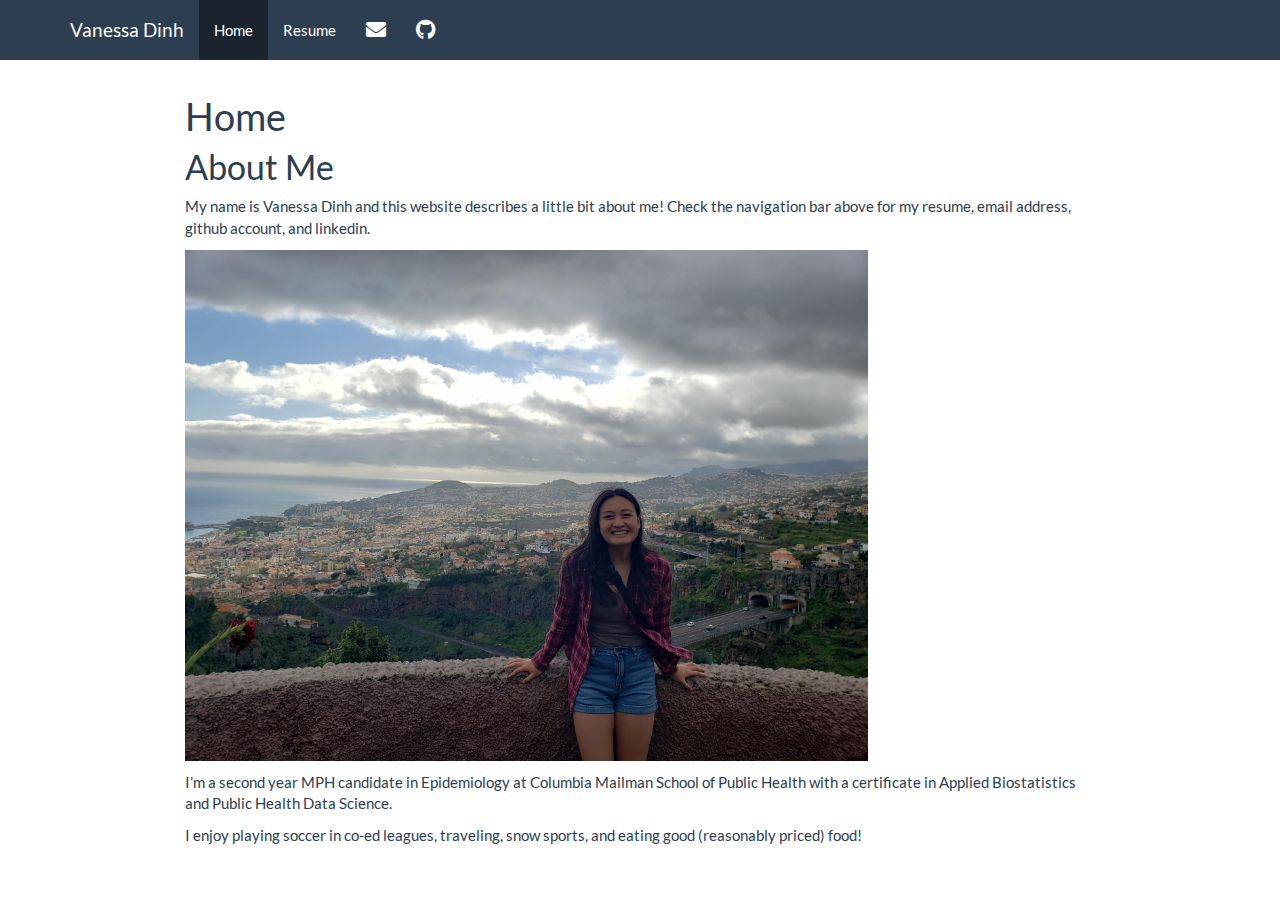
<file: index.html>
<!DOCTYPE html>

<html>

<head>

<meta charset="utf-8" />
<meta name="generator" content="pandoc" />
<meta http-equiv="X-UA-Compatible" content="IE=EDGE" />




<title>Home</title>

<script src="site_libs/header-attrs-2.16/header-attrs.js"></script>
<script src="site_libs/jquery-3.6.0/jquery-3.6.0.min.js"></script>
<meta name="viewport" content="width=device-width, initial-scale=1" />
<link href="site_libs/bootstrap-3.3.5/css/flatly.min.css" rel="stylesheet" />
<script src="site_libs/bootstrap-3.3.5/js/bootstrap.min.js"></script>
<script src="site_libs/bootstrap-3.3.5/shim/html5shiv.min.js"></script>
<script src="site_libs/bootstrap-3.3.5/shim/respond.min.js"></script>
<style>h1 {font-size: 34px;}
       h1.title {font-size: 38px;}
       h2 {font-size: 30px;}
       h3 {font-size: 24px;}
       h4 {font-size: 18px;}
       h5 {font-size: 16px;}
       h6 {font-size: 12px;}
       code {color: inherit; background-color: rgba(0, 0, 0, 0.04);}
       pre:not([class]) { background-color: white }</style>
<script src="site_libs/navigation-1.1/tabsets.js"></script>
<link href="site_libs/highlightjs-9.12.0/default.css" rel="stylesheet" />
<script src="site_libs/highlightjs-9.12.0/highlight.js"></script>
<link href="site_libs/font-awesome-5.1.0/css/all.css" rel="stylesheet" />
<link href="site_libs/font-awesome-5.1.0/css/v4-shims.css" rel="stylesheet" />

<style type="text/css">
  code{white-space: pre-wrap;}
  span.smallcaps{font-variant: small-caps;}
  span.underline{text-decoration: underline;}
  div.column{display: inline-block; vertical-align: top; width: 50%;}
  div.hanging-indent{margin-left: 1.5em; text-indent: -1.5em;}
  ul.task-list{list-style: none;}
    </style>

<style type="text/css">code{white-space: pre;}</style>
<script type="text/javascript">
if (window.hljs) {
  hljs.configure({languages: []});
  hljs.initHighlightingOnLoad();
  if (document.readyState && document.readyState === "complete") {
    window.setTimeout(function() { hljs.initHighlighting(); }, 0);
  }
}
</script>









<style type = "text/css">
.main-container {
  max-width: 940px;
  margin-left: auto;
  margin-right: auto;
}
img {
  max-width:100%;
}
.tabbed-pane {
  padding-top: 12px;
}
.html-widget {
  margin-bottom: 20px;
}
button.code-folding-btn:focus {
  outline: none;
}
summary {
  display: list-item;
}
details > summary > p:only-child {
  display: inline;
}
pre code {
  padding: 0;
}
</style>


<style type="text/css">
.dropdown-submenu {
  position: relative;
}
.dropdown-submenu>.dropdown-menu {
  top: 0;
  left: 100%;
  margin-top: -6px;
  margin-left: -1px;
  border-radius: 0 6px 6px 6px;
}
.dropdown-submenu:hover>.dropdown-menu {
  display: block;
}
.dropdown-submenu>a:after {
  display: block;
  content: " ";
  float: right;
  width: 0;
  height: 0;
  border-color: transparent;
  border-style: solid;
  border-width: 5px 0 5px 5px;
  border-left-color: #cccccc;
  margin-top: 5px;
  margin-right: -10px;
}
.dropdown-submenu:hover>a:after {
  border-left-color: #adb5bd;
}
.dropdown-submenu.pull-left {
  float: none;
}
.dropdown-submenu.pull-left>.dropdown-menu {
  left: -100%;
  margin-left: 10px;
  border-radius: 6px 0 6px 6px;
}
</style>

<script type="text/javascript">
// manage active state of menu based on current page
$(document).ready(function () {
  // active menu anchor
  href = window.location.pathname
  href = href.substr(href.lastIndexOf('/') + 1)
  if (href === "")
    href = "index.html";
  var menuAnchor = $('a[href="' + href + '"]');

  // mark the anchor link active (and if it's in a dropdown, also mark that active)
  var dropdown = menuAnchor.closest('li.dropdown');
  if (window.bootstrap) { // Bootstrap 4+
    menuAnchor.addClass('active');
    dropdown.find('> .dropdown-toggle').addClass('active');
  } else { // Bootstrap 3
    menuAnchor.parent().addClass('active');
    dropdown.addClass('active');
  }

  // Navbar adjustments
  var navHeight = $(".navbar").first().height() + 15;
  var style = document.createElement('style');
  var pt = "padding-top: " + navHeight + "px; ";
  var mt = "margin-top: -" + navHeight + "px; ";
  var css = "";
  // offset scroll position for anchor links (for fixed navbar)
  for (var i = 1; i <= 6; i++) {
    css += ".section h" + i + "{ " + pt + mt + "}\n";
  }
  style.innerHTML = "body {" + pt + "padding-bottom: 40px; }\n" + css;
  document.head.appendChild(style);
});
</script>

<!-- tabsets -->

<style type="text/css">
.tabset-dropdown > .nav-tabs {
  display: inline-table;
  max-height: 500px;
  min-height: 44px;
  overflow-y: auto;
  border: 1px solid #ddd;
  border-radius: 4px;
}

.tabset-dropdown > .nav-tabs > li.active:before {
  content: "";
  font-family: 'Glyphicons Halflings';
  display: inline-block;
  padding: 10px;
  border-right: 1px solid #ddd;
}

.tabset-dropdown > .nav-tabs.nav-tabs-open > li.active:before {
  content: "&#xe258;";
  border: none;
}

.tabset-dropdown > .nav-tabs.nav-tabs-open:before {
  content: "";
  font-family: 'Glyphicons Halflings';
  display: inline-block;
  padding: 10px;
  border-right: 1px solid #ddd;
}

.tabset-dropdown > .nav-tabs > li.active {
  display: block;
}

.tabset-dropdown > .nav-tabs > li > a,
.tabset-dropdown > .nav-tabs > li > a:focus,
.tabset-dropdown > .nav-tabs > li > a:hover {
  border: none;
  display: inline-block;
  border-radius: 4px;
  background-color: transparent;
}

.tabset-dropdown > .nav-tabs.nav-tabs-open > li {
  display: block;
  float: none;
}

.tabset-dropdown > .nav-tabs > li {
  display: none;
}
</style>

<!-- code folding -->




</head>

<body>


<div class="container-fluid main-container">




<div class="navbar navbar-default  navbar-fixed-top" role="navigation">
  <div class="container">
    <div class="navbar-header">
      <button type="button" class="navbar-toggle collapsed" data-toggle="collapse" data-bs-toggle="collapse" data-target="#navbar" data-bs-target="#navbar">
        <span class="icon-bar"></span>
        <span class="icon-bar"></span>
        <span class="icon-bar"></span>
      </button>
      <a class="navbar-brand" href="index.html">Vanessa Dinh</a>
    </div>
    <div id="navbar" class="navbar-collapse collapse">
      <ul class="nav navbar-nav">
        <li>
  <a href="index.html">Home</a>
</li>
<li>
  <a href="resume.html">Resume</a>
</li>
<li>
  <a href="mailto:vd2407@cumc.columbia.edu">
    <span class="fa fa-envelope fa-lg"></span>
     
  </a>
</li>
<li>
  <a href="http://github.com/vd24071/">
    <span class="fa fa-github fa-lg"></span>
     
  </a>
</li>
      </ul>
      <ul class="nav navbar-nav navbar-right">
        
      </ul>
    </div><!--/.nav-collapse -->
  </div><!--/.container -->
</div><!--/.navbar -->

<div id="header">



<h1 class="title toc-ignore">Home</h1>

</div>


<div id="about-me" class="section level1">
<h1>About Me</h1>
<p>My name is Vanessa Dinh and this website describes a little bit about
me! Check the navigation bar above for my resume, email address, github
account, and linkedin.</p>
<p><img src="/pictures/20220310_165014.jpg" style="width:75%"></p>
<p>I’m a second year MPH candidate in Epidemiology at Columbia Mailman
School of Public Health with a certificate in Applied Biostatistics and
Public Health Data Science.</p>
<p>I enjoy playing soccer in co-ed leagues, traveling, snow sports, and
eating good (reasonably priced) food!</p>
</div>




</div>

<script>

// add bootstrap table styles to pandoc tables
function bootstrapStylePandocTables() {
  $('tr.odd').parent('tbody').parent('table').addClass('table table-condensed');
}
$(document).ready(function () {
  bootstrapStylePandocTables();
});


</script>

<!-- tabsets -->

<script>
$(document).ready(function () {
  window.buildTabsets("TOC");
});

$(document).ready(function () {
  $('.tabset-dropdown > .nav-tabs > li').click(function () {
    $(this).parent().toggleClass('nav-tabs-open');
  });
});
</script>

<!-- code folding -->


<!-- dynamically load mathjax for compatibility with self-contained -->
<script>
  (function () {
    var script = document.createElement("script");
    script.type = "text/javascript";
    script.src  = "https://mathjax.rstudio.com/latest/MathJax.js?config=TeX-AMS-MML_HTMLorMML";
    document.getElementsByTagName("head")[0].appendChild(script);
  })();
</script>

</body>
</html>
</file>
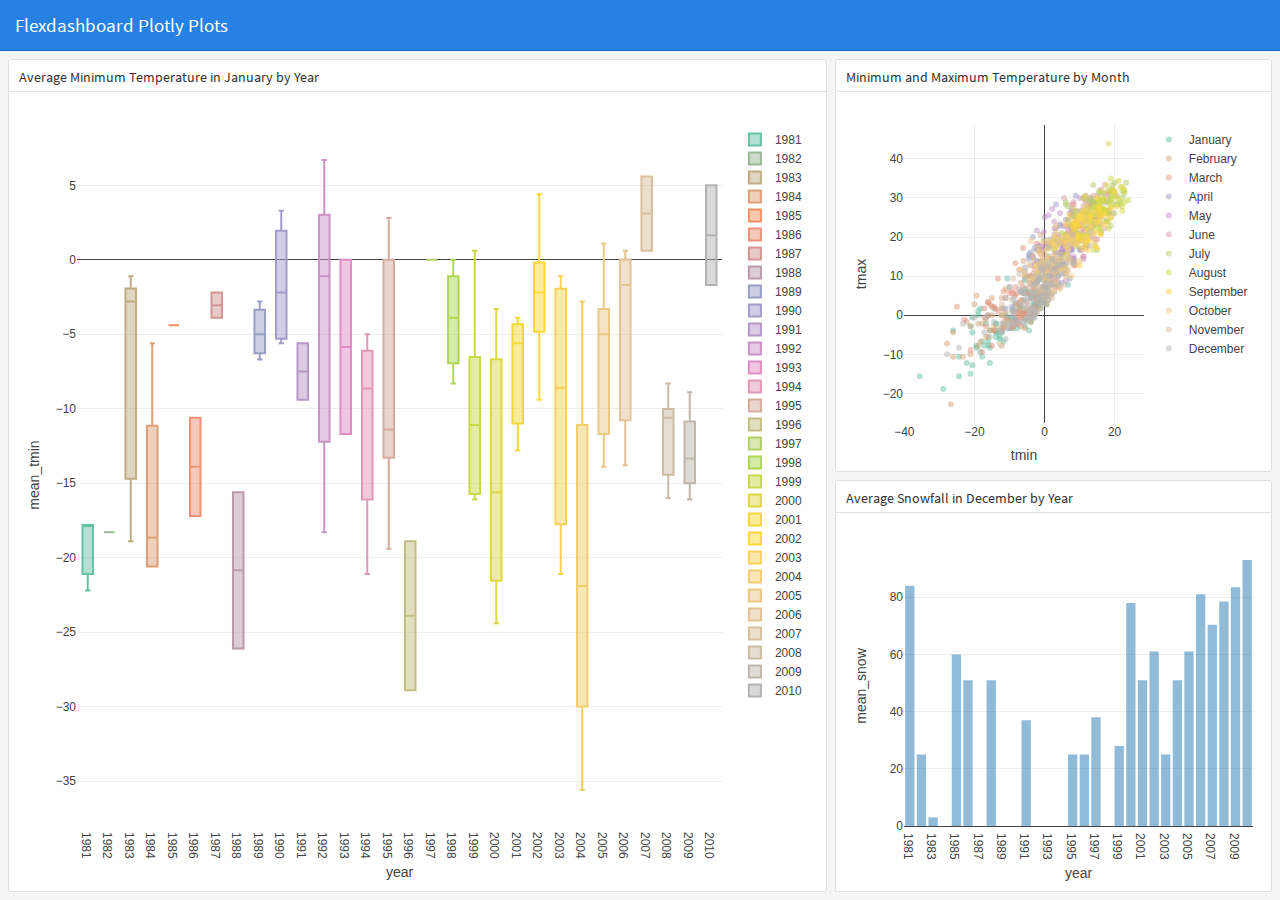
<file: flexdashboard.html>
<!DOCTYPE html>
<html xmlns="http://www.w3.org/1999/xhtml">
<head>

<meta charset="utf-8">
<meta http-equiv="Content-Type" content="text/html; charset=utf-8" />
<meta name="generator" content="pandoc" />



<title>Flexdashboard Plotly Plots</title>

<meta property="og:title" content="Flexdashboard Plotly Plots" />

<meta name='viewport' content='width=device-width, initial-scale=1.0, maximum-scale=1.0, user-scalable=no' />

<link rel="icon" href="data:image/x-icon;" type="image/x-icon">


<script type="text/javascript">
window.FlexDashboardComponents = [];
</script>

<script src="site_libs/header-attrs-2.16/header-attrs.js"></script>
<script src="site_libs/jquery-3.6.0/jquery-3.6.0.min.js"></script>
<meta name="viewport" content="width=device-width, initial-scale=1" />
<link href="site_libs/bootstrap-3.3.5/css/cosmo.min.css" rel="stylesheet" />
<script src="site_libs/bootstrap-3.3.5/js/bootstrap.min.js"></script>
<script src="site_libs/bootstrap-3.3.5/shim/html5shiv.min.js"></script>
<script src="site_libs/bootstrap-3.3.5/shim/respond.min.js"></script>
<style>h1 {font-size: 34px;}
       h1.title {font-size: 38px;}
       h2 {font-size: 30px;}
       h3 {font-size: 24px;}
       h4 {font-size: 18px;}
       h5 {font-size: 16px;}
       h6 {font-size: 12px;}
       code {color: inherit; background-color: rgba(0, 0, 0, 0.04);}
       pre:not([class]) { background-color: white }</style>
<script src="site_libs/stickytableheaders-0.1.19/jquery.stickytableheaders.min.js"></script>
<link href="site_libs/value-box-accent-static-0.6.0/theme-cosmo-value-box.css" rel="stylesheet" />
<link href="site_libs/flexdashboard-css-0.6.0/flexdashboard.min.css" rel="stylesheet" />
<link href="site_libs/flexdashboard-css-0.6.0/theme-cosmo.css" rel="stylesheet" />
<script src="site_libs/htmlwidgets-1.5.4/htmlwidgets.js"></script>
<script src="site_libs/plotly-binding-4.10.0/plotly.js"></script>
<script src="site_libs/typedarray-0.1/typedarray.min.js"></script>
<link href="site_libs/crosstalk-1.2.0/css/crosstalk.min.css" rel="stylesheet" />
<script src="site_libs/crosstalk-1.2.0/js/crosstalk.min.js"></script>
<link href="site_libs/plotly-htmlwidgets-css-2.5.1/plotly-htmlwidgets.css" rel="stylesheet" />
<script src="site_libs/plotly-main-2.5.1/plotly-latest.min.js"></script>
<style type="text/css">
/*
  CSS for flexdashboard.js' use of Sly(). The sizing/position of this CSS needs to be
  applied _before_ flexdashboard.js initializes, which is why this CSS has been pulled
  out from flexdashboard.scss and inlined in the document's head.
*/

.storyboard-nav button {
  background: transparent;
  border: 0;
  opacity: .3;
  outline: none;
  padding: 0;
}

.storyboard-nav button:hover,
.storyboard-nav button:hover {
  opacity: .5;
}

.storyboard-nav button:disabled,
.storyboard-nav button:disabled {
  opacity: .1;
}

.storyboard-nav .sbnext,
.storyboard-nav .sbprev {
  float: left;
  width: 2%;
  height: 120px;
}

.storyboard-nav .sbprev {
  text-align: left;
  width: 2%;
}

.storyboard-nav .sbnext {
  float: right;
  text-align: right;
  margin-right: 8px;
}

.storyboard-nav .sbframelist {
  margin: 0 auto;
  width: 94%;
  height: 120px;
  overflow: hidden;
  text-shadow: none;
  margin-bottom: 8px;
}

.storyboard-nav .sbframelist ul {
  list-style: none;
  margin: 0;
  padding: 0;
  height: 100%;
}

.storyboard-nav .sbframelist ul li {
  float: left;
  width: 270px;
  height: 100%;
  padding: 10px 10px 10px 10px;
  margin-right: 8px;
  text-align: left;
  cursor: pointer;
}

.storyboard-nav .sbframelist ul li:last-child {
  margin-right: 0px;
}

.sbframe-commentary {
  width: 300px;
}

.sbframe-commentary ul {
  padding-left: 22px;
}

.sbframe.active {
  display: flex;
}

.sbframe:not(.active) {
  display: none;
}
@media only screen and (min-width: 768px) {
html, body {
  height: 100%;
}

#dashboard-container {
  height: 100%;
}
}
</style>



</head>

<body>

<div class="navbar navbar-inverse navbar-fixed-top" role="navigation">
<div class="container-fluid">
<div class="navbar-header">

<span class="navbar-logo">
  
</span>
<span class="navbar-brand">
  Flexdashboard Plotly Plots
  <span class="navbar-author">
        </span>
</span>

<button id="navbar-button" type="button" class="navbar-toggle collapsed pull-right" data-toggle="collapse" data-bs-toggle="collapse" data-target="#navbar" data-bs-target="#navbar">
<span class="icon-bar"></span>
<span class="icon-bar"></span>
<span class="icon-bar"></span>
</button>

</div>
<div id="navbar" class="navbar-collapse collapse">
<ul class="nav navbar-nav navbar-left">
</ul>
<ul class="nav navbar-nav navbar-right">
</ul>
</div><!--/.nav-collapse-->
</div><!--/.container-->
</div><!--/.navbar-->

<script type="text/javascript">


var FlexDashboard = (function () {

  // initialize options
  var _options = {};

  var FlexDashboard = function() {

    // default options
    _options = $.extend(_options, {
      theme: "cosmo",
      fillPage: false,
      orientation: 'columns',
      storyboard: false,
      defaultFigWidth: 576,
      defaultFigHeight: 461,
      defaultFigWidthMobile: 360,
      defaultFigHeightMobile: 461,
      isMobile: false,
      isPortrait: false,
      resize_reload: true
    });
  };

  function init(options) {

    // extend default options
    $.extend(true, _options, options);

    // add ids to sections that don't have them (pandoc won't assign ids
    // to e.g. sections with titles consisting of only chinese characters)
    var nextId = 1;
    $('.level1:not([id]),.level2:not([id]),.level3:not([id])').each(function() {
      $(this).attr('id', 'dashboard-' + nextId++);
    });

    // find navbar items
    var navbarItems = $('#flexdashboard-navbar');
    if (navbarItems.length)
      navbarItems = JSON.parse(navbarItems.html());
    addNavbarItems(navbarItems);

    // find the main dashboard container
    var dashboardContainer = $('#dashboard-container');

    // resolve mobile classes
    resolveMobileClasses(dashboardContainer);

    // one time global initialization for components
    componentsInit(dashboardContainer);

    // look for a global sidebar
    var globalSidebar = dashboardContainer.find(".section.level1.sidebar");
    if (globalSidebar.length > 0) {

      // global layout for fullscreen displays
      if (!isMobilePhone()) {

         // hoist it up to the top level
         globalSidebar.insertBefore(dashboardContainer);

         // lay it out (set width/positions)
         layoutSidebar(globalSidebar, dashboardContainer);

      // tuck sidebar into first page for mobile phones
      } else {

        // convert it into a level3 section
        globalSidebar.removeClass('sidebar');
        globalSidebar.removeClass('level1');
        globalSidebar.addClass('level3');
        var h1 = globalSidebar.children('h1');
        var h3 = $('<h3></h3>');
        h3.append(h1.contents());
        h3.insertBefore(h1);
        h1.detach();

        // move it into the first page
        var page = dashboardContainer.find('.section.level1').first();
        if (page.length > 0)
          page.prepend(globalSidebar);
      }
    }

    // look for pages to layout
    var pages = $('div.section.level1');
    if (pages.length > 0) {

        // find the navbar and collapse on clicked
        var navbar = $('#navbar');
        navbar.on("click", "a[data-toggle!=dropdown]", null, function () {
           navbar.collapse('hide');
        });

        // envelop the dashboard container in a tab content div
        dashboardContainer.wrapInner('<div class="tab-content"></div>');

        pages.each(function(index) {

          // lay it out
          layoutDashboardPage($(this));

          // add it to the navbar
          addToNavbar($(this), index === 0);

        });

    } else {

      // remove the navbar and navbar button if we don't
      // have any navbuttons
      if (navbarItems.length === 0) {
        $('#navbar').remove();
        $('#navbar-button').remove();
      }

      // add the storyboard class if requested
      if (_options.storyboard)
        dashboardContainer.addClass('storyboard');

      // layout the entire page
      layoutDashboardPage(dashboardContainer);
    }

    // if we are in shiny we need to trigger a window resize event to
    // force correct layout of shiny-bound-output elements
    if (isShinyDoc())
      $(window).trigger('resize');

    // make main components visible
    $('.section.sidebar').css('visibility', 'visible');
    dashboardContainer.css('visibility', 'visible');

    // handle location hash
    handleLocationHash();

    // intialize prism highlighting
    initPrismHighlighting();

    // record mobile and orientation state then register a handler
    // to refresh if resize_reload is set to true and it changes
    _options.isMobile = isMobilePhone();
    _options.isPortrait = isPortrait();
    if (_options.resize_reload) {
      $(window).on('resize', function() {
        if (_options.isMobile !== isMobilePhone() ||
            _options.isPortrait !== isPortrait()) {
          window.location.reload();
        }
      });
    } else {
      // if in desktop mode and resizing to mobile, make sure the heights are 100%
      // This enforces what `fillpage.css` does for "wider" pages.
      // Since we are not reloading once the page becomes small, we need to force the height to 100%
      // This is a new situation introduced when `_options.resize_reload` is `false`
      if (! _options.isMobile) {
        // only add if `fillpage.css` was added in the first place
        if (_options.fillPage) {
          // fillpage.css
          $("html,body,#dashboard").css("height", "100%");
        }
      }
    }
    // trigger layoutcomplete event
    dashboardContainer.trigger('flexdashboard:layoutcomplete');
  }

  function resolveMobileClasses(dashboardContainer) {
     // add top level layout class
    dashboardContainer.addClass(isMobilePhone() ? 'mobile-layout' :
                                                  'desktop-layout');

    // look for .mobile sections and add .no-mobile to their peers
    var mobileSections = $('.section.mobile');
    mobileSections.each(function() {
       var id = $(this).attr('id');
       var nomobileId = id.replace(/-\d+$/, '');
       $('#' + nomobileId).addClass('no-mobile');
    });
  }

  function addNavbarItems(navbarItems) {

    var navbarLeft = $('ul.navbar-left');
    var navbarRight = $('ul.navbar-right');

    for (var i = 0; i<navbarItems.length; i++) {

      // get the item
      var item = navbarItems[i];

      // determine the container
      var container = null;
      if (item.align === "left")
        container = navbarLeft;
      else
        container = navbarRight;

      // navbar menu if we have multiple items
      if (item.items) {
        var menu = navbarMenu(null, item.icon, item.title, container);
        for (var j = 0; j<item.items.length; j++) {
          var subItem = item.items[j];
          var li = $('<li></li>');
          var a = navbarLink(subItem.icon, subItem.title, subItem.href, subItem.target);
          a.removeClass("nav-link").addClass("dropdown-item");
          li.append(a);
          menu.append(li);
        }
      } else {
        var li = $('<li class="nav-item"></li>');
        li.append(navbarLink(item.icon, item.title, item.href, item.target));
        container.append(li);
      }
    }
  }

  // create or get a reference to an existing dropdown menu
  function navbarMenu(id, icon, title, container) {
    var existingMenu = [];
    if (id)
      existingMenu = container.children('#' + id);
    if (existingMenu.length > 0) {
      return existingMenu.children('ul');
    } else {
      var li = $('<li class="nav-item"></li>');
      if (id)
        li.attr('id', id);
      li.addClass('dropdown');
      // auto add "Share" title on mobile if necessary
      if (!title && icon && (icon === "fa-share-alt") && isMobilePhone())
        title = "Share";
      if (title) {
        title = title + ' <span class="caret"></span>';
      }
      var a = navbarLink(icon, title, "#");
      a.addClass('dropdown-toggle');
      a.attr('data-toggle', 'dropdown');
      a.attr('data-bs-toggle', 'dropdown');
      a.attr('role', 'button');
      a.attr('aria-expanded', 'false');
      li.append(a);
      var ul = $('<ul class="dropdown-menu"></ul>');
      ul.attr('role', 'menu');
      li.append(ul);
      container.append(li);
      return ul;
    }
  }

  function addToNavbar(page, active) {

    // capture the id and data-icon attribute (if any)
    var id = page.attr('id');
    var icon = page.attr('data-icon');
    var navmenu = page.attr('data-navmenu');

    // get hidden state (transfer this to navbar)
    var hidden = page.hasClass('hidden');
    page.removeClass('hidden');

    // sanitize the id for use with bootstrap tabs
    id = id.replace(/[.\/?&!#<>]/g, '').replace(/\s/g, '_');
    page.attr('id', id);

    // get the wrapper
    var wrapper = page.closest('.dashboard-page-wrapper');

    // move the id to the wrapper
    page.removeAttr('id');
    wrapper.attr('id', id);

    // add the tab-pane class to the wrapper
    wrapper.addClass('tab-pane');
    if (active)
      wrapper.addClass('active');

    // get a reference to the h1, discover its inner contens, then detach it
    var h1 = wrapper.find('h1').first();
    var title = h1.contents();
    h1.detach();

    // create a navbar item
    var li = $('<li></li>');
    var a = navbarLink(icon, title, '#' + id);
    a.attr('data-toggle', 'tab');
    li.append(a);

    // add it to the navbar (or navbar menu if specified)
    var container = $('ul.navbar-left');
    if (navmenu) {
      var menuId = navmenu.replace(/\s+/g, '');
      var menu = navbarMenu(menuId, null, navmenu, container);
      li.find("> a").removeClass("nav-link").addClass("dropdown-item");
      menu.append(li);
    } else {
      li.addClass("nav-item")
      container.append(li);
    }

    // hide it if requested
    if (hidden)
      li.addClass('hidden');
  }

  function navbarLink(icon, title, href, target) {

    var a = $('<a class="nav-link"></a>');
    if (icon) {

      // get the name of the icon set and icon
      var dashPos = icon.indexOf("-");
      var iconSet = null;
      var iconSplit = icon.split(" ");
      if (iconSplit.length > 1) {
        iconSet = iconSplit[0];
        icon = iconSplit.slice(1).join(" ");
      } else {
        iconSet = icon.substring(0, dashPos);
      }
      var iconName = icon.substring(dashPos + 1);

      // create the icon
      var iconElement = $('<span class="' + iconSet + ' ' + icon + '"></span>');
      if (title)
        iconElement.css('margin-right', '7px');
      a.append(iconElement);
      // if href is null see if we can auto-generate based on icon (e.g. social)
      if (!href)
        maybeGenerateLinkFromIcon(iconName, a);
    }
    if (title)
      a.append(title);

    // add the href.
    if (href) {
      if (href === "source_embed") {
        a.attr('href', '#');
        a.attr('data-featherlight', "#flexdashboard-source-code");
        a.featherlight({
            beforeOpen: function(event){
              $('body').addClass('unselectable');
            },
            afterClose: function(event){
              $('body').removeClass('unselectable');
            }
        });
      } else {
        a.attr('href', href);
      }
    }

    // add the arget
    if (target)
      a.attr('target', target);

    return a;
  }

  // auto generate a link from an icon name (e.g. twitter) when possible
  function maybeGenerateLinkFromIcon(iconName, a) {

     var serviceLinks = {
      "twitter": "https://twitter.com/share?text=" + encodeURIComponent(document.title) + "&url="+encodeURIComponent(location.href),
      "facebook": "https://www.facebook.com/sharer/sharer.php?s=100&p[url]="+encodeURIComponent(location.href),
      "linkedin": "https://www.linkedin.com/shareArticle?mini=true&url="+encodeURIComponent(location.href) + "&title=" + encodeURIComponent(document.title),
      "pinterest": "https://pinterest.com/pin/create/link/?url="+encodeURIComponent(location.href) + "&description=" + encodeURIComponent(document.title)
    };

    var makeSocialLink = function(a, href) {
      a.attr('href', '#');
      a.on('click', function(e) {
        e.preventDefault();
        window.open(href);
      });
    };

    $.each(serviceLinks, function(key, value) {
      if (iconName.indexOf(key) !== -1)
        makeSocialLink(a, value);
    });
  }

  // layout a dashboard page
  function layoutDashboardPage(page) {

    // use a page wrapper so that free form content above the
    // dashboard appears at the top rather than the side (as it
    // would without the wrapper in a column orientation)
    var wrapper = $('<div class="dashboard-page-wrapper"></div>');
    page.wrap(wrapper);

    // if there are no level2 or level3 headers synthesize a level3
    // header to contain the (e.g. frame it, scroll container, etc.)
    var headers = page.find('h2,h3');
    if (headers.length === 0)
      page.wrapInner('<div class="section level3"></div>');

    // hoist up any content before level 2 or level 3 headers
    var children = page.children();
    children.each(function(index) {
      if ($(this).hasClass('level2') || $(this).hasClass('level3'))
        return false;
      $(this).insertBefore(page);
    });

    // determine orientation and fillPage behavior for distinct media
    var orientation, fillPage, storyboard;

    // media: mobile phone
    if (isMobilePhone()) {

      // if there is a sidebar we need to ensure it's content
      // is properly framed as an h3
      var sidebar = page.find('.section.sidebar');
      sidebar.removeClass('sidebar');
      sidebar.wrapInner('<div class="section level3"></div>');
      var h2 = sidebar.find('h2');
      var h3 = $('<h3></h3>');
      h3.append(h2.contents());
      h3.insertBefore(h2);
      h2.detach();

      // wipeout h2 elements then enclose them in a single h2
      var level2 = page.find('div.section.level2');
      level2.each(function() {
        level2.children('h2').remove();
        level2.children().unwrap();
      });
      page.wrapInner('<div class="section level2"></div>');

      // substitute mobile images
      if (isPortrait()) {
        var mobileFigures = $('img.mobile-figure');
        mobileFigures.each(function() {
          // get the src (might be base64 encoded)
          var src = $(this).attr('src');

          // find it's peer
          var id = $(this).attr('data-mobile-figure-id');
          var img = $('img[data-figure-id=' + id + "]");
          img.attr('src', src)
             .attr('width', _options.defaultFigWidthMobile)
             .attr('height', _options.defaultFigHeightMobile);
        });
      }

      // hoist storyboard commentary into it's own section
      if (page.hasClass('storyboard')) {
        var commentaryHR = page.find('div.section.level3 hr');
        commentaryHR.each(function() {
          var commentary = $(this).nextAll().detach();
          var commentarySection = $('<div class="section level3"></div>');
          commentarySection.append(commentary);
          commentarySection.insertAfter($(this).closest('div.section.level3'));
          $(this).remove();
        });
      }

      // force a non full screen layout by columns
      orientation = _options.orientation = 'columns';
      fillPage = _options.fillPage = false;
      storyboard = _options.storyboard = false;

    // media: desktop
    } else {

      // determine orientation
      orientation = page.attr('data-orientation');
      if (orientation !== 'rows' && orientation != 'columns')
        orientation = _options.orientation;

      // determine storyboard mode
      storyboard = page.hasClass('storyboard');

      // fillPage based on options (force for storyboard)
      fillPage = _options.fillPage || storyboard;

      // handle sidebar
      var sidebar = page.find('.section.level2.sidebar');
      if (sidebar.length > 0)
        layoutSidebar(sidebar, page);
    }

    // give it and it's parent divs height: 100% if we are in fillPage mode
    if (fillPage) {
      page.addClass('vertical-layout-fill');
      page.css('height', '100%');
      page.parents('div').css('height', '100%');
    } else {
      page.addClass('vertical-layout-scroll');
    }

    // perform the layout
    if (storyboard)
      layoutPageAsStoryboard(page);
    else if (orientation === 'rows')
      layoutPageByRows(page, fillPage);
    else if (orientation === 'columns')
      layoutPageByColumns(page, fillPage);
  }

  function layoutSidebar(sidebar, content) {

    // get it out of the header hierarchy
    sidebar = sidebar.first();
    if (sidebar.hasClass('level1')) {
      sidebar.removeClass('level1');
      sidebar.children('h1').remove();
    } else if (sidebar.hasClass('level2')) {
      sidebar.removeClass('level2');
      sidebar.children('h2').remove();
    }

    // determine width
    var sidebarWidth = isTablet() ? 220 : 250;
    var dataWidth = parseInt(sidebar.attr('data-width'));
    if (dataWidth)
      sidebarWidth = dataWidth;

    // set the width and shift the page right to accomodate the sidebar
    sidebar.css('width', sidebarWidth + 'px');
    content.css('padding-left', sidebarWidth + 'px');

    // wrap it's contents in a form
    sidebar.wrapInner($('<form></form>'));
  }

  function layoutPageAsStoryboard(page) {

    // create storyboard navigation
    var nav = $('<div class="storyboard-nav"></div>');

    // add navigation buttons
    var prev = $('<button class="sbprev"><i class="fa fa-angle-left"></i></button>');
    nav.append(prev);
    var next= $('<button class="sbnext"><i class="fa fa-angle-right"></i></button>');
    nav.append(next);

    // add navigation frame
    var frameList = $('<div class="sbframelist"></div>');
    nav.append(frameList);
    var ul = $('<ul></ul>');
    frameList.append(ul);

     // find all the level3 sections (those are the storyboard frames)
    var frames = page.find('div.section.level3');
    frames.each(function() {

      // mark it
      $(this).addClass('sbframe');

      // divide it into chart content and (optional) commentary
      $(this).addClass('dashboard-column-orientation');

      // stuff the chart into it's own div w/ flex
      $(this).wrapInner('<div class="sbframe-component"></div>');
      setFlex($(this), 1);
      var frame = $(this).children('.sbframe-component');

      // extract the title from the h3
      var li = $('<li></li>');
      var h3 = frame.children('h3');
      li.append(h3.contents());
      h3.detach();
      ul.append(li);

      // extract commentary
      var hr = frame.children('hr');
      if (hr.length) {
        var commentary = hr.nextAll().detach();
        hr.remove();
        var commentaryFrame = $('<div class="sbframe-commentary"></div>');
        commentaryFrame.addClass('flowing-content-shim');
        commentaryFrame.addClass('flowing-content-container');
        commentaryFrame.append(commentary);
        $(this).append(commentaryFrame);

        // look for a data-commentary-width attribute
        var commentaryWidth = $(this).attr('data-commentary-width');
        if (commentaryWidth)
          commentaryFrame.css('width', commentaryWidth + 'px');
      }

      // layout the chart (force flex)
      var result = layoutChart(frame, true);

      // ice the notes if there are none
      if (!result.notes)
        frame.find('.chart-notes').remove();

      // set flex on chart
      setFlex(frame, 1);
    });

    // create a div to hold all the frames
    var frameContent = $('<div class="sbframe-content"></div>');
    frameContent.addClass('dashboard-row-orientation');
    frameContent.append(frames.detach());

    // row orientation to stack nav and frame content
    page.addClass('dashboard-row-orientation');
    page.append(nav);
    page.append(frameContent);
    setFlex(frameContent, 1);

    // initialize sly
    var sly = new Sly(frameList, {
    		horizontal: true,
    		itemNav: 'basic',
    		smart: true,
    		activateOn: 'click',
    		startAt: 0,
    		scrollBy: 1,
    		activatePageOn: 'click',
    		speed: 200,
    		moveBy: 600,
    		dragHandle: true,
    		dynamicHandle: true,
    		clickBar: true,
    		keyboardNavBy: 'items',
    		next: next,
    		prev: prev
    	}).init();

    // make first frame active
    frames.removeClass('active');
    frames.first().addClass('active');

    // subscribe to frame changed events
    sly.on('active', function (eventName, itemIndex) {
      frames.removeClass('active');
      frames.eq(itemIndex).addClass('active')
                          .trigger('shown');
    });
  }

  function layoutPageByRows(page, fillPage) {

    // row orientation
    page.addClass('dashboard-row-orientation');

    // find all the level2 sections (those are the rows)
    var rows = page.find('div.section.level2');

    // if there are no level2 sections then treat the
    // entire page as if it's a level 2 section
    if (rows.length === 0) {
      page.wrapInner('<div class="section level2"></div>');
      rows = page.find('div.section.level2');
    }

    rows.each(function () {

      // flags
      var haveNotes = false;
      var haveFlexHeight = true;

      // remove the h2
      $(this).children('h2').remove();

      // check for a tabset
      var isTabset = $(this).hasClass('tabset');
      if (isTabset)
        layoutTabset($(this));

      // give it row layout semantics if it's not a tabset
      if (!isTabset)
        $(this).addClass('dashboard-row');

      // find all of the level 3 subheads
      var columns = $(this).find('div.section.level3');

      // determine figureSizes sizes
      var figureSizes = chartFigureSizes(columns);

      // fixup the columns
      columns.each(function(index) {

        // layout the chart (force flex if we are in a tabset)
        var result = layoutChart($(this), isTabset);

        // update flexHeight state
        if (!result.flex)
          haveFlexHeight = false;

        // update state
        if (result.notes)
          haveNotes = true;

        // set the column flex based on the figure width
        // (value boxes will just get the default figure width)
        var chartWidth = figureSizes[index].width;
        setFlex($(this), chartWidth + ' ' + chartWidth + ' 0px');

      });

      // remove empty chart note divs
      if (isTabset)
        $(this).find('.chart-notes').filter(function() {
            return $(this).html() === "&nbsp;";
        }).remove();
      if (!haveNotes)
        $(this).find('.chart-notes').remove();

       // make it a flexbox row
      if (haveFlexHeight)
        $(this).addClass('dashboard-row-flex');

      // now we can set the height on all the wrappers (based on maximum
      // figure height + room for title and notes, or data-height on the
      // container if specified). However, don't do this if there is
      // no flex on any of the constituent columns
      var flexHeight = null;
      var dataHeight = parseInt($(this).attr('data-height'));
      if (dataHeight)
        flexHeight = adjustedHeight(dataHeight, columns.first());
      else if (haveFlexHeight)
        flexHeight = maxChartHeight(figureSizes, columns);
      if (flexHeight) {
        if (fillPage)
          setFlex($(this), flexHeight + ' ' + flexHeight + ' 0px');
        else {
          $(this).css('height', flexHeight + 'px');
          setFlex($(this), '0 0 ' + flexHeight + 'px');
        }
      }

    });
  }

  function layoutPageByColumns(page, fillPage) {

    // column orientation
    page.addClass('dashboard-column-orientation');

    // find all the level2 sections (those are the columns)
    var columns = page.find('div.section.level2');

    // if there are no level2 sections then treat the
    // entire page as if it's a level 2 section
    if (columns.length === 0) {
      page.wrapInner('<div class="section level2"></div>');
      columns = page.find('div.section.level2');
    }

    // layout each column
    columns.each(function (index) {

      // remove the h2
      $(this).children('h2').remove();

      // make it a flexbox column
      $(this).addClass('dashboard-column');

      // check for a tabset
      var isTabset = $(this).hasClass('tabset');
      if (isTabset)
        layoutTabset($(this));

      // find all the h3 elements
      var rows = $(this).find('div.section.level3');

      // get the figure sizes for the rows
      var figureSizes = chartFigureSizes(rows);

      // column flex is the max row width (or data-width if specified)
      var flexWidth;
      var dataWidth = parseInt($(this).attr('data-width'));
      if (dataWidth)
        flexWidth = dataWidth;
      else
        flexWidth = maxChartWidth(figureSizes);
      setFlex($(this), flexWidth + ' ' + flexWidth + ' 0px');

      // layout each chart
      rows.each(function(index) {

        // perform the layout
        var result = layoutChart($(this), false);

        // ice the notes if there are none
        if (!result.notes)
          $(this).find('.chart-notes').remove();

        // set flex height based on figHeight, then adjust
        if (result.flex) {
          var chartHeight = figureSizes[index].height;
          chartHeight = adjustedHeight(chartHeight, $(this));
          if (fillPage)
            setFlex($(this), chartHeight + ' ' + chartHeight + ' 0px');
          else {
            $(this).css('height', chartHeight + 'px');
            setFlex($(this), chartHeight + ' ' + chartHeight + ' ' + chartHeight + 'px');
          }
        }
      });
    });
  }

  function chartFigureSizes(charts) {

    // sizes
    var figureSizes = new Array(charts.length);

    // check each chart
    charts.each(function(index) {

      // start with default
      figureSizes[index] = {
        width: _options.defaultFigWidth,
        height: _options.defaultFigHeight
      };

      // look for data-height or data-width then knit options
      var dataWidth = parseInt($(this).attr('data-width'));
      var dataHeight = parseInt($(this).attr('data-height'));
      var knitrOptions = $(this).find('.knitr-options:first');
      var knitrWidth, knitrHeight;
      if (knitrOptions) {
        knitrWidth = parseInt(knitrOptions.attr('data-fig-width'));
        knitrHeight =  parseInt(knitrOptions.attr('data-fig-height'));
      }

      // width
      if (dataWidth)
        figureSizes[index].width = dataWidth;
      else if (knitrWidth)
        figureSizes[index].width = knitrWidth;

      // height
      if (dataHeight)
        figureSizes[index].height = dataHeight;
      else if (knitrHeight)
        figureSizes[index].height = knitrHeight;
    });

    // return sizes
    return figureSizes;
  }

  function maxChartHeight(figureSizes, charts) {

    // first compute the maximum height
    var maxHeight = _options.defaultFigHeight;
    for (var i = 0; i<figureSizes.length; i++)
      if (figureSizes[i].height > maxHeight)
        maxHeight = figureSizes[i].height;

    // now add offests for chart title and chart notes
    if (charts.length)
      maxHeight = adjustedHeight(maxHeight, charts.first());

    return maxHeight;
  }

  function adjustedHeight(height, chart) {
    if (chart.length > 0) {
      var chartTitle = chart.find('.chart-title');
      if (chartTitle.length)
        height += chartTitle.first().outerHeight();
      var chartNotes = chart.find('.chart-notes');
      if (chartNotes.length)
        height += chartNotes.first().outerHeight();
    }
    return height;
  }

  function maxChartWidth(figureSizes) {
    var maxWidth = _options.defaultFigWidth;
    for (var i = 0; i<figureSizes.length; i++)
      if (figureSizes[i].width > maxWidth)
        maxWidth = figureSizes[i].width;
    return maxWidth;
  }

  // layout a chart
  function layoutChart(chart, forceFlex) {

    // state to return
    var result = {
      notes: false,
      flex: false
    };

    // extract the title
    var title = extractTitle(chart);

    // find components that apply to this container
    var components = componentsFind(chart);

    // if it's a custom component then call it and return
    var customComponents = componentsCustom(components);
    if (customComponents.length) {
      componentsLayout(customComponents, title, chart);
      result.notes = false;
      result.flex = forceFlex || componentsFlex(customComponents);
      return result;
    }

    // put all the content in a chart wrapper div
    chart.addClass('chart-wrapper');
    chart.wrapInner('<div class="chart-stage"></div>');
    var chartContent = chart.children('.chart-stage');

    // flex the content if appropriate
    result.flex = forceFlex || componentsFlex(components);
    if (result.flex) {
      // add flex classes
      chart.addClass('chart-wrapper-flex');
      chartContent.addClass('chart-stage-flex');

      // additional shim to break out of flexbox sizing
      chartContent.wrapInner('<div class="chart-shim"></div>');
      chartContent = chartContent.children('.chart-shim');
    }

    // set custom data-padding attribute
    var pad = chart.attr('data-padding');
    if (pad) {
      if (pad === "0")
        chart.addClass('no-padding');
      else {
        pad = pad + 'px';
        chartContent.css('left', pad)
                    .css('top', pad)
                    .css('right', pad)
                    .css('bottom', pad)
      }
    }

    // call compoents
    componentsLayout(components, title, chartContent);

    // also activate components on shiny output
    findShinyOutput(chartContent).on('shiny:value',
      function(event) {
        var element = $(event.target);
        setTimeout(function() {

          // see if we opted out of flex based on our output (for shiny
          // we can't tell what type of output we have until after the
          // value is bound)
          var components = componentsFind(element);
          var flex = forceFlex || componentsFlex(components);
          if (!flex) {
            chart.css('height', "");
            setFlex(chart, "");
            chart.removeClass('chart-wrapper-flex');
            chartContent.removeClass('chart-stage-flex');
            chartContent.children().unwrap();
          }

          // perform layout
          componentsLayout(components, title, element.parent());
        }, 10);
      });

    // add the title
    var chartTitle = $('<div class="chart-title"></div>');
    chartTitle.append(title);
    chart.prepend(chartTitle);

    // add the notes section
    var chartNotes = $('<div class="chart-notes"></div>');
    chartNotes.html('&nbsp;');
    chart.append(chartNotes);

    // attempt to extract notes if we have a component
    if (components.length)
      result.notes = extractChartNotes(chartContent, chartNotes);

    // return result
    return result;
  }

  // build a tabset from a section div with the .tabset class
  function layoutTabset(tabset) {

    // check for fade option
    var fade = tabset.hasClass("tabset-fade");
    var pills = tabset.hasClass("tabset-pills");
    var navClass = pills ? "nav-pills" : "nav-tabs";

    // determine the heading level of the tabset and tabs
    var match = tabset.attr('class').match(/level(\d) /);
    if (match === null)
      return;
    var tabsetLevel = Number(match[1]);
    var tabLevel = tabsetLevel + 1;

    // find all subheadings immediately below
    var tabs = tabset.find("div.section.level" + tabLevel);
    if (!tabs.length)
      return;

    // create tablist and tab-content elements
    var tabList = $('<ul class="nav ' + navClass + '" role="tablist"></ul>');
    $(tabs[0]).before(tabList);
    var tabContent = $('<div class="tab-content"></div>');
    $(tabs[0]).before(tabContent);

    // build the tabset
    var activeTab = 0;
    tabs.each(function(i) {

      // get the tab div
      var tab = $(tabs[i]);

      // get the id then sanitize it for use with bootstrap tabs
      var id = tab.attr('id');

      // see if this is marked as the active tab
      if (tab.hasClass('active'))
        activeTab = i;

      // sanitize the id for use with bootstrap tabs
      id = id.replace(/[.\/?&!#<>]/g, '').replace(/\s/g, '_');
      tab.attr('id', id);

      // get the heading element within it and grab it's text
      var heading = tab.find('h' + tabLevel + ':first');
      var headingDom = heading.contents();

      // build and append the tab list item
      var a = $('<a role="tab" data-toggle="tab" class="nav-link"></a>');
      a.append(headingDom);
      a.attr('href', '#' + id);
      a.attr('aria-controls', id);
      var li = $('<li role="presentation" class="nav-item"></li>');
      li.append(a);
      tabList.append(li);

      // set it's attributes
      tab.attr('role', 'tabpanel');
      tab.addClass('tab-pane');
      tab.addClass('tabbed-pane');
      tab.addClass('no-title');
      if (fade)
        tab.addClass('fade');

      // move it into the tab content div
      tab.detach().appendTo(tabContent);
    });

    // set active tab
    $(tabList.children()[activeTab]).tab("show");
    var active = $(tabContent.children('div.section')[activeTab]);
    active.addClass('active');
    if (fade)
      active.addClass('in');

    // add nav-tabs-custom
    tabset.addClass('nav-tabs-custom');

    // internal layout is dashboard-column with tab-content flexing
    tabset.addClass('dashboard-column');
    setFlex(tabContent, 1);
  }

  // one time global initialization for components
  function componentsInit(dashboardContainer) {
    for (var i=0; i<window.FlexDashboardComponents.length; i++) {
      var component = window.FlexDashboardComponents[i];
      if (component.init)
        component.init(dashboardContainer);
    }
  }

  // find components that apply within a container
  function componentsFind(container) {

    // look for components
    var components = [];
    for (var i=0; i<window.FlexDashboardComponents.length; i++) {
      var component = window.FlexDashboardComponents[i];
      if (component.find(container).length)
        components.push(component);
    }

    // if there were none then use a special flowing content component
    // that just adds a scrollbar in fillPage mode
    if (components.length == 0) {
      components.push({
        find: function(container) {
          return container;
        },

        flex: function(fillPage) {
          return fillPage;
        },

        layout: function(title, container, element, fillPage) {
          if (fillPage) {
            container.addClass('flowing-content-shim');
            container.addClass('flowing-content-container');
          }
        }
      });
    }

    return components;
  }

  // if there is a custom component then pick it out
  function componentsCustom(components) {
    var customComponent = [];
    for (var i=0; i<components.length; i++)
      if (components[i].type === "custom") {
        customComponent.push(components[i]);
        break;
      }
    return customComponent;
  }

  // query all components for flex
  function componentsFlex(components) {

    // no components at all means no flex
    if (components.length === 0)
      return false;

    // otherwise query components (assume true unless we see false)
    var isMobile = isMobilePhone();
    for (var i=0; i<components.length; i++)
      if (components[i].flex && !components[i].flex(_options.fillPage))
        return false;
    return true;
  }

  // layout all components
  function componentsLayout(components, title, container) {
    var isMobile = isMobilePhone();
    for (var i=0; i<components.length; i++) {
      var element = components[i].find(container);
      if (components[i].layout) {
        // call layout (don't call other components if it returns false)
        var result = components[i].layout(title, container, element, _options.fillPage);
        if (result === false)
          return;
      }
    }
  }

  // get a reference to the h3, discover it's inner html, and remove it
  function extractTitle(container) {
    var h3 = container.children('h3').first();
    var title = '';
    if (!container.hasClass('no-title'))
      title = h3.contents();
    h3.detach();
    return title;
  }

  // extract chart notes
  function extractChartNotes(chartContent, chartNotes) {
    // look for a terminating blockquote or image caption
    var blockquote = chartContent.children('blockquote:last-child');
    var caption = chartContent.children('div.image-container')
                              .children('p.caption');
    if (blockquote.length) {
      chartNotes.empty().append(blockquote.children('p:first-child').contents());
      blockquote.remove();
      return true;
    } else if (caption.length) {
      chartNotes.empty().append(caption.contents());
      caption.remove();
      return true;
    } else {
      return false;
    }
  }

  function findShinyOutput(chartContent) {
    return chartContent.find('.shiny-text-output, .shiny-html-output');
  }

  // safely detect rendering on a mobile phone
  function isMobilePhone() {
    try
    {
      return ! window.matchMedia("only screen and (min-width: 768px)").matches;
    }
    catch(e) {
      return false;
    }
  }

  function isFillPage() {
    return _options.fillPage;
  }

  // detect portrait mode
  function isPortrait() {
    return ($(window).width() < $(window).height());
  }

  // safely detect rendering on a tablet
  function isTablet() {
    try
    {
      return window.matchMedia("only screen and (min-width: 769px) and (max-width: 992px)").matches;
    }
    catch(e) {
      return false;
    }
  }

  // test whether this is a shiny doc
  function isShinyDoc() {
    return (typeof(window.Shiny) !== "undefined" && !!window.Shiny.outputBindings);
  }

  // set flex using vendor specific prefixes
  function setFlex(el, flex) {
    el.css('-webkit-box-flex', flex)
      .css('-webkit-flex', flex)
      .css('-ms-flex', flex)
      .css('flex', flex);
  }

  // support bookmarking of pages
  function handleLocationHash() {

    // restore tab/page from bookmark
    var hash = window.decodeURIComponent(window.location.hash);
    if (hash.length > 0)
      $('ul.nav a[href="' + hash + '"]').tab('show');
    FlexDashboardUtils.manageActiveNavbarMenu();

    // navigate to a tab when the history changes
    window.addEventListener("popstate", function(e) {
      var hash = window.decodeURIComponent(window.location.hash);
      var activeTab = $('ul.nav a[href="' + hash + '"]');
      if (activeTab.length) {
        activeTab.tab('show');
      } else {
        $('ul.nav a:first').tab('show');
      }
      FlexDashboardUtils.manageActiveNavbarMenu();
    });

    // add a hash to the URL when the user clicks on a tab/page
    $('.navbar-nav a[data-toggle="tab"]').on('click', function(e) {
      var baseUrl = FlexDashboardUtils.urlWithoutHash(window.location.href);
      var hash = FlexDashboardUtils.urlHash($(this).attr('href'));
      var href = baseUrl + hash;
      FlexDashboardUtils.setLocation(href);
    });

    // handle clicks of other links that should activate pages
    var navPages = $('ul.navbar-nav li a[data-toggle=tab]');
    navPages.each(function() {
      var href =  $(this).attr('href');
      var links = $('a[href="' + href + '"][data-toggle!=tab]');
      links.each(function() {
        $(this).on('click', function(e) {
          window.FlexDashboardUtils.showPage(href);
        });
      });
    });
  }

  // tweak Prism highlighting
  function initPrismHighlighting() {

    if (window.Prism) {
      Prism.languages.insertBefore('r', 'comment', {
        'heading': [
          {
            // title 1
        	  // =======

        	  // title 2
        	  // -------
        	  pattern: /\w+.*(?:\r?\n|\r)(?:====+|----+)/,
            alias: 'operator'
          },
          {
            // ### title 3
            pattern: /(^\s*)###[^#].+/m,
            lookbehind: true,
            alias: 'operator'
          }
        ]
      });

      // prism highlight
      Prism.highlightAll();
    }
  }

  FlexDashboard.prototype = {
    constructor: FlexDashboard,
    init: init,
    isMobilePhone: isMobilePhone,
    isFillPage: isFillPage
  };

  return FlexDashboard;

})();

// utils
window.FlexDashboardUtils = {
  resizableImage: function(img) {
    var src = img.attr('src');
    var url = 'url("' + src + '")';
    img.parent().css('background', url)
                .css('background-size', 'contain')
                .css('background-repeat', 'no-repeat')
                .css('background-position', 'center')
                .addClass('image-container');
  },
  setLocation: function(href) {
    if (history && history.pushState) {
      history.pushState(null, null, href);
    } else {
      window.location.replace(href);
    }
    setTimeout(function() {
        window.scrollTo(0, 0);
    }, 10);
    this.manageActiveNavbarMenu();
  },
  showPage: function(href) {
    $('ul.navbar-nav li a[href="' + href + '"]').tab('show');
    var baseUrl = this.urlWithoutHash(window.location.href);
    var loc = baseUrl + href;
    this.setLocation(loc);
  },
  showLinkedValue: function(href) {
    // check for a page link
    if ($('ul.navbar-nav li a[data-toggle=tab][href="' + href + '"]').length > 0)
      this.showPage(href);
    else
      window.open(href);
  },
  urlWithoutHash: function(url) {
    var hashLoc = url.indexOf('#');
    if (hashLoc != -1)
      return url.substring(0, hashLoc);
    else
      return url;
  },
  urlHash: function(url) {
    var hashLoc = url.indexOf('#');
    if (hashLoc != -1)
      return url.substring(hashLoc);
    else
      return "";
  },
  manageActiveNavbarMenu: function () {
    // remove active from currently active tabs
    $('.navbar ul.nav .active').removeClass('active');
    // find the active tab
    var activeTab = $('.dashboard-page-wrapper.tab-pane.active');
    if (activeTab.length > 0) {
      var tabId = activeTab.attr('id');
      if (tabId)
        $(".navbar ul.nav a[href='#" + tabId + "']").tab("show");
    }
  }
};

window.FlexDashboard = new FlexDashboard();

// empty content
window.FlexDashboardComponents.push({
  find: function(container) {
    if (container.find('p').length == 0)
      return container;
    else
      return $();
  }
})

// plot image
window.FlexDashboardComponents.push({

  find: function(container) {
    return container.children('p')
                    .children('img:only-child');
  },

  layout: function(title, container, element, fillPage) {
    FlexDashboardUtils.resizableImage(element);
  }
});

// plot image (figure style)
window.FlexDashboardComponents.push({

  find: function(container) {
    return container.children('div.figure').children('img');
  },

  layout: function(title, container, element, fillPage) {
    FlexDashboardUtils.resizableImage(element);
  }
});

// htmlwidget
window.FlexDashboardComponents.push({

  init: function(dashboardContainer) {
    // trigger "shown" after initial layout to force static htmlwidgets
    // in runtime: shiny to be resized after the dom has been transformed
    dashboardContainer.on('flexdashboard:layoutcomplete', function(event) {
      setTimeout(function() {
        dashboardContainer.trigger('shown');
      }, 200);
    });
  },

  find: function(container) {
    return container.children('div[id^="htmlwidget-"],div.html-widget');
  }
});

// gauge
window.FlexDashboardComponents.push({

  find: function(container) {
    return container.children('div.html-widget.gauge');
  },

  flex: function(fillPage) {
    return false;
  },

  layout: function(title, container, element, fillPage) {


  }

});

// shiny output
window.FlexDashboardComponents.push({
  find: function(container) {
    return container.children('div[class^="shiny-"]');
  }
});

// bootstrap table
window.FlexDashboardComponents.push({

  find: function(container) {
    var bsTable = container.find('table.table');
    if (bsTable.length !== 0)
      return bsTable;
    else
      return container.find('tr.header').parent('thead').parent('table');
  },

  flex: function(fillPage) {
    return fillPage;
  },

  layout: function(title, container, element, fillPage) {

    // alias variables
    var bsTable = element;

    // fixup xtable generated tables with a proper thead
    var headerRow = bsTable.find('tbody > tr:first-child > th').parent();
    if (headerRow.length > 0) {
      var thead = $('<thead></thead>');
      bsTable.prepend(thead);
      headerRow.detach().appendTo(thead);
    }

    // improve appearance
    container.addClass('bootstrap-table');

    // for fill page provide scrolling w/ sticky headers
    if (fillPage) {
      // force scrollbar on overflow
      container.addClass('flowing-content-shim');

      // stable table headers when scrolling
      bsTable.stickyTableHeaders({
        scrollableArea: container
      });
    }
  }
});

// embedded shiny app
window.FlexDashboardComponents.push({

  find: function(container) {
    return container.find('iframe.shiny-frame');
  },

  flex: function(fillPage) {
    return fillPage;
  },

  layout: function(title, container, element, fillPage) {
    if (fillPage) {
      element.attr('height', '100%');
    } else {
      // provide default height if necessary
      var height = element.get(0).style.height;
      if (!height)
        height = element.attr('height');
      if (!height)
        element.attr('height', 500);
    }
  }
});

// shiny fillRow or fillCol
window.FlexDashboardComponents.push({

  find: function(container) {
    return container.find('.flexfill-container');
  },

  flex: function(fillPage) {
    return fillPage;
  },

  layout: function(title, container, element, fillPage) {
    if (fillPage)
      element.css('height', '100%');
    else {
      // provide default height if necessary
      var height = element.get(0).style.height;
      if (height === "100%" || height === "auto" || height === "initial" ||
          height === "inherit" || !height) {
        element.css('height', 500);
      }
    }
  }
});

// valueBox
window.FlexDashboardComponents.push({

  type: "custom",

  find: function(container) {
    if (container.find('span.value-output, .shiny-valuebox-output').length)
      return container;
    else
      return $();
  },

  flex: function(fillPage) {
    return false;
  },

  layout: function(title, container, element, fillPage) {

    // alias variables
    var chartTitle = title;
    var valueBox = element;

    // add value-box class to container
    container.addClass('value-box');

    // value paragraph
    var value = $('<p class="value"></p>');

    // if we have shiny-text-output then just move it in
    var valueOutputSpan = [];
    var shinyOutput = valueBox.find('.shiny-valuebox-output').detach();
    if (shinyOutput.length) {
      valueBox.children().remove();
      shinyOutput.html("&mdash;");
      value.append(shinyOutput);
    } else {
      // extract the value (remove leading vector index)
      var chartValue = valueBox.text().trim();
      chartValue = chartValue.replace("[1] ", "");
      valueOutputSpan = valueBox.find('span.value-output').detach();
      valueBox.children().remove();
      value.text(chartValue);
    }

    // caption
    var caption = $('<p class="caption"></p>');
    caption.append(chartTitle);

    // build inner div for value box and add it
    var inner = $('<div class="inner"></div>');
    inner.append(value);
    inner.append(caption);
    valueBox.append(inner);

    // add icon if specified
    var icon = $('<div class="icon"><i></i></div>');
    valueBox.append(icon);
    function setIcon(chartIcon) {
      var iconLib = "";
      var iconSplit = chartIcon.split(" ");
      if (iconSplit.length > 1) {
        iconLib = iconSplit[0];
        chartIcon = iconSplit.slice(1).join(" ");
      } else {
        var components = chartIcon.split("-");
        if (components.length > 1)
          iconLib = components[0];
      }
      icon.children('i').attr('class', iconLib + ' ' + chartIcon);
    }
    var chartIcon = valueBox.attr('data-icon');
    if (chartIcon)
      setIcon(chartIcon);

    // handle data attributes in valueOutputSpan
    function handleValueOutput(valueOutput) {

      // caption
      var dataCaption = valueOutput.attr('data-caption');
      if (dataCaption)
        caption.html(dataCaption);

      // icon
      var dataIcon = valueOutput.attr('data-icon');
      if (dataIcon)
        setIcon(dataIcon);

      // If valueBox(color=) was an accent color, this attr should
      // be populated with the accent color and the relevant CSS comes
      // in through HTML dependencies
      var dataColorAccent = valueOutput.attr('data-color-accent');
      var valueBoxClasses = "value-box-" + (["primary", "info", "danger", "warning", "success"].join(" value-box-"));
      if (dataColorAccent) {
        valueBox.removeClass(valueBoxClasses);
        valueBox.addClass('value-box-' + dataColorAccent);
      }

      // If valueBox(color=) was a CSS color, these other data-color-*
      // attrs will be populated
      var dataColor = valueOutput.attr('data-color');
      if (dataColor) {
        valueBox.removeClass(valueBoxClasses);
        valueBox.css('background-color', dataColor);
      }
      var dataColorText = valueOutput.attr('data-color-text');
      if (dataColorText) {
        valueBox.find(".inner").css('color', dataColorText);
      }
      var dataColorIcon = valueOutput.attr('data-color-icon');
      if (dataColorIcon) {
        valueBox.find(".icon").css('color', dataColorIcon);
      }

      // url
      var dataHref = valueOutput.attr('data-href');
      if (dataHref) {
        valueBox.addClass('linked-value');
        valueBox.off('click.value-box');
        valueBox.on('click.value-box', function(e) {
          window.FlexDashboardUtils.showLinkedValue(dataHref);
        });
      }
    }

    // check for a valueOutputSpan
    if (valueOutputSpan.length > 0) {
      handleValueOutput(valueOutputSpan);
    }

    // if we have a shinyOutput then bind a listener to handle
    // new valueOutputSpan values
    shinyOutput.on('shiny:value',
      function(event) {
        var element = $(event.target);
        setTimeout(function() {
          var valueOutputSpan = element.find('span.value-output');
          if (valueOutputSpan.length > 0)
            handleValueOutput(valueOutputSpan);
        }, 10);
      }
    );
  }
});
</script>

<div id="dashboard-container">

<div id="column" class="section level2" data-width="650">
<h2>Column</h2>
<div id="average-minimum-temperature-in-january-by-year"
class="section level3">
<h3>Average Minimum Temperature in January by Year</h3>
<div class="knitr-options" data-fig-width="576" data-fig-height="460">

</div>
<div id="htmlwidget-979d21b299d177819b04" style="width:576px;height:460.8px;" class="plotly html-widget"></div>
<script type="application/json" data-for="htmlwidget-979d21b299d177819b04">{"x":{"visdat":{"4eb4432a33d3":["function () ","plotlyVisDat"]},"cur_data":"4eb4432a33d3","attrs":{"4eb4432a33d3":{"x":{},"y":{},"color":{},"alpha":0.5,"alpha_stroke":1,"sizes":[10,100],"spans":[1,20],"type":"box"}},"layout":{"margin":{"b":40,"l":60,"t":25,"r":10},"xaxis":{"domain":[0,1],"automargin":true,"title":"year","type":"category","categoryorder":"array","categoryarray":["1981","1982","1983","1984","1985","1986","1987","1988","1989","1990","1991","1992","1993","1994","1995","1996","1997","1998","1999","2000","2001","2002","2003","2004","2005","2006","2007","2008","2009","2010"]},"yaxis":{"domain":[0,1],"automargin":true,"title":"mean_tmin"},"hovermode":"closest","showlegend":true},"source":"A","config":{"modeBarButtonsToAdd":["hoverclosest","hovercompare"],"showSendToCloud":false},"data":[{"fillcolor":"rgba(102,194,165,0.5)","x":["1981","1981","1981"],"y":[-22.2,-17.8,-17.8],"type":"box","name":"1981","marker":{"color":"rgba(102,194,165,0.5)","line":{"color":"rgba(102,194,165,1)"}},"line":{"color":"rgba(102,194,165,1)"},"xaxis":"x","yaxis":"y","frame":null},{"fillcolor":"rgba(154,184,149,0.5)","x":["1982"],"y":[-18.3],"type":"box","name":"1982","marker":{"color":"rgba(154,184,149,0.5)","line":{"color":"rgba(154,184,149,1)"}},"line":{"color":"rgba(154,184,149,1)"},"xaxis":"x","yaxis":"y","frame":null},{"fillcolor":"rgba(191,172,132,0.5)","x":["1983","1983","1983","1983","1983"],"y":[-2.2,-1.1,-18.9,-13.3,-2.8],"type":"box","name":"1983","marker":{"color":"rgba(191,172,132,0.5)","line":{"color":"rgba(191,172,132,1)"}},"line":{"color":"rgba(191,172,132,1)"},"xaxis":"x","yaxis":"y","frame":null},{"fillcolor":"rgba(222,159,116,0.5)","x":["1984","1984","1984","1984"],"y":[-16.7,-20.6,-5.6,-20.6],"type":"box","name":"1984","marker":{"color":"rgba(222,159,116,0.5)","line":{"color":"rgba(222,159,116,1)"}},"line":{"color":"rgba(222,159,116,1)"},"xaxis":"x","yaxis":"y","frame":null},{"fillcolor":"rgba(248,143,100,0.5)","x":["1985"],"y":[-4.4],"type":"box","name":"1985","marker":{"color":"rgba(248,143,100,0.5)","line":{"color":"rgba(248,143,100,1)"}},"line":{"color":"rgba(248,143,100,1)"},"xaxis":"x","yaxis":"y","frame":null},{"fillcolor":"rgba(235,146,120,0.5)","x":["1986","1986"],"y":[-10.6,-17.2],"type":"box","name":"1986","marker":{"color":"rgba(235,146,120,0.5)","line":{"color":"rgba(235,146,120,1)"}},"line":{"color":"rgba(235,146,120,1)"},"xaxis":"x","yaxis":"y","frame":null},{"fillcolor":"rgba(212,150,146,0.5)","x":["1987","1987"],"y":[-3.9,-2.2],"type":"box","name":"1987","marker":{"color":"rgba(212,150,146,0.5)","line":{"color":"rgba(212,150,146,1)"}},"line":{"color":"rgba(212,150,146,1)"},"xaxis":"x","yaxis":"y","frame":null},{"fillcolor":"rgba(186,155,171,0.5)","x":["1988","1988"],"y":[-26.1,-15.6],"type":"box","name":"1988","marker":{"color":"rgba(186,155,171,0.5)","line":{"color":"rgba(186,155,171,1)"}},"line":{"color":"rgba(186,155,171,1)"},"xaxis":"x","yaxis":"y","frame":null},{"fillcolor":"rgba(153,159,196,0.5)","x":["1989","1989","1989"],"y":[-5,-6.7,-2.8],"type":"box","name":"1989","marker":{"color":"rgba(153,159,196,0.5)","line":{"color":"rgba(153,159,196,1)"}},"line":{"color":"rgba(153,159,196,1)"},"xaxis":"x","yaxis":"y","frame":null},{"fillcolor":"rgba(159,157,202,0.5)","x":["1990","1990","1990","1990"],"y":[3.3,-5,-5.6,0.6],"type":"box","name":"1990","marker":{"color":"rgba(159,157,202,0.5)","line":{"color":"rgba(159,157,202,1)"}},"line":{"color":"rgba(159,157,202,1)"},"xaxis":"x","yaxis":"y","frame":null},{"fillcolor":"rgba(182,152,200,0.5)","x":["1991","1991"],"y":[-5.6,-9.4],"type":"box","name":"1991","marker":{"color":"rgba(182,152,200,0.5)","line":{"color":"rgba(182,152,200,1)"}},"line":{"color":"rgba(182,152,200,1)"},"xaxis":"x","yaxis":"y","frame":null},{"fillcolor":"rgba(203,147,198,0.5)","x":["1992","1992","1992","1992","1992","1992","1992"],"y":[-13.9,6.7,-18.3,2.2,-7.2,3.3,-1.1],"type":"box","name":"1992","marker":{"color":"rgba(203,147,198,0.5)","line":{"color":"rgba(203,147,198,1)"}},"line":{"color":"rgba(203,147,198,1)"},"xaxis":"x","yaxis":"y","frame":null},{"fillcolor":"rgba(223,141,196,0.5)","x":["1993","1993"],"y":[0,-11.7],"type":"box","name":"1993","marker":{"color":"rgba(223,141,196,0.5)","line":{"color":"rgba(223,141,196,1)"}},"line":{"color":"rgba(223,141,196,1)"},"xaxis":"x","yaxis":"y","frame":null},{"fillcolor":"rgba(225,151,181,0.5)","x":["1994","1994","1994","1994","1994","1994"],"y":[-10.6,-6.1,-16.1,-6.7,-5,-21.1],"type":"box","name":"1994","marker":{"color":"rgba(225,151,181,0.5)","line":{"color":"rgba(225,151,181,1)"}},"line":{"color":"rgba(225,151,181,1)"},"xaxis":"x","yaxis":"y","frame":null},{"fillcolor":"rgba(212,171,157,0.5)","x":["1995","1995","1995","1995","1995","1995"],"y":[-19.4,2.8,0,-13.3,-12.2,-10.6],"type":"box","name":"1995","marker":{"color":"rgba(212,171,157,0.5)","line":{"color":"rgba(212,171,157,1)"}},"line":{"color":"rgba(212,171,157,1)"},"xaxis":"x","yaxis":"y","frame":null},{"fillcolor":"rgba(197,190,131,0.5)","x":["1996","1996"],"y":[-18.9,-28.9],"type":"box","name":"1996","marker":{"color":"rgba(197,190,131,0.5)","line":{"color":"rgba(197,190,131,1)"}},"line":{"color":"rgba(197,190,131,1)"},"xaxis":"x","yaxis":"y","frame":null},{"fillcolor":"rgba(179,207,103,0.5)","x":["1997"],"y":[0],"type":"box","name":"1997","marker":{"color":"rgba(179,207,103,0.5)","line":{"color":"rgba(179,207,103,1)"}},"line":{"color":"rgba(179,207,103,1)"},"xaxis":"x","yaxis":"y","frame":null},{"fillcolor":"rgba(176,216,81,0.5)","x":["1998","1998","1998","1998"],"y":[-2.2,-8.3,-5.6,0],"type":"box","name":"1998","marker":{"color":"rgba(176,216,81,0.5)","line":{"color":"rgba(176,216,81,1)"}},"line":{"color":"rgba(176,216,81,1)"},"xaxis":"x","yaxis":"y","frame":null},{"fillcolor":"rgba(199,217,73,0.5)","x":["1999","1999","1999","1999","1999"],"y":[0.6,-15.6,-16.1,-8.9,-11.1],"type":"box","name":"1999","marker":{"color":"rgba(199,217,73,0.5)","line":{"color":"rgba(199,217,73,1)"}},"line":{"color":"rgba(199,217,73,1)"},"xaxis":"x","yaxis":"y","frame":null},{"fillcolor":"rgba(220,217,65,0.5)","x":["2000","2000","2000","2000","2000"],"y":[-24.4,-7.8,-20.6,-15.6,-3.3],"type":"box","name":"2000","marker":{"color":"rgba(220,217,65,0.5)","line":{"color":"rgba(220,217,65,1)"}},"line":{"color":"rgba(220,217,65,1)"},"xaxis":"x","yaxis":"y","frame":null},{"fillcolor":"rgba(241,217,55,0.5)","x":["2001","2001","2001"],"y":[-3.9,-12.8,-5.6],"type":"box","name":"2001","marker":{"color":"rgba(241,217,55,0.5)","line":{"color":"rgba(241,217,55,1)"}},"line":{"color":"rgba(241,217,55,1)"},"xaxis":"x","yaxis":"y","frame":null},{"fillcolor":"rgba(254,216,58,0.5)","x":["2002","2002","2002","2002","2002"],"y":[-9.4,4.4,-3.3,-1.7,-2.2],"type":"box","name":"2002","marker":{"color":"rgba(254,216,58,0.5)","line":{"color":"rgba(254,216,58,1)"}},"line":{"color":"rgba(254,216,58,1)"},"xaxis":"x","yaxis":"y","frame":null},{"fillcolor":"rgba(248,210,87,0.5)","x":["2003","2003","2003","2003"],"y":[-14.4,-1.1,-2.8,-21.1],"type":"box","name":"2003","marker":{"color":"rgba(248,210,87,0.5)","line":{"color":"rgba(248,210,87,1)"}},"line":{"color":"rgba(248,210,87,1)"},"xaxis":"x","yaxis":"y","frame":null},{"fillcolor":"rgba(242,205,110,0.5)","x":["2004","2004","2004","2004"],"y":[-2.8,-24.4,-35.6,-19.4],"type":"box","name":"2004","marker":{"color":"rgba(242,205,110,0.5)","line":{"color":"rgba(242,205,110,1)"}},"line":{"color":"rgba(242,205,110,1)"},"xaxis":"x","yaxis":"y","frame":null},{"fillcolor":"rgba(235,200,131,0.5)","x":["2005","2005","2005","2005","2005","2005"],"y":[-6.1,-11.7,-3.9,1.1,-13.9,-3.3],"type":"box","name":"2005","marker":{"color":"rgba(235,200,131,0.5)","line":{"color":"rgba(235,200,131,1)"}},"line":{"color":"rgba(235,200,131,1)"},"xaxis":"x","yaxis":"y","frame":null},{"fillcolor":"rgba(227,195,149,0.5)","x":["2006","2006","2006"],"y":[-1.7,0.6,-13.8],"type":"box","name":"2006","marker":{"color":"rgba(227,195,149,0.5)","line":{"color":"rgba(227,195,149,1)"}},"line":{"color":"rgba(227,195,149,1)"},"xaxis":"x","yaxis":"y","frame":null},{"fillcolor":"rgba(216,191,157,0.5)","x":["2007","2007"],"y":[5.6,0.6],"type":"box","name":"2007","marker":{"color":"rgba(216,191,157,0.5)","line":{"color":"rgba(216,191,157,1)"}},"line":{"color":"rgba(216,191,157,1)"},"xaxis":"x","yaxis":"y","frame":null},{"fillcolor":"rgba(204,187,164,0.5)","x":["2008","2008","2008","2008","2008"],"y":[-10.6,-8.3,-10.6,-13.9,-16],"type":"box","name":"2008","marker":{"color":"rgba(204,187,164,0.5)","line":{"color":"rgba(204,187,164,1)"}},"line":{"color":"rgba(204,187,164,1)"},"xaxis":"x","yaxis":"y","frame":null},{"fillcolor":"rgba(192,183,172,0.5)","x":["2009","2009","2009","2009"],"y":[-8.9,-12.8,-16.1,-13.9],"type":"box","name":"2009","marker":{"color":"rgba(192,183,172,0.5)","line":{"color":"rgba(192,183,172,1)"}},"line":{"color":"rgba(192,183,172,1)"},"xaxis":"x","yaxis":"y","frame":null},{"fillcolor":"rgba(179,179,179,0.5)","x":["2010","2010"],"y":[-1.7,5],"type":"box","name":"2010","marker":{"color":"rgba(179,179,179,0.5)","line":{"color":"rgba(179,179,179,1)"}},"line":{"color":"rgba(179,179,179,1)"},"xaxis":"x","yaxis":"y","frame":null}],"highlight":{"on":"plotly_click","persistent":false,"dynamic":false,"selectize":false,"opacityDim":0.2,"selected":{"opacity":1},"debounce":0},"shinyEvents":["plotly_hover","plotly_click","plotly_selected","plotly_relayout","plotly_brushed","plotly_brushing","plotly_clickannotation","plotly_doubleclick","plotly_deselect","plotly_afterplot","plotly_sunburstclick"],"base_url":"https://plot.ly"},"evals":[],"jsHooks":[]}</script>
</div>
</div>
<div id="column-1" class="section level2" data-width="350">
<h2>Column</h2>
<div id="minimum-and-maximum-temperature-by-month"
class="section level3">
<h3>Minimum and Maximum Temperature by Month</h3>
<div class="knitr-options" data-fig-width="576" data-fig-height="460">

</div>
<div id="htmlwidget-85b74d3396090bbdfb81" style="width:576px;height:460.8px;" class="plotly html-widget"></div>
<script type="application/json" data-for="htmlwidget-85b74d3396090bbdfb81">{"x":{"visdat":{"4eb47c26290c":["function () ","plotlyVisDat"]},"cur_data":"4eb47c26290c","attrs":{"4eb47c26290c":{"x":{},"y":{},"mode":"markers","color":{},"alpha":0.5,"alpha_stroke":1,"sizes":[10,100],"spans":[1,20],"type":"scatter"}},"layout":{"margin":{"b":40,"l":60,"t":25,"r":10},"xaxis":{"domain":[0,1],"automargin":true,"title":"tmin"},"yaxis":{"domain":[0,1],"automargin":true,"title":"tmax"},"hovermode":"closest","showlegend":true},"source":"A","config":{"modeBarButtonsToAdd":["hoverclosest","hovercompare"],"showSendToCloud":false},"data":[{"x":[2.8,-7.8,-11.7,-8.3,-35.6,-17.2,-10.6,-2.2,-12.8,-9.4,-16.1,-3.3,-20.6,-13.9,-13.9,-12.8,6.7,-11.1,-13.9,-13.3,-17.8,-5,-1.7,0.6,-5,-24.4,-3.9,-2.8,-10.6,0,-8.9,0.6,-18.9,-18.9,-16,-18.3,-2.2,-12.2,-2.2,-2.8,-15.6,-4.4,0.6,-19.4,-1.1,-2.2,-20.6,-3.9,-5.6,-6.7,-7.2,-22.2,-15.6,-10.6,-24.4,-17.8,-13.8,-3.3,-19.4,2.2,3.3,4.4,-1.1,-5,-5.6,-14.4,-9.4,-16.7,-21.1,-20.6,5,-2.8,-21.1,-5.6,-1.7,-18.3,-5.6,0.6,0,-6.7,-3.9,-6.1,-10.6,-6.1,0,-13.3,-13.9,-26.1,-10.6,-8.3,-2.8,-28.9,-5.6,-1.7,-1.1,-15.6,-16.1,-3.3,5.6,-8.9,3.3,-11.7,1.1,0],"y":[16.7,-3.3,-6.7,2.8,-15.6,-7.8,9.4,2.8,-5.6,-1.1,0,-0.6,-12.8,-4.4,-3.9,-6.1,7.8,0,-2.2,-3.9,-6.7,-1.1,8.9,6.7,10,-10.6,5.6,2.2,-2.2,3.3,-3.3,2.8,1.1,0,-7.7,1.7,5.6,-4.4,5,2.2,-3.9,-3.9,6.7,-8.3,5,4.4,-4.4,5,-2.8,2.2,1.7,-12.2,-12.2,-3.3,-15.6,-10.6,-2.1,1.1,-7.8,8.3,12.8,18.9,1.7,6.1,5.6,1.7,-0.6,-2.2,-2.8,-0.6,15.6,8.3,-15,-1.1,2.8,-9.4,6.7,12.2,3.9,0,-1.7,0.6,-1.1,3.9,7.2,-4.4,-5.6,-3.9,-0.6,-1.1,2.8,-18.9,8.9,2.2,9.4,-8.3,-6.7,2.8,12.8,1.1,11.7,-2.2,15,4.4],"mode":"markers","type":"scatter","name":"January","marker":{"color":"rgba(102,194,165,0.5)","line":{"color":"rgba(102,194,165,1)"}},"textfont":{"color":"rgba(102,194,165,0.5)"},"error_y":{"color":"rgba(102,194,165,0.5)"},"error_x":{"color":"rgba(102,194,165,0.5)"},"line":{"color":"rgba(102,194,165,0.5)"},"xaxis":"x","yaxis":"y","frame":null},{"x":[-7.1,0,0,-1.7,-7.8,-26.7,-2.8,-16.1,-11.6,-21.1,-26.1,0,-12.2,-15.6,-15.6,-12.2,-17.8,-26.1,-15,-5.6,-8.9,-14.4,-16.7,-8.9,-1.1,-0.6,-15,-19.4,-7.8,-3.3,-6.1,-5.6,-1.1,-20,-22.2,2.8,-3.3,-8.9,-11.1,-3.9,1.7,2.2,-12.2,-27.8,-5.6,-8.3,-18.3,-7.2,-3.9,-6.7,-16.7,-6,-5,-2.2,-0.6,1.1,-6.7,-2.3,-12.2,-21.1,-14.4,-4.4,-7.2,-3.9,-1.7,0.6,-5.6,-18.9,-7.2,-2.8,-12.2,-12.2,-11.1,-3.3,0.6,-18.9,-1.1,2.8,-5.6,-23.3,-9.4,-2.8,3.3,-7.8],"y":[1.7,4.4,15.6,1.7,-0.6,-22.8,1.7,-5.6,-2.7,-2.8,-4.4,6.7,-3.9,2.8,-3.9,-3.3,-2.2,-10.6,0,10,-2.8,-2.8,-1.1,-1.7,3.3,11.7,4.4,5,2.8,10.6,0.6,0.6,20.6,2.8,-1.7,10,0,1.1,6.7,0,8.9,8.9,0,-7.2,1.1,5,-6.7,0.6,-1.1,8.3,-5.6,13.9,5.6,8.3,5.6,7.2,3.3,3.6,0,-10,-3.9,7.2,1.1,-1.7,5.6,3.9,-0.6,-2.2,-2.2,13.9,4.4,-7.8,0.6,6.1,2.8,-7.8,5,7.2,-3.3,-10.6,-3.3,0.6,10,2.8],"mode":"markers","type":"scatter","name":"February","marker":{"color":"rgba(211,164,122,0.5)","line":{"color":"rgba(211,164,122,1)"}},"textfont":{"color":"rgba(211,164,122,0.5)"},"error_y":{"color":"rgba(211,164,122,0.5)"},"error_x":{"color":"rgba(211,164,122,0.5)"},"line":{"color":"rgba(211,164,122,0.5)"},"xaxis":"x","yaxis":"y","frame":null},{"x":[-7.2,-2.8,-2.2,3.9,-2.2,-8.3,-12.2,-16.7,1.1,-2.8,-17.8,3.3,-3.3,2.8,-2.8,-8.3,5,-16.1,5,-16.1,-14.4,-1.1,-11.1,-3.3,-3.9,-9.4,-1.7,7.2,-1.7,-5.6,-11.7,-5,-16.1,-11.7,-3.3,-1.7,-5,-6.1,0,-3.9,-2.8,-0.6,-3.9,0,-5.6,-8.3,10.6,-7.8,-3.9,-1.1,-11.1,5.6,7.8,-15,-13.3,-0.6,-9.4,2.8,-5,-2.8,-6.7,0,-6.7,-13.3,-13.9,-3.3,-2.8,-14.4,-7.2,-7.2,1.7,-7.2,-0.6,-17.2,-8.3,-8.9,-25,-1.1,-15,8.9,-22.8,-7.8,-6.7,-10,0,8.3,0,1.7,-3.9,-21.1,-8.9,-17.2,-4.4,-10.6,3.3,-6.1,1.7,-2.2,-7.2,-7.8,1.1],"y":[0.6,9.4,3.9,7.2,4.4,-2.2,1.7,-2.8,7.8,6.7,-9.4,8.3,0.6,10,2.2,13.3,16.1,3.3,19.4,3.3,2.2,13.9,4.4,8.9,8.3,-1.7,6.1,22.8,3.9,0,6.1,5.6,0,-3.3,4.4,5,3.3,7.2,6.1,1.1,6.7,7.2,10,5,0.6,7.2,16.7,-2.2,1.7,15.6,-1.1,11.7,14.4,2.2,9.4,6.7,6.1,15.6,1.1,12.8,-0.6,7.8,-2.8,1.1,1.7,15,7.8,-3.9,-0.6,11.7,5,3.3,16.7,1.7,0.6,-2.8,2.2,3.9,-7.8,12.8,-1.1,-1.7,3.9,5.6,18.3,12.8,5,12.2,5,-8.9,5.6,-0.6,10,-1.1,12.2,17.2,11.7,18.3,2.8,5.6,10],"mode":"markers","type":"scatter","name":"March","marker":{"color":"rgba(229,147,127,0.5)","line":{"color":"rgba(229,147,127,1)"}},"textfont":{"color":"rgba(229,147,127,0.5)"},"error_y":{"color":"rgba(229,147,127,0.5)"},"error_x":{"color":"rgba(229,147,127,0.5)"},"line":{"color":"rgba(229,147,127,0.5)"},"xaxis":"x","yaxis":"y","frame":null},{"x":[13.3,-1.7,3.9,1.1,-8.9,7.8,9.4,-3.3,5,4.4,-5.6,-0.6,10,3.9,-4.4,10,5.6,-1.1,-3.9,-10,13.3,3.9,2.8,-2.8,-11.1,-1.7,-4.4,7.8,4.4,9.4,6.7,4.4,1.7,2.2,-3.9,7.8,8.9,8.3,6.1,7.8,1.7,7.8,6.1,3.9,-6.7,6.1,8.3,0,3.9,4.4,-8.3,-3.3,5,5.6,2.2,9.4,5.6,3.3,1.1,9.4,-5.6,-9.4,-4.4,-3.3,6.1,-2.2,-1.7,-2.2,0.6,5.6,0,7.2,5,1.7,5,2.2,4.4,-2.2,3.3,0.6,0,3.3,3.3,-0.6,7.8,2.2,-3.3,4.4,1.1,-0.6],"y":[21.7,10.6,8.3,12.2,1.7,27.2,23.3,9.4,16.1,18.3,11.1,3.9,16.7,13.9,15,17.2,12.2,12.2,12.8,-3.3,29.4,15,10.6,17.2,1.7,13.3,15.6,21.1,13.3,21.1,18.9,22.8,17.8,5.6,16.1,21.7,30.6,20,16.7,16.7,11.1,16.7,10.6,10,6.1,13.3,22.2,19.4,11.7,10.6,-1.1,15,8.3,10.6,11.7,22.8,12.8,28.3,18.3,23.9,12.2,2.2,14.4,20,24.4,16.7,17.8,10,5.6,16.1,8.9,9.4,15,19.4,16.7,12.2,23.3,13.9,7.8,7.2,10,16.1,10.6,5,25.6,7.8,7.8,12.2,11.1,13.9],"mode":"markers","type":"scatter","name":"April","marker":{"color":"rgba(156,159,194,0.5)","line":{"color":"rgba(156,159,194,1)"}},"textfont":{"color":"rgba(156,159,194,0.5)"},"error_y":{"color":"rgba(156,159,194,0.5)"},"error_x":{"color":"rgba(156,159,194,0.5)"},"line":{"color":"rgba(156,159,194,0.5)"},"xaxis":"x","yaxis":"y","frame":null},{"x":[0,8.3,12.2,7.8,10,8.9,6.1,7.8,6.1,3.3,7.8,2.2,-0.6,15.6,3.3,5.6,5.6,8.3,1.1,6.1,10,-0.2,5,-1.7,0,1.7,13.3,8.3,13.3,0.6,3.9,15,5,8.3,12.2,11.1,5,2.2,4.4,12.2,2.8,-0.6,11.1,-1.1,8.3,2.2,5.6,8.3,2.8,8.3,13.9,7.2,5.6,6.1,4.4,8.3,14.4,1.1,11.1,6.1,2.8,0,2.2,3.3,-2.2,-0.6,17.2,8.9,2.8,0,8.3,10,5,2.2,15.6,3.3,13.9,8.3,6.7,3.9,2.8,7.8,6.7,11.1,11.1,6.7,7.8],"y":[25,15,27.2,25.6,30,23.3,20.6,19.4,22.8,9.4,22.8,9.4,16.7,25.6,17.8,22.8,18.9,21.7,25.6,19.4,18.9,21.3,17.2,16.7,12.2,14.4,28.3,23.3,20,11.7,18.9,25.6,18.3,19.4,17.8,30,13.3,27.2,16.1,27.8,18.9,17.2,15,17.8,21.1,10.6,17.8,14.4,22.2,28.3,24.4,26.1,17.2,19.4,26.1,13.9,24.4,17.8,21.7,8.9,8.9,14.4,10,22.2,21.7,5.6,26.7,20.6,20.6,13.3,20,22.8,18.3,14.4,23.3,11.7,24.4,14.4,18.9,20,23.9,17.8,20,18.9,14.4,15.6,17.2],"mode":"markers","type":"scatter","name":"May","marker":{"color":"rgba(194,150,199,0.5)","line":{"color":"rgba(194,150,199,1)"}},"textfont":{"color":"rgba(194,150,199,0.5)"},"error_y":{"color":"rgba(194,150,199,0.5)"},"error_x":{"color":"rgba(194,150,199,0.5)"},"line":{"color":"rgba(194,150,199,0.5)"},"xaxis":"x","yaxis":"y","frame":null},{"x":[5.6,16.1,7.8,7.8,18.3,8.9,13.3,16.1,3.9,7.8,11.1,6.7,12.8,9.4,10.6,9.4,15,8.3,6.7,15,15,8.3,13.9,13.9,10.6,8.3,11.7,13.9,11.7,15.6,10.6,20.6,16.1,14.4,17.2,9.4,6.7,18.3,8.9,10.6,17.2,13.3,12.2,12.8,11.7,7.8,11.1,17.8,18.3,7.8,17.8,15,14.4,13.3,8.9,16.1,6.7,11.1,16.1,11.1,16.1,15,11.1,15.6,13.9,12.8,17.2,9.4,12.8,17.8,11.7,11.7,11.1,6.1,7.8,11.1,-2.8,10,18.3,15,17.2,14.4,10.6,8.3,11.7,19.4,13.9,11.7,1.7,16.1,11.7,12.8],"y":[30,32.2,22.2,28.3,31.7,18.9,22.2,25,20.6,22.2,23.9,21.1,23.9,26.7,26.7,20.6,26.7,28.9,21.7,19.4,27.8,25.6,27.8,28.3,21.1,21.1,28.9,24.4,26.1,25.6,19.4,30.6,27.2,19.4,22.2,18.9,24.4,31.1,24.4,24.4,33.3,27.8,22.2,30,17.8,26.7,25.6,30,26.7,23.3,23.9,27.8,28.9,26.1,25,21.1,20,26.1,23.3,20,26.1,30.6,27.8,25,30.6,25,28.9,20,26.1,26.7,17.2,24.4,22.2,17.8,18.9,15,11.7,22.8,26.1,28.9,31.1,24.4,22.8,18.3,25.6,26.1,22.8,29.4,17.8,27.2,30.6,28.3],"mode":"markers","type":"scatter","name":"June","marker":{"color":"rgba(223,155,177,0.5)","line":{"color":"rgba(223,155,177,1)"}},"textfont":{"color":"rgba(223,155,177,0.5)"},"error_y":{"color":"rgba(223,155,177,0.5)"},"error_x":{"color":"rgba(223,155,177,0.5)"},"line":{"color":"rgba(223,155,177,0.5)"},"xaxis":"x","yaxis":"y","frame":null},{"x":[20,8.3,12.8,13.9,13.9,15.6,15,23.3,15,17.2,17.8,8.3,15.6,6.7,19.4,22.2,12.2,15,15,20,22.2,12.2,13.3,18.9,22.8,14.4,16.7,18.9,16.1,13.3,12.2,7.2,13.9,6.1,10.6,13.9,18.9,21.7,13.3,11.7,17.2,14.4,18.3,10,15.6,18.9,18.3,20,11.7,13.9,16.7,13.9,6.7,20.6,18.3,8.9,6.1,15,21.7,5,13.9,20,8.3,16.1,14.4,18.9,19.4,12.2,15,11.7,18.9,17.8],"y":[28.3,25,26.1,29.4,28.9,31.1,27.2,33.9,27.2,26.1,28.9,23.3,31.7,24.4,31.7,31.7,29.4,27.2,16.7,26.1,30,25,23.3,25,31.1,17.8,31.1,29.4,26.7,28.9,22.2,22.8,25.6,28.9,26.7,23.9,22.8,28.3,30,25,23.9,28.9,26.7,20,28.9,30.6,26.1,31.7,24.4,33.3,29.4,22.8,27.8,28.3,28.9,26.7,28.3,23.3,28.9,21.1,27.2,33.9,26.7,28.3,25.6,27.8,33.3,20.6,24.4,22.8,32.2,24.4],"mode":"markers","type":"scatter","name":"July","marker":{"color":"rgba(182,204,108,0.5)","line":{"color":"rgba(182,204,108,1)"}},"textfont":{"color":"rgba(182,204,108,0.5)"},"error_y":{"color":"rgba(182,204,108,0.5)"},"error_x":{"color":"rgba(182,204,108,0.5)"},"line":{"color":"rgba(182,204,108,0.5)"},"xaxis":"x","yaxis":"y","frame":null},{"x":[15.6,22.2,16.7,8.9,15.6,12.8,16.7,19.4,14.4,11.1,14.4,21.1,2.8,17.8,8.9,13.3,18.3,8.9,6.1,15,7.8,15.6,17.2,21.7,18.3,16.7,3.9,15,12.2,13.9,17.8,15.6,16.7,13.3,16.7,16.1,19.4,18.9,21.1,12.2,18.3,20,15.6,9.4,11.1,13.3,17.2,22.8,21.1,15.6,22.8,5.6,12.2,22.2,11.7,18.9,13.9,15,11.7,12.2,14.4,18.9,16.1,15.6,18.9,22.8,10,12.2,11.7,12.2,17.2,15.6,13.9,20,16.1,16.1,10.6,12.2,13.9,16.1,12.8,8.9,9.4,23.9,13.9,14.4,7.2,10,17.8,11.1,13.3,8.9,17.2,11.7,22.2],"y":[22.2,32.8,27.2,21.7,29.4,23.9,29.4,32.2,21.7,25,23.9,34.4,17.2,31.7,25.6,22.8,23.9,18.9,20.6,27.8,21.1,22.8,26.7,32.8,43.9,27.2,18.3,23.9,27.8,16.7,33.3,26.7,26.7,25.6,30,31.7,30,28.9,29.4,20.6,22.2,31.1,27.8,22.8,20,23.9,29.4,32.2,30,29.4,31.7,20.6,26.7,27.8,25.6,30,27.8,27.2,17.8,27.2,27.8,35,21.1,28.3,31.7,28.9,25.6,25.6,23.9,20.6,27.2,29.4,22.8,30.6,26.7,21.7,20.6,25,23.9,25.6,24.4,21.7,20.6,29.4,27.2,25.6,19.4,20.6,26.1,30,22.2,17.8,26.7,30.6,26.7],"mode":"markers","type":"scatter","name":"August","marker":{"color":"rgba(209,217,69,0.5)","line":{"color":"rgba(209,217,69,1)"}},"textfont":{"color":"rgba(209,217,69,0.5)"},"error_y":{"color":"rgba(209,217,69,0.5)"},"error_x":{"color":"rgba(209,217,69,0.5)"},"line":{"color":"rgba(209,217,69,0.5)"},"xaxis":"x","yaxis":"y","frame":null},{"x":[7.8,3.9,10,12.8,7.2,8.3,18.9,18.9,12.2,-2.2,8.9,9.4,16.1,10.6,15,20,6.1,15,1.1,10.6,12.8,9.4,8.3,15.6,9.4,10,11.7,16.7,10.6,14.4,11.7,2.8,2.8,8.3,11.7,11.1,20.6,2.8,6.1,9.4,9.4,9.4,7.2,6.1,10,7.2,17.2,3.3,15.6,18.9,11.1,9.4,13.3,17.2,10.6,12.8,12.2,12.8,-0.6,9.4,5.6,7.8,8.3,11.1,12.2,12.2,12.2,2.8,4.4,15,0,15.6,6.1,11.1,3.3,8.9,16.1,13.3,6.1,1.1,4.4,15,15,1.7,15.6,10],"y":[23.3,13.9,12.8,23.3,18.9,22.8,27.2,25,19.4,12.8,23.9,22.8,20.6,17.2,30,31.7,23.3,23.9,17.2,25.6,25,23.3,22.2,27.2,24.4,25.6,18.9,26.1,19.4,17.8,18.3,18.9,20,18.9,23.9,24.4,27.8,19.4,20,20.6,20,18.3,19.4,18.9,24.4,25.6,23.3,17.2,27.8,27.8,20,20,26.1,25.6,22.8,25,20,18.9,13.3,23.3,18.9,19.4,23.9,25,18.9,16.7,21.7,18.3,11.7,26.7,9.4,23.9,15.6,26.7,19.4,19.4,25,25,17.8,18.9,19.4,21.1,17.2,18.3,25.6,18.9],"mode":"markers","type":"scatter","name":"September","marker":{"color":"rgba(253,215,61,0.5)","line":{"color":"rgba(253,215,61,1)"}},"textfont":{"color":"rgba(253,215,61,0.5)"},"error_y":{"color":"rgba(253,215,61,0.5)"},"error_x":{"color":"rgba(253,215,61,0.5)"},"line":{"color":"rgba(253,215,61,0.5)"},"xaxis":"x","yaxis":"y","frame":null},{"x":[5.6,3.3,2.8,3.3,-3.9,-0.6,4.4,0.6,2.2,8.3,6.7,14.4,2.8,3.3,6.7,-1.7,6.1,-1.7,1.7,11.7,6.1,-6.7,1.1,1.1,13.3,7.8,-5.6,14.4,0,7.8,-2.8,4.4,5,12.2,-1.7,7.8,6.1,0,13.9,4.4,13.9,-3.3,6.1,1.1,-1.7,6.1,4.4,0.6,-4.4,13.3,4.4,6.7,11.7,0.6,0,3.3,-4.4,-2.2,-0.6,11.7,1.7,10,2.8,8.3,3.3,1.7,0.6,8.9,13.3,7.2,-1.1,8.3,6.7,6.1,0.6,-3.3,7.8,3.3,6.1,8.9,6.7,3.9,8.9,3.9,2.8,1.1,0,4.4,-2.2,1.1,6.7,-5.6,5.6,10,2.2,2.8,0.6,-1.7,1.1,6.7],"y":[14.4,21.1,6.1,9.4,18.9,18.9,14.4,5,12.8,27.8,16.7,23.9,11.1,22.8,17.8,11.1,18.9,12.8,17.8,19.4,17.8,11.7,12.2,14.4,21.1,18.3,10,18.9,10.6,10,12.2,6.7,12.2,23.9,16.1,13.9,10,9.4,20.6,14.4,20.6,9.4,20,7.2,11.1,11.1,18.3,6.1,12.8,22.8,18.9,14.4,27.8,11.1,4.4,8.3,8.9,10.6,14.4,25,6.1,21.7,15,19.4,13.3,12.8,11.1,13.3,22.8,18.9,16.1,19.4,17.2,12.2,13.9,9.4,19.4,10.6,20,18.3,20,19.4,18.3,18.3,11.1,15,12.8,13.9,6.1,9.4,11.1,11.1,12.2,13.9,14.4,16.7,16.7,17.2,14.4,14.4],"mode":"markers","type":"scatter","name":"October","marker":{"color":"rgba(237,202,125,0.5)","line":{"color":"rgba(237,202,125,1)"}},"textfont":{"color":"rgba(237,202,125,0.5)"},"error_y":{"color":"rgba(237,202,125,0.5)"},"error_x":{"color":"rgba(237,202,125,0.5)"},"line":{"color":"rgba(237,202,125,0.5)"},"xaxis":"x","yaxis":"y","frame":null},{"x":[-3.9,-6,0.6,-3.3,-12.2,2.8,3.9,-12.2,-12.2,-1.7,8.3,2.2,2.2,-5,-5,0.6,-0.6,1.7,12.8,6.7,-13.3,0.6,1.7,3.9,0,2.2,5.6,8.3,-3.3,1.7,-2.1,-5.6,6.7,-1.7,-3.3,-8.3,7.2,-10.6,1.1,3.3,-0.6,-8.9,-7.2,2.8,2.8,12.8,-12.8,6.7,0,-1.1,-3.9,0,-0.6,-1.1,-6.7,1.1,3.3,0.6,-2.2,-0.6,1.1,3.9,3.9,3.3,-1.7,-10.6,-6.1,-0.6,1.1,6.7,-0.6,1.1,2.8,-8.9,3.3,2.2,0,-0.6,-2.2,-2.8,4.4,2.8,2.2,-11.7,-9.4,-4.4,4.4,1.1],"y":[8.3,5.6,8.3,1.7,0,6.1,10.6,1.7,2.8,13.3,20.6,13.9,11.1,1.7,-0.6,7.2,6.7,12.2,21.1,17.8,-3.3,6.1,7.8,18.9,5.6,8.9,7.8,13.3,10,5.6,7.8,1.7,11.7,6.1,15,2.8,15,-2.8,18.3,10,12.2,-2.2,10.6,9.4,13.9,17.8,-7.2,14.4,7.2,11.7,-1.1,12.8,4.4,1.7,3.3,3.9,12.8,7.8,6.7,6.7,9.4,11.7,13.9,13.3,10,-1.7,5.6,4.4,7.2,13.3,9.4,13.9,19.4,9.4,7.8,4.4,13.3,5.6,0.6,7.2,7.2,13.9,11.1,-1.7,3.9,8.3,15.6,8.3],"mode":"markers","type":"scatter","name":"November","marker":{"color":"rgba(212,190,160,0.5)","line":{"color":"rgba(212,190,160,1)"}},"textfont":{"color":"rgba(212,190,160,0.5)"},"error_y":{"color":"rgba(212,190,160,0.5)"},"error_x":{"color":"rgba(212,190,160,0.5)"},"line":{"color":"rgba(212,190,160,0.5)"},"xaxis":"x","yaxis":"y","frame":null},{"x":[0.6,2.8,-24.4,-8.9,-9.4,-8.9,0.6,0.6,2.2,-6.1,-6.7,-1.1,-1.7,-2.2,-5,-20,-8.3,-5.6,-3.3,-16.7,-8.9,1.1,-5.6,-3.9,-3.3,0.6,-3.9,3.9,-4.9,1.7,-3.9,-7.2,8.3,-10,-1.7,-1.1,-2.8,-2.8,-3.9,1.1,5,-8.9,-17.2,-1.7,-11.1,-27.8,-6.1,-12.2,-3.9,-15.6,1.1,-0.6,5,-3.9,-3.9,-11.1,-14.4,-5.6,-2.2,-3.9,1.1,-7.8,1.1,-5,-1.7,-6.7,-2.8,-5.6,-2.8,-0.6,-12.2,-0.6,-2.8,-1.7,-10,-4.4,0.6,-5,-7.2,8.3,-2.2,-8.3,-5.6,-0.6,-2.2,-12.2,3.9,-8.9,-2.2,-11.7,-0.6,-0.6,-23.3,-10,0.6,1.1,-0.6,-1.1],"y":[7.2,11.7,-8.3,4.4,1.1,1.1,6.7,5,14.4,-1.7,6.1,2.8,4.4,0.6,-1.1,-0.6,1.1,-1.7,2.2,-0.6,-0.6,17.2,5.6,1.7,3.9,8.3,4.4,12.8,4.4,7.8,-1.1,6.7,13.3,7.2,9.4,9.4,1.1,0,1.1,3.9,13.9,-2.2,-4.4,4.4,-6.1,-10,5.6,-2.2,6.1,-5.6,10,11.7,12.8,0,4.4,4.4,-1.7,3.9,3.3,4.4,12.8,-2.2,10,-0.6,3.9,2.8,5.6,9.4,1.1,7.2,-4.4,2.8,-0.6,4.4,7.2,0.6,7.2,2.8,-1.7,13.9,8.3,3.3,1.7,3.9,8.3,-3.9,10,0,6.1,1.7,10.6,5,-2.2,-2.2,5,6.1,3.3,12.2],"mode":"markers","type":"scatter","name":"December","marker":{"color":"rgba(179,179,179,0.5)","line":{"color":"rgba(179,179,179,1)"}},"textfont":{"color":"rgba(179,179,179,0.5)"},"error_y":{"color":"rgba(179,179,179,0.5)"},"error_x":{"color":"rgba(179,179,179,0.5)"},"line":{"color":"rgba(179,179,179,0.5)"},"xaxis":"x","yaxis":"y","frame":null}],"highlight":{"on":"plotly_click","persistent":false,"dynamic":false,"selectize":false,"opacityDim":0.2,"selected":{"opacity":1},"debounce":0},"shinyEvents":["plotly_hover","plotly_click","plotly_selected","plotly_relayout","plotly_brushed","plotly_brushing","plotly_clickannotation","plotly_doubleclick","plotly_deselect","plotly_afterplot","plotly_sunburstclick"],"base_url":"https://plot.ly"},"evals":[],"jsHooks":[]}</script>
</div>
<div id="average-snowfall-in-december-by-year" class="section level3">
<h3>Average Snowfall in December by Year</h3>
<div class="knitr-options" data-fig-width="576" data-fig-height="460">

</div>
<div id="htmlwidget-7d9d0adfe0518e5b331d" style="width:576px;height:460.8px;" class="plotly html-widget"></div>
<script type="application/json" data-for="htmlwidget-7d9d0adfe0518e5b331d">{"x":{"visdat":{"4eb45cd055d":["function () ","plotlyVisDat"]},"cur_data":"4eb45cd055d","attrs":{"4eb45cd055d":{"x":{},"y":{},"alpha":0.5,"alpha_stroke":1,"sizes":[10,100],"spans":[1,20],"type":"bar"}},"layout":{"margin":{"b":40,"l":60,"t":25,"r":10},"xaxis":{"domain":[0,1],"automargin":true,"title":"year","type":"category","categoryorder":"array","categoryarray":["1981","1982","1983","1984","1985","1986","1987","1988","1989","1990","1991","1992","1993","1994","1995","1996","1997","1998","1999","2000","2001","2002","2003","2004","2005","2006","2007","2008","2009","2010"]},"yaxis":{"domain":[0,1],"automargin":true,"title":"mean_snow"},"hovermode":"closest","showlegend":false},"source":"A","config":{"modeBarButtonsToAdd":["hoverclosest","hovercompare"],"showSendToCloud":false},"data":[{"x":["1981","1982","1983","1985","1986","1988","1991","1995","1996","1997","1999","2000","2001","2002","2003","2004","2005","2006","2007","2008","2009","2010"],"y":[84,25,3,60,51,51,37,25,25,38,28,78,51,61,25,51,61,81,70.3333333333333,78.5,83.5,93],"type":"bar","marker":{"color":"rgba(31,119,180,0.5)","line":{"color":"rgba(31,119,180,1)"}},"error_y":{"color":"rgba(31,119,180,0.5)"},"error_x":{"color":"rgba(31,119,180,0.5)"},"xaxis":"x","yaxis":"y","frame":null}],"highlight":{"on":"plotly_click","persistent":false,"dynamic":false,"selectize":false,"opacityDim":0.2,"selected":{"opacity":1},"debounce":0},"shinyEvents":["plotly_hover","plotly_click","plotly_selected","plotly_relayout","plotly_brushed","plotly_brushing","plotly_clickannotation","plotly_doubleclick","plotly_deselect","plotly_afterplot","plotly_sunburstclick"],"base_url":"https://plot.ly"},"evals":[],"jsHooks":[]}</script>
</div>
</div>

</div>

<script>
$(document).ready(function() {
  // add bootstrap table styles to pandoc tables
  $('tr.header').parent('thead').parent('table').addClass('table table-condensed table-sm');

  // initialize mathjax
  var script = document.createElement("script");
  script.type = "text/javascript";
  script.src  = "https://mathjax.rstudio.com/latest/MathJax.js?config=TeX-AMS-MML_HTMLorMML";
  document.getElementsByTagName("head")[0].appendChild(script);

});
</script>

<script type="text/javascript">
$(document).ready(function () {
  FlexDashboard.init({
    fillPage: true,
    orientation: "columns",
    storyboard: false,
    defaultFigWidth: 576,
    defaultFigHeight: 460,
    defaultFigWidthMobile: 360,
    defaultFigHeightMobile: 460,
    resize_reload: true
  });
  var navbar = $(".navbar").first();
  var body = $("body").first();
  var sidebar = $(".section.sidebar").first();
  function addNavbarPadding() {
    var navHeight = navbar.outerHeight();
    body.css("padding-top", (navHeight + 8) + "px");
    sidebar.css("top", navHeight + "px");
    var resizeEvent = window.document.createEvent("UIEvents");
    resizeEvent.initUIEvent("resize", true, false, window, 0);
    window.dispatchEvent(resizeEvent);
  }
  if (!window.Shiny) setTimeout(addNavbarPadding, 100);
  $(document).on("shiny:idle", function() {
    setTimeout(addNavbarPadding, 50);
  });
});
</script>

</body>
</html>
</file>
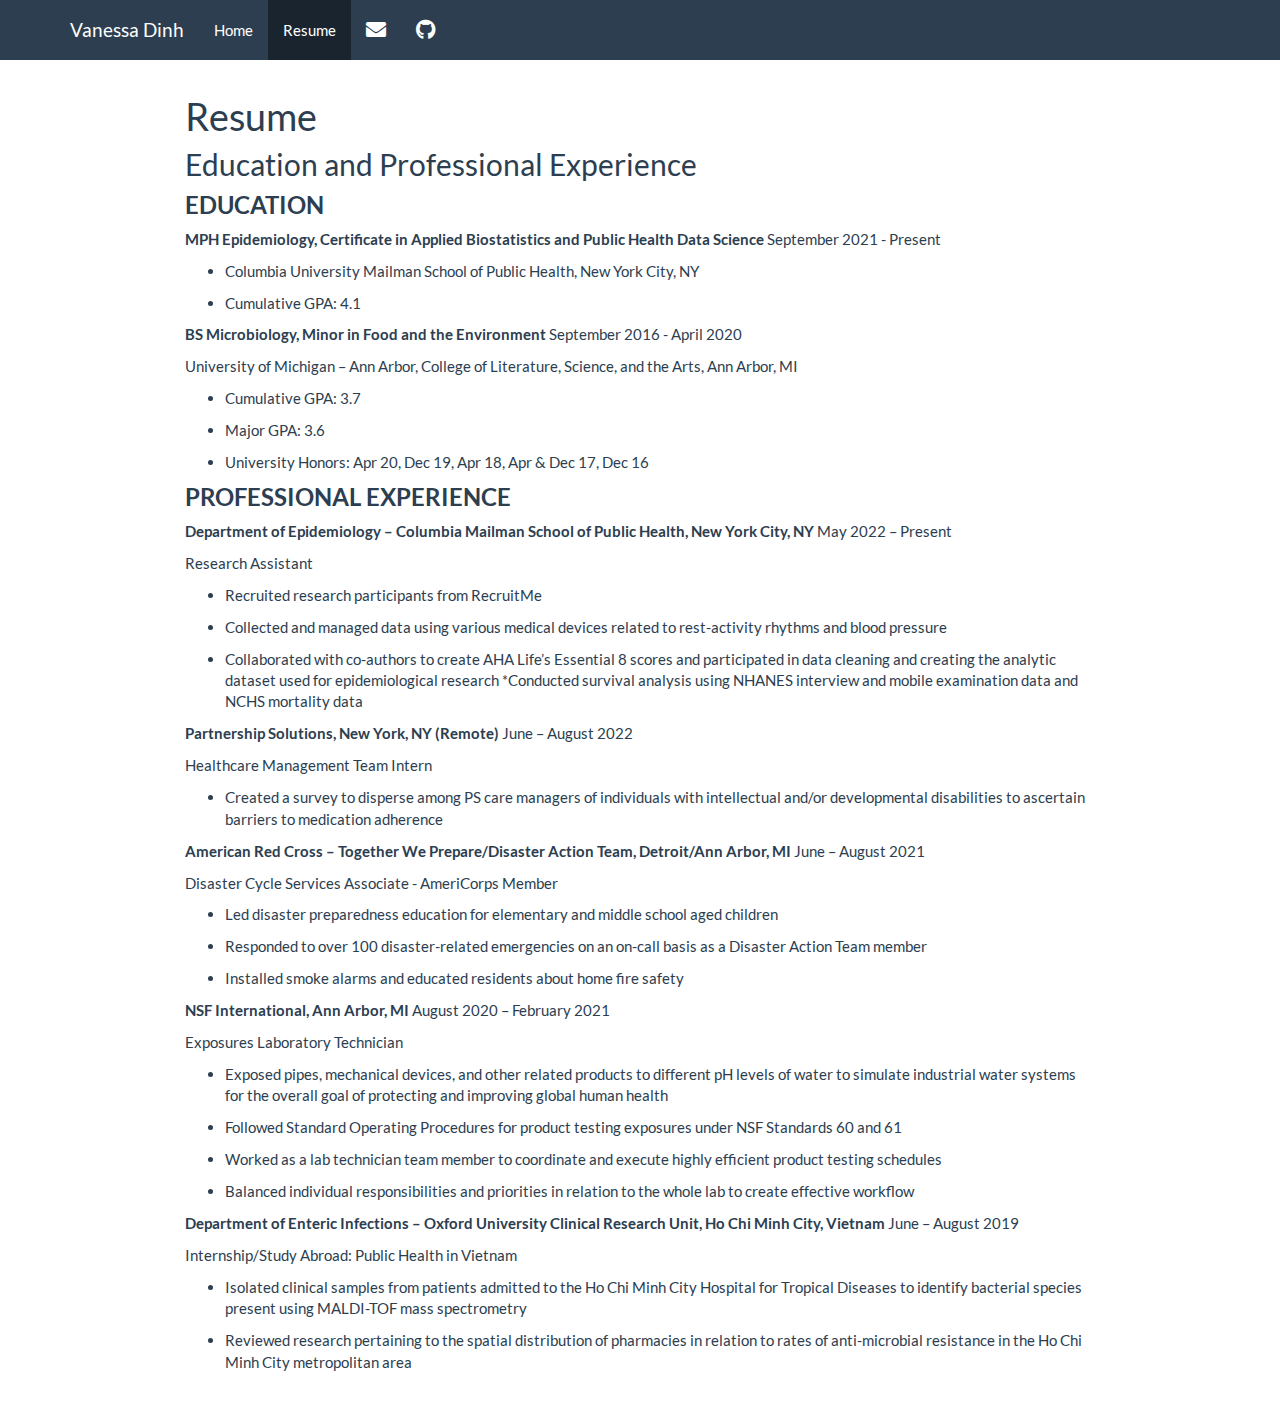
<file: resume.html>
<!DOCTYPE html>

<html>

<head>

<meta charset="utf-8" />
<meta name="generator" content="pandoc" />
<meta http-equiv="X-UA-Compatible" content="IE=EDGE" />




<title>Resume</title>

<script src="site_libs/header-attrs-2.16/header-attrs.js"></script>
<script src="site_libs/jquery-3.6.0/jquery-3.6.0.min.js"></script>
<meta name="viewport" content="width=device-width, initial-scale=1" />
<link href="site_libs/bootstrap-3.3.5/css/flatly.min.css" rel="stylesheet" />
<script src="site_libs/bootstrap-3.3.5/js/bootstrap.min.js"></script>
<script src="site_libs/bootstrap-3.3.5/shim/html5shiv.min.js"></script>
<script src="site_libs/bootstrap-3.3.5/shim/respond.min.js"></script>
<style>h1 {font-size: 34px;}
       h1.title {font-size: 38px;}
       h2 {font-size: 30px;}
       h3 {font-size: 24px;}
       h4 {font-size: 18px;}
       h5 {font-size: 16px;}
       h6 {font-size: 12px;}
       code {color: inherit; background-color: rgba(0, 0, 0, 0.04);}
       pre:not([class]) { background-color: white }</style>
<script src="site_libs/navigation-1.1/tabsets.js"></script>
<link href="site_libs/highlightjs-9.12.0/default.css" rel="stylesheet" />
<script src="site_libs/highlightjs-9.12.0/highlight.js"></script>
<link href="site_libs/font-awesome-5.1.0/css/all.css" rel="stylesheet" />
<link href="site_libs/font-awesome-5.1.0/css/v4-shims.css" rel="stylesheet" />

<style type="text/css">
  code{white-space: pre-wrap;}
  span.smallcaps{font-variant: small-caps;}
  span.underline{text-decoration: underline;}
  div.column{display: inline-block; vertical-align: top; width: 50%;}
  div.hanging-indent{margin-left: 1.5em; text-indent: -1.5em;}
  ul.task-list{list-style: none;}
    </style>

<style type="text/css">code{white-space: pre;}</style>
<script type="text/javascript">
if (window.hljs) {
  hljs.configure({languages: []});
  hljs.initHighlightingOnLoad();
  if (document.readyState && document.readyState === "complete") {
    window.setTimeout(function() { hljs.initHighlighting(); }, 0);
  }
}
</script>









<style type = "text/css">
.main-container {
  max-width: 940px;
  margin-left: auto;
  margin-right: auto;
}
img {
  max-width:100%;
}
.tabbed-pane {
  padding-top: 12px;
}
.html-widget {
  margin-bottom: 20px;
}
button.code-folding-btn:focus {
  outline: none;
}
summary {
  display: list-item;
}
details > summary > p:only-child {
  display: inline;
}
pre code {
  padding: 0;
}
</style>


<style type="text/css">
.dropdown-submenu {
  position: relative;
}
.dropdown-submenu>.dropdown-menu {
  top: 0;
  left: 100%;
  margin-top: -6px;
  margin-left: -1px;
  border-radius: 0 6px 6px 6px;
}
.dropdown-submenu:hover>.dropdown-menu {
  display: block;
}
.dropdown-submenu>a:after {
  display: block;
  content: " ";
  float: right;
  width: 0;
  height: 0;
  border-color: transparent;
  border-style: solid;
  border-width: 5px 0 5px 5px;
  border-left-color: #cccccc;
  margin-top: 5px;
  margin-right: -10px;
}
.dropdown-submenu:hover>a:after {
  border-left-color: #adb5bd;
}
.dropdown-submenu.pull-left {
  float: none;
}
.dropdown-submenu.pull-left>.dropdown-menu {
  left: -100%;
  margin-left: 10px;
  border-radius: 6px 0 6px 6px;
}
</style>

<script type="text/javascript">
// manage active state of menu based on current page
$(document).ready(function () {
  // active menu anchor
  href = window.location.pathname
  href = href.substr(href.lastIndexOf('/') + 1)
  if (href === "")
    href = "index.html";
  var menuAnchor = $('a[href="' + href + '"]');

  // mark the anchor link active (and if it's in a dropdown, also mark that active)
  var dropdown = menuAnchor.closest('li.dropdown');
  if (window.bootstrap) { // Bootstrap 4+
    menuAnchor.addClass('active');
    dropdown.find('> .dropdown-toggle').addClass('active');
  } else { // Bootstrap 3
    menuAnchor.parent().addClass('active');
    dropdown.addClass('active');
  }

  // Navbar adjustments
  var navHeight = $(".navbar").first().height() + 15;
  var style = document.createElement('style');
  var pt = "padding-top: " + navHeight + "px; ";
  var mt = "margin-top: -" + navHeight + "px; ";
  var css = "";
  // offset scroll position for anchor links (for fixed navbar)
  for (var i = 1; i <= 6; i++) {
    css += ".section h" + i + "{ " + pt + mt + "}\n";
  }
  style.innerHTML = "body {" + pt + "padding-bottom: 40px; }\n" + css;
  document.head.appendChild(style);
});
</script>

<!-- tabsets -->

<style type="text/css">
.tabset-dropdown > .nav-tabs {
  display: inline-table;
  max-height: 500px;
  min-height: 44px;
  overflow-y: auto;
  border: 1px solid #ddd;
  border-radius: 4px;
}

.tabset-dropdown > .nav-tabs > li.active:before {
  content: "";
  font-family: 'Glyphicons Halflings';
  display: inline-block;
  padding: 10px;
  border-right: 1px solid #ddd;
}

.tabset-dropdown > .nav-tabs.nav-tabs-open > li.active:before {
  content: "&#xe258;";
  border: none;
}

.tabset-dropdown > .nav-tabs.nav-tabs-open:before {
  content: "";
  font-family: 'Glyphicons Halflings';
  display: inline-block;
  padding: 10px;
  border-right: 1px solid #ddd;
}

.tabset-dropdown > .nav-tabs > li.active {
  display: block;
}

.tabset-dropdown > .nav-tabs > li > a,
.tabset-dropdown > .nav-tabs > li > a:focus,
.tabset-dropdown > .nav-tabs > li > a:hover {
  border: none;
  display: inline-block;
  border-radius: 4px;
  background-color: transparent;
}

.tabset-dropdown > .nav-tabs.nav-tabs-open > li {
  display: block;
  float: none;
}

.tabset-dropdown > .nav-tabs > li {
  display: none;
}
</style>

<!-- code folding -->




</head>

<body>


<div class="container-fluid main-container">




<div class="navbar navbar-default  navbar-fixed-top" role="navigation">
  <div class="container">
    <div class="navbar-header">
      <button type="button" class="navbar-toggle collapsed" data-toggle="collapse" data-bs-toggle="collapse" data-target="#navbar" data-bs-target="#navbar">
        <span class="icon-bar"></span>
        <span class="icon-bar"></span>
        <span class="icon-bar"></span>
      </button>
      <a class="navbar-brand" href="index.html">Vanessa Dinh</a>
    </div>
    <div id="navbar" class="navbar-collapse collapse">
      <ul class="nav navbar-nav">
        <li>
  <a href="index.html">Home</a>
</li>
<li>
  <a href="resume.html">Resume</a>
</li>
<li>
  <a href="mailto:vd2407@cumc.columbia.edu">
    <span class="fa fa-envelope fa-lg"></span>
     
  </a>
</li>
<li>
  <a href="http://github.com/vd24071/">
    <span class="fa fa-github fa-lg"></span>
     
  </a>
</li>
      </ul>
      <ul class="nav navbar-nav navbar-right">
        
      </ul>
    </div><!--/.nav-collapse -->
  </div><!--/.container -->
</div><!--/.navbar -->

<div id="header">



<h1 class="title toc-ignore">Resume</h1>

</div>


<div id="education-and-professional-experience" class="section level2">
<h2>Education and Professional Experience</h2>
<div id="education" class="section level3">
<h3><strong>EDUCATION</strong></h3>
<p><strong>MPH Epidemiology, Certificate in Applied Biostatistics and
Public Health Data Science</strong> September 2021 - Present</p>
<ul>
<li><p>Columbia University Mailman School of Public Health, New York
City, NY</p></li>
<li><p>Cumulative GPA: 4.1</p></li>
</ul>
<p><strong>BS Microbiology, Minor in Food and the Environment</strong>
September 2016 - April 2020</p>
<p>University of Michigan – Ann Arbor, College of Literature, Science,
and the Arts, Ann Arbor, MI</p>
<ul>
<li><p>Cumulative GPA: 3.7</p></li>
<li><p>Major GPA: 3.6</p></li>
<li><p>University Honors: Apr 20, Dec 19, Apr 18, Apr &amp; Dec 17, Dec
16</p></li>
</ul>
</div>
<div id="professional-experience" class="section level3">
<h3><strong>PROFESSIONAL EXPERIENCE</strong></h3>
<p><strong>Department of Epidemiology – Columbia Mailman School of
Public Health, New York City, NY</strong> May 2022 – Present</p>
<p>Research Assistant</p>
<ul>
<li><p>Recruited research participants from RecruitMe</p></li>
<li><p>Collected and managed data using various medical devices related
to rest-activity rhythms and blood pressure</p></li>
<li><p>Collaborated with co-authors to create AHA Life’s Essential 8
scores and participated in data cleaning and creating the analytic
dataset used for epidemiological research *Conducted survival analysis
using NHANES interview and mobile examination data and NCHS mortality
data</p></li>
</ul>
<p><strong>Partnership Solutions, New York, NY (Remote)</strong> June –
August 2022</p>
<p>Healthcare Management Team Intern</p>
<ul>
<li>Created a survey to disperse among PS care managers of individuals
with intellectual and/or developmental disabilities to ascertain
barriers to medication adherence</li>
</ul>
<p><strong>American Red Cross – Together We Prepare/Disaster Action
Team, Detroit/Ann Arbor, MI</strong> June – August 2021</p>
<p>Disaster Cycle Services Associate - AmeriCorps Member</p>
<ul>
<li><p>Led disaster preparedness education for elementary and middle
school aged children</p></li>
<li><p>Responded to over 100 disaster-related emergencies on an on-call
basis as a Disaster Action Team member</p></li>
<li><p>Installed smoke alarms and educated residents about home fire
safety</p></li>
</ul>
<p><strong>NSF International, Ann Arbor, MI</strong> August 2020 –
February 2021</p>
<p>Exposures Laboratory Technician</p>
<ul>
<li><p>Exposed pipes, mechanical devices, and other related products to
different pH levels of water to simulate industrial water systems for
the overall goal of protecting and improving global human
health</p></li>
<li><p>Followed Standard Operating Procedures for product testing
exposures under NSF Standards 60 and 61</p></li>
<li><p>Worked as a lab technician team member to coordinate and execute
highly efficient product testing schedules</p></li>
<li><p>Balanced individual responsibilities and priorities in relation
to the whole lab to create effective workflow</p></li>
</ul>
<p><strong>Department of Enteric Infections – Oxford University Clinical
Research Unit, Ho Chi Minh City, Vietnam</strong> June – August 2019</p>
<p>Internship/Study Abroad: Public Health in Vietnam</p>
<ul>
<li><p>Isolated clinical samples from patients admitted to the Ho Chi
Minh City Hospital for Tropical Diseases to identify bacterial species
present using MALDI-TOF mass spectrometry</p></li>
<li><p>Reviewed research pertaining to the spatial distribution of
pharmacies in relation to rates of anti-microbial resistance in the Ho
Chi Minh City metropolitan area</p></li>
</ul>
</div>
</div>




</div>

<script>

// add bootstrap table styles to pandoc tables
function bootstrapStylePandocTables() {
  $('tr.odd').parent('tbody').parent('table').addClass('table table-condensed');
}
$(document).ready(function () {
  bootstrapStylePandocTables();
});


</script>

<!-- tabsets -->

<script>
$(document).ready(function () {
  window.buildTabsets("TOC");
});

$(document).ready(function () {
  $('.tabset-dropdown > .nav-tabs > li').click(function () {
    $(this).parent().toggleClass('nav-tabs-open');
  });
});
</script>

<!-- code folding -->


<!-- dynamically load mathjax for compatibility with self-contained -->
<script>
  (function () {
    var script = document.createElement("script");
    script.type = "text/javascript";
    script.src  = "https://mathjax.rstudio.com/latest/MathJax.js?config=TeX-AMS-MML_HTMLorMML";
    document.getElementsByTagName("head")[0].appendChild(script);
  })();
</script>

</body>
</html>
</file>
<file: site_libs/highlightjs-9.12.0/default.css>
.hljs-literal {
  color: #990073;
}

.hljs-number {
  color: #099;
}

.hljs-comment {
  color: #998;
  font-style: italic;
}

.hljs-keyword {
  color: #900;
  font-weight: bold;
}

.hljs-string {
  color: #d14;
}
</file>
<file: site_libs/value-box-accent-static-0.6.0/theme-cosmo-value-box.css>
.value-box-primary, .bg-primary {
  background-color: rgba(39, 128, 227, 0.7);
}

.value-box-info, .bg-info {
  background-color: rgba(153, 84, 187, 0.7);
}

.value-box-success, .bg-success {
  background-color: rgba(63, 182, 24, 0.7);
}

.value-box-warning, .bg-warning {
  background-color: rgba(255, 117, 24, 0.7);
}

.value-box-danger, .bg-danger {
  background-color: rgba(255, 0, 57, 0.7);
}
</file>
<file: site_libs/flexdashboard-css-0.6.0/theme-cosmo.css>
body {
  padding-top: 60px;
}

.section.sidebar {
  top: 51px;
  background-color: rgba(39, 128, 227, 0.1);
}

.value-box {
  color: #f9f9f9;
}

.storyboard-nav .sbframelist ul li.active {
  background-color: rgba(39, 128, 227, 0.7);
}

.nav-tabs-custom > .nav-tabs > li.active {
  border-top-color: rgba(39, 128, 227, 0.7);
}

.chart-title {
  font-weight: 500;
}

.nav-tabs-custom > .nav-tabs > li > a,
.nav-tabs-custom > .nav-tabs > li > a:active {
  font-weight: 500;
}
</file>
<file: site_libs/plotly-htmlwidgets-css-2.5.1/plotly-htmlwidgets.css>
/*
just here so that plotly works
correctly with ioslides.
see https://github.com/ropensci/plotly/issues/463
*/

slide:not(.current) .plotly.html-widget{
  display: none;
}
</file>
<file: site_libs/bootstrap-3.3.5/css/flatly.min.css>
@font-face {
  font-family: 'Lato';
  font-style: normal;
  font-weight: 400;
  src: url(fonts/Lato.ttf) format('truetype');
}
@font-face {
  font-family: 'Lato';
  font-style: normal;
  font-weight: 700;
  src: url(fonts/LatoBold.ttf) format('truetype');
}
@font-face {
  font-family: 'Lato';
  font-style: italic;
  font-weight: 400;
  src: url(fonts/LatoItalic.ttf) format('truetype');
}

/*!
 * bootswatch v3.3.6
 * Homepage: http://bootswatch.com
 * Copyright 2012-2015 Thomas Park
 * Licensed under MIT
 * Based on Bootstrap
*//*!
 * Bootstrap v3.3.6 (http://getbootstrap.com)
 * Copyright 2011-2015 Twitter, Inc.
 * Licensed under MIT (https://github.com/twbs/bootstrap/blob/master/LICENSE)
 *//*! normalize.css v3.0.3 | MIT License | github.com/necolas/normalize.css */html{font-family:sans-serif;-ms-text-size-adjust:100%;-webkit-text-size-adjust:100%}body{margin:0}article,aside,details,figcaption,figure,footer,header,hgroup,main,menu,nav,section,summary{display:block}audio,canvas,progress,video{display:inline-block;vertical-align:baseline}audio:not([controls]){display:none;height:0}[hidden],template{display:none}a{background-color:transparent}a:active,a:hover{outline:0}abbr[title]{border-bottom:1px dotted}b,strong{font-weight:bold}dfn{font-style:italic}h1{font-size:2em;margin:0.67em 0}mark{background:#ff0;color:#000}small{font-size:80%}sub,sup{font-size:75%;line-height:0;position:relative;vertical-align:baseline}sup{top:-0.5em}sub{bottom:-0.25em}img{border:0}svg:not(:root){overflow:hidden}figure{margin:1em 40px}hr{-webkit-box-sizing:content-box;-moz-box-sizing:content-box;box-sizing:content-box;height:0}pre{overflow:auto}code,kbd,pre,samp{font-family:monospace, monospace;font-size:1em}button,input,optgroup,select,textarea{color:inherit;font:inherit;margin:0}button{overflow:visible}button,select{text-transform:none}button,html input[type="button"],input[type="reset"],input[type="submit"]{-webkit-appearance:button;cursor:pointer}button[disabled],html input[disabled]{cursor:default}button::-moz-focus-inner,input::-moz-focus-inner{border:0;padding:0}input{line-height:normal}input[type="checkbox"],input[type="radio"]{-webkit-box-sizing:border-box;-moz-box-sizing:border-box;box-sizing:border-box;padding:0}input[type="number"]::-webkit-inner-spin-button,input[type="number"]::-webkit-outer-spin-button{height:auto}input[type="search"]{-webkit-appearance:textfield;-webkit-box-sizing:content-box;-moz-box-sizing:content-box;box-sizing:content-box}input[type="search"]::-webkit-search-cancel-button,input[type="search"]::-webkit-search-decoration{-webkit-appearance:none}fieldset{border:1px solid #c0c0c0;margin:0 2px;padding:0.35em 0.625em 0.75em}legend{border:0;padding:0}textarea{overflow:auto}optgroup{font-weight:bold}table{border-collapse:collapse;border-spacing:0}td,th{padding:0}/*! Source: https://github.com/h5bp/html5-boilerplate/blob/master/src/css/main.css */@media print{*,*:before,*:after{background:transparent !important;color:#000 !important;-webkit-box-shadow:none !important;box-shadow:none !important;text-shadow:none !important}a,a:visited{text-decoration:underline}a[href]:after{content:" (" attr(href) ")"}abbr[title]:after{content:" (" attr(title) ")"}a[href^="#"]:after,a[href^="javascript:"]:after{content:""}pre,blockquote{border:1px solid #999;page-break-inside:avoid}thead{display:table-header-group}tr,img{page-break-inside:avoid}img{max-width:100% !important}p,h2,h3{orphans:3;widows:3}h2,h3{page-break-after:avoid}.navbar{display:none}.btn>.caret,.dropup>.btn>.caret{border-top-color:#000 !important}.label{border:1px solid #000}.table{border-collapse:collapse !important}.table td,.table th{background-color:#fff !important}.table-bordered th,.table-bordered td{border:1px solid #ddd !important}}@font-face{font-family:'Glyphicons Halflings';src:url('../fonts/glyphicons-halflings-regular.eot');src:url('../fonts/glyphicons-halflings-regular.eot?#iefix') format('embedded-opentype'),url('../fonts/glyphicons-halflings-regular.woff') format('woff'),url('../fonts/glyphicons-halflings-regular.ttf') format('truetype'),url('../fonts/glyphicons-halflings-regular.svg#glyphicons_halflingsregular') format('svg')}.glyphicon{position:relative;top:1px;display:inline-block;font-family:'Glyphicons Halflings';font-style:normal;font-weight:normal;line-height:1;-webkit-font-smoothing:antialiased;-moz-osx-font-smoothing:grayscale}.glyphicon-asterisk:before{content:"\002a"}.glyphicon-plus:before{content:"\002b"}.glyphicon-euro:before,.glyphicon-eur:before{content:"\20ac"}.glyphicon-minus:before{content:"\2212"}.glyphicon-cloud:before{content:"\2601"}.glyphicon-envelope:before{content:"\2709"}.glyphicon-pencil:before{content:"\270f"}.glyphicon-glass:before{content:"\e001"}.glyphicon-music:before{content:"\e002"}.glyphicon-search:before{content:"\e003"}.glyphicon-heart:before{content:"\e005"}.glyphicon-star:before{content:"\e006"}.glyphicon-star-empty:before{content:"\e007"}.glyphicon-user:before{content:"\e008"}.glyphicon-film:before{content:"\e009"}.glyphicon-th-large:before{content:"\e010"}.glyphicon-th:before{content:"\e011"}.glyphicon-th-list:before{content:"\e012"}.glyphicon-ok:before{content:"\e013"}.glyphicon-remove:before{content:"\e014"}.glyphicon-zoom-in:before{content:"\e015"}.glyphicon-zoom-out:before{content:"\e016"}.glyphicon-off:before{content:"\e017"}.glyphicon-signal:before{content:"\e018"}.glyphicon-cog:before{content:"\e019"}.glyphicon-trash:before{content:"\e020"}.glyphicon-home:before{content:"\e021"}.glyphicon-file:before{content:"\e022"}.glyphicon-time:before{content:"\e023"}.glyphicon-road:before{content:"\e024"}.glyphicon-download-alt:before{content:"\e025"}.glyphicon-download:before{content:"\e026"}.glyphicon-upload:before{content:"\e027"}.glyphicon-inbox:before{content:"\e028"}.glyphicon-play-circle:before{content:"\e029"}.glyphicon-repeat:before{content:"\e030"}.glyphicon-refresh:before{content:"\e031"}.glyphicon-list-alt:before{content:"\e032"}.glyphicon-lock:before{content:"\e033"}.glyphicon-flag:before{content:"\e034"}.glyphicon-headphones:before{content:"\e035"}.glyphicon-volume-off:before{content:"\e036"}.glyphicon-volume-down:before{content:"\e037"}.glyphicon-volume-up:before{content:"\e038"}.glyphicon-qrcode:before{content:"\e039"}.glyphicon-barcode:before{content:"\e040"}.glyphicon-tag:before{content:"\e041"}.glyphicon-tags:before{content:"\e042"}.glyphicon-book:before{content:"\e043"}.glyphicon-bookmark:before{content:"\e044"}.glyphicon-print:before{content:"\e045"}.glyphicon-camera:before{content:"\e046"}.glyphicon-font:before{content:"\e047"}.glyphicon-bold:before{content:"\e048"}.glyphicon-italic:before{content:"\e049"}.glyphicon-text-height:before{content:"\e050"}.glyphicon-text-width:before{content:"\e051"}.glyphicon-align-left:before{content:"\e052"}.glyphicon-align-center:before{content:"\e053"}.glyphicon-align-right:before{content:"\e054"}.glyphicon-align-justify:before{content:"\e055"}.glyphicon-list:before{content:"\e056"}.glyphicon-indent-left:before{content:"\e057"}.glyphicon-indent-right:before{content:"\e058"}.glyphicon-facetime-video:before{content:"\e059"}.glyphicon-picture:before{content:"\e060"}.glyphicon-map-marker:before{content:"\e062"}.glyphicon-adjust:before{content:"\e063"}.glyphicon-tint:before{content:"\e064"}.glyphicon-edit:before{content:"\e065"}.glyphicon-share:before{content:"\e066"}.glyphicon-check:before{content:"\e067"}.glyphicon-move:before{content:"\e068"}.glyphicon-step-backward:before{content:"\e069"}.glyphicon-fast-backward:before{content:"\e070"}.glyphicon-backward:before{content:"\e071"}.glyphicon-play:before{content:"\e072"}.glyphicon-pause:before{content:"\e073"}.glyphicon-stop:before{content:"\e074"}.glyphicon-forward:before{content:"\e075"}.glyphicon-fast-forward:before{content:"\e076"}.glyphicon-step-forward:before{content:"\e077"}.glyphicon-eject:before{content:"\e078"}.glyphicon-chevron-left:before{content:"\e079"}.glyphicon-chevron-right:before{content:"\e080"}.glyphicon-plus-sign:before{content:"\e081"}.glyphicon-minus-sign:before{content:"\e082"}.glyphicon-remove-sign:before{content:"\e083"}.glyphicon-ok-sign:before{content:"\e084"}.glyphicon-question-sign:before{content:"\e085"}.glyphicon-info-sign:before{content:"\e086"}.glyphicon-screenshot:before{content:"\e087"}.glyphicon-remove-circle:before{content:"\e088"}.glyphicon-ok-circle:before{content:"\e089"}.glyphicon-ban-circle:before{content:"\e090"}.glyphicon-arrow-left:before{content:"\e091"}.glyphicon-arrow-right:before{content:"\e092"}.glyphicon-arrow-up:before{content:"\e093"}.glyphicon-arrow-down:before{content:"\e094"}.glyphicon-share-alt:before{content:"\e095"}.glyphicon-resize-full:before{content:"\e096"}.glyphicon-resize-small:before{content:"\e097"}.glyphicon-exclamation-sign:before{content:"\e101"}.glyphicon-gift:before{content:"\e102"}.glyphicon-leaf:before{content:"\e103"}.glyphicon-fire:before{content:"\e104"}.glyphicon-eye-open:before{content:"\e105"}.glyphicon-eye-close:before{content:"\e106"}.glyphicon-warning-sign:before{content:"\e107"}.glyphicon-plane:before{content:"\e108"}.glyphicon-calendar:before{content:"\e109"}.glyphicon-random:before{content:"\e110"}.glyphicon-comment:before{content:"\e111"}.glyphicon-magnet:before{content:"\e112"}.glyphicon-chevron-up:before{content:"\e113"}.glyphicon-chevron-down:before{content:"\e114"}.glyphicon-retweet:before{content:"\e115"}.glyphicon-shopping-cart:before{content:"\e116"}.glyphicon-folder-close:before{content:"\e117"}.glyphicon-folder-open:before{content:"\e118"}.glyphicon-resize-vertical:before{content:"\e119"}.glyphicon-resize-horizontal:before{content:"\e120"}.glyphicon-hdd:before{content:"\e121"}.glyphicon-bullhorn:before{content:"\e122"}.glyphicon-bell:before{content:"\e123"}.glyphicon-certificate:before{content:"\e124"}.glyphicon-thumbs-up:before{content:"\e125"}.glyphicon-thumbs-down:before{content:"\e126"}.glyphicon-hand-right:before{content:"\e127"}.glyphicon-hand-left:before{content:"\e128"}.glyphicon-hand-up:before{content:"\e129"}.glyphicon-hand-down:before{content:"\e130"}.glyphicon-circle-arrow-right:before{content:"\e131"}.glyphicon-circle-arrow-left:before{content:"\e132"}.glyphicon-circle-arrow-up:before{content:"\e133"}.glyphicon-circle-arrow-down:before{content:"\e134"}.glyphicon-globe:before{content:"\e135"}.glyphicon-wrench:before{content:"\e136"}.glyphicon-tasks:before{content:"\e137"}.glyphicon-filter:before{content:"\e138"}.glyphicon-briefcase:before{content:"\e139"}.glyphicon-fullscreen:before{content:"\e140"}.glyphicon-dashboard:before{content:"\e141"}.glyphicon-paperclip:before{content:"\e142"}.glyphicon-heart-empty:before{content:"\e143"}.glyphicon-link:before{content:"\e144"}.glyphicon-phone:before{content:"\e145"}.glyphicon-pushpin:before{content:"\e146"}.glyphicon-usd:before{content:"\e148"}.glyphicon-gbp:before{content:"\e149"}.glyphicon-sort:before{content:"\e150"}.glyphicon-sort-by-alphabet:before{content:"\e151"}.glyphicon-sort-by-alphabet-alt:before{content:"\e152"}.glyphicon-sort-by-order:before{content:"\e153"}.glyphicon-sort-by-order-alt:before{content:"\e154"}.glyphicon-sort-by-attributes:before{content:"\e155"}.glyphicon-sort-by-attributes-alt:before{content:"\e156"}.glyphicon-unchecked:before{content:"\e157"}.glyphicon-expand:before{content:"\e158"}.glyphicon-collapse-down:before{content:"\e159"}.glyphicon-collapse-up:before{content:"\e160"}.glyphicon-log-in:before{content:"\e161"}.glyphicon-flash:before{content:"\e162"}.glyphicon-log-out:before{content:"\e163"}.glyphicon-new-window:before{content:"\e164"}.glyphicon-record:before{content:"\e165"}.glyphicon-save:before{content:"\e166"}.glyphicon-open:before{content:"\e167"}.glyphicon-saved:before{content:"\e168"}.glyphicon-import:before{content:"\e169"}.glyphicon-export:before{content:"\e170"}.glyphicon-send:before{content:"\e171"}.glyphicon-floppy-disk:before{content:"\e172"}.glyphicon-floppy-saved:before{content:"\e173"}.glyphicon-floppy-remove:before{content:"\e174"}.glyphicon-floppy-save:before{content:"\e175"}.glyphicon-floppy-open:before{content:"\e176"}.glyphicon-credit-card:before{content:"\e177"}.glyphicon-transfer:before{content:"\e178"}.glyphicon-cutlery:before{content:"\e179"}.glyphicon-header:before{content:"\e180"}.glyphicon-compressed:before{content:"\e181"}.glyphicon-earphone:before{content:"\e182"}.glyphicon-phone-alt:before{content:"\e183"}.glyphicon-tower:before{content:"\e184"}.glyphicon-stats:before{content:"\e185"}.glyphicon-sd-video:before{content:"\e186"}.glyphicon-hd-video:before{content:"\e187"}.glyphicon-subtitles:before{content:"\e188"}.glyphicon-sound-stereo:before{content:"\e189"}.glyphicon-sound-dolby:before{content:"\e190"}.glyphicon-sound-5-1:before{content:"\e191"}.glyphicon-sound-6-1:before{content:"\e192"}.glyphicon-sound-7-1:before{content:"\e193"}.glyphicon-copyright-mark:before{content:"\e194"}.glyphicon-registration-mark:before{content:"\e195"}.glyphicon-cloud-download:before{content:"\e197"}.glyphicon-cloud-upload:before{content:"\e198"}.glyphicon-tree-conifer:before{content:"\e199"}.glyphicon-tree-deciduous:before{content:"\e200"}.glyphicon-cd:before{content:"\e201"}.glyphicon-save-file:before{content:"\e202"}.glyphicon-open-file:before{content:"\e203"}.glyphicon-level-up:before{content:"\e204"}.glyphicon-copy:before{content:"\e205"}.glyphicon-paste:before{content:"\e206"}.glyphicon-alert:before{content:"\e209"}.glyphicon-equalizer:before{content:"\e210"}.glyphicon-king:before{content:"\e211"}.glyphicon-queen:before{content:"\e212"}.glyphicon-pawn:before{content:"\e213"}.glyphicon-bishop:before{content:"\e214"}.glyphicon-knight:before{content:"\e215"}.glyphicon-baby-formula:before{content:"\e216"}.glyphicon-tent:before{content:"\26fa"}.glyphicon-blackboard:before{content:"\e218"}.glyphicon-bed:before{content:"\e219"}.glyphicon-apple:before{content:"\f8ff"}.glyphicon-erase:before{content:"\e221"}.glyphicon-hourglass:before{content:"\231b"}.glyphicon-lamp:before{content:"\e223"}.glyphicon-duplicate:before{content:"\e224"}.glyphicon-piggy-bank:before{content:"\e225"}.glyphicon-scissors:before{content:"\e226"}.glyphicon-bitcoin:before{content:"\e227"}.glyphicon-btc:before{content:"\e227"}.glyphicon-xbt:before{content:"\e227"}.glyphicon-yen:before{content:"\00a5"}.glyphicon-jpy:before{content:"\00a5"}.glyphicon-ruble:before{content:"\20bd"}.glyphicon-rub:before{content:"\20bd"}.glyphicon-scale:before{content:"\e230"}.glyphicon-ice-lolly:before{content:"\e231"}.glyphicon-ice-lolly-tasted:before{content:"\e232"}.glyphicon-education:before{content:"\e233"}.glyphicon-option-horizontal:before{content:"\e234"}.glyphicon-option-vertical:before{content:"\e235"}.glyphicon-menu-hamburger:before{content:"\e236"}.glyphicon-modal-window:before{content:"\e237"}.glyphicon-oil:before{content:"\e238"}.glyphicon-grain:before{content:"\e239"}.glyphicon-sunglasses:before{content:"\e240"}.glyphicon-text-size:before{content:"\e241"}.glyphicon-text-color:before{content:"\e242"}.glyphicon-text-background:before{content:"\e243"}.glyphicon-object-align-top:before{content:"\e244"}.glyphicon-object-align-bottom:before{content:"\e245"}.glyphicon-object-align-horizontal:before{content:"\e246"}.glyphicon-object-align-left:before{content:"\e247"}.glyphicon-object-align-vertical:before{content:"\e248"}.glyphicon-object-align-right:before{content:"\e249"}.glyphicon-triangle-right:before{content:"\e250"}.glyphicon-triangle-left:before{content:"\e251"}.glyphicon-triangle-bottom:before{content:"\e252"}.glyphicon-triangle-top:before{content:"\e253"}.glyphicon-console:before{content:"\e254"}.glyphicon-superscript:before{content:"\e255"}.glyphicon-subscript:before{content:"\e256"}.glyphicon-menu-left:before{content:"\e257"}.glyphicon-menu-right:before{content:"\e258"}.glyphicon-menu-down:before{content:"\e259"}.glyphicon-menu-up:before{content:"\e260"}*{-webkit-box-sizing:border-box;-moz-box-sizing:border-box;box-sizing:border-box}*:before,*:after{-webkit-box-sizing:border-box;-moz-box-sizing:border-box;box-sizing:border-box}html{font-size:10px;-webkit-tap-highlight-color:rgba(0,0,0,0)}body{font-family:"Lato","Helvetica Neue",Helvetica,Arial,sans-serif;font-size:15px;line-height:1.42857143;color:#2c3e50;background-color:#ffffff}input,button,select,textarea{font-family:inherit;font-size:inherit;line-height:inherit}a{color:#18bc9c;text-decoration:none}a:hover,a:focus{color:#18bc9c;text-decoration:underline}a:focus{outline:thin dotted;outline:5px auto -webkit-focus-ring-color;outline-offset:-2px}figure{margin:0}img{vertical-align:middle}.img-responsive,.thumbnail>img,.thumbnail a>img,.carousel-inner>.item>img,.carousel-inner>.item>a>img{display:block;max-width:100%;height:auto}.img-rounded{border-radius:6px}.img-thumbnail{padding:4px;line-height:1.42857143;background-color:#ffffff;border:1px solid #ecf0f1;border-radius:4px;-webkit-transition:all .2s ease-in-out;-o-transition:all .2s ease-in-out;transition:all .2s ease-in-out;display:inline-block;max-width:100%;height:auto}.img-circle{border-radius:50%}hr{margin-top:21px;margin-bottom:21px;border:0;border-top:1px solid #ecf0f1}.sr-only{position:absolute;width:1px;height:1px;margin:-1px;padding:0;overflow:hidden;clip:rect(0, 0, 0, 0);border:0}.sr-only-focusable:active,.sr-only-focusable:focus{position:static;width:auto;height:auto;margin:0;overflow:visible;clip:auto}[role="button"]{cursor:pointer}h1,h2,h3,h4,h5,h6,.h1,.h2,.h3,.h4,.h5,.h6{font-family:"Lato","Helvetica Neue",Helvetica,Arial,sans-serif;font-weight:400;line-height:1.1;color:inherit}h1 small,h2 small,h3 small,h4 small,h5 small,h6 small,.h1 small,.h2 small,.h3 small,.h4 small,.h5 small,.h6 small,h1 .small,h2 .small,h3 .small,h4 .small,h5 .small,h6 .small,.h1 .small,.h2 .small,.h3 .small,.h4 .small,.h5 .small,.h6 .small{font-weight:normal;line-height:1;color:#b4bcc2}h1,.h1,h2,.h2,h3,.h3{margin-top:21px;margin-bottom:10.5px}h1 small,.h1 small,h2 small,.h2 small,h3 small,.h3 small,h1 .small,.h1 .small,h2 .small,.h2 .small,h3 .small,.h3 .small{font-size:65%}h4,.h4,h5,.h5,h6,.h6{margin-top:10.5px;margin-bottom:10.5px}h4 small,.h4 small,h5 small,.h5 small,h6 small,.h6 small,h4 .small,.h4 .small,h5 .small,.h5 .small,h6 .small,.h6 .small{font-size:75%}h1,.h1{font-size:39px}h2,.h2{font-size:32px}h3,.h3{font-size:26px}h4,.h4{font-size:19px}h5,.h5{font-size:15px}h6,.h6{font-size:13px}p{margin:0 0 10.5px}.lead{margin-bottom:21px;font-size:17px;font-weight:300;line-height:1.4}@media (min-width:768px){.lead{font-size:22.5px}}small,.small{font-size:86%}mark,.mark{background-color:#f39c12;padding:.2em}.text-left{text-align:left}.text-right{text-align:right}.text-center{text-align:center}.text-justify{text-align:justify}.text-nowrap{white-space:nowrap}.text-lowercase{text-transform:lowercase}.text-uppercase{text-transform:uppercase}.text-capitalize{text-transform:capitalize}.text-muted{color:#b4bcc2}.text-primary{color:#2c3e50}a.text-primary:hover,a.text-primary:focus{color:#1a242f}.text-success{color:#ffffff}a.text-success:hover,a.text-success:focus{color:#e6e6e6}.text-info{color:#ffffff}a.text-info:hover,a.text-info:focus{color:#e6e6e6}.text-warning{color:#ffffff}a.text-warning:hover,a.text-warning:focus{color:#e6e6e6}.text-danger{color:#ffffff}a.text-danger:hover,a.text-danger:focus{color:#e6e6e6}.bg-primary{color:#fff;background-color:#2c3e50}a.bg-primary:hover,a.bg-primary:focus{background-color:#1a242f}.bg-success{background-color:#18bc9c}a.bg-success:hover,a.bg-success:focus{background-color:#128f76}.bg-info{background-color:#3498db}a.bg-info:hover,a.bg-info:focus{background-color:#217dbb}.bg-warning{background-color:#f39c12}a.bg-warning:hover,a.bg-warning:focus{background-color:#c87f0a}.bg-danger{background-color:#e74c3c}a.bg-danger:hover,a.bg-danger:focus{background-color:#d62c1a}.page-header{padding-bottom:9.5px;margin:42px 0 21px;border-bottom:1px solid transparent}ul,ol{margin-top:0;margin-bottom:10.5px}ul ul,ol ul,ul ol,ol ol{margin-bottom:0}.list-unstyled{padding-left:0;list-style:none}.list-inline{padding-left:0;list-style:none;margin-left:-5px}.list-inline>li{display:inline-block;padding-left:5px;padding-right:5px}dl{margin-top:0;margin-bottom:21px}dt,dd{line-height:1.42857143}dt{font-weight:bold}dd{margin-left:0}@media (min-width:768px){.dl-horizontal dt{float:left;width:160px;clear:left;text-align:right;overflow:hidden;text-overflow:ellipsis;white-space:nowrap}.dl-horizontal dd{margin-left:180px}}abbr[title],abbr[data-original-title]{cursor:help;border-bottom:1px dotted #b4bcc2}.initialism{font-size:90%;text-transform:uppercase}blockquote{padding:10.5px 21px;margin:0 0 21px;font-size:18.75px;border-left:5px solid #ecf0f1}blockquote p:last-child,blockquote ul:last-child,blockquote ol:last-child{margin-bottom:0}blockquote footer,blockquote small,blockquote .small{display:block;font-size:80%;line-height:1.42857143;color:#b4bcc2}blockquote footer:before,blockquote small:before,blockquote .small:before{content:'\2014 \00A0'}.blockquote-reverse,blockquote.pull-right{padding-right:15px;padding-left:0;border-right:5px solid #ecf0f1;border-left:0;text-align:right}.blockquote-reverse footer:before,blockquote.pull-right footer:before,.blockquote-reverse small:before,blockquote.pull-right small:before,.blockquote-reverse .small:before,blockquote.pull-right .small:before{content:''}.blockquote-reverse footer:after,blockquote.pull-right footer:after,.blockquote-reverse small:after,blockquote.pull-right small:after,.blockquote-reverse .small:after,blockquote.pull-right .small:after{content:'\00A0 \2014'}address{margin-bottom:21px;font-style:normal;line-height:1.42857143}code,kbd,pre,samp{font-family:monospace}code{padding:2px 4px;font-size:90%;color:#c7254e;background-color:#f9f2f4;border-radius:4px}kbd{padding:2px 4px;font-size:90%;color:#ffffff;background-color:#333333;border-radius:3px;-webkit-box-shadow:inset 0 -1px 0 rgba(0,0,0,0.25);box-shadow:inset 0 -1px 0 rgba(0,0,0,0.25)}kbd kbd{padding:0;font-size:100%;font-weight:bold;-webkit-box-shadow:none;box-shadow:none}pre{display:block;padding:10px;margin:0 0 10.5px;font-size:14px;line-height:1.42857143;word-break:break-all;word-wrap:break-word;color:#7b8a8b;background-color:#ecf0f1;border:1px solid #cccccc;border-radius:4px}pre code{padding:0;font-size:inherit;color:inherit;white-space:pre-wrap;background-color:transparent;border-radius:0}.pre-scrollable{max-height:340px;overflow-y:scroll}.container{margin-right:auto;margin-left:auto;padding-left:15px;padding-right:15px}@media (min-width:768px){.container{width:750px}}@media (min-width:992px){.container{width:970px}}@media (min-width:1200px){.container{width:1170px}}.container-fluid{margin-right:auto;margin-left:auto;padding-left:15px;padding-right:15px}.row{margin-left:-15px;margin-right:-15px}.col-xs-1,.col-sm-1,.col-md-1,.col-lg-1,.col-xs-2,.col-sm-2,.col-md-2,.col-lg-2,.col-xs-3,.col-sm-3,.col-md-3,.col-lg-3,.col-xs-4,.col-sm-4,.col-md-4,.col-lg-4,.col-xs-5,.col-sm-5,.col-md-5,.col-lg-5,.col-xs-6,.col-sm-6,.col-md-6,.col-lg-6,.col-xs-7,.col-sm-7,.col-md-7,.col-lg-7,.col-xs-8,.col-sm-8,.col-md-8,.col-lg-8,.col-xs-9,.col-sm-9,.col-md-9,.col-lg-9,.col-xs-10,.col-sm-10,.col-md-10,.col-lg-10,.col-xs-11,.col-sm-11,.col-md-11,.col-lg-11,.col-xs-12,.col-sm-12,.col-md-12,.col-lg-12{position:relative;min-height:1px;padding-left:15px;padding-right:15px}.col-xs-1,.col-xs-2,.col-xs-3,.col-xs-4,.col-xs-5,.col-xs-6,.col-xs-7,.col-xs-8,.col-xs-9,.col-xs-10,.col-xs-11,.col-xs-12{float:left}.col-xs-12{width:100%}.col-xs-11{width:91.66666667%}.col-xs-10{width:83.33333333%}.col-xs-9{width:75%}.col-xs-8{width:66.66666667%}.col-xs-7{width:58.33333333%}.col-xs-6{width:50%}.col-xs-5{width:41.66666667%}.col-xs-4{width:33.33333333%}.col-xs-3{width:25%}.col-xs-2{width:16.66666667%}.col-xs-1{width:8.33333333%}.col-xs-pull-12{right:100%}.col-xs-pull-11{right:91.66666667%}.col-xs-pull-10{right:83.33333333%}.col-xs-pull-9{right:75%}.col-xs-pull-8{right:66.66666667%}.col-xs-pull-7{right:58.33333333%}.col-xs-pull-6{right:50%}.col-xs-pull-5{right:41.66666667%}.col-xs-pull-4{right:33.33333333%}.col-xs-pull-3{right:25%}.col-xs-pull-2{right:16.66666667%}.col-xs-pull-1{right:8.33333333%}.col-xs-pull-0{right:auto}.col-xs-push-12{left:100%}.col-xs-push-11{left:91.66666667%}.col-xs-push-10{left:83.33333333%}.col-xs-push-9{left:75%}.col-xs-push-8{left:66.66666667%}.col-xs-push-7{left:58.33333333%}.col-xs-push-6{left:50%}.col-xs-push-5{left:41.66666667%}.col-xs-push-4{left:33.33333333%}.col-xs-push-3{left:25%}.col-xs-push-2{left:16.66666667%}.col-xs-push-1{left:8.33333333%}.col-xs-push-0{left:auto}.col-xs-offset-12{margin-left:100%}.col-xs-offset-11{margin-left:91.66666667%}.col-xs-offset-10{margin-left:83.33333333%}.col-xs-offset-9{margin-left:75%}.col-xs-offset-8{margin-left:66.66666667%}.col-xs-offset-7{margin-left:58.33333333%}.col-xs-offset-6{margin-left:50%}.col-xs-offset-5{margin-left:41.66666667%}.col-xs-offset-4{margin-left:33.33333333%}.col-xs-offset-3{margin-left:25%}.col-xs-offset-2{margin-left:16.66666667%}.col-xs-offset-1{margin-left:8.33333333%}.col-xs-offset-0{margin-left:0%}@media (min-width:768px){.col-sm-1,.col-sm-2,.col-sm-3,.col-sm-4,.col-sm-5,.col-sm-6,.col-sm-7,.col-sm-8,.col-sm-9,.col-sm-10,.col-sm-11,.col-sm-12{float:left}.col-sm-12{width:100%}.col-sm-11{width:91.66666667%}.col-sm-10{width:83.33333333%}.col-sm-9{width:75%}.col-sm-8{width:66.66666667%}.col-sm-7{width:58.33333333%}.col-sm-6{width:50%}.col-sm-5{width:41.66666667%}.col-sm-4{width:33.33333333%}.col-sm-3{width:25%}.col-sm-2{width:16.66666667%}.col-sm-1{width:8.33333333%}.col-sm-pull-12{right:100%}.col-sm-pull-11{right:91.66666667%}.col-sm-pull-10{right:83.33333333%}.col-sm-pull-9{right:75%}.col-sm-pull-8{right:66.66666667%}.col-sm-pull-7{right:58.33333333%}.col-sm-pull-6{right:50%}.col-sm-pull-5{right:41.66666667%}.col-sm-pull-4{right:33.33333333%}.col-sm-pull-3{right:25%}.col-sm-pull-2{right:16.66666667%}.col-sm-pull-1{right:8.33333333%}.col-sm-pull-0{right:auto}.col-sm-push-12{left:100%}.col-sm-push-11{left:91.66666667%}.col-sm-push-10{left:83.33333333%}.col-sm-push-9{left:75%}.col-sm-push-8{left:66.66666667%}.col-sm-push-7{left:58.33333333%}.col-sm-push-6{left:50%}.col-sm-push-5{left:41.66666667%}.col-sm-push-4{left:33.33333333%}.col-sm-push-3{left:25%}.col-sm-push-2{left:16.66666667%}.col-sm-push-1{left:8.33333333%}.col-sm-push-0{left:auto}.col-sm-offset-12{margin-left:100%}.col-sm-offset-11{margin-left:91.66666667%}.col-sm-offset-10{margin-left:83.33333333%}.col-sm-offset-9{margin-left:75%}.col-sm-offset-8{margin-left:66.66666667%}.col-sm-offset-7{margin-left:58.33333333%}.col-sm-offset-6{margin-left:50%}.col-sm-offset-5{margin-left:41.66666667%}.col-sm-offset-4{margin-left:33.33333333%}.col-sm-offset-3{margin-left:25%}.col-sm-offset-2{margin-left:16.66666667%}.col-sm-offset-1{margin-left:8.33333333%}.col-sm-offset-0{margin-left:0%}}@media (min-width:992px){.col-md-1,.col-md-2,.col-md-3,.col-md-4,.col-md-5,.col-md-6,.col-md-7,.col-md-8,.col-md-9,.col-md-10,.col-md-11,.col-md-12{float:left}.col-md-12{width:100%}.col-md-11{width:91.66666667%}.col-md-10{width:83.33333333%}.col-md-9{width:75%}.col-md-8{width:66.66666667%}.col-md-7{width:58.33333333%}.col-md-6{width:50%}.col-md-5{width:41.66666667%}.col-md-4{width:33.33333333%}.col-md-3{width:25%}.col-md-2{width:16.66666667%}.col-md-1{width:8.33333333%}.col-md-pull-12{right:100%}.col-md-pull-11{right:91.66666667%}.col-md-pull-10{right:83.33333333%}.col-md-pull-9{right:75%}.col-md-pull-8{right:66.66666667%}.col-md-pull-7{right:58.33333333%}.col-md-pull-6{right:50%}.col-md-pull-5{right:41.66666667%}.col-md-pull-4{right:33.33333333%}.col-md-pull-3{right:25%}.col-md-pull-2{right:16.66666667%}.col-md-pull-1{right:8.33333333%}.col-md-pull-0{right:auto}.col-md-push-12{left:100%}.col-md-push-11{left:91.66666667%}.col-md-push-10{left:83.33333333%}.col-md-push-9{left:75%}.col-md-push-8{left:66.66666667%}.col-md-push-7{left:58.33333333%}.col-md-push-6{left:50%}.col-md-push-5{left:41.66666667%}.col-md-push-4{left:33.33333333%}.col-md-push-3{left:25%}.col-md-push-2{left:16.66666667%}.col-md-push-1{left:8.33333333%}.col-md-push-0{left:auto}.col-md-offset-12{margin-left:100%}.col-md-offset-11{margin-left:91.66666667%}.col-md-offset-10{margin-left:83.33333333%}.col-md-offset-9{margin-left:75%}.col-md-offset-8{margin-left:66.66666667%}.col-md-offset-7{margin-left:58.33333333%}.col-md-offset-6{margin-left:50%}.col-md-offset-5{margin-left:41.66666667%}.col-md-offset-4{margin-left:33.33333333%}.col-md-offset-3{margin-left:25%}.col-md-offset-2{margin-left:16.66666667%}.col-md-offset-1{margin-left:8.33333333%}.col-md-offset-0{margin-left:0%}}@media (min-width:1200px){.col-lg-1,.col-lg-2,.col-lg-3,.col-lg-4,.col-lg-5,.col-lg-6,.col-lg-7,.col-lg-8,.col-lg-9,.col-lg-10,.col-lg-11,.col-lg-12{float:left}.col-lg-12{width:100%}.col-lg-11{width:91.66666667%}.col-lg-10{width:83.33333333%}.col-lg-9{width:75%}.col-lg-8{width:66.66666667%}.col-lg-7{width:58.33333333%}.col-lg-6{width:50%}.col-lg-5{width:41.66666667%}.col-lg-4{width:33.33333333%}.col-lg-3{width:25%}.col-lg-2{width:16.66666667%}.col-lg-1{width:8.33333333%}.col-lg-pull-12{right:100%}.col-lg-pull-11{right:91.66666667%}.col-lg-pull-10{right:83.33333333%}.col-lg-pull-9{right:75%}.col-lg-pull-8{right:66.66666667%}.col-lg-pull-7{right:58.33333333%}.col-lg-pull-6{right:50%}.col-lg-pull-5{right:41.66666667%}.col-lg-pull-4{right:33.33333333%}.col-lg-pull-3{right:25%}.col-lg-pull-2{right:16.66666667%}.col-lg-pull-1{right:8.33333333%}.col-lg-pull-0{right:auto}.col-lg-push-12{left:100%}.col-lg-push-11{left:91.66666667%}.col-lg-push-10{left:83.33333333%}.col-lg-push-9{left:75%}.col-lg-push-8{left:66.66666667%}.col-lg-push-7{left:58.33333333%}.col-lg-push-6{left:50%}.col-lg-push-5{left:41.66666667%}.col-lg-push-4{left:33.33333333%}.col-lg-push-3{left:25%}.col-lg-push-2{left:16.66666667%}.col-lg-push-1{left:8.33333333%}.col-lg-push-0{left:auto}.col-lg-offset-12{margin-left:100%}.col-lg-offset-11{margin-left:91.66666667%}.col-lg-offset-10{margin-left:83.33333333%}.col-lg-offset-9{margin-left:75%}.col-lg-offset-8{margin-left:66.66666667%}.col-lg-offset-7{margin-left:58.33333333%}.col-lg-offset-6{margin-left:50%}.col-lg-offset-5{margin-left:41.66666667%}.col-lg-offset-4{margin-left:33.33333333%}.col-lg-offset-3{margin-left:25%}.col-lg-offset-2{margin-left:16.66666667%}.col-lg-offset-1{margin-left:8.33333333%}.col-lg-offset-0{margin-left:0%}}table{background-color:transparent}caption{padding-top:8px;padding-bottom:8px;color:#b4bcc2;text-align:left}th{}.table{width:100%;max-width:100%;margin-bottom:21px}.table>thead>tr>th,.table>tbody>tr>th,.table>tfoot>tr>th,.table>thead>tr>td,.table>tbody>tr>td,.table>tfoot>tr>td{padding:8px;line-height:1.42857143;vertical-align:top;border-top:1px solid #ecf0f1}.table>thead>tr>th{vertical-align:bottom;border-bottom:2px solid #ecf0f1}.table>caption+thead>tr:first-child>th,.table>colgroup+thead>tr:first-child>th,.table>thead:first-child>tr:first-child>th,.table>caption+thead>tr:first-child>td,.table>colgroup+thead>tr:first-child>td,.table>thead:first-child>tr:first-child>td{border-top:0}.table>tbody+tbody{border-top:2px solid #ecf0f1}.table .table{background-color:#ffffff}.table-condensed>thead>tr>th,.table-condensed>tbody>tr>th,.table-condensed>tfoot>tr>th,.table-condensed>thead>tr>td,.table-condensed>tbody>tr>td,.table-condensed>tfoot>tr>td{padding:5px}.table-bordered{border:1px solid #ecf0f1}.table-bordered>thead>tr>th,.table-bordered>tbody>tr>th,.table-bordered>tfoot>tr>th,.table-bordered>thead>tr>td,.table-bordered>tbody>tr>td,.table-bordered>tfoot>tr>td{border:1px solid #ecf0f1}.table-bordered>thead>tr>th,.table-bordered>thead>tr>td{border-bottom-width:2px}.table-striped>tbody>tr:nth-of-type(odd){background-color:#f9f9f9}.table-hover>tbody>tr:hover{background-color:#ecf0f1}table col[class*="col-"]{position:static;float:none;display:table-column}table td[class*="col-"],table th[class*="col-"]{position:static;float:none;display:table-cell}.table>thead>tr>td.active,.table>tbody>tr>td.active,.table>tfoot>tr>td.active,.table>thead>tr>th.active,.table>tbody>tr>th.active,.table>tfoot>tr>th.active,.table>thead>tr.active>td,.table>tbody>tr.active>td,.table>tfoot>tr.active>td,.table>thead>tr.active>th,.table>tbody>tr.active>th,.table>tfoot>tr.active>th{background-color:#ecf0f1}.table-hover>tbody>tr>td.active:hover,.table-hover>tbody>tr>th.active:hover,.table-hover>tbody>tr.active:hover>td,.table-hover>tbody>tr:hover>.active,.table-hover>tbody>tr.active:hover>th{background-color:#dde4e6}.table>thead>tr>td.success,.table>tbody>tr>td.success,.table>tfoot>tr>td.success,.table>thead>tr>th.success,.table>tbody>tr>th.success,.table>tfoot>tr>th.success,.table>thead>tr.success>td,.table>tbody>tr.success>td,.table>tfoot>tr.success>td,.table>thead>tr.success>th,.table>tbody>tr.success>th,.table>tfoot>tr.success>th{background-color:#18bc9c}.table-hover>tbody>tr>td.success:hover,.table-hover>tbody>tr>th.success:hover,.table-hover>tbody>tr.success:hover>td,.table-hover>tbody>tr:hover>.success,.table-hover>tbody>tr.success:hover>th{background-color:#15a589}.table>thead>tr>td.info,.table>tbody>tr>td.info,.table>tfoot>tr>td.info,.table>thead>tr>th.info,.table>tbody>tr>th.info,.table>tfoot>tr>th.info,.table>thead>tr.info>td,.table>tbody>tr.info>td,.table>tfoot>tr.info>td,.table>thead>tr.info>th,.table>tbody>tr.info>th,.table>tfoot>tr.info>th{background-color:#3498db}.table-hover>tbody>tr>td.info:hover,.table-hover>tbody>tr>th.info:hover,.table-hover>tbody>tr.info:hover>td,.table-hover>tbody>tr:hover>.info,.table-hover>tbody>tr.info:hover>th{background-color:#258cd1}.table>thead>tr>td.warning,.table>tbody>tr>td.warning,.table>tfoot>tr>td.warning,.table>thead>tr>th.warning,.table>tbody>tr>th.warning,.table>tfoot>tr>th.warning,.table>thead>tr.warning>td,.table>tbody>tr.warning>td,.table>tfoot>tr.warning>td,.table>thead>tr.warning>th,.table>tbody>tr.warning>th,.table>tfoot>tr.warning>th{background-color:#f39c12}.table-hover>tbody>tr>td.warning:hover,.table-hover>tbody>tr>th.warning:hover,.table-hover>tbody>tr.warning:hover>td,.table-hover>tbody>tr:hover>.warning,.table-hover>tbody>tr.warning:hover>th{background-color:#e08e0b}.table>thead>tr>td.danger,.table>tbody>tr>td.danger,.table>tfoot>tr>td.danger,.table>thead>tr>th.danger,.table>tbody>tr>th.danger,.table>tfoot>tr>th.danger,.table>thead>tr.danger>td,.table>tbody>tr.danger>td,.table>tfoot>tr.danger>td,.table>thead>tr.danger>th,.table>tbody>tr.danger>th,.table>tfoot>tr.danger>th{background-color:#e74c3c}.table-hover>tbody>tr>td.danger:hover,.table-hover>tbody>tr>th.danger:hover,.table-hover>tbody>tr.danger:hover>td,.table-hover>tbody>tr:hover>.danger,.table-hover>tbody>tr.danger:hover>th{background-color:#e43725}.table-responsive{overflow-x:auto;min-height:0.01%}@media screen and (max-width:767px){.table-responsive{width:100%;margin-bottom:15.75px;overflow-y:hidden;-ms-overflow-style:-ms-autohiding-scrollbar;border:1px solid #ecf0f1}.table-responsive>.table{margin-bottom:0}.table-responsive>.table>thead>tr>th,.table-responsive>.table>tbody>tr>th,.table-responsive>.table>tfoot>tr>th,.table-responsive>.table>thead>tr>td,.table-responsive>.table>tbody>tr>td,.table-responsive>.table>tfoot>tr>td{white-space:nowrap}.table-responsive>.table-bordered{border:0}.table-responsive>.table-bordered>thead>tr>th:first-child,.table-responsive>.table-bordered>tbody>tr>th:first-child,.table-responsive>.table-bordered>tfoot>tr>th:first-child,.table-responsive>.table-bordered>thead>tr>td:first-child,.table-responsive>.table-bordered>tbody>tr>td:first-child,.table-responsive>.table-bordered>tfoot>tr>td:first-child{border-left:0}.table-responsive>.table-bordered>thead>tr>th:last-child,.table-responsive>.table-bordered>tbody>tr>th:last-child,.table-responsive>.table-bordered>tfoot>tr>th:last-child,.table-responsive>.table-bordered>thead>tr>td:last-child,.table-responsive>.table-bordered>tbody>tr>td:last-child,.table-responsive>.table-bordered>tfoot>tr>td:last-child{border-right:0}.table-responsive>.table-bordered>tbody>tr:last-child>th,.table-responsive>.table-bordered>tfoot>tr:last-child>th,.table-responsive>.table-bordered>tbody>tr:last-child>td,.table-responsive>.table-bordered>tfoot>tr:last-child>td{border-bottom:0}}fieldset{padding:0;margin:0;border:0;min-width:0}legend{display:block;width:100%;padding:0;margin-bottom:21px;font-size:22.5px;line-height:inherit;color:#2c3e50;border:0;border-bottom:1px solid transparent}label{display:inline-block;max-width:100%;margin-bottom:5px;font-weight:bold}input[type="search"]{-webkit-box-sizing:border-box;-moz-box-sizing:border-box;box-sizing:border-box}input[type="radio"],input[type="checkbox"]{margin:4px 0 0;margin-top:1px \9;line-height:normal}input[type="file"]{display:block}input[type="range"]{display:block;width:100%}select[multiple],select[size]{height:auto}input[type="file"]:focus,input[type="radio"]:focus,input[type="checkbox"]:focus{outline:thin dotted;outline:5px auto -webkit-focus-ring-color;outline-offset:-2px}output{display:block;padding-top:11px;font-size:15px;line-height:1.42857143;color:#2c3e50}.form-control{display:block;width:100%;height:45px;padding:10px 15px;font-size:15px;line-height:1.42857143;color:#2c3e50;background-color:#ffffff;background-image:none;border:1px solid #dce4ec;border-radius:4px;-webkit-box-shadow:inset 0 1px 1px rgba(0,0,0,0.075);box-shadow:inset 0 1px 1px rgba(0,0,0,0.075);-webkit-transition:border-color ease-in-out .15s,-webkit-box-shadow ease-in-out .15s;-o-transition:border-color ease-in-out .15s,box-shadow ease-in-out .15s;transition:border-color ease-in-out .15s,box-shadow ease-in-out .15s}.form-control:focus{border-color:#2c3e50;outline:0;-webkit-box-shadow:inset 0 1px 1px rgba(0,0,0,0.075),0 0 8px rgba(44,62,80,0.6);box-shadow:inset 0 1px 1px rgba(0,0,0,0.075),0 0 8px rgba(44,62,80,0.6)}.form-control::-moz-placeholder{color:#acb6c0;opacity:1}.form-control:-ms-input-placeholder{color:#acb6c0}.form-control::-webkit-input-placeholder{color:#acb6c0}.form-control::-ms-expand{border:0;background-color:transparent}.form-control[disabled],.form-control[readonly],fieldset[disabled] .form-control{background-color:#ecf0f1;opacity:1}.form-control[disabled],fieldset[disabled] .form-control{cursor:not-allowed}textarea.form-control{height:auto}input[type="search"]{-webkit-appearance:none}@media screen and (-webkit-min-device-pixel-ratio:0){input[type="date"].form-control,input[type="time"].form-control,input[type="datetime-local"].form-control,input[type="month"].form-control{line-height:45px}input[type="date"].input-sm,input[type="time"].input-sm,input[type="datetime-local"].input-sm,input[type="month"].input-sm,.input-group-sm input[type="date"],.input-group-sm input[type="time"],.input-group-sm input[type="datetime-local"],.input-group-sm input[type="month"]{line-height:35px}input[type="date"].input-lg,input[type="time"].input-lg,input[type="datetime-local"].input-lg,input[type="month"].input-lg,.input-group-lg input[type="date"],.input-group-lg input[type="time"],.input-group-lg input[type="datetime-local"],.input-group-lg input[type="month"]{line-height:66px}}.form-group{margin-bottom:15px}.radio,.checkbox{position:relative;display:block;margin-top:10px;margin-bottom:10px}.radio label,.checkbox label{min-height:21px;padding-left:20px;margin-bottom:0;font-weight:normal;cursor:pointer}.radio input[type="radio"],.radio-inline input[type="radio"],.checkbox input[type="checkbox"],.checkbox-inline input[type="checkbox"]{position:absolute;margin-left:-20px;margin-top:4px \9}.radio+.radio,.checkbox+.checkbox{margin-top:-5px}.radio-inline,.checkbox-inline{position:relative;display:inline-block;padding-left:20px;margin-bottom:0;vertical-align:middle;font-weight:normal;cursor:pointer}.radio-inline+.radio-inline,.checkbox-inline+.checkbox-inline{margin-top:0;margin-left:10px}input[type="radio"][disabled],input[type="checkbox"][disabled],input[type="radio"].disabled,input[type="checkbox"].disabled,fieldset[disabled] input[type="radio"],fieldset[disabled] input[type="checkbox"]{cursor:not-allowed}.radio-inline.disabled,.checkbox-inline.disabled,fieldset[disabled] .radio-inline,fieldset[disabled] .checkbox-inline{cursor:not-allowed}.radio.disabled label,.checkbox.disabled label,fieldset[disabled] .radio label,fieldset[disabled] .checkbox label{cursor:not-allowed}.form-control-static{padding-top:11px;padding-bottom:11px;margin-bottom:0;min-height:36px}.form-control-static.input-lg,.form-control-static.input-sm{padding-left:0;padding-right:0}.input-sm{height:35px;padding:6px 9px;font-size:13px;line-height:1.5;border-radius:3px}select.input-sm{height:35px;line-height:35px}textarea.input-sm,select[multiple].input-sm{height:auto}.form-group-sm .form-control{height:35px;padding:6px 9px;font-size:13px;line-height:1.5;border-radius:3px}.form-group-sm select.form-control{height:35px;line-height:35px}.form-group-sm textarea.form-control,.form-group-sm select[multiple].form-control{height:auto}.form-group-sm .form-control-static{height:35px;min-height:34px;padding:7px 9px;font-size:13px;line-height:1.5}.input-lg{height:66px;padding:18px 27px;font-size:19px;line-height:1.3333333;border-radius:6px}select.input-lg{height:66px;line-height:66px}textarea.input-lg,select[multiple].input-lg{height:auto}.form-group-lg .form-control{height:66px;padding:18px 27px;font-size:19px;line-height:1.3333333;border-radius:6px}.form-group-lg select.form-control{height:66px;line-height:66px}.form-group-lg textarea.form-control,.form-group-lg select[multiple].form-control{height:auto}.form-group-lg .form-control-static{height:66px;min-height:40px;padding:19px 27px;font-size:19px;line-height:1.3333333}.has-feedback{position:relative}.has-feedback .form-control{padding-right:56.25px}.form-control-feedback{position:absolute;top:0;right:0;z-index:2;display:block;width:45px;height:45px;line-height:45px;text-align:center;pointer-events:none}.input-lg+.form-control-feedback,.input-group-lg+.form-control-feedback,.form-group-lg .form-control+.form-control-feedback{width:66px;height:66px;line-height:66px}.input-sm+.form-control-feedback,.input-group-sm+.form-control-feedback,.form-group-sm .form-control+.form-control-feedback{width:35px;height:35px;line-height:35px}.has-success .help-block,.has-success .control-label,.has-success .radio,.has-success .checkbox,.has-success .radio-inline,.has-success .checkbox-inline,.has-success.radio label,.has-success.checkbox label,.has-success.radio-inline label,.has-success.checkbox-inline label{color:#ffffff}.has-success .form-control{border-color:#ffffff;-webkit-box-shadow:inset 0 1px 1px rgba(0,0,0,0.075);box-shadow:inset 0 1px 1px rgba(0,0,0,0.075)}.has-success .form-control:focus{border-color:#e6e6e6;-webkit-box-shadow:inset 0 1px 1px rgba(0,0,0,0.075),0 0 6px #fff;box-shadow:inset 0 1px 1px rgba(0,0,0,0.075),0 0 6px #fff}.has-success .input-group-addon{color:#ffffff;border-color:#ffffff;background-color:#18bc9c}.has-success .form-control-feedback{color:#ffffff}.has-warning .help-block,.has-warning .control-label,.has-warning .radio,.has-warning .checkbox,.has-warning .radio-inline,.has-warning .checkbox-inline,.has-warning.radio label,.has-warning.checkbox label,.has-warning.radio-inline label,.has-warning.checkbox-inline label{color:#ffffff}.has-warning .form-control{border-color:#ffffff;-webkit-box-shadow:inset 0 1px 1px rgba(0,0,0,0.075);box-shadow:inset 0 1px 1px rgba(0,0,0,0.075)}.has-warning .form-control:focus{border-color:#e6e6e6;-webkit-box-shadow:inset 0 1px 1px rgba(0,0,0,0.075),0 0 6px #fff;box-shadow:inset 0 1px 1px rgba(0,0,0,0.075),0 0 6px #fff}.has-warning .input-group-addon{color:#ffffff;border-color:#ffffff;background-color:#f39c12}.has-warning .form-control-feedback{color:#ffffff}.has-error .help-block,.has-error .control-label,.has-error .radio,.has-error .checkbox,.has-error .radio-inline,.has-error .checkbox-inline,.has-error.radio label,.has-error.checkbox label,.has-error.radio-inline label,.has-error.checkbox-inline label{color:#ffffff}.has-error .form-control{border-color:#ffffff;-webkit-box-shadow:inset 0 1px 1px rgba(0,0,0,0.075);box-shadow:inset 0 1px 1px rgba(0,0,0,0.075)}.has-error .form-control:focus{border-color:#e6e6e6;-webkit-box-shadow:inset 0 1px 1px rgba(0,0,0,0.075),0 0 6px #fff;box-shadow:inset 0 1px 1px rgba(0,0,0,0.075),0 0 6px #fff}.has-error .input-group-addon{color:#ffffff;border-color:#ffffff;background-color:#e74c3c}.has-error .form-control-feedback{color:#ffffff}.has-feedback label~.form-control-feedback{top:26px}.has-feedback label.sr-only~.form-control-feedback{top:0}.help-block{display:block;margin-top:5px;margin-bottom:10px;color:#597ea2}@media (min-width:768px){.form-inline .form-group{display:inline-block;margin-bottom:0;vertical-align:middle}.form-inline .form-control{display:inline-block;width:auto;vertical-align:middle}.form-inline .form-control-static{display:inline-block}.form-inline .input-group{display:inline-table;vertical-align:middle}.form-inline .input-group .input-group-addon,.form-inline .input-group .input-group-btn,.form-inline .input-group .form-control{width:auto}.form-inline .input-group>.form-control{width:100%}.form-inline .control-label{margin-bottom:0;vertical-align:middle}.form-inline .radio,.form-inline .checkbox{display:inline-block;margin-top:0;margin-bottom:0;vertical-align:middle}.form-inline .radio label,.form-inline .checkbox label{padding-left:0}.form-inline .radio input[type="radio"],.form-inline .checkbox input[type="checkbox"]{position:relative;margin-left:0}.form-inline .has-feedback .form-control-feedback{top:0}}.form-horizontal .radio,.form-horizontal .checkbox,.form-horizontal .radio-inline,.form-horizontal .checkbox-inline{margin-top:0;margin-bottom:0;padding-top:11px}.form-horizontal .radio,.form-horizontal .checkbox{min-height:32px}.form-horizontal .form-group{margin-left:-15px;margin-right:-15px}@media (min-width:768px){.form-horizontal .control-label{text-align:right;margin-bottom:0;padding-top:11px}}.form-horizontal .has-feedback .form-control-feedback{right:15px}@media (min-width:768px){.form-horizontal .form-group-lg .control-label{padding-top:19px;font-size:19px}}@media (min-width:768px){.form-horizontal .form-group-sm .control-label{padding-top:7px;font-size:13px}}.btn{display:inline-block;margin-bottom:0;font-weight:normal;text-align:center;vertical-align:middle;-ms-touch-action:manipulation;touch-action:manipulation;cursor:pointer;background-image:none;border:1px solid transparent;white-space:nowrap;padding:10px 15px;font-size:15px;line-height:1.42857143;border-radius:4px;-webkit-user-select:none;-moz-user-select:none;-ms-user-select:none;user-select:none}.btn:focus,.btn:active:focus,.btn.active:focus,.btn.focus,.btn:active.focus,.btn.active.focus{outline:thin dotted;outline:5px auto -webkit-focus-ring-color;outline-offset:-2px}.btn:hover,.btn:focus,.btn.focus{color:#ffffff;text-decoration:none}.btn:active,.btn.active{outline:0;background-image:none;-webkit-box-shadow:inset 0 3px 5px rgba(0,0,0,0.125);box-shadow:inset 0 3px 5px rgba(0,0,0,0.125)}.btn.disabled,.btn[disabled],fieldset[disabled] .btn{cursor:not-allowed;opacity:0.65;filter:alpha(opacity=65);-webkit-box-shadow:none;box-shadow:none}a.btn.disabled,fieldset[disabled] a.btn{pointer-events:none}.btn-default{color:#ffffff;background-color:#95a5a6;border-color:#95a5a6}.btn-default:focus,.btn-default.focus{color:#ffffff;background-color:#798d8f;border-color:#566566}.btn-default:hover{color:#ffffff;background-color:#798d8f;border-color:#74898a}.btn-default:active,.btn-default.active,.open>.dropdown-toggle.btn-default{color:#ffffff;background-color:#798d8f;border-color:#74898a}.btn-default:active:hover,.btn-default.active:hover,.open>.dropdown-toggle.btn-default:hover,.btn-default:active:focus,.btn-default.active:focus,.open>.dropdown-toggle.btn-default:focus,.btn-default:active.focus,.btn-default.active.focus,.open>.dropdown-toggle.btn-default.focus{color:#ffffff;background-color:#687b7c;border-color:#566566}.btn-default:active,.btn-default.active,.open>.dropdown-toggle.btn-default{background-image:none}.btn-default.disabled:hover,.btn-default[disabled]:hover,fieldset[disabled] .btn-default:hover,.btn-default.disabled:focus,.btn-default[disabled]:focus,fieldset[disabled] .btn-default:focus,.btn-default.disabled.focus,.btn-default[disabled].focus,fieldset[disabled] .btn-default.focus{background-color:#95a5a6;border-color:#95a5a6}.btn-default .badge{color:#95a5a6;background-color:#ffffff}.btn-primary{color:#ffffff;background-color:#2c3e50;border-color:#2c3e50}.btn-primary:focus,.btn-primary.focus{color:#ffffff;background-color:#1a242f;border-color:#000000}.btn-primary:hover{color:#ffffff;background-color:#1a242f;border-color:#161f29}.btn-primary:active,.btn-primary.active,.open>.dropdown-toggle.btn-primary{color:#ffffff;background-color:#1a242f;border-color:#161f29}.btn-primary:active:hover,.btn-primary.active:hover,.open>.dropdown-toggle.btn-primary:hover,.btn-primary:active:focus,.btn-primary.active:focus,.open>.dropdown-toggle.btn-primary:focus,.btn-primary:active.focus,.btn-primary.active.focus,.open>.dropdown-toggle.btn-primary.focus{color:#ffffff;background-color:#0d1318;border-color:#000000}.btn-primary:active,.btn-primary.active,.open>.dropdown-toggle.btn-primary{background-image:none}.btn-primary.disabled:hover,.btn-primary[disabled]:hover,fieldset[disabled] .btn-primary:hover,.btn-primary.disabled:focus,.btn-primary[disabled]:focus,fieldset[disabled] .btn-primary:focus,.btn-primary.disabled.focus,.btn-primary[disabled].focus,fieldset[disabled] .btn-primary.focus{background-color:#2c3e50;border-color:#2c3e50}.btn-primary .badge{color:#2c3e50;background-color:#ffffff}.btn-success{color:#ffffff;background-color:#18bc9c;border-color:#18bc9c}.btn-success:focus,.btn-success.focus{color:#ffffff;background-color:#128f76;border-color:#0a4b3e}.btn-success:hover{color:#ffffff;background-color:#128f76;border-color:#11866f}.btn-success:active,.btn-success.active,.open>.dropdown-toggle.btn-success{color:#ffffff;background-color:#128f76;border-color:#11866f}.btn-success:active:hover,.btn-success.active:hover,.open>.dropdown-toggle.btn-success:hover,.btn-success:active:focus,.btn-success.active:focus,.open>.dropdown-toggle.btn-success:focus,.btn-success:active.focus,.btn-success.active.focus,.open>.dropdown-toggle.btn-success.focus{color:#ffffff;background-color:#0e6f5c;border-color:#0a4b3e}.btn-success:active,.btn-success.active,.open>.dropdown-toggle.btn-success{background-image:none}.btn-success.disabled:hover,.btn-success[disabled]:hover,fieldset[disabled] .btn-success:hover,.btn-success.disabled:focus,.btn-success[disabled]:focus,fieldset[disabled] .btn-success:focus,.btn-success.disabled.focus,.btn-success[disabled].focus,fieldset[disabled] .btn-success.focus{background-color:#18bc9c;border-color:#18bc9c}.btn-success .badge{color:#18bc9c;background-color:#ffffff}.btn-info{color:#ffffff;background-color:#3498db;border-color:#3498db}.btn-info:focus,.btn-info.focus{color:#ffffff;background-color:#217dbb;border-color:#16527a}.btn-info:hover{color:#ffffff;background-color:#217dbb;border-color:#2077b2}.btn-info:active,.btn-info.active,.open>.dropdown-toggle.btn-info{color:#ffffff;background-color:#217dbb;border-color:#2077b2}.btn-info:active:hover,.btn-info.active:hover,.open>.dropdown-toggle.btn-info:hover,.btn-info:active:focus,.btn-info.active:focus,.open>.dropdown-toggle.btn-info:focus,.btn-info:active.focus,.btn-info.active.focus,.open>.dropdown-toggle.btn-info.focus{color:#ffffff;background-color:#1c699d;border-color:#16527a}.btn-info:active,.btn-info.active,.open>.dropdown-toggle.btn-info{background-image:none}.btn-info.disabled:hover,.btn-info[disabled]:hover,fieldset[disabled] .btn-info:hover,.btn-info.disabled:focus,.btn-info[disabled]:focus,fieldset[disabled] .btn-info:focus,.btn-info.disabled.focus,.btn-info[disabled].focus,fieldset[disabled] .btn-info.focus{background-color:#3498db;border-color:#3498db}.btn-info .badge{color:#3498db;background-color:#ffffff}.btn-warning{color:#ffffff;background-color:#f39c12;border-color:#f39c12}.btn-warning:focus,.btn-warning.focus{color:#ffffff;background-color:#c87f0a;border-color:#7f5006}.btn-warning:hover{color:#ffffff;background-color:#c87f0a;border-color:#be780a}.btn-warning:active,.btn-warning.active,.open>.dropdown-toggle.btn-warning{color:#ffffff;background-color:#c87f0a;border-color:#be780a}.btn-warning:active:hover,.btn-warning.active:hover,.open>.dropdown-toggle.btn-warning:hover,.btn-warning:active:focus,.btn-warning.active:focus,.open>.dropdown-toggle.btn-warning:focus,.btn-warning:active.focus,.btn-warning.active.focus,.open>.dropdown-toggle.btn-warning.focus{color:#ffffff;background-color:#a66908;border-color:#7f5006}.btn-warning:active,.btn-warning.active,.open>.dropdown-toggle.btn-warning{background-image:none}.btn-warning.disabled:hover,.btn-warning[disabled]:hover,fieldset[disabled] .btn-warning:hover,.btn-warning.disabled:focus,.btn-warning[disabled]:focus,fieldset[disabled] .btn-warning:focus,.btn-warning.disabled.focus,.btn-warning[disabled].focus,fieldset[disabled] .btn-warning.focus{background-color:#f39c12;border-color:#f39c12}.btn-warning .badge{color:#f39c12;background-color:#ffffff}.btn-danger{color:#ffffff;background-color:#e74c3c;border-color:#e74c3c}.btn-danger:focus,.btn-danger.focus{color:#ffffff;background-color:#d62c1a;border-color:#921e12}.btn-danger:hover{color:#ffffff;background-color:#d62c1a;border-color:#cd2a19}.btn-danger:active,.btn-danger.active,.open>.dropdown-toggle.btn-danger{color:#ffffff;background-color:#d62c1a;border-color:#cd2a19}.btn-danger:active:hover,.btn-danger.active:hover,.open>.dropdown-toggle.btn-danger:hover,.btn-danger:active:focus,.btn-danger.active:focus,.open>.dropdown-toggle.btn-danger:focus,.btn-danger:active.focus,.btn-danger.active.focus,.open>.dropdown-toggle.btn-danger.focus{color:#ffffff;background-color:#b62516;border-color:#921e12}.btn-danger:active,.btn-danger.active,.open>.dropdown-toggle.btn-danger{background-image:none}.btn-danger.disabled:hover,.btn-danger[disabled]:hover,fieldset[disabled] .btn-danger:hover,.btn-danger.disabled:focus,.btn-danger[disabled]:focus,fieldset[disabled] .btn-danger:focus,.btn-danger.disabled.focus,.btn-danger[disabled].focus,fieldset[disabled] .btn-danger.focus{background-color:#e74c3c;border-color:#e74c3c}.btn-danger .badge{color:#e74c3c;background-color:#ffffff}.btn-link{color:#18bc9c;font-weight:normal;border-radius:0}.btn-link,.btn-link:active,.btn-link.active,.btn-link[disabled],fieldset[disabled] .btn-link{background-color:transparent;-webkit-box-shadow:none;box-shadow:none}.btn-link,.btn-link:hover,.btn-link:focus,.btn-link:active{border-color:transparent}.btn-link:hover,.btn-link:focus{color:#18bc9c;text-decoration:underline;background-color:transparent}.btn-link[disabled]:hover,fieldset[disabled] .btn-link:hover,.btn-link[disabled]:focus,fieldset[disabled] .btn-link:focus{color:#b4bcc2;text-decoration:none}.btn-lg,.btn-group-lg>.btn{padding:18px 27px;font-size:19px;line-height:1.3333333;border-radius:6px}.btn-sm,.btn-group-sm>.btn{padding:6px 9px;font-size:13px;line-height:1.5;border-radius:3px}.btn-xs,.btn-group-xs>.btn{padding:1px 5px;font-size:13px;line-height:1.5;border-radius:3px}.btn-block{display:block;width:100%}.btn-block+.btn-block{margin-top:5px}input[type="submit"].btn-block,input[type="reset"].btn-block,input[type="button"].btn-block{width:100%}.fade{opacity:0;-webkit-transition:opacity 0.15s linear;-o-transition:opacity 0.15s linear;transition:opacity 0.15s linear}.fade.in{opacity:1}.collapse{display:none}.collapse.in{display:block}tr.collapse.in{display:table-row}tbody.collapse.in{display:table-row-group}.collapsing{position:relative;height:0;overflow:hidden;-webkit-transition-property:height, visibility;-o-transition-property:height, visibility;transition-property:height, visibility;-webkit-transition-duration:0.35s;-o-transition-duration:0.35s;transition-duration:0.35s;-webkit-transition-timing-function:ease;-o-transition-timing-function:ease;transition-timing-function:ease}.caret{display:inline-block;width:0;height:0;margin-left:2px;vertical-align:middle;border-top:4px dashed;border-top:4px solid \9;border-right:4px solid transparent;border-left:4px solid transparent}.dropup,.dropdown{position:relative}.dropdown-toggle:focus{outline:0}.dropdown-menu{position:absolute;top:100%;left:0;z-index:1000;display:none;float:left;min-width:160px;padding:5px 0;margin:2px 0 0;list-style:none;font-size:15px;text-align:left;background-color:#ffffff;border:1px solid #cccccc;border:1px solid rgba(0,0,0,0.15);border-radius:4px;-webkit-box-shadow:0 6px 12px rgba(0,0,0,0.175);box-shadow:0 6px 12px rgba(0,0,0,0.175);-webkit-background-clip:padding-box;background-clip:padding-box}.dropdown-menu.pull-right{right:0;left:auto}.dropdown-menu .divider{height:1px;margin:9.5px 0;overflow:hidden;background-color:#e5e5e5}.dropdown-menu>li>a{display:block;padding:3px 20px;clear:both;font-weight:normal;line-height:1.42857143;color:#7b8a8b;white-space:nowrap}.dropdown-menu>li>a:hover,.dropdown-menu>li>a:focus{text-decoration:none;color:#ffffff;background-color:#2c3e50}.dropdown-menu>.active>a,.dropdown-menu>.active>a:hover,.dropdown-menu>.active>a:focus{color:#ffffff;text-decoration:none;outline:0;background-color:#2c3e50}.dropdown-menu>.disabled>a,.dropdown-menu>.disabled>a:hover,.dropdown-menu>.disabled>a:focus{color:#b4bcc2}.dropdown-menu>.disabled>a:hover,.dropdown-menu>.disabled>a:focus{text-decoration:none;background-color:transparent;background-image:none;filter:progid:DXImageTransform.Microsoft.gradient(enabled=false);cursor:not-allowed}.open>.dropdown-menu{display:block}.open>a{outline:0}.dropdown-menu-right{left:auto;right:0}.dropdown-menu-left{left:0;right:auto}.dropdown-header{display:block;padding:3px 20px;font-size:13px;line-height:1.42857143;color:#b4bcc2;white-space:nowrap}.dropdown-backdrop{position:fixed;left:0;right:0;bottom:0;top:0;z-index:990}.pull-right>.dropdown-menu{right:0;left:auto}.dropup .caret,.navbar-fixed-bottom .dropdown .caret{border-top:0;border-bottom:4px dashed;border-bottom:4px solid \9;content:""}.dropup .dropdown-menu,.navbar-fixed-bottom .dropdown .dropdown-menu{top:auto;bottom:100%;margin-bottom:2px}@media (min-width:768px){.navbar-right .dropdown-menu{left:auto;right:0}.navbar-right .dropdown-menu-left{left:0;right:auto}}.btn-group,.btn-group-vertical{position:relative;display:inline-block;vertical-align:middle}.btn-group>.btn,.btn-group-vertical>.btn{position:relative;float:left}.btn-group>.btn:hover,.btn-group-vertical>.btn:hover,.btn-group>.btn:focus,.btn-group-vertical>.btn:focus,.btn-group>.btn:active,.btn-group-vertical>.btn:active,.btn-group>.btn.active,.btn-group-vertical>.btn.active{z-index:2}.btn-group .btn+.btn,.btn-group .btn+.btn-group,.btn-group .btn-group+.btn,.btn-group .btn-group+.btn-group{margin-left:-1px}.btn-toolbar{margin-left:-5px}.btn-toolbar .btn,.btn-toolbar .btn-group,.btn-toolbar .input-group{float:left}.btn-toolbar>.btn,.btn-toolbar>.btn-group,.btn-toolbar>.input-group{margin-left:5px}.btn-group>.btn:not(:first-child):not(:last-child):not(.dropdown-toggle){border-radius:0}.btn-group>.btn:first-child{margin-left:0}.btn-group>.btn:first-child:not(:last-child):not(.dropdown-toggle){border-bottom-right-radius:0;border-top-right-radius:0}.btn-group>.btn:last-child:not(:first-child),.btn-group>.dropdown-toggle:not(:first-child){border-bottom-left-radius:0;border-top-left-radius:0}.btn-group>.btn-group{float:left}.btn-group>.btn-group:not(:first-child):not(:last-child)>.btn{border-radius:0}.btn-group>.btn-group:first-child:not(:last-child)>.btn:last-child,.btn-group>.btn-group:first-child:not(:last-child)>.dropdown-toggle{border-bottom-right-radius:0;border-top-right-radius:0}.btn-group>.btn-group:last-child:not(:first-child)>.btn:first-child{border-bottom-left-radius:0;border-top-left-radius:0}.btn-group .dropdown-toggle:active,.btn-group.open .dropdown-toggle{outline:0}.btn-group>.btn+.dropdown-toggle{padding-left:8px;padding-right:8px}.btn-group>.btn-lg+.dropdown-toggle{padding-left:12px;padding-right:12px}.btn-group.open .dropdown-toggle{-webkit-box-shadow:inset 0 3px 5px rgba(0,0,0,0.125);box-shadow:inset 0 3px 5px rgba(0,0,0,0.125)}.btn-group.open .dropdown-toggle.btn-link{-webkit-box-shadow:none;box-shadow:none}.btn .caret{margin-left:0}.btn-lg .caret{border-width:5px 5px 0;border-bottom-width:0}.dropup .btn-lg .caret{border-width:0 5px 5px}.btn-group-vertical>.btn,.btn-group-vertical>.btn-group,.btn-group-vertical>.btn-group>.btn{display:block;float:none;width:100%;max-width:100%}.btn-group-vertical>.btn-group>.btn{float:none}.btn-group-vertical>.btn+.btn,.btn-group-vertical>.btn+.btn-group,.btn-group-vertical>.btn-group+.btn,.btn-group-vertical>.btn-group+.btn-group{margin-top:-1px;margin-left:0}.btn-group-vertical>.btn:not(:first-child):not(:last-child){border-radius:0}.btn-group-vertical>.btn:first-child:not(:last-child){border-top-right-radius:4px;border-top-left-radius:4px;border-bottom-right-radius:0;border-bottom-left-radius:0}.btn-group-vertical>.btn:last-child:not(:first-child){border-top-right-radius:0;border-top-left-radius:0;border-bottom-right-radius:4px;border-bottom-left-radius:4px}.btn-group-vertical>.btn-group:not(:first-child):not(:last-child)>.btn{border-radius:0}.btn-group-vertical>.btn-group:first-child:not(:last-child)>.btn:last-child,.btn-group-vertical>.btn-group:first-child:not(:last-child)>.dropdown-toggle{border-bottom-right-radius:0;border-bottom-left-radius:0}.btn-group-vertical>.btn-group:last-child:not(:first-child)>.btn:first-child{border-top-right-radius:0;border-top-left-radius:0}.btn-group-justified{display:table;width:100%;table-layout:fixed;border-collapse:separate}.btn-group-justified>.btn,.btn-group-justified>.btn-group{float:none;display:table-cell;width:1%}.btn-group-justified>.btn-group .btn{width:100%}.btn-group-justified>.btn-group .dropdown-menu{left:auto}[data-toggle="buttons"]>.btn input[type="radio"],[data-toggle="buttons"]>.btn-group>.btn input[type="radio"],[data-toggle="buttons"]>.btn input[type="checkbox"],[data-toggle="buttons"]>.btn-group>.btn input[type="checkbox"]{position:absolute;clip:rect(0, 0, 0, 0);pointer-events:none}.input-group{position:relative;display:table;border-collapse:separate}.input-group[class*="col-"]{float:none;padding-left:0;padding-right:0}.input-group .form-control{position:relative;z-index:2;float:left;width:100%;margin-bottom:0}.input-group .form-control:focus{z-index:3}.input-group-lg>.form-control,.input-group-lg>.input-group-addon,.input-group-lg>.input-group-btn>.btn{height:66px;padding:18px 27px;font-size:19px;line-height:1.3333333;border-radius:6px}select.input-group-lg>.form-control,select.input-group-lg>.input-group-addon,select.input-group-lg>.input-group-btn>.btn{height:66px;line-height:66px}textarea.input-group-lg>.form-control,textarea.input-group-lg>.input-group-addon,textarea.input-group-lg>.input-group-btn>.btn,select[multiple].input-group-lg>.form-control,select[multiple].input-group-lg>.input-group-addon,select[multiple].input-group-lg>.input-group-btn>.btn{height:auto}.input-group-sm>.form-control,.input-group-sm>.input-group-addon,.input-group-sm>.input-group-btn>.btn{height:35px;padding:6px 9px;font-size:13px;line-height:1.5;border-radius:3px}select.input-group-sm>.form-control,select.input-group-sm>.input-group-addon,select.input-group-sm>.input-group-btn>.btn{height:35px;line-height:35px}textarea.input-group-sm>.form-control,textarea.input-group-sm>.input-group-addon,textarea.input-group-sm>.input-group-btn>.btn,select[multiple].input-group-sm>.form-control,select[multiple].input-group-sm>.input-group-addon,select[multiple].input-group-sm>.input-group-btn>.btn{height:auto}.input-group-addon,.input-group-btn,.input-group .form-control{display:table-cell}.input-group-addon:not(:first-child):not(:last-child),.input-group-btn:not(:first-child):not(:last-child),.input-group .form-control:not(:first-child):not(:last-child){border-radius:0}.input-group-addon,.input-group-btn{width:1%;white-space:nowrap;vertical-align:middle}.input-group-addon{padding:10px 15px;font-size:15px;font-weight:normal;line-height:1;color:#2c3e50;text-align:center;background-color:#ecf0f1;border:1px solid #dce4ec;border-radius:4px}.input-group-addon.input-sm{padding:6px 9px;font-size:13px;border-radius:3px}.input-group-addon.input-lg{padding:18px 27px;font-size:19px;border-radius:6px}.input-group-addon input[type="radio"],.input-group-addon input[type="checkbox"]{margin-top:0}.input-group .form-control:first-child,.input-group-addon:first-child,.input-group-btn:first-child>.btn,.input-group-btn:first-child>.btn-group>.btn,.input-group-btn:first-child>.dropdown-toggle,.input-group-btn:last-child>.btn:not(:last-child):not(.dropdown-toggle),.input-group-btn:last-child>.btn-group:not(:last-child)>.btn{border-bottom-right-radius:0;border-top-right-radius:0}.input-group-addon:first-child{border-right:0}.input-group .form-control:last-child,.input-group-addon:last-child,.input-group-btn:last-child>.btn,.input-group-btn:last-child>.btn-group>.btn,.input-group-btn:last-child>.dropdown-toggle,.input-group-btn:first-child>.btn:not(:first-child),.input-group-btn:first-child>.btn-group:not(:first-child)>.btn{border-bottom-left-radius:0;border-top-left-radius:0}.input-group-addon:last-child{border-left:0}.input-group-btn{position:relative;font-size:0;white-space:nowrap}.input-group-btn>.btn{position:relative}.input-group-btn>.btn+.btn{margin-left:-1px}.input-group-btn>.btn:hover,.input-group-btn>.btn:focus,.input-group-btn>.btn:active{z-index:2}.input-group-btn:first-child>.btn,.input-group-btn:first-child>.btn-group{margin-right:-1px}.input-group-btn:last-child>.btn,.input-group-btn:last-child>.btn-group{z-index:2;margin-left:-1px}.nav{margin-bottom:0;padding-left:0;list-style:none}.nav>li{position:relative;display:block}.nav>li>a{position:relative;display:block;padding:10px 15px}.nav>li>a:hover,.nav>li>a:focus{text-decoration:none;background-color:#ecf0f1}.nav>li.disabled>a{color:#b4bcc2}.nav>li.disabled>a:hover,.nav>li.disabled>a:focus{color:#b4bcc2;text-decoration:none;background-color:transparent;cursor:not-allowed}.nav .open>a,.nav .open>a:hover,.nav .open>a:focus{background-color:#ecf0f1;border-color:#18bc9c}.nav .nav-divider{height:1px;margin:9.5px 0;overflow:hidden;background-color:#e5e5e5}.nav>li>a>img{max-width:none}.nav-tabs{border-bottom:1px solid #ecf0f1}.nav-tabs>li{float:left;margin-bottom:-1px}.nav-tabs>li>a{margin-right:2px;line-height:1.42857143;border:1px solid transparent;border-radius:4px 4px 0 0}.nav-tabs>li>a:hover{border-color:#ecf0f1 #ecf0f1 #ecf0f1}.nav-tabs>li.active>a,.nav-tabs>li.active>a:hover,.nav-tabs>li.active>a:focus{color:#2c3e50;background-color:#ffffff;border:1px solid #ecf0f1;border-bottom-color:transparent;cursor:default}.nav-tabs.nav-justified{width:100%;border-bottom:0}.nav-tabs.nav-justified>li{float:none}.nav-tabs.nav-justified>li>a{text-align:center;margin-bottom:5px}.nav-tabs.nav-justified>.dropdown .dropdown-menu{top:auto;left:auto}@media (min-width:768px){.nav-tabs.nav-justified>li{display:table-cell;width:1%}.nav-tabs.nav-justified>li>a{margin-bottom:0}}.nav-tabs.nav-justified>li>a{margin-right:0;border-radius:4px}.nav-tabs.nav-justified>.active>a,.nav-tabs.nav-justified>.active>a:hover,.nav-tabs.nav-justified>.active>a:focus{border:1px solid #ecf0f1}@media (min-width:768px){.nav-tabs.nav-justified>li>a{border-bottom:1px solid #ecf0f1;border-radius:4px 4px 0 0}.nav-tabs.nav-justified>.active>a,.nav-tabs.nav-justified>.active>a:hover,.nav-tabs.nav-justified>.active>a:focus{border-bottom-color:#ffffff}}.nav-pills>li{float:left}.nav-pills>li>a{border-radius:4px}.nav-pills>li+li{margin-left:2px}.nav-pills>li.active>a,.nav-pills>li.active>a:hover,.nav-pills>li.active>a:focus{color:#ffffff;background-color:#2c3e50}.nav-stacked>li{float:none}.nav-stacked>li+li{margin-top:2px;margin-left:0}.nav-justified{width:100%}.nav-justified>li{float:none}.nav-justified>li>a{text-align:center;margin-bottom:5px}.nav-justified>.dropdown .dropdown-menu{top:auto;left:auto}@media (min-width:768px){.nav-justified>li{display:table-cell;width:1%}.nav-justified>li>a{margin-bottom:0}}.nav-tabs-justified{border-bottom:0}.nav-tabs-justified>li>a{margin-right:0;border-radius:4px}.nav-tabs-justified>.active>a,.nav-tabs-justified>.active>a:hover,.nav-tabs-justified>.active>a:focus{border:1px solid #ecf0f1}@media (min-width:768px){.nav-tabs-justified>li>a{border-bottom:1px solid #ecf0f1;border-radius:4px 4px 0 0}.nav-tabs-justified>.active>a,.nav-tabs-justified>.active>a:hover,.nav-tabs-justified>.active>a:focus{border-bottom-color:#ffffff}}.tab-content>.tab-pane{display:none}.tab-content>.active{display:block}.nav-tabs .dropdown-menu{margin-top:-1px;border-top-right-radius:0;border-top-left-radius:0}.navbar{position:relative;min-height:60px;margin-bottom:21px;border:1px solid transparent}@media (min-width:768px){.navbar{border-radius:4px}}@media (min-width:768px){.navbar-header{float:left}}.navbar-collapse{overflow-x:visible;padding-right:15px;padding-left:15px;border-top:1px solid transparent;-webkit-box-shadow:inset 0 1px 0 rgba(255,255,255,0.1);box-shadow:inset 0 1px 0 rgba(255,255,255,0.1);-webkit-overflow-scrolling:touch}.navbar-collapse.in{overflow-y:auto}@media (min-width:768px){.navbar-collapse{width:auto;border-top:0;-webkit-box-shadow:none;box-shadow:none}.navbar-collapse.collapse{display:block !important;height:auto !important;padding-bottom:0;overflow:visible !important}.navbar-collapse.in{overflow-y:visible}.navbar-fixed-top .navbar-collapse,.navbar-static-top .navbar-collapse,.navbar-fixed-bottom .navbar-collapse{padding-left:0;padding-right:0}}.navbar-fixed-top .navbar-collapse,.navbar-fixed-bottom .navbar-collapse{max-height:340px}@media (max-device-width:480px) and (orientation:landscape){.navbar-fixed-top .navbar-collapse,.navbar-fixed-bottom .navbar-collapse{max-height:200px}}.container>.navbar-header,.container-fluid>.navbar-header,.container>.navbar-collapse,.container-fluid>.navbar-collapse{margin-right:-15px;margin-left:-15px}@media (min-width:768px){.container>.navbar-header,.container-fluid>.navbar-header,.container>.navbar-collapse,.container-fluid>.navbar-collapse{margin-right:0;margin-left:0}}.navbar-static-top{z-index:1000;border-width:0 0 1px}@media (min-width:768px){.navbar-static-top{border-radius:0}}.navbar-fixed-top,.navbar-fixed-bottom{position:fixed;right:0;left:0;z-index:1030}@media (min-width:768px){.navbar-fixed-top,.navbar-fixed-bottom{border-radius:0}}.navbar-fixed-top{top:0;border-width:0 0 1px}.navbar-fixed-bottom{bottom:0;margin-bottom:0;border-width:1px 0 0}.navbar-brand{float:left;padding:19.5px 15px;font-size:19px;line-height:21px;height:60px}.navbar-brand:hover,.navbar-brand:focus{text-decoration:none}.navbar-brand>img{display:block}@media (min-width:768px){.navbar>.container .navbar-brand,.navbar>.container-fluid .navbar-brand{margin-left:-15px}}.navbar-toggle{position:relative;float:right;margin-right:15px;padding:9px 10px;margin-top:13px;margin-bottom:13px;background-color:transparent;background-image:none;border:1px solid transparent;border-radius:4px}.navbar-toggle:focus{outline:0}.navbar-toggle .icon-bar{display:block;width:22px;height:2px;border-radius:1px}.navbar-toggle .icon-bar+.icon-bar{margin-top:4px}@media (min-width:768px){.navbar-toggle{display:none}}.navbar-nav{margin:9.75px -15px}.navbar-nav>li>a{padding-top:10px;padding-bottom:10px;line-height:21px}@media (max-width:767px){.navbar-nav .open .dropdown-menu{position:static;float:none;width:auto;margin-top:0;background-color:transparent;border:0;-webkit-box-shadow:none;box-shadow:none}.navbar-nav .open .dropdown-menu>li>a,.navbar-nav .open .dropdown-menu .dropdown-header{padding:5px 15px 5px 25px}.navbar-nav .open .dropdown-menu>li>a{line-height:21px}.navbar-nav .open .dropdown-menu>li>a:hover,.navbar-nav .open .dropdown-menu>li>a:focus{background-image:none}}@media (min-width:768px){.navbar-nav{float:left;margin:0}.navbar-nav>li{float:left}.navbar-nav>li>a{padding-top:19.5px;padding-bottom:19.5px}}.navbar-form{margin-left:-15px;margin-right:-15px;padding:10px 15px;border-top:1px solid transparent;border-bottom:1px solid transparent;-webkit-box-shadow:inset 0 1px 0 rgba(255,255,255,0.1),0 1px 0 rgba(255,255,255,0.1);box-shadow:inset 0 1px 0 rgba(255,255,255,0.1),0 1px 0 rgba(255,255,255,0.1);margin-top:7.5px;margin-bottom:7.5px}@media (min-width:768px){.navbar-form .form-group{display:inline-block;margin-bottom:0;vertical-align:middle}.navbar-form .form-control{display:inline-block;width:auto;vertical-align:middle}.navbar-form .form-control-static{display:inline-block}.navbar-form .input-group{display:inline-table;vertical-align:middle}.navbar-form .input-group .input-group-addon,.navbar-form .input-group .input-group-btn,.navbar-form .input-group .form-control{width:auto}.navbar-form .input-group>.form-control{width:100%}.navbar-form .control-label{margin-bottom:0;vertical-align:middle}.navbar-form .radio,.navbar-form .checkbox{display:inline-block;margin-top:0;margin-bottom:0;vertical-align:middle}.navbar-form .radio label,.navbar-form .checkbox label{padding-left:0}.navbar-form .radio input[type="radio"],.navbar-form .checkbox input[type="checkbox"]{position:relative;margin-left:0}.navbar-form .has-feedback .form-control-feedback{top:0}}@media (max-width:767px){.navbar-form .form-group{margin-bottom:5px}.navbar-form .form-group:last-child{margin-bottom:0}}@media (min-width:768px){.navbar-form{width:auto;border:0;margin-left:0;margin-right:0;padding-top:0;padding-bottom:0;-webkit-box-shadow:none;box-shadow:none}}.navbar-nav>li>.dropdown-menu{margin-top:0;border-top-right-radius:0;border-top-left-radius:0}.navbar-fixed-bottom .navbar-nav>li>.dropdown-menu{margin-bottom:0;border-top-right-radius:4px;border-top-left-radius:4px;border-bottom-right-radius:0;border-bottom-left-radius:0}.navbar-btn{margin-top:7.5px;margin-bottom:7.5px}.navbar-btn.btn-sm{margin-top:12.5px;margin-bottom:12.5px}.navbar-btn.btn-xs{margin-top:19px;margin-bottom:19px}.navbar-text{margin-top:19.5px;margin-bottom:19.5px}@media (min-width:768px){.navbar-text{float:left;margin-left:15px;margin-right:15px}}@media (min-width:768px){.navbar-left{float:left !important}.navbar-right{float:right !important;margin-right:-15px}.navbar-right~.navbar-right{margin-right:0}}.navbar-default{background-color:#2c3e50;border-color:transparent}.navbar-default .navbar-brand{color:#ffffff}.navbar-default .navbar-brand:hover,.navbar-default .navbar-brand:focus{color:#18bc9c;background-color:transparent}.navbar-default .navbar-text{color:#777777}.navbar-default .navbar-nav>li>a{color:#ffffff}.navbar-default .navbar-nav>li>a:hover,.navbar-default .navbar-nav>li>a:focus{color:#18bc9c;background-color:transparent}.navbar-default .navbar-nav>.active>a,.navbar-default .navbar-nav>.active>a:hover,.navbar-default .navbar-nav>.active>a:focus{color:#ffffff;background-color:#1a242f}.navbar-default .navbar-nav>.disabled>a,.navbar-default .navbar-nav>.disabled>a:hover,.navbar-default .navbar-nav>.disabled>a:focus{color:#cccccc;background-color:transparent}.navbar-default .navbar-toggle{border-color:#1a242f}.navbar-default .navbar-toggle:hover,.navbar-default .navbar-toggle:focus{background-color:#1a242f}.navbar-default .navbar-toggle .icon-bar{background-color:#ffffff}.navbar-default .navbar-collapse,.navbar-default .navbar-form{border-color:transparent}.navbar-default .navbar-nav>.open>a,.navbar-default .navbar-nav>.open>a:hover,.navbar-default .navbar-nav>.open>a:focus{background-color:#1a242f;color:#ffffff}@media (max-width:767px){.navbar-default .navbar-nav .open .dropdown-menu>li>a{color:#ffffff}.navbar-default .navbar-nav .open .dropdown-menu>li>a:hover,.navbar-default .navbar-nav .open .dropdown-menu>li>a:focus{color:#18bc9c;background-color:transparent}.navbar-default .navbar-nav .open .dropdown-menu>.active>a,.navbar-default .navbar-nav .open .dropdown-menu>.active>a:hover,.navbar-default .navbar-nav .open .dropdown-menu>.active>a:focus{color:#ffffff;background-color:#1a242f}.navbar-default .navbar-nav .open .dropdown-menu>.disabled>a,.navbar-default .navbar-nav .open .dropdown-menu>.disabled>a:hover,.navbar-default .navbar-nav .open .dropdown-menu>.disabled>a:focus{color:#cccccc;background-color:transparent}}.navbar-default .navbar-link{color:#ffffff}.navbar-default .navbar-link:hover{color:#18bc9c}.navbar-default .btn-link{color:#ffffff}.navbar-default .btn-link:hover,.navbar-default .btn-link:focus{color:#18bc9c}.navbar-default .btn-link[disabled]:hover,fieldset[disabled] .navbar-default .btn-link:hover,.navbar-default .btn-link[disabled]:focus,fieldset[disabled] .navbar-default .btn-link:focus{color:#cccccc}.navbar-inverse{background-color:#18bc9c;border-color:transparent}.navbar-inverse .navbar-brand{color:#ffffff}.navbar-inverse .navbar-brand:hover,.navbar-inverse .navbar-brand:focus{color:#2c3e50;background-color:transparent}.navbar-inverse .navbar-text{color:#ffffff}.navbar-inverse .navbar-nav>li>a{color:#ffffff}.navbar-inverse .navbar-nav>li>a:hover,.navbar-inverse .navbar-nav>li>a:focus{color:#2c3e50;background-color:transparent}.navbar-inverse .navbar-nav>.active>a,.navbar-inverse .navbar-nav>.active>a:hover,.navbar-inverse .navbar-nav>.active>a:focus{color:#ffffff;background-color:#15a589}.navbar-inverse .navbar-nav>.disabled>a,.navbar-inverse .navbar-nav>.disabled>a:hover,.navbar-inverse .navbar-nav>.disabled>a:focus{color:#cccccc;background-color:transparent}.navbar-inverse .navbar-toggle{border-color:#128f76}.navbar-inverse .navbar-toggle:hover,.navbar-inverse .navbar-toggle:focus{background-color:#128f76}.navbar-inverse .navbar-toggle .icon-bar{background-color:#ffffff}.navbar-inverse .navbar-collapse,.navbar-inverse .navbar-form{border-color:#149c82}.navbar-inverse .navbar-nav>.open>a,.navbar-inverse .navbar-nav>.open>a:hover,.navbar-inverse .navbar-nav>.open>a:focus{background-color:#15a589;color:#ffffff}@media (max-width:767px){.navbar-inverse .navbar-nav .open .dropdown-menu>.dropdown-header{border-color:transparent}.navbar-inverse .navbar-nav .open .dropdown-menu .divider{background-color:transparent}.navbar-inverse .navbar-nav .open .dropdown-menu>li>a{color:#ffffff}.navbar-inverse .navbar-nav .open .dropdown-menu>li>a:hover,.navbar-inverse .navbar-nav .open .dropdown-menu>li>a:focus{color:#2c3e50;background-color:transparent}.navbar-inverse .navbar-nav .open .dropdown-menu>.active>a,.navbar-inverse .navbar-nav .open .dropdown-menu>.active>a:hover,.navbar-inverse .navbar-nav .open .dropdown-menu>.active>a:focus{color:#ffffff;background-color:#15a589}.navbar-inverse .navbar-nav .open .dropdown-menu>.disabled>a,.navbar-inverse .navbar-nav .open .dropdown-menu>.disabled>a:hover,.navbar-inverse .navbar-nav .open .dropdown-menu>.disabled>a:focus{color:#cccccc;background-color:transparent}}.navbar-inverse .navbar-link{color:#ffffff}.navbar-inverse .navbar-link:hover{color:#2c3e50}.navbar-inverse .btn-link{color:#ffffff}.navbar-inverse .btn-link:hover,.navbar-inverse .btn-link:focus{color:#2c3e50}.navbar-inverse .btn-link[disabled]:hover,fieldset[disabled] .navbar-inverse .btn-link:hover,.navbar-inverse .btn-link[disabled]:focus,fieldset[disabled] .navbar-inverse .btn-link:focus{color:#cccccc}.breadcrumb{padding:8px 15px;margin-bottom:21px;list-style:none;background-color:#ecf0f1;border-radius:4px}.breadcrumb>li{display:inline-block}.breadcrumb>li+li:before{content:"/\00a0";padding:0 5px;color:#cccccc}.breadcrumb>.active{color:#95a5a6}.pagination{display:inline-block;padding-left:0;margin:21px 0;border-radius:4px}.pagination>li{display:inline}.pagination>li>a,.pagination>li>span{position:relative;float:left;padding:10px 15px;line-height:1.42857143;text-decoration:none;color:#ffffff;background-color:#18bc9c;border:1px solid transparent;margin-left:-1px}.pagination>li:first-child>a,.pagination>li:first-child>span{margin-left:0;border-bottom-left-radius:4px;border-top-left-radius:4px}.pagination>li:last-child>a,.pagination>li:last-child>span{border-bottom-right-radius:4px;border-top-right-radius:4px}.pagination>li>a:hover,.pagination>li>span:hover,.pagination>li>a:focus,.pagination>li>span:focus{z-index:2;color:#ffffff;background-color:#0f7864;border-color:transparent}.pagination>.active>a,.pagination>.active>span,.pagination>.active>a:hover,.pagination>.active>span:hover,.pagination>.active>a:focus,.pagination>.active>span:focus{z-index:3;color:#ffffff;background-color:#0f7864;border-color:transparent;cursor:default}.pagination>.disabled>span,.pagination>.disabled>span:hover,.pagination>.disabled>span:focus,.pagination>.disabled>a,.pagination>.disabled>a:hover,.pagination>.disabled>a:focus{color:#ecf0f1;background-color:#3be6c4;border-color:transparent;cursor:not-allowed}.pagination-lg>li>a,.pagination-lg>li>span{padding:18px 27px;font-size:19px;line-height:1.3333333}.pagination-lg>li:first-child>a,.pagination-lg>li:first-child>span{border-bottom-left-radius:6px;border-top-left-radius:6px}.pagination-lg>li:last-child>a,.pagination-lg>li:last-child>span{border-bottom-right-radius:6px;border-top-right-radius:6px}.pagination-sm>li>a,.pagination-sm>li>span{padding:6px 9px;font-size:13px;line-height:1.5}.pagination-sm>li:first-child>a,.pagination-sm>li:first-child>span{border-bottom-left-radius:3px;border-top-left-radius:3px}.pagination-sm>li:last-child>a,.pagination-sm>li:last-child>span{border-bottom-right-radius:3px;border-top-right-radius:3px}.pager{padding-left:0;margin:21px 0;list-style:none;text-align:center}.pager li{display:inline}.pager li>a,.pager li>span{display:inline-block;padding:5px 14px;background-color:#18bc9c;border:1px solid transparent;border-radius:15px}.pager li>a:hover,.pager li>a:focus{text-decoration:none;background-color:#0f7864}.pager .next>a,.pager .next>span{float:right}.pager .previous>a,.pager .previous>span{float:left}.pager .disabled>a,.pager .disabled>a:hover,.pager .disabled>a:focus,.pager .disabled>span{color:#ffffff;background-color:#18bc9c;cursor:not-allowed}.label{display:inline;padding:.2em .6em .3em;font-size:75%;font-weight:bold;line-height:1;color:#ffffff;text-align:center;white-space:nowrap;vertical-align:baseline;border-radius:.25em}a.label:hover,a.label:focus{color:#ffffff;text-decoration:none;cursor:pointer}.label:empty{display:none}.btn .label{position:relative;top:-1px}.label-default{background-color:#95a5a6}.label-default[href]:hover,.label-default[href]:focus{background-color:#798d8f}.label-primary{background-color:#2c3e50}.label-primary[href]:hover,.label-primary[href]:focus{background-color:#1a242f}.label-success{background-color:#18bc9c}.label-success[href]:hover,.label-success[href]:focus{background-color:#128f76}.label-info{background-color:#3498db}.label-info[href]:hover,.label-info[href]:focus{background-color:#217dbb}.label-warning{background-color:#f39c12}.label-warning[href]:hover,.label-warning[href]:focus{background-color:#c87f0a}.label-danger{background-color:#e74c3c}.label-danger[href]:hover,.label-danger[href]:focus{background-color:#d62c1a}.badge{display:inline-block;min-width:10px;padding:3px 7px;font-size:13px;font-weight:bold;color:#ffffff;line-height:1;vertical-align:middle;white-space:nowrap;text-align:center;background-color:#2c3e50;border-radius:10px}.badge:empty{display:none}.btn .badge{position:relative;top:-1px}.btn-xs .badge,.btn-group-xs>.btn .badge{top:0;padding:1px 5px}a.badge:hover,a.badge:focus{color:#ffffff;text-decoration:none;cursor:pointer}.list-group-item.active>.badge,.nav-pills>.active>a>.badge{color:#2c3e50;background-color:#ffffff}.list-group-item>.badge{float:right}.list-group-item>.badge+.badge{margin-right:5px}.nav-pills>li>a>.badge{margin-left:3px}.jumbotron{padding-top:30px;padding-bottom:30px;margin-bottom:30px;color:inherit;background-color:#ecf0f1}.jumbotron h1,.jumbotron .h1{color:inherit}.jumbotron p{margin-bottom:15px;font-size:23px;font-weight:200}.jumbotron>hr{border-top-color:#cfd9db}.container .jumbotron,.container-fluid .jumbotron{border-radius:6px;padding-left:15px;padding-right:15px}.jumbotron .container{max-width:100%}@media screen and (min-width:768px){.jumbotron{padding-top:48px;padding-bottom:48px}.container .jumbotron,.container-fluid .jumbotron{padding-left:60px;padding-right:60px}.jumbotron h1,.jumbotron .h1{font-size:68px}}.thumbnail{display:block;padding:4px;margin-bottom:21px;line-height:1.42857143;background-color:#ffffff;border:1px solid #ecf0f1;border-radius:4px;-webkit-transition:border .2s ease-in-out;-o-transition:border .2s ease-in-out;transition:border .2s ease-in-out}.thumbnail>img,.thumbnail a>img{margin-left:auto;margin-right:auto}a.thumbnail:hover,a.thumbnail:focus,a.thumbnail.active{border-color:#18bc9c}.thumbnail .caption{padding:9px;color:#2c3e50}.alert{padding:15px;margin-bottom:21px;border:1px solid transparent;border-radius:4px}.alert h4{margin-top:0;color:inherit}.alert .alert-link{font-weight:bold}.alert>p,.alert>ul{margin-bottom:0}.alert>p+p{margin-top:5px}.alert-dismissable,.alert-dismissible{padding-right:35px}.alert-dismissable .close,.alert-dismissible .close{position:relative;top:-2px;right:-21px;color:inherit}.alert-success{background-color:#18bc9c;border-color:#18bc9c;color:#ffffff}.alert-success hr{border-top-color:#15a589}.alert-success .alert-link{color:#e6e6e6}.alert-info{background-color:#3498db;border-color:#3498db;color:#ffffff}.alert-info hr{border-top-color:#258cd1}.alert-info .alert-link{color:#e6e6e6}.alert-warning{background-color:#f39c12;border-color:#f39c12;color:#ffffff}.alert-warning hr{border-top-color:#e08e0b}.alert-warning .alert-link{color:#e6e6e6}.alert-danger{background-color:#e74c3c;border-color:#e74c3c;color:#ffffff}.alert-danger hr{border-top-color:#e43725}.alert-danger .alert-link{color:#e6e6e6}@-webkit-keyframes progress-bar-stripes{from{background-position:40px 0}to{background-position:0 0}}@-o-keyframes progress-bar-stripes{from{background-position:40px 0}to{background-position:0 0}}@keyframes progress-bar-stripes{from{background-position:40px 0}to{background-position:0 0}}.progress{overflow:hidden;height:21px;margin-bottom:21px;background-color:#ecf0f1;border-radius:4px;-webkit-box-shadow:inset 0 1px 2px rgba(0,0,0,0.1);box-shadow:inset 0 1px 2px rgba(0,0,0,0.1)}.progress-bar{float:left;width:0%;height:100%;font-size:13px;line-height:21px;color:#ffffff;text-align:center;background-color:#2c3e50;-webkit-box-shadow:inset 0 -1px 0 rgba(0,0,0,0.15);box-shadow:inset 0 -1px 0 rgba(0,0,0,0.15);-webkit-transition:width 0.6s ease;-o-transition:width 0.6s ease;transition:width 0.6s ease}.progress-striped .progress-bar,.progress-bar-striped{background-image:-webkit-linear-gradient(45deg, rgba(255,255,255,0.15) 25%, transparent 25%, transparent 50%, rgba(255,255,255,0.15) 50%, rgba(255,255,255,0.15) 75%, transparent 75%, transparent);background-image:-o-linear-gradient(45deg, rgba(255,255,255,0.15) 25%, transparent 25%, transparent 50%, rgba(255,255,255,0.15) 50%, rgba(255,255,255,0.15) 75%, transparent 75%, transparent);background-image:linear-gradient(45deg, rgba(255,255,255,0.15) 25%, transparent 25%, transparent 50%, rgba(255,255,255,0.15) 50%, rgba(255,255,255,0.15) 75%, transparent 75%, transparent);-webkit-background-size:40px 40px;background-size:40px 40px}.progress.active .progress-bar,.progress-bar.active{-webkit-animation:progress-bar-stripes 2s linear infinite;-o-animation:progress-bar-stripes 2s linear infinite;animation:progress-bar-stripes 2s linear infinite}.progress-bar-success{background-color:#18bc9c}.progress-striped .progress-bar-success{background-image:-webkit-linear-gradient(45deg, rgba(255,255,255,0.15) 25%, transparent 25%, transparent 50%, rgba(255,255,255,0.15) 50%, rgba(255,255,255,0.15) 75%, transparent 75%, transparent);background-image:-o-linear-gradient(45deg, rgba(255,255,255,0.15) 25%, transparent 25%, transparent 50%, rgba(255,255,255,0.15) 50%, rgba(255,255,255,0.15) 75%, transparent 75%, transparent);background-image:linear-gradient(45deg, rgba(255,255,255,0.15) 25%, transparent 25%, transparent 50%, rgba(255,255,255,0.15) 50%, rgba(255,255,255,0.15) 75%, transparent 75%, transparent)}.progress-bar-info{background-color:#3498db}.progress-striped .progress-bar-info{background-image:-webkit-linear-gradient(45deg, rgba(255,255,255,0.15) 25%, transparent 25%, transparent 50%, rgba(255,255,255,0.15) 50%, rgba(255,255,255,0.15) 75%, transparent 75%, transparent);background-image:-o-linear-gradient(45deg, rgba(255,255,255,0.15) 25%, transparent 25%, transparent 50%, rgba(255,255,255,0.15) 50%, rgba(255,255,255,0.15) 75%, transparent 75%, transparent);background-image:linear-gradient(45deg, rgba(255,255,255,0.15) 25%, transparent 25%, transparent 50%, rgba(255,255,255,0.15) 50%, rgba(255,255,255,0.15) 75%, transparent 75%, transparent)}.progress-bar-warning{background-color:#f39c12}.progress-striped .progress-bar-warning{background-image:-webkit-linear-gradient(45deg, rgba(255,255,255,0.15) 25%, transparent 25%, transparent 50%, rgba(255,255,255,0.15) 50%, rgba(255,255,255,0.15) 75%, transparent 75%, transparent);background-image:-o-linear-gradient(45deg, rgba(255,255,255,0.15) 25%, transparent 25%, transparent 50%, rgba(255,255,255,0.15) 50%, rgba(255,255,255,0.15) 75%, transparent 75%, transparent);background-image:linear-gradient(45deg, rgba(255,255,255,0.15) 25%, transparent 25%, transparent 50%, rgba(255,255,255,0.15) 50%, rgba(255,255,255,0.15) 75%, transparent 75%, transparent)}.progress-bar-danger{background-color:#e74c3c}.progress-striped .progress-bar-danger{background-image:-webkit-linear-gradient(45deg, rgba(255,255,255,0.15) 25%, transparent 25%, transparent 50%, rgba(255,255,255,0.15) 50%, rgba(255,255,255,0.15) 75%, transparent 75%, transparent);background-image:-o-linear-gradient(45deg, rgba(255,255,255,0.15) 25%, transparent 25%, transparent 50%, rgba(255,255,255,0.15) 50%, rgba(255,255,255,0.15) 75%, transparent 75%, transparent);background-image:linear-gradient(45deg, rgba(255,255,255,0.15) 25%, transparent 25%, transparent 50%, rgba(255,255,255,0.15) 50%, rgba(255,255,255,0.15) 75%, transparent 75%, transparent)}.media{margin-top:15px}.media:first-child{margin-top:0}.media,.media-body{zoom:1;overflow:hidden}.media-body{width:10000px}.media-object{display:block}.media-object.img-thumbnail{max-width:none}.media-right,.media>.pull-right{padding-left:10px}.media-left,.media>.pull-left{padding-right:10px}.media-left,.media-right,.media-body{display:table-cell;vertical-align:top}.media-middle{vertical-align:middle}.media-bottom{vertical-align:bottom}.media-heading{margin-top:0;margin-bottom:5px}.media-list{padding-left:0;list-style:none}.list-group{margin-bottom:20px;padding-left:0}.list-group-item{position:relative;display:block;padding:10px 15px;margin-bottom:-1px;background-color:#ffffff;border:1px solid #ecf0f1}.list-group-item:first-child{border-top-right-radius:4px;border-top-left-radius:4px}.list-group-item:last-child{margin-bottom:0;border-bottom-right-radius:4px;border-bottom-left-radius:4px}a.list-group-item,button.list-group-item{color:#555555}a.list-group-item .list-group-item-heading,button.list-group-item .list-group-item-heading{color:#333333}a.list-group-item:hover,button.list-group-item:hover,a.list-group-item:focus,button.list-group-item:focus{text-decoration:none;color:#555555;background-color:#ecf0f1}button.list-group-item{width:100%;text-align:left}.list-group-item.disabled,.list-group-item.disabled:hover,.list-group-item.disabled:focus{background-color:#ecf0f1;color:#b4bcc2;cursor:not-allowed}.list-group-item.disabled .list-group-item-heading,.list-group-item.disabled:hover .list-group-item-heading,.list-group-item.disabled:focus .list-group-item-heading{color:inherit}.list-group-item.disabled .list-group-item-text,.list-group-item.disabled:hover .list-group-item-text,.list-group-item.disabled:focus .list-group-item-text{color:#b4bcc2}.list-group-item.active,.list-group-item.active:hover,.list-group-item.active:focus{z-index:2;color:#ffffff;background-color:#2c3e50;border-color:#2c3e50}.list-group-item.active .list-group-item-heading,.list-group-item.active:hover .list-group-item-heading,.list-group-item.active:focus .list-group-item-heading,.list-group-item.active .list-group-item-heading>small,.list-group-item.active:hover .list-group-item-heading>small,.list-group-item.active:focus .list-group-item-heading>small,.list-group-item.active .list-group-item-heading>.small,.list-group-item.active:hover .list-group-item-heading>.small,.list-group-item.active:focus .list-group-item-heading>.small{color:inherit}.list-group-item.active .list-group-item-text,.list-group-item.active:hover .list-group-item-text,.list-group-item.active:focus .list-group-item-text{color:#8aa4be}.list-group-item-success{color:#ffffff;background-color:#18bc9c}a.list-group-item-success,button.list-group-item-success{color:#ffffff}a.list-group-item-success .list-group-item-heading,button.list-group-item-success .list-group-item-heading{color:inherit}a.list-group-item-success:hover,button.list-group-item-success:hover,a.list-group-item-success:focus,button.list-group-item-success:focus{color:#ffffff;background-color:#15a589}a.list-group-item-success.active,button.list-group-item-success.active,a.list-group-item-success.active:hover,button.list-group-item-success.active:hover,a.list-group-item-success.active:focus,button.list-group-item-success.active:focus{color:#fff;background-color:#ffffff;border-color:#ffffff}.list-group-item-info{color:#ffffff;background-color:#3498db}a.list-group-item-info,button.list-group-item-info{color:#ffffff}a.list-group-item-info .list-group-item-heading,button.list-group-item-info .list-group-item-heading{color:inherit}a.list-group-item-info:hover,button.list-group-item-info:hover,a.list-group-item-info:focus,button.list-group-item-info:focus{color:#ffffff;background-color:#258cd1}a.list-group-item-info.active,button.list-group-item-info.active,a.list-group-item-info.active:hover,button.list-group-item-info.active:hover,a.list-group-item-info.active:focus,button.list-group-item-info.active:focus{color:#fff;background-color:#ffffff;border-color:#ffffff}.list-group-item-warning{color:#ffffff;background-color:#f39c12}a.list-group-item-warning,button.list-group-item-warning{color:#ffffff}a.list-group-item-warning .list-group-item-heading,button.list-group-item-warning .list-group-item-heading{color:inherit}a.list-group-item-warning:hover,button.list-group-item-warning:hover,a.list-group-item-warning:focus,button.list-group-item-warning:focus{color:#ffffff;background-color:#e08e0b}a.list-group-item-warning.active,button.list-group-item-warning.active,a.list-group-item-warning.active:hover,button.list-group-item-warning.active:hover,a.list-group-item-warning.active:focus,button.list-group-item-warning.active:focus{color:#fff;background-color:#ffffff;border-color:#ffffff}.list-group-item-danger{color:#ffffff;background-color:#e74c3c}a.list-group-item-danger,button.list-group-item-danger{color:#ffffff}a.list-group-item-danger .list-group-item-heading,button.list-group-item-danger .list-group-item-heading{color:inherit}a.list-group-item-danger:hover,button.list-group-item-danger:hover,a.list-group-item-danger:focus,button.list-group-item-danger:focus{color:#ffffff;background-color:#e43725}a.list-group-item-danger.active,button.list-group-item-danger.active,a.list-group-item-danger.active:hover,button.list-group-item-danger.active:hover,a.list-group-item-danger.active:focus,button.list-group-item-danger.active:focus{color:#fff;background-color:#ffffff;border-color:#ffffff}.list-group-item-heading{margin-top:0;margin-bottom:5px}.list-group-item-text{margin-bottom:0;line-height:1.3}.panel{margin-bottom:21px;background-color:#ffffff;border:1px solid transparent;border-radius:4px;-webkit-box-shadow:0 1px 1px rgba(0,0,0,0.05);box-shadow:0 1px 1px rgba(0,0,0,0.05)}.panel-body{padding:15px}.panel-heading{padding:10px 15px;border-bottom:1px solid transparent;border-top-right-radius:3px;border-top-left-radius:3px}.panel-heading>.dropdown .dropdown-toggle{color:inherit}.panel-title{margin-top:0;margin-bottom:0;font-size:17px;color:inherit}.panel-title>a,.panel-title>small,.panel-title>.small,.panel-title>small>a,.panel-title>.small>a{color:inherit}.panel-footer{padding:10px 15px;background-color:#ecf0f1;border-top:1px solid #ecf0f1;border-bottom-right-radius:3px;border-bottom-left-radius:3px}.panel>.list-group,.panel>.panel-collapse>.list-group{margin-bottom:0}.panel>.list-group .list-group-item,.panel>.panel-collapse>.list-group .list-group-item{border-width:1px 0;border-radius:0}.panel>.list-group:first-child .list-group-item:first-child,.panel>.panel-collapse>.list-group:first-child .list-group-item:first-child{border-top:0;border-top-right-radius:3px;border-top-left-radius:3px}.panel>.list-group:last-child .list-group-item:last-child,.panel>.panel-collapse>.list-group:last-child .list-group-item:last-child{border-bottom:0;border-bottom-right-radius:3px;border-bottom-left-radius:3px}.panel>.panel-heading+.panel-collapse>.list-group .list-group-item:first-child{border-top-right-radius:0;border-top-left-radius:0}.panel-heading+.list-group .list-group-item:first-child{border-top-width:0}.list-group+.panel-footer{border-top-width:0}.panel>.table,.panel>.table-responsive>.table,.panel>.panel-collapse>.table{margin-bottom:0}.panel>.table caption,.panel>.table-responsive>.table caption,.panel>.panel-collapse>.table caption{padding-left:15px;padding-right:15px}.panel>.table:first-child,.panel>.table-responsive:first-child>.table:first-child{border-top-right-radius:3px;border-top-left-radius:3px}.panel>.table:first-child>thead:first-child>tr:first-child,.panel>.table-responsive:first-child>.table:first-child>thead:first-child>tr:first-child,.panel>.table:first-child>tbody:first-child>tr:first-child,.panel>.table-responsive:first-child>.table:first-child>tbody:first-child>tr:first-child{border-top-left-radius:3px;border-top-right-radius:3px}.panel>.table:first-child>thead:first-child>tr:first-child td:first-child,.panel>.table-responsive:first-child>.table:first-child>thead:first-child>tr:first-child td:first-child,.panel>.table:first-child>tbody:first-child>tr:first-child td:first-child,.panel>.table-responsive:first-child>.table:first-child>tbody:first-child>tr:first-child td:first-child,.panel>.table:first-child>thead:first-child>tr:first-child th:first-child,.panel>.table-responsive:first-child>.table:first-child>thead:first-child>tr:first-child th:first-child,.panel>.table:first-child>tbody:first-child>tr:first-child th:first-child,.panel>.table-responsive:first-child>.table:first-child>tbody:first-child>tr:first-child th:first-child{border-top-left-radius:3px}.panel>.table:first-child>thead:first-child>tr:first-child td:last-child,.panel>.table-responsive:first-child>.table:first-child>thead:first-child>tr:first-child td:last-child,.panel>.table:first-child>tbody:first-child>tr:first-child td:last-child,.panel>.table-responsive:first-child>.table:first-child>tbody:first-child>tr:first-child td:last-child,.panel>.table:first-child>thead:first-child>tr:first-child th:last-child,.panel>.table-responsive:first-child>.table:first-child>thead:first-child>tr:first-child th:last-child,.panel>.table:first-child>tbody:first-child>tr:first-child th:last-child,.panel>.table-responsive:first-child>.table:first-child>tbody:first-child>tr:first-child th:last-child{border-top-right-radius:3px}.panel>.table:last-child,.panel>.table-responsive:last-child>.table:last-child{border-bottom-right-radius:3px;border-bottom-left-radius:3px}.panel>.table:last-child>tbody:last-child>tr:last-child,.panel>.table-responsive:last-child>.table:last-child>tbody:last-child>tr:last-child,.panel>.table:last-child>tfoot:last-child>tr:last-child,.panel>.table-responsive:last-child>.table:last-child>tfoot:last-child>tr:last-child{border-bottom-left-radius:3px;border-bottom-right-radius:3px}.panel>.table:last-child>tbody:last-child>tr:last-child td:first-child,.panel>.table-responsive:last-child>.table:last-child>tbody:last-child>tr:last-child td:first-child,.panel>.table:last-child>tfoot:last-child>tr:last-child td:first-child,.panel>.table-responsive:last-child>.table:last-child>tfoot:last-child>tr:last-child td:first-child,.panel>.table:last-child>tbody:last-child>tr:last-child th:first-child,.panel>.table-responsive:last-child>.table:last-child>tbody:last-child>tr:last-child th:first-child,.panel>.table:last-child>tfoot:last-child>tr:last-child th:first-child,.panel>.table-responsive:last-child>.table:last-child>tfoot:last-child>tr:last-child th:first-child{border-bottom-left-radius:3px}.panel>.table:last-child>tbody:last-child>tr:last-child td:last-child,.panel>.table-responsive:last-child>.table:last-child>tbody:last-child>tr:last-child td:last-child,.panel>.table:last-child>tfoot:last-child>tr:last-child td:last-child,.panel>.table-responsive:last-child>.table:last-child>tfoot:last-child>tr:last-child td:last-child,.panel>.table:last-child>tbody:last-child>tr:last-child th:last-child,.panel>.table-responsive:last-child>.table:last-child>tbody:last-child>tr:last-child th:last-child,.panel>.table:last-child>tfoot:last-child>tr:last-child th:last-child,.panel>.table-responsive:last-child>.table:last-child>tfoot:last-child>tr:last-child th:last-child{border-bottom-right-radius:3px}.panel>.panel-body+.table,.panel>.panel-body+.table-responsive,.panel>.table+.panel-body,.panel>.table-responsive+.panel-body{border-top:1px solid #ecf0f1}.panel>.table>tbody:first-child>tr:first-child th,.panel>.table>tbody:first-child>tr:first-child td{border-top:0}.panel>.table-bordered,.panel>.table-responsive>.table-bordered{border:0}.panel>.table-bordered>thead>tr>th:first-child,.panel>.table-responsive>.table-bordered>thead>tr>th:first-child,.panel>.table-bordered>tbody>tr>th:first-child,.panel>.table-responsive>.table-bordered>tbody>tr>th:first-child,.panel>.table-bordered>tfoot>tr>th:first-child,.panel>.table-responsive>.table-bordered>tfoot>tr>th:first-child,.panel>.table-bordered>thead>tr>td:first-child,.panel>.table-responsive>.table-bordered>thead>tr>td:first-child,.panel>.table-bordered>tbody>tr>td:first-child,.panel>.table-responsive>.table-bordered>tbody>tr>td:first-child,.panel>.table-bordered>tfoot>tr>td:first-child,.panel>.table-responsive>.table-bordered>tfoot>tr>td:first-child{border-left:0}.panel>.table-bordered>thead>tr>th:last-child,.panel>.table-responsive>.table-bordered>thead>tr>th:last-child,.panel>.table-bordered>tbody>tr>th:last-child,.panel>.table-responsive>.table-bordered>tbody>tr>th:last-child,.panel>.table-bordered>tfoot>tr>th:last-child,.panel>.table-responsive>.table-bordered>tfoot>tr>th:last-child,.panel>.table-bordered>thead>tr>td:last-child,.panel>.table-responsive>.table-bordered>thead>tr>td:last-child,.panel>.table-bordered>tbody>tr>td:last-child,.panel>.table-responsive>.table-bordered>tbody>tr>td:last-child,.panel>.table-bordered>tfoot>tr>td:last-child,.panel>.table-responsive>.table-bordered>tfoot>tr>td:last-child{border-right:0}.panel>.table-bordered>thead>tr:first-child>td,.panel>.table-responsive>.table-bordered>thead>tr:first-child>td,.panel>.table-bordered>tbody>tr:first-child>td,.panel>.table-responsive>.table-bordered>tbody>tr:first-child>td,.panel>.table-bordered>thead>tr:first-child>th,.panel>.table-responsive>.table-bordered>thead>tr:first-child>th,.panel>.table-bordered>tbody>tr:first-child>th,.panel>.table-responsive>.table-bordered>tbody>tr:first-child>th{border-bottom:0}.panel>.table-bordered>tbody>tr:last-child>td,.panel>.table-responsive>.table-bordered>tbody>tr:last-child>td,.panel>.table-bordered>tfoot>tr:last-child>td,.panel>.table-responsive>.table-bordered>tfoot>tr:last-child>td,.panel>.table-bordered>tbody>tr:last-child>th,.panel>.table-responsive>.table-bordered>tbody>tr:last-child>th,.panel>.table-bordered>tfoot>tr:last-child>th,.panel>.table-responsive>.table-bordered>tfoot>tr:last-child>th{border-bottom:0}.panel>.table-responsive{border:0;margin-bottom:0}.panel-group{margin-bottom:21px}.panel-group .panel{margin-bottom:0;border-radius:4px}.panel-group .panel+.panel{margin-top:5px}.panel-group .panel-heading{border-bottom:0}.panel-group .panel-heading+.panel-collapse>.panel-body,.panel-group .panel-heading+.panel-collapse>.list-group{border-top:1px solid #ecf0f1}.panel-group .panel-footer{border-top:0}.panel-group .panel-footer+.panel-collapse .panel-body{border-bottom:1px solid #ecf0f1}.panel-default{border-color:#ecf0f1}.panel-default>.panel-heading{color:#2c3e50;background-color:#ecf0f1;border-color:#ecf0f1}.panel-default>.panel-heading+.panel-collapse>.panel-body{border-top-color:#ecf0f1}.panel-default>.panel-heading .badge{color:#ecf0f1;background-color:#2c3e50}.panel-default>.panel-footer+.panel-collapse>.panel-body{border-bottom-color:#ecf0f1}.panel-primary{border-color:#2c3e50}.panel-primary>.panel-heading{color:#ffffff;background-color:#2c3e50;border-color:#2c3e50}.panel-primary>.panel-heading+.panel-collapse>.panel-body{border-top-color:#2c3e50}.panel-primary>.panel-heading .badge{color:#2c3e50;background-color:#ffffff}.panel-primary>.panel-footer+.panel-collapse>.panel-body{border-bottom-color:#2c3e50}.panel-success{border-color:#18bc9c}.panel-success>.panel-heading{color:#ffffff;background-color:#18bc9c;border-color:#18bc9c}.panel-success>.panel-heading+.panel-collapse>.panel-body{border-top-color:#18bc9c}.panel-success>.panel-heading .badge{color:#18bc9c;background-color:#ffffff}.panel-success>.panel-footer+.panel-collapse>.panel-body{border-bottom-color:#18bc9c}.panel-info{border-color:#3498db}.panel-info>.panel-heading{color:#ffffff;background-color:#3498db;border-color:#3498db}.panel-info>.panel-heading+.panel-collapse>.panel-body{border-top-color:#3498db}.panel-info>.panel-heading .badge{color:#3498db;background-color:#ffffff}.panel-info>.panel-footer+.panel-collapse>.panel-body{border-bottom-color:#3498db}.panel-warning{border-color:#f39c12}.panel-warning>.panel-heading{color:#ffffff;background-color:#f39c12;border-color:#f39c12}.panel-warning>.panel-heading+.panel-collapse>.panel-body{border-top-color:#f39c12}.panel-warning>.panel-heading .badge{color:#f39c12;background-color:#ffffff}.panel-warning>.panel-footer+.panel-collapse>.panel-body{border-bottom-color:#f39c12}.panel-danger{border-color:#e74c3c}.panel-danger>.panel-heading{color:#ffffff;background-color:#e74c3c;border-color:#e74c3c}.panel-danger>.panel-heading+.panel-collapse>.panel-body{border-top-color:#e74c3c}.panel-danger>.panel-heading .badge{color:#e74c3c;background-color:#ffffff}.panel-danger>.panel-footer+.panel-collapse>.panel-body{border-bottom-color:#e74c3c}.embed-responsive{position:relative;display:block;height:0;padding:0;overflow:hidden}.embed-responsive .embed-responsive-item,.embed-responsive iframe,.embed-responsive embed,.embed-responsive object,.embed-responsive video{position:absolute;top:0;left:0;bottom:0;height:100%;width:100%;border:0}.embed-responsive-16by9{padding-bottom:56.25%}.embed-responsive-4by3{padding-bottom:75%}.well{min-height:20px;padding:19px;margin-bottom:20px;background-color:#ecf0f1;border:1px solid transparent;border-radius:4px;-webkit-box-shadow:inset 0 1px 1px rgba(0,0,0,0.05);box-shadow:inset 0 1px 1px rgba(0,0,0,0.05)}.well blockquote{border-color:#ddd;border-color:rgba(0,0,0,0.15)}.well-lg{padding:24px;border-radius:6px}.well-sm{padding:9px;border-radius:3px}.close{float:right;font-size:22.5px;font-weight:bold;line-height:1;color:#000000;text-shadow:none;opacity:0.2;filter:alpha(opacity=20)}.close:hover,.close:focus{color:#000000;text-decoration:none;cursor:pointer;opacity:0.5;filter:alpha(opacity=50)}button.close{padding:0;cursor:pointer;background:transparent;border:0;-webkit-appearance:none}.modal-open{overflow:hidden}.modal{display:none;overflow:hidden;position:fixed;top:0;right:0;bottom:0;left:0;z-index:1050;-webkit-overflow-scrolling:touch;outline:0}.modal.fade .modal-dialog{-webkit-transform:translate(0, -25%);-ms-transform:translate(0, -25%);-o-transform:translate(0, -25%);transform:translate(0, -25%);-webkit-transition:-webkit-transform .3s ease-out;-o-transition:-o-transform .3s ease-out;transition:transform .3s ease-out}.modal.in .modal-dialog{-webkit-transform:translate(0, 0);-ms-transform:translate(0, 0);-o-transform:translate(0, 0);transform:translate(0, 0)}.modal-open .modal{overflow-x:hidden;overflow-y:auto}.modal-dialog{position:relative;width:auto;margin:10px}.modal-content{position:relative;background-color:#ffffff;border:1px solid #999999;border:1px solid rgba(0,0,0,0.2);border-radius:6px;-webkit-box-shadow:0 3px 9px rgba(0,0,0,0.5);box-shadow:0 3px 9px rgba(0,0,0,0.5);-webkit-background-clip:padding-box;background-clip:padding-box;outline:0}.modal-backdrop{position:fixed;top:0;right:0;bottom:0;left:0;z-index:1040;background-color:#000000}.modal-backdrop.fade{opacity:0;filter:alpha(opacity=0)}.modal-backdrop.in{opacity:0.5;filter:alpha(opacity=50)}.modal-header{padding:15px;border-bottom:1px solid #e5e5e5}.modal-header .close{margin-top:-2px}.modal-title{margin:0;line-height:1.42857143}.modal-body{position:relative;padding:20px}.modal-footer{padding:20px;text-align:right;border-top:1px solid #e5e5e5}.modal-footer .btn+.btn{margin-left:5px;margin-bottom:0}.modal-footer .btn-group .btn+.btn{margin-left:-1px}.modal-footer .btn-block+.btn-block{margin-left:0}.modal-scrollbar-measure{position:absolute;top:-9999px;width:50px;height:50px;overflow:scroll}@media (min-width:768px){.modal-dialog{width:600px;margin:30px auto}.modal-content{-webkit-box-shadow:0 5px 15px rgba(0,0,0,0.5);box-shadow:0 5px 15px rgba(0,0,0,0.5)}.modal-sm{width:300px}}@media (min-width:992px){.modal-lg{width:900px}}.tooltip{position:absolute;z-index:1070;display:block;font-family:"Lato","Helvetica Neue",Helvetica,Arial,sans-serif;font-style:normal;font-weight:normal;letter-spacing:normal;line-break:auto;line-height:1.42857143;text-align:left;text-align:start;text-decoration:none;text-shadow:none;text-transform:none;white-space:normal;word-break:normal;word-spacing:normal;word-wrap:normal;font-size:13px;opacity:0;filter:alpha(opacity=0)}.tooltip.in{opacity:0.9;filter:alpha(opacity=90)}.tooltip.top{margin-top:-3px;padding:5px 0}.tooltip.right{margin-left:3px;padding:0 5px}.tooltip.bottom{margin-top:3px;padding:5px 0}.tooltip.left{margin-left:-3px;padding:0 5px}.tooltip-inner{max-width:200px;padding:3px 8px;color:#ffffff;text-align:center;background-color:#000000;border-radius:4px}.tooltip-arrow{position:absolute;width:0;height:0;border-color:transparent;border-style:solid}.tooltip.top .tooltip-arrow{bottom:0;left:50%;margin-left:-5px;border-width:5px 5px 0;border-top-color:#000000}.tooltip.top-left .tooltip-arrow{bottom:0;right:5px;margin-bottom:-5px;border-width:5px 5px 0;border-top-color:#000000}.tooltip.top-right .tooltip-arrow{bottom:0;left:5px;margin-bottom:-5px;border-width:5px 5px 0;border-top-color:#000000}.tooltip.right .tooltip-arrow{top:50%;left:0;margin-top:-5px;border-width:5px 5px 5px 0;border-right-color:#000000}.tooltip.left .tooltip-arrow{top:50%;right:0;margin-top:-5px;border-width:5px 0 5px 5px;border-left-color:#000000}.tooltip.bottom .tooltip-arrow{top:0;left:50%;margin-left:-5px;border-width:0 5px 5px;border-bottom-color:#000000}.tooltip.bottom-left .tooltip-arrow{top:0;right:5px;margin-top:-5px;border-width:0 5px 5px;border-bottom-color:#000000}.tooltip.bottom-right .tooltip-arrow{top:0;left:5px;margin-top:-5px;border-width:0 5px 5px;border-bottom-color:#000000}.popover{position:absolute;top:0;left:0;z-index:1060;display:none;max-width:276px;padding:1px;font-family:"Lato","Helvetica Neue",Helvetica,Arial,sans-serif;font-style:normal;font-weight:normal;letter-spacing:normal;line-break:auto;line-height:1.42857143;text-align:left;text-align:start;text-decoration:none;text-shadow:none;text-transform:none;white-space:normal;word-break:normal;word-spacing:normal;word-wrap:normal;font-size:15px;background-color:#ffffff;-webkit-background-clip:padding-box;background-clip:padding-box;border:1px solid #cccccc;border:1px solid rgba(0,0,0,0.2);border-radius:6px;-webkit-box-shadow:0 5px 10px rgba(0,0,0,0.2);box-shadow:0 5px 10px rgba(0,0,0,0.2)}.popover.top{margin-top:-10px}.popover.right{margin-left:10px}.popover.bottom{margin-top:10px}.popover.left{margin-left:-10px}.popover-title{margin:0;padding:8px 14px;font-size:15px;background-color:#f7f7f7;border-bottom:1px solid #ebebeb;border-radius:5px 5px 0 0}.popover-content{padding:9px 14px}.popover>.arrow,.popover>.arrow:after{position:absolute;display:block;width:0;height:0;border-color:transparent;border-style:solid}.popover>.arrow{border-width:11px}.popover>.arrow:after{border-width:10px;content:""}.popover.top>.arrow{left:50%;margin-left:-11px;border-bottom-width:0;border-top-color:#999999;border-top-color:rgba(0,0,0,0.25);bottom:-11px}.popover.top>.arrow:after{content:" ";bottom:1px;margin-left:-10px;border-bottom-width:0;border-top-color:#ffffff}.popover.right>.arrow{top:50%;left:-11px;margin-top:-11px;border-left-width:0;border-right-color:#999999;border-right-color:rgba(0,0,0,0.25)}.popover.right>.arrow:after{content:" ";left:1px;bottom:-10px;border-left-width:0;border-right-color:#ffffff}.popover.bottom>.arrow{left:50%;margin-left:-11px;border-top-width:0;border-bottom-color:#999999;border-bottom-color:rgba(0,0,0,0.25);top:-11px}.popover.bottom>.arrow:after{content:" ";top:1px;margin-left:-10px;border-top-width:0;border-bottom-color:#ffffff}.popover.left>.arrow{top:50%;right:-11px;margin-top:-11px;border-right-width:0;border-left-color:#999999;border-left-color:rgba(0,0,0,0.25)}.popover.left>.arrow:after{content:" ";right:1px;border-right-width:0;border-left-color:#ffffff;bottom:-10px}.carousel{position:relative}.carousel-inner{position:relative;overflow:hidden;width:100%}.carousel-inner>.item{display:none;position:relative;-webkit-transition:.6s ease-in-out left;-o-transition:.6s ease-in-out left;transition:.6s ease-in-out left}.carousel-inner>.item>img,.carousel-inner>.item>a>img{line-height:1}@media all and (transform-3d),(-webkit-transform-3d){.carousel-inner>.item{-webkit-transition:-webkit-transform .6s ease-in-out;-o-transition:-o-transform .6s ease-in-out;transition:transform .6s ease-in-out;-webkit-backface-visibility:hidden;backface-visibility:hidden;-webkit-perspective:1000px;perspective:1000px}.carousel-inner>.item.next,.carousel-inner>.item.active.right{-webkit-transform:translate3d(100%, 0, 0);transform:translate3d(100%, 0, 0);left:0}.carousel-inner>.item.prev,.carousel-inner>.item.active.left{-webkit-transform:translate3d(-100%, 0, 0);transform:translate3d(-100%, 0, 0);left:0}.carousel-inner>.item.next.left,.carousel-inner>.item.prev.right,.carousel-inner>.item.active{-webkit-transform:translate3d(0, 0, 0);transform:translate3d(0, 0, 0);left:0}}.carousel-inner>.active,.carousel-inner>.next,.carousel-inner>.prev{display:block}.carousel-inner>.active{left:0}.carousel-inner>.next,.carousel-inner>.prev{position:absolute;top:0;width:100%}.carousel-inner>.next{left:100%}.carousel-inner>.prev{left:-100%}.carousel-inner>.next.left,.carousel-inner>.prev.right{left:0}.carousel-inner>.active.left{left:-100%}.carousel-inner>.active.right{left:100%}.carousel-control{position:absolute;top:0;left:0;bottom:0;width:15%;opacity:0.5;filter:alpha(opacity=50);font-size:20px;color:#ffffff;text-align:center;text-shadow:0 1px 2px rgba(0,0,0,0.6);background-color:rgba(0,0,0,0)}.carousel-control.left{background-image:-webkit-linear-gradient(left, rgba(0,0,0,0.5) 0, rgba(0,0,0,0.0001) 100%);background-image:-o-linear-gradient(left, rgba(0,0,0,0.5) 0, rgba(0,0,0,0.0001) 100%);background-image:-webkit-gradient(linear, left top, right top, from(rgba(0,0,0,0.5)), to(rgba(0,0,0,0.0001)));background-image:linear-gradient(to right, rgba(0,0,0,0.5) 0, rgba(0,0,0,0.0001) 100%);background-repeat:repeat-x;filter:progid:DXImageTransform.Microsoft.gradient(startColorstr='#80000000', endColorstr='#00000000', GradientType=1)}.carousel-control.right{left:auto;right:0;background-image:-webkit-linear-gradient(left, rgba(0,0,0,0.0001) 0, rgba(0,0,0,0.5) 100%);background-image:-o-linear-gradient(left, rgba(0,0,0,0.0001) 0, rgba(0,0,0,0.5) 100%);background-image:-webkit-gradient(linear, left top, right top, from(rgba(0,0,0,0.0001)), to(rgba(0,0,0,0.5)));background-image:linear-gradient(to right, rgba(0,0,0,0.0001) 0, rgba(0,0,0,0.5) 100%);background-repeat:repeat-x;filter:progid:DXImageTransform.Microsoft.gradient(startColorstr='#00000000', endColorstr='#80000000', GradientType=1)}.carousel-control:hover,.carousel-control:focus{outline:0;color:#ffffff;text-decoration:none;opacity:0.9;filter:alpha(opacity=90)}.carousel-control .icon-prev,.carousel-control .icon-next,.carousel-control .glyphicon-chevron-left,.carousel-control .glyphicon-chevron-right{position:absolute;top:50%;margin-top:-10px;z-index:5;display:inline-block}.carousel-control .icon-prev,.carousel-control .glyphicon-chevron-left{left:50%;margin-left:-10px}.carousel-control .icon-next,.carousel-control .glyphicon-chevron-right{right:50%;margin-right:-10px}.carousel-control .icon-prev,.carousel-control .icon-next{width:20px;height:20px;line-height:1;font-family:serif}.carousel-control .icon-prev:before{content:'\2039'}.carousel-control .icon-next:before{content:'\203a'}.carousel-indicators{position:absolute;bottom:10px;left:50%;z-index:15;width:60%;margin-left:-30%;padding-left:0;list-style:none;text-align:center}.carousel-indicators li{display:inline-block;width:10px;height:10px;margin:1px;text-indent:-999px;border:1px solid #ffffff;border-radius:10px;cursor:pointer;background-color:#000 \9;background-color:rgba(0,0,0,0)}.carousel-indicators .active{margin:0;width:12px;height:12px;background-color:#ffffff}.carousel-caption{position:absolute;left:15%;right:15%;bottom:20px;z-index:10;padding-top:20px;padding-bottom:20px;color:#ffffff;text-align:center;text-shadow:0 1px 2px rgba(0,0,0,0.6)}.carousel-caption .btn{text-shadow:none}@media screen and (min-width:768px){.carousel-control .glyphicon-chevron-left,.carousel-control .glyphicon-chevron-right,.carousel-control .icon-prev,.carousel-control .icon-next{width:30px;height:30px;margin-top:-10px;font-size:30px}.carousel-control .glyphicon-chevron-left,.carousel-control .icon-prev{margin-left:-10px}.carousel-control .glyphicon-chevron-right,.carousel-control .icon-next{margin-right:-10px}.carousel-caption{left:20%;right:20%;padding-bottom:30px}.carousel-indicators{bottom:20px}}.clearfix:before,.clearfix:after,.dl-horizontal dd:before,.dl-horizontal dd:after,.container:before,.container:after,.container-fluid:before,.container-fluid:after,.row:before,.row:after,.form-horizontal .form-group:before,.form-horizontal .form-group:after,.btn-toolbar:before,.btn-toolbar:after,.btn-group-vertical>.btn-group:before,.btn-group-vertical>.btn-group:after,.nav:before,.nav:after,.navbar:before,.navbar:after,.navbar-header:before,.navbar-header:after,.navbar-collapse:before,.navbar-collapse:after,.pager:before,.pager:after,.panel-body:before,.panel-body:after,.modal-header:before,.modal-header:after,.modal-footer:before,.modal-footer:after{content:" ";display:table}.clearfix:after,.dl-horizontal dd:after,.container:after,.container-fluid:after,.row:after,.form-horizontal .form-group:after,.btn-toolbar:after,.btn-group-vertical>.btn-group:after,.nav:after,.navbar:after,.navbar-header:after,.navbar-collapse:after,.pager:after,.panel-body:after,.modal-header:after,.modal-footer:after{clear:both}.center-block{display:block;margin-left:auto;margin-right:auto}.pull-right{float:right !important}.pull-left{float:left !important}.hide{display:none !important}.show{display:block !important}.invisible{visibility:hidden}.text-hide{font:0/0 a;color:transparent;text-shadow:none;background-color:transparent;border:0}.hidden{display:none !important}.affix{position:fixed}@-ms-viewport{width:device-width}.visible-xs,.visible-sm,.visible-md,.visible-lg{display:none !important}.visible-xs-block,.visible-xs-inline,.visible-xs-inline-block,.visible-sm-block,.visible-sm-inline,.visible-sm-inline-block,.visible-md-block,.visible-md-inline,.visible-md-inline-block,.visible-lg-block,.visible-lg-inline,.visible-lg-inline-block{display:none !important}@media (max-width:767px){.visible-xs{display:block !important}table.visible-xs{display:table !important}tr.visible-xs{display:table-row !important}th.visible-xs,td.visible-xs{display:table-cell !important}}@media (max-width:767px){.visible-xs-block{display:block !important}}@media (max-width:767px){.visible-xs-inline{display:inline !important}}@media (max-width:767px){.visible-xs-inline-block{display:inline-block !important}}@media (min-width:768px) and (max-width:991px){.visible-sm{display:block !important}table.visible-sm{display:table !important}tr.visible-sm{display:table-row !important}th.visible-sm,td.visible-sm{display:table-cell !important}}@media (min-width:768px) and (max-width:991px){.visible-sm-block{display:block !important}}@media (min-width:768px) and (max-width:991px){.visible-sm-inline{display:inline !important}}@media (min-width:768px) and (max-width:991px){.visible-sm-inline-block{display:inline-block !important}}@media (min-width:992px) and (max-width:1199px){.visible-md{display:block !important}table.visible-md{display:table !important}tr.visible-md{display:table-row !important}th.visible-md,td.visible-md{display:table-cell !important}}@media (min-width:992px) and (max-width:1199px){.visible-md-block{display:block !important}}@media (min-width:992px) and (max-width:1199px){.visible-md-inline{display:inline !important}}@media (min-width:992px) and (max-width:1199px){.visible-md-inline-block{display:inline-block !important}}@media (min-width:1200px){.visible-lg{display:block !important}table.visible-lg{display:table !important}tr.visible-lg{display:table-row !important}th.visible-lg,td.visible-lg{display:table-cell !important}}@media (min-width:1200px){.visible-lg-block{display:block !important}}@media (min-width:1200px){.visible-lg-inline{display:inline !important}}@media (min-width:1200px){.visible-lg-inline-block{display:inline-block !important}}@media (max-width:767px){.hidden-xs{display:none !important}}@media (min-width:768px) and (max-width:991px){.hidden-sm{display:none !important}}@media (min-width:992px) and (max-width:1199px){.hidden-md{display:none !important}}@media (min-width:1200px){.hidden-lg{display:none !important}}.visible-print{display:none !important}@media print{.visible-print{display:block !important}table.visible-print{display:table !important}tr.visible-print{display:table-row !important}th.visible-print,td.visible-print{display:table-cell !important}}.visible-print-block{display:none !important}@media print{.visible-print-block{display:block !important}}.visible-print-inline{display:none !important}@media print{.visible-print-inline{display:inline !important}}.visible-print-inline-block{display:none !important}@media print{.visible-print-inline-block{display:inline-block !important}}@media print{.hidden-print{display:none !important}}.navbar{border-width:0}.navbar-default .badge{background-color:#fff;color:#2c3e50}.navbar-inverse .badge{background-color:#fff;color:#18bc9c}.navbar-brand{line-height:1}.btn{border-width:2px}.btn:active{-webkit-box-shadow:none;box-shadow:none}.btn-group.open .dropdown-toggle{-webkit-box-shadow:none;box-shadow:none}.text-primary,.text-primary:hover{color:#2c3e50}.text-success,.text-success:hover{color:#18bc9c}.text-danger,.text-danger:hover{color:#e74c3c}.text-warning,.text-warning:hover{color:#f39c12}.text-info,.text-info:hover{color:#3498db}table a:not(.btn),.table a:not(.btn){text-decoration:underline}table .dropdown-menu a,.table .dropdown-menu a{text-decoration:none}table .success,.table .success,table .warning,.table .warning,table .danger,.table .danger,table .info,.table .info{color:#fff}table .success>th>a,.table .success>th>a,table .warning>th>a,.table .warning>th>a,table .danger>th>a,.table .danger>th>a,table .info>th>a,.table .info>th>a,table .success>td>a,.table .success>td>a,table .warning>td>a,.table .warning>td>a,table .danger>td>a,.table .danger>td>a,table .info>td>a,.table .info>td>a,table .success>a,.table .success>a,table .warning>a,.table .warning>a,table .danger>a,.table .danger>a,table .info>a,.table .info>a{color:#fff}table>thead>tr>th,.table>thead>tr>th,table>tbody>tr>th,.table>tbody>tr>th,table>tfoot>tr>th,.table>tfoot>tr>th,table>thead>tr>td,.table>thead>tr>td,table>tbody>tr>td,.table>tbody>tr>td,table>tfoot>tr>td,.table>tfoot>tr>td{border:none}table-bordered>thead>tr>th,.table-bordered>thead>tr>th,table-bordered>tbody>tr>th,.table-bordered>tbody>tr>th,table-bordered>tfoot>tr>th,.table-bordered>tfoot>tr>th,table-bordered>thead>tr>td,.table-bordered>thead>tr>td,table-bordered>tbody>tr>td,.table-bordered>tbody>tr>td,table-bordered>tfoot>tr>td,.table-bordered>tfoot>tr>td{border:1px solid #ecf0f1}.form-control,input{border-width:2px;-webkit-box-shadow:none;box-shadow:none}.form-control:focus,input:focus{-webkit-box-shadow:none;box-shadow:none}.has-warning .help-block,.has-warning .control-label,.has-warning .radio,.has-warning .checkbox,.has-warning .radio-inline,.has-warning .checkbox-inline,.has-warning.radio label,.has-warning.checkbox label,.has-warning.radio-inline label,.has-warning.checkbox-inline label,.has-warning .form-control-feedback{color:#f39c12}.has-warning .form-control,.has-warning .form-control:focus{border:2px solid #f39c12}.has-warning .input-group-addon{border-color:#f39c12}.has-error .help-block,.has-error .control-label,.has-error .radio,.has-error .checkbox,.has-error .radio-inline,.has-error .checkbox-inline,.has-error.radio label,.has-error.checkbox label,.has-error.radio-inline label,.has-error.checkbox-inline label,.has-error .form-control-feedback{color:#e74c3c}.has-error .form-control,.has-error .form-control:focus{border:2px solid #e74c3c}.has-error .input-group-addon{border-color:#e74c3c}.has-success .help-block,.has-success .control-label,.has-success .radio,.has-success .checkbox,.has-success .radio-inline,.has-success .checkbox-inline,.has-success.radio label,.has-success.checkbox label,.has-success.radio-inline label,.has-success.checkbox-inline label,.has-success .form-control-feedback{color:#18bc9c}.has-success .form-control,.has-success .form-control:focus{border:2px solid #18bc9c}.has-success .input-group-addon{border-color:#18bc9c}.nav .open>a,.nav .open>a:hover,.nav .open>a:focus{border-color:transparent}.pager a,.pager a:hover{color:#fff}.pager .disabled>a,.pager .disabled>a:hover,.pager .disabled>a:focus,.pager .disabled>span{background-color:#3be6c4}.close{color:#fff;text-decoration:none;opacity:0.4}.close:hover,.close:focus{color:#fff;opacity:1}.alert .alert-link{color:#fff;text-decoration:underline}.progress{height:10px;-webkit-box-shadow:none;box-shadow:none}.progress .progress-bar{font-size:10px;line-height:10px}.well{-webkit-box-shadow:none;box-shadow:none}a.list-group-item.active,a.list-group-item.active:hover,a.list-group-item.active:focus{border-color:#ecf0f1}a.list-group-item-success.active{background-color:#18bc9c}a.list-group-item-success.active:hover,a.list-group-item-success.active:focus{background-color:#15a589}a.list-group-item-warning.active{background-color:#f39c12}a.list-group-item-warning.active:hover,a.list-group-item-warning.active:focus{background-color:#e08e0b}a.list-group-item-danger.active{background-color:#e74c3c}a.list-group-item-danger.active:hover,a.list-group-item-danger.active:focus{background-color:#e43725}.panel-default .close{color:#2c3e50}.modal .close{color:#2c3e50}.popover{color:#2c3e50}
</file>
<file: site_libs/font-awesome-5.1.0/css/all.css>
/*!
 * Font Awesome Free 5.1.0 by @fontawesome - https://fontawesome.com
 * License - https://fontawesome.com/license (Icons: CC BY 4.0, Fonts: SIL OFL 1.1, Code: MIT License)
 */
.fa,.fab,.fal,.far,.fas{-moz-osx-font-smoothing:grayscale;-webkit-font-smoothing:antialiased;display:inline-block;font-style:normal;font-variant:normal;text-rendering:auto;line-height:1}.fa-lg{font-size:1.33333em;line-height:.75em;vertical-align:-.0667em}.fa-xs{font-size:.75em}.fa-sm{font-size:.875em}.fa-1x{font-size:1em}.fa-2x{font-size:2em}.fa-3x{font-size:3em}.fa-4x{font-size:4em}.fa-5x{font-size:5em}.fa-6x{font-size:6em}.fa-7x{font-size:7em}.fa-8x{font-size:8em}.fa-9x{font-size:9em}.fa-10x{font-size:10em}.fa-fw{text-align:center;width:1.25em}.fa-ul{list-style-type:none;margin-left:2.5em;padding-left:0}.fa-ul>li{position:relative}.fa-li{left:-2em;position:absolute;text-align:center;width:2em;line-height:inherit}.fa-border{border:.08em solid #eee;border-radius:.1em;padding:.2em .25em .15em}.fa-pull-left{float:left}.fa-pull-right{float:right}.fa.fa-pull-left,.fab.fa-pull-left,.fal.fa-pull-left,.far.fa-pull-left,.fas.fa-pull-left{margin-right:.3em}.fa.fa-pull-right,.fab.fa-pull-right,.fal.fa-pull-right,.far.fa-pull-right,.fas.fa-pull-right{margin-left:.3em}.fa-spin{animation:a 2s infinite linear}.fa-pulse{animation:a 1s infinite steps(8)}@keyframes a{0%{transform:rotate(0deg)}to{transform:rotate(1turn)}}.fa-rotate-90{-ms-filter:"progid:DXImageTransform.Microsoft.BasicImage(rotation=1)";transform:rotate(90deg)}.fa-rotate-180{-ms-filter:"progid:DXImageTransform.Microsoft.BasicImage(rotation=2)";transform:rotate(180deg)}.fa-rotate-270{-ms-filter:"progid:DXImageTransform.Microsoft.BasicImage(rotation=3)";transform:rotate(270deg)}.fa-flip-horizontal{-ms-filter:"progid:DXImageTransform.Microsoft.BasicImage(rotation=0, mirror=1)";transform:scaleX(-1)}.fa-flip-vertical{transform:scaleY(-1)}.fa-flip-horizontal.fa-flip-vertical,.fa-flip-vertical{-ms-filter:"progid:DXImageTransform.Microsoft.BasicImage(rotation=2, mirror=1)"}.fa-flip-horizontal.fa-flip-vertical{transform:scale(-1)}:root .fa-flip-horizontal,:root .fa-flip-vertical,:root .fa-rotate-90,:root .fa-rotate-180,:root .fa-rotate-270{-webkit-filter:none;filter:none}.fa-stack{display:inline-block;height:2em;line-height:2em;position:relative;vertical-align:middle;width:2em}.fa-stack-1x,.fa-stack-2x{left:0;position:absolute;text-align:center;width:100%}.fa-stack-1x{line-height:inherit}.fa-stack-2x{font-size:2em}.fa-inverse{color:#fff}.fa-500px:before{content:"\f26e"}.fa-accessible-icon:before{content:"\f368"}.fa-accusoft:before{content:"\f369"}.fa-address-book:before{content:"\f2b9"}.fa-address-card:before{content:"\f2bb"}.fa-adjust:before{content:"\f042"}.fa-adn:before{content:"\f170"}.fa-adversal:before{content:"\f36a"}.fa-affiliatetheme:before{content:"\f36b"}.fa-algolia:before{content:"\f36c"}.fa-align-center:before{content:"\f037"}.fa-align-justify:before{content:"\f039"}.fa-align-left:before{content:"\f036"}.fa-align-right:before{content:"\f038"}.fa-allergies:before{content:"\f461"}.fa-amazon:before{content:"\f270"}.fa-amazon-pay:before{content:"\f42c"}.fa-ambulance:before{content:"\f0f9"}.fa-american-sign-language-interpreting:before{content:"\f2a3"}.fa-amilia:before{content:"\f36d"}.fa-anchor:before{content:"\f13d"}.fa-android:before{content:"\f17b"}.fa-angellist:before{content:"\f209"}.fa-angle-double-down:before{content:"\f103"}.fa-angle-double-left:before{content:"\f100"}.fa-angle-double-right:before{content:"\f101"}.fa-angle-double-up:before{content:"\f102"}.fa-angle-down:before{content:"\f107"}.fa-angle-left:before{content:"\f104"}.fa-angle-right:before{content:"\f105"}.fa-angle-up:before{content:"\f106"}.fa-angry:before{content:"\f556"}.fa-angrycreative:before{content:"\f36e"}.fa-angular:before{content:"\f420"}.fa-app-store:before{content:"\f36f"}.fa-app-store-ios:before{content:"\f370"}.fa-apper:before{content:"\f371"}.fa-apple:before{content:"\f179"}.fa-apple-pay:before{content:"\f415"}.fa-archive:before{content:"\f187"}.fa-archway:before{content:"\f557"}.fa-arrow-alt-circle-down:before{content:"\f358"}.fa-arrow-alt-circle-left:before{content:"\f359"}.fa-arrow-alt-circle-right:before{content:"\f35a"}.fa-arrow-alt-circle-up:before{content:"\f35b"}.fa-arrow-circle-down:before{content:"\f0ab"}.fa-arrow-circle-left:before{content:"\f0a8"}.fa-arrow-circle-right:before{content:"\f0a9"}.fa-arrow-circle-up:before{content:"\f0aa"}.fa-arrow-down:before{content:"\f063"}.fa-arrow-left:before{content:"\f060"}.fa-arrow-right:before{content:"\f061"}.fa-arrow-up:before{content:"\f062"}.fa-arrows-alt:before{content:"\f0b2"}.fa-arrows-alt-h:before{content:"\f337"}.fa-arrows-alt-v:before{content:"\f338"}.fa-assistive-listening-systems:before{content:"\f2a2"}.fa-asterisk:before{content:"\f069"}.fa-asymmetrik:before{content:"\f372"}.fa-at:before{content:"\f1fa"}.fa-atlas:before{content:"\f558"}.fa-audible:before{content:"\f373"}.fa-audio-description:before{content:"\f29e"}.fa-autoprefixer:before{content:"\f41c"}.fa-avianex:before{content:"\f374"}.fa-aviato:before{content:"\f421"}.fa-award:before{content:"\f559"}.fa-aws:before{content:"\f375"}.fa-backspace:before{content:"\f55a"}.fa-backward:before{content:"\f04a"}.fa-balance-scale:before{content:"\f24e"}.fa-ban:before{content:"\f05e"}.fa-band-aid:before{content:"\f462"}.fa-bandcamp:before{content:"\f2d5"}.fa-barcode:before{content:"\f02a"}.fa-bars:before{content:"\f0c9"}.fa-baseball-ball:before{content:"\f433"}.fa-basketball-ball:before{content:"\f434"}.fa-bath:before{content:"\f2cd"}.fa-battery-empty:before{content:"\f244"}.fa-battery-full:before{content:"\f240"}.fa-battery-half:before{content:"\f242"}.fa-battery-quarter:before{content:"\f243"}.fa-battery-three-quarters:before{content:"\f241"}.fa-bed:before{content:"\f236"}.fa-beer:before{content:"\f0fc"}.fa-behance:before{content:"\f1b4"}.fa-behance-square:before{content:"\f1b5"}.fa-bell:before{content:"\f0f3"}.fa-bell-slash:before{content:"\f1f6"}.fa-bezier-curve:before{content:"\f55b"}.fa-bicycle:before{content:"\f206"}.fa-bimobject:before{content:"\f378"}.fa-binoculars:before{content:"\f1e5"}.fa-birthday-cake:before{content:"\f1fd"}.fa-bitbucket:before{content:"\f171"}.fa-bitcoin:before{content:"\f379"}.fa-bity:before{content:"\f37a"}.fa-black-tie:before{content:"\f27e"}.fa-blackberry:before{content:"\f37b"}.fa-blender:before{content:"\f517"}.fa-blind:before{content:"\f29d"}.fa-blogger:before{content:"\f37c"}.fa-blogger-b:before{content:"\f37d"}.fa-bluetooth:before{content:"\f293"}.fa-bluetooth-b:before{content:"\f294"}.fa-bold:before{content:"\f032"}.fa-bolt:before{content:"\f0e7"}.fa-bomb:before{content:"\f1e2"}.fa-bong:before{content:"\f55c"}.fa-book:before{content:"\f02d"}.fa-book-open:before{content:"\f518"}.fa-bookmark:before{content:"\f02e"}.fa-bowling-ball:before{content:"\f436"}.fa-box:before{content:"\f466"}.fa-box-open:before{content:"\f49e"}.fa-boxes:before{content:"\f468"}.fa-braille:before{content:"\f2a1"}.fa-briefcase:before{content:"\f0b1"}.fa-briefcase-medical:before{content:"\f469"}.fa-broadcast-tower:before{content:"\f519"}.fa-broom:before{content:"\f51a"}.fa-brush:before{content:"\f55d"}.fa-btc:before{content:"\f15a"}.fa-bug:before{content:"\f188"}.fa-building:before{content:"\f1ad"}.fa-bullhorn:before{content:"\f0a1"}.fa-bullseye:before{content:"\f140"}.fa-burn:before{content:"\f46a"}.fa-buromobelexperte:before{content:"\f37f"}.fa-bus:before{content:"\f207"}.fa-bus-alt:before{content:"\f55e"}.fa-buysellads:before{content:"\f20d"}.fa-calculator:before{content:"\f1ec"}.fa-calendar:before{content:"\f133"}.fa-calendar-alt:before{content:"\f073"}.fa-calendar-check:before{content:"\f274"}.fa-calendar-minus:before{content:"\f272"}.fa-calendar-plus:before{content:"\f271"}.fa-calendar-times:before{content:"\f273"}.fa-camera:before{content:"\f030"}.fa-camera-retro:before{content:"\f083"}.fa-cannabis:before{content:"\f55f"}.fa-capsules:before{content:"\f46b"}.fa-car:before{content:"\f1b9"}.fa-caret-down:before{content:"\f0d7"}.fa-caret-left:before{content:"\f0d9"}.fa-caret-right:before{content:"\f0da"}.fa-caret-square-down:before{content:"\f150"}.fa-caret-square-left:before{content:"\f191"}.fa-caret-square-right:before{content:"\f152"}.fa-caret-square-up:before{content:"\f151"}.fa-caret-up:before{content:"\f0d8"}.fa-cart-arrow-down:before{content:"\f218"}.fa-cart-plus:before{content:"\f217"}.fa-cc-amazon-pay:before{content:"\f42d"}.fa-cc-amex:before{content:"\f1f3"}.fa-cc-apple-pay:before{content:"\f416"}.fa-cc-diners-club:before{content:"\f24c"}.fa-cc-discover:before{content:"\f1f2"}.fa-cc-jcb:before{content:"\f24b"}.fa-cc-mastercard:before{content:"\f1f1"}.fa-cc-paypal:before{content:"\f1f4"}.fa-cc-stripe:before{content:"\f1f5"}.fa-cc-visa:before{content:"\f1f0"}.fa-centercode:before{content:"\f380"}.fa-certificate:before{content:"\f0a3"}.fa-chalkboard:before{content:"\f51b"}.fa-chalkboard-teacher:before{content:"\f51c"}.fa-chart-area:before{content:"\f1fe"}.fa-chart-bar:before{content:"\f080"}.fa-chart-line:before{content:"\f201"}.fa-chart-pie:before{content:"\f200"}.fa-check:before{content:"\f00c"}.fa-check-circle:before{content:"\f058"}.fa-check-double:before{content:"\f560"}.fa-check-square:before{content:"\f14a"}.fa-chess:before{content:"\f439"}.fa-chess-bishop:before{content:"\f43a"}.fa-chess-board:before{content:"\f43c"}.fa-chess-king:before{content:"\f43f"}.fa-chess-knight:before{content:"\f441"}.fa-chess-pawn:before{content:"\f443"}.fa-chess-queen:before{content:"\f445"}.fa-chess-rook:before{content:"\f447"}.fa-chevron-circle-down:before{content:"\f13a"}.fa-chevron-circle-left:before{content:"\f137"}.fa-chevron-circle-right:before{content:"\f138"}.fa-chevron-circle-up:before{content:"\f139"}.fa-chevron-down:before{content:"\f078"}.fa-chevron-left:before{content:"\f053"}.fa-chevron-right:before{content:"\f054"}.fa-chevron-up:before{content:"\f077"}.fa-child:before{content:"\f1ae"}.fa-chrome:before{content:"\f268"}.fa-church:before{content:"\f51d"}.fa-circle:before{content:"\f111"}.fa-circle-notch:before{content:"\f1ce"}.fa-clipboard:before{content:"\f328"}.fa-clipboard-check:before{content:"\f46c"}.fa-clipboard-list:before{content:"\f46d"}.fa-clock:before{content:"\f017"}.fa-clone:before{content:"\f24d"}.fa-closed-captioning:before{content:"\f20a"}.fa-cloud:before{content:"\f0c2"}.fa-cloud-download-alt:before{content:"\f381"}.fa-cloud-upload-alt:before{content:"\f382"}.fa-cloudscale:before{content:"\f383"}.fa-cloudsmith:before{content:"\f384"}.fa-cloudversify:before{content:"\f385"}.fa-cocktail:before{content:"\f561"}.fa-code:before{content:"\f121"}.fa-code-branch:before{content:"\f126"}.fa-codepen:before{content:"\f1cb"}.fa-codiepie:before{content:"\f284"}.fa-coffee:before{content:"\f0f4"}.fa-cog:before{content:"\f013"}.fa-cogs:before{content:"\f085"}.fa-coins:before{content:"\f51e"}.fa-columns:before{content:"\f0db"}.fa-comment:before{content:"\f075"}.fa-comment-alt:before{content:"\f27a"}.fa-comment-dots:before{content:"\f4ad"}.fa-comment-slash:before{content:"\f4b3"}.fa-comments:before{content:"\f086"}.fa-compact-disc:before{content:"\f51f"}.fa-compass:before{content:"\f14e"}.fa-compress:before{content:"\f066"}.fa-concierge-bell:before{content:"\f562"}.fa-connectdevelop:before{content:"\f20e"}.fa-contao:before{content:"\f26d"}.fa-cookie:before{content:"\f563"}.fa-cookie-bite:before{content:"\f564"}.fa-copy:before{content:"\f0c5"}.fa-copyright:before{content:"\f1f9"}.fa-couch:before{content:"\f4b8"}.fa-cpanel:before{content:"\f388"}.fa-creative-commons:before{content:"\f25e"}.fa-creative-commons-by:before{content:"\f4e7"}.fa-creative-commons-nc:before{content:"\f4e8"}.fa-creative-commons-nc-eu:before{content:"\f4e9"}.fa-creative-commons-nc-jp:before{content:"\f4ea"}.fa-creative-commons-nd:before{content:"\f4eb"}.fa-creative-commons-pd:before{content:"\f4ec"}.fa-creative-commons-pd-alt:before{content:"\f4ed"}.fa-creative-commons-remix:before{content:"\f4ee"}.fa-creative-commons-sa:before{content:"\f4ef"}.fa-creative-commons-sampling:before{content:"\f4f0"}.fa-creative-commons-sampling-plus:before{content:"\f4f1"}.fa-creative-commons-share:before{content:"\f4f2"}.fa-credit-card:before{content:"\f09d"}.fa-crop:before{content:"\f125"}.fa-crop-alt:before{content:"\f565"}.fa-crosshairs:before{content:"\f05b"}.fa-crow:before{content:"\f520"}.fa-crown:before{content:"\f521"}.fa-css3:before{content:"\f13c"}.fa-css3-alt:before{content:"\f38b"}.fa-cube:before{content:"\f1b2"}.fa-cubes:before{content:"\f1b3"}.fa-cut:before{content:"\f0c4"}.fa-cuttlefish:before{content:"\f38c"}.fa-d-and-d:before{content:"\f38d"}.fa-dashcube:before{content:"\f210"}.fa-database:before{content:"\f1c0"}.fa-deaf:before{content:"\f2a4"}.fa-delicious:before{content:"\f1a5"}.fa-deploydog:before{content:"\f38e"}.fa-deskpro:before{content:"\f38f"}.fa-desktop:before{content:"\f108"}.fa-deviantart:before{content:"\f1bd"}.fa-diagnoses:before{content:"\f470"}.fa-dice:before{content:"\f522"}.fa-dice-five:before{content:"\f523"}.fa-dice-four:before{content:"\f524"}.fa-dice-one:before{content:"\f525"}.fa-dice-six:before{content:"\f526"}.fa-dice-three:before{content:"\f527"}.fa-dice-two:before{content:"\f528"}.fa-digg:before{content:"\f1a6"}.fa-digital-ocean:before{content:"\f391"}.fa-digital-tachograph:before{content:"\f566"}.fa-discord:before{content:"\f392"}.fa-discourse:before{content:"\f393"}.fa-divide:before{content:"\f529"}.fa-dizzy:before{content:"\f567"}.fa-dna:before{content:"\f471"}.fa-dochub:before{content:"\f394"}.fa-docker:before{content:"\f395"}.fa-dollar-sign:before{content:"\f155"}.fa-dolly:before{content:"\f472"}.fa-dolly-flatbed:before{content:"\f474"}.fa-donate:before{content:"\f4b9"}.fa-door-closed:before{content:"\f52a"}.fa-door-open:before{content:"\f52b"}.fa-dot-circle:before{content:"\f192"}.fa-dove:before{content:"\f4ba"}.fa-download:before{content:"\f019"}.fa-draft2digital:before{content:"\f396"}.fa-drafting-compass:before{content:"\f568"}.fa-dribbble:before{content:"\f17d"}.fa-dribbble-square:before{content:"\f397"}.fa-dropbox:before{content:"\f16b"}.fa-drum:before{content:"\f569"}.fa-drum-steelpan:before{content:"\f56a"}.fa-drupal:before{content:"\f1a9"}.fa-dumbbell:before{content:"\f44b"}.fa-dyalog:before{content:"\f399"}.fa-earlybirds:before{content:"\f39a"}.fa-ebay:before{content:"\f4f4"}.fa-edge:before{content:"\f282"}.fa-edit:before{content:"\f044"}.fa-eject:before{content:"\f052"}.fa-elementor:before{content:"\f430"}.fa-ellipsis-h:before{content:"\f141"}.fa-ellipsis-v:before{content:"\f142"}.fa-ember:before{content:"\f423"}.fa-empire:before{content:"\f1d1"}.fa-envelope:before{content:"\f0e0"}.fa-envelope-open:before{content:"\f2b6"}.fa-envelope-square:before{content:"\f199"}.fa-envira:before{content:"\f299"}.fa-equals:before{content:"\f52c"}.fa-eraser:before{content:"\f12d"}.fa-erlang:before{content:"\f39d"}.fa-ethereum:before{content:"\f42e"}.fa-etsy:before{content:"\f2d7"}.fa-euro-sign:before{content:"\f153"}.fa-exchange-alt:before{content:"\f362"}.fa-exclamation:before{content:"\f12a"}.fa-exclamation-circle:before{content:"\f06a"}.fa-exclamation-triangle:before{content:"\f071"}.fa-expand:before{content:"\f065"}.fa-expand-arrows-alt:before{content:"\f31e"}.fa-expeditedssl:before{content:"\f23e"}.fa-external-link-alt:before{content:"\f35d"}.fa-external-link-square-alt:before{content:"\f360"}.fa-eye:before{content:"\f06e"}.fa-eye-dropper:before{content:"\f1fb"}.fa-eye-slash:before{content:"\f070"}.fa-facebook:before{content:"\f09a"}.fa-facebook-f:before{content:"\f39e"}.fa-facebook-messenger:before{content:"\f39f"}.fa-facebook-square:before{content:"\f082"}.fa-fast-backward:before{content:"\f049"}.fa-fast-forward:before{content:"\f050"}.fa-fax:before{content:"\f1ac"}.fa-feather:before{content:"\f52d"}.fa-feather-alt:before{content:"\f56b"}.fa-female:before{content:"\f182"}.fa-fighter-jet:before{content:"\f0fb"}.fa-file:before{content:"\f15b"}.fa-file-alt:before{content:"\f15c"}.fa-file-archive:before{content:"\f1c6"}.fa-file-audio:before{content:"\f1c7"}.fa-file-code:before{content:"\f1c9"}.fa-file-contract:before{content:"\f56c"}.fa-file-download:before{content:"\f56d"}.fa-file-excel:before{content:"\f1c3"}.fa-file-export:before{content:"\f56e"}.fa-file-image:before{content:"\f1c5"}.fa-file-import:before{content:"\f56f"}.fa-file-invoice:before{content:"\f570"}.fa-file-invoice-dollar:before{content:"\f571"}.fa-file-medical:before{content:"\f477"}.fa-file-medical-alt:before{content:"\f478"}.fa-file-pdf:before{content:"\f1c1"}.fa-file-powerpoint:before{content:"\f1c4"}.fa-file-prescription:before{content:"\f572"}.fa-file-signature:before{content:"\f573"}.fa-file-upload:before{content:"\f574"}.fa-file-video:before{content:"\f1c8"}.fa-file-word:before{content:"\f1c2"}.fa-fill:before{content:"\f575"}.fa-fill-drip:before{content:"\f576"}.fa-film:before{content:"\f008"}.fa-filter:before{content:"\f0b0"}.fa-fingerprint:before{content:"\f577"}.fa-fire:before{content:"\f06d"}.fa-fire-extinguisher:before{content:"\f134"}.fa-firefox:before{content:"\f269"}.fa-first-aid:before{content:"\f479"}.fa-first-order:before{content:"\f2b0"}.fa-first-order-alt:before{content:"\f50a"}.fa-firstdraft:before{content:"\f3a1"}.fa-fish:before{content:"\f578"}.fa-flag:before{content:"\f024"}.fa-flag-checkered:before{content:"\f11e"}.fa-flask:before{content:"\f0c3"}.fa-flickr:before{content:"\f16e"}.fa-flipboard:before{content:"\f44d"}.fa-flushed:before{content:"\f579"}.fa-fly:before{content:"\f417"}.fa-folder:before{content:"\f07b"}.fa-folder-open:before{content:"\f07c"}.fa-font:before{content:"\f031"}.fa-font-awesome:before{content:"\f2b4"}.fa-font-awesome-alt:before{content:"\f35c"}.fa-font-awesome-flag:before{content:"\f425"}.fa-font-awesome-logo-full:before{content:"\f4e6"}.fa-fonticons:before{content:"\f280"}.fa-fonticons-fi:before{content:"\f3a2"}.fa-football-ball:before{content:"\f44e"}.fa-fort-awesome:before{content:"\f286"}.fa-fort-awesome-alt:before{content:"\f3a3"}.fa-forumbee:before{content:"\f211"}.fa-forward:before{content:"\f04e"}.fa-foursquare:before{content:"\f180"}.fa-free-code-camp:before{content:"\f2c5"}.fa-freebsd:before{content:"\f3a4"}.fa-frog:before{content:"\f52e"}.fa-frown:before{content:"\f119"}.fa-frown-open:before{content:"\f57a"}.fa-fulcrum:before{content:"\f50b"}.fa-futbol:before{content:"\f1e3"}.fa-galactic-republic:before{content:"\f50c"}.fa-galactic-senate:before{content:"\f50d"}.fa-gamepad:before{content:"\f11b"}.fa-gas-pump:before{content:"\f52f"}.fa-gavel:before{content:"\f0e3"}.fa-gem:before{content:"\f3a5"}.fa-genderless:before{content:"\f22d"}.fa-get-pocket:before{content:"\f265"}.fa-gg:before{content:"\f260"}.fa-gg-circle:before{content:"\f261"}.fa-gift:before{content:"\f06b"}.fa-git:before{content:"\f1d3"}.fa-git-square:before{content:"\f1d2"}.fa-github:before{content:"\f09b"}.fa-github-alt:before{content:"\f113"}.fa-github-square:before{content:"\f092"}.fa-gitkraken:before{content:"\f3a6"}.fa-gitlab:before{content:"\f296"}.fa-gitter:before{content:"\f426"}.fa-glass-martini:before{content:"\f000"}.fa-glass-martini-alt:before{content:"\f57b"}.fa-glasses:before{content:"\f530"}.fa-glide:before{content:"\f2a5"}.fa-glide-g:before{content:"\f2a6"}.fa-globe:before{content:"\f0ac"}.fa-globe-africa:before{content:"\f57c"}.fa-globe-americas:before{content:"\f57d"}.fa-globe-asia:before{content:"\f57e"}.fa-gofore:before{content:"\f3a7"}.fa-golf-ball:before{content:"\f450"}.fa-goodreads:before{content:"\f3a8"}.fa-goodreads-g:before{content:"\f3a9"}.fa-google:before{content:"\f1a0"}.fa-google-drive:before{content:"\f3aa"}.fa-google-play:before{content:"\f3ab"}.fa-google-plus:before{content:"\f2b3"}.fa-google-plus-g:before{content:"\f0d5"}.fa-google-plus-square:before{content:"\f0d4"}.fa-google-wallet:before{content:"\f1ee"}.fa-graduation-cap:before{content:"\f19d"}.fa-gratipay:before{content:"\f184"}.fa-grav:before{content:"\f2d6"}.fa-greater-than:before{content:"\f531"}.fa-greater-than-equal:before{content:"\f532"}.fa-grimace:before{content:"\f57f"}.fa-grin:before{content:"\f580"}.fa-grin-alt:before{content:"\f581"}.fa-grin-beam:before{content:"\f582"}.fa-grin-beam-sweat:before{content:"\f583"}.fa-grin-hearts:before{content:"\f584"}.fa-grin-squint:before{content:"\f585"}.fa-grin-squint-tears:before{content:"\f586"}.fa-grin-stars:before{content:"\f587"}.fa-grin-tears:before{content:"\f588"}.fa-grin-tongue:before{content:"\f589"}.fa-grin-tongue-squint:before{content:"\f58a"}.fa-grin-tongue-wink:before{content:"\f58b"}.fa-grin-wink:before{content:"\f58c"}.fa-grip-horizontal:before{content:"\f58d"}.fa-grip-vertical:before{content:"\f58e"}.fa-gripfire:before{content:"\f3ac"}.fa-grunt:before{content:"\f3ad"}.fa-gulp:before{content:"\f3ae"}.fa-h-square:before{content:"\f0fd"}.fa-hacker-news:before{content:"\f1d4"}.fa-hacker-news-square:before{content:"\f3af"}.fa-hand-holding:before{content:"\f4bd"}.fa-hand-holding-heart:before{content:"\f4be"}.fa-hand-holding-usd:before{content:"\f4c0"}.fa-hand-lizard:before{content:"\f258"}.fa-hand-paper:before{content:"\f256"}.fa-hand-peace:before{content:"\f25b"}.fa-hand-point-down:before{content:"\f0a7"}.fa-hand-point-left:before{content:"\f0a5"}.fa-hand-point-right:before{content:"\f0a4"}.fa-hand-point-up:before{content:"\f0a6"}.fa-hand-pointer:before{content:"\f25a"}.fa-hand-rock:before{content:"\f255"}.fa-hand-scissors:before{content:"\f257"}.fa-hand-spock:before{content:"\f259"}.fa-hands:before{content:"\f4c2"}.fa-hands-helping:before{content:"\f4c4"}.fa-handshake:before{content:"\f2b5"}.fa-hashtag:before{content:"\f292"}.fa-hdd:before{content:"\f0a0"}.fa-heading:before{content:"\f1dc"}.fa-headphones:before{content:"\f025"}.fa-headphones-alt:before{content:"\f58f"}.fa-headset:before{content:"\f590"}.fa-heart:before{content:"\f004"}.fa-heartbeat:before{content:"\f21e"}.fa-helicopter:before{content:"\f533"}.fa-highlighter:before{content:"\f591"}.fa-hips:before{content:"\f452"}.fa-hire-a-helper:before{content:"\f3b0"}.fa-history:before{content:"\f1da"}.fa-hockey-puck:before{content:"\f453"}.fa-home:before{content:"\f015"}.fa-hooli:before{content:"\f427"}.fa-hornbill:before{content:"\f592"}.fa-hospital:before{content:"\f0f8"}.fa-hospital-alt:before{content:"\f47d"}.fa-hospital-symbol:before{content:"\f47e"}.fa-hot-tub:before{content:"\f593"}.fa-hotel:before{content:"\f594"}.fa-hotjar:before{content:"\f3b1"}.fa-hourglass:before{content:"\f254"}.fa-hourglass-end:before{content:"\f253"}.fa-hourglass-half:before{content:"\f252"}.fa-hourglass-start:before{content:"\f251"}.fa-houzz:before{content:"\f27c"}.fa-html5:before{content:"\f13b"}.fa-hubspot:before{content:"\f3b2"}.fa-i-cursor:before{content:"\f246"}.fa-id-badge:before{content:"\f2c1"}.fa-id-card:before{content:"\f2c2"}.fa-id-card-alt:before{content:"\f47f"}.fa-image:before{content:"\f03e"}.fa-images:before{content:"\f302"}.fa-imdb:before{content:"\f2d8"}.fa-inbox:before{content:"\f01c"}.fa-indent:before{content:"\f03c"}.fa-industry:before{content:"\f275"}.fa-infinity:before{content:"\f534"}.fa-info:before{content:"\f129"}.fa-info-circle:before{content:"\f05a"}.fa-instagram:before{content:"\f16d"}.fa-internet-explorer:before{content:"\f26b"}.fa-ioxhost:before{content:"\f208"}.fa-italic:before{content:"\f033"}.fa-itunes:before{content:"\f3b4"}.fa-itunes-note:before{content:"\f3b5"}.fa-java:before{content:"\f4e4"}.fa-jedi-order:before{content:"\f50e"}.fa-jenkins:before{content:"\f3b6"}.fa-joget:before{content:"\f3b7"}.fa-joint:before{content:"\f595"}.fa-joomla:before{content:"\f1aa"}.fa-js:before{content:"\f3b8"}.fa-js-square:before{content:"\f3b9"}.fa-jsfiddle:before{content:"\f1cc"}.fa-key:before{content:"\f084"}.fa-keybase:before{content:"\f4f5"}.fa-keyboard:before{content:"\f11c"}.fa-keycdn:before{content:"\f3ba"}.fa-kickstarter:before{content:"\f3bb"}.fa-kickstarter-k:before{content:"\f3bc"}.fa-kiss:before{content:"\f596"}.fa-kiss-beam:before{content:"\f597"}.fa-kiss-wink-heart:before{content:"\f598"}.fa-kiwi-bird:before{content:"\f535"}.fa-korvue:before{content:"\f42f"}.fa-language:before{content:"\f1ab"}.fa-laptop:before{content:"\f109"}.fa-laravel:before{content:"\f3bd"}.fa-lastfm:before{content:"\f202"}.fa-lastfm-square:before{content:"\f203"}.fa-laugh:before{content:"\f599"}.fa-laugh-beam:before{content:"\f59a"}.fa-laugh-squint:before{content:"\f59b"}.fa-laugh-wink:before{content:"\f59c"}.fa-leaf:before{content:"\f06c"}.fa-leanpub:before{content:"\f212"}.fa-lemon:before{content:"\f094"}.fa-less:before{content:"\f41d"}.fa-less-than:before{content:"\f536"}.fa-less-than-equal:before{content:"\f537"}.fa-level-down-alt:before{content:"\f3be"}.fa-level-up-alt:before{content:"\f3bf"}.fa-life-ring:before{content:"\f1cd"}.fa-lightbulb:before{content:"\f0eb"}.fa-line:before{content:"\f3c0"}.fa-link:before{content:"\f0c1"}.fa-linkedin:before{content:"\f08c"}.fa-linkedin-in:before{content:"\f0e1"}.fa-linode:before{content:"\f2b8"}.fa-linux:before{content:"\f17c"}.fa-lira-sign:before{content:"\f195"}.fa-list:before{content:"\f03a"}.fa-list-alt:before{content:"\f022"}.fa-list-ol:before{content:"\f0cb"}.fa-list-ul:before{content:"\f0ca"}.fa-location-arrow:before{content:"\f124"}.fa-lock:before{content:"\f023"}.fa-lock-open:before{content:"\f3c1"}.fa-long-arrow-alt-down:before{content:"\f309"}.fa-long-arrow-alt-left:before{content:"\f30a"}.fa-long-arrow-alt-right:before{content:"\f30b"}.fa-long-arrow-alt-up:before{content:"\f30c"}.fa-low-vision:before{content:"\f2a8"}.fa-luggage-cart:before{content:"\f59d"}.fa-lyft:before{content:"\f3c3"}.fa-magento:before{content:"\f3c4"}.fa-magic:before{content:"\f0d0"}.fa-magnet:before{content:"\f076"}.fa-mailchimp:before{content:"\f59e"}.fa-male:before{content:"\f183"}.fa-mandalorian:before{content:"\f50f"}.fa-map:before{content:"\f279"}.fa-map-marked:before{content:"\f59f"}.fa-map-marked-alt:before{content:"\f5a0"}.fa-map-marker:before{content:"\f041"}.fa-map-marker-alt:before{content:"\f3c5"}.fa-map-pin:before{content:"\f276"}.fa-map-signs:before{content:"\f277"}.fa-marker:before{content:"\f5a1"}.fa-mars:before{content:"\f222"}.fa-mars-double:before{content:"\f227"}.fa-mars-stroke:before{content:"\f229"}.fa-mars-stroke-h:before{content:"\f22b"}.fa-mars-stroke-v:before{content:"\f22a"}.fa-mastodon:before{content:"\f4f6"}.fa-maxcdn:before{content:"\f136"}.fa-medal:before{content:"\f5a2"}.fa-medapps:before{content:"\f3c6"}.fa-medium:before{content:"\f23a"}.fa-medium-m:before{content:"\f3c7"}.fa-medkit:before{content:"\f0fa"}.fa-medrt:before{content:"\f3c8"}.fa-meetup:before{content:"\f2e0"}.fa-megaport:before{content:"\f5a3"}.fa-meh:before{content:"\f11a"}.fa-meh-blank:before{content:"\f5a4"}.fa-meh-rolling-eyes:before{content:"\f5a5"}.fa-memory:before{content:"\f538"}.fa-mercury:before{content:"\f223"}.fa-microchip:before{content:"\f2db"}.fa-microphone:before{content:"\f130"}.fa-microphone-alt:before{content:"\f3c9"}.fa-microphone-alt-slash:before{content:"\f539"}.fa-microphone-slash:before{content:"\f131"}.fa-microsoft:before{content:"\f3ca"}.fa-minus:before{content:"\f068"}.fa-minus-circle:before{content:"\f056"}.fa-minus-square:before{content:"\f146"}.fa-mix:before{content:"\f3cb"}.fa-mixcloud:before{content:"\f289"}.fa-mizuni:before{content:"\f3cc"}.fa-mobile:before{content:"\f10b"}.fa-mobile-alt:before{content:"\f3cd"}.fa-modx:before{content:"\f285"}.fa-monero:before{content:"\f3d0"}.fa-money-bill:before{content:"\f0d6"}.fa-money-bill-alt:before{content:"\f3d1"}.fa-money-bill-wave:before{content:"\f53a"}.fa-money-bill-wave-alt:before{content:"\f53b"}.fa-money-check:before{content:"\f53c"}.fa-money-check-alt:before{content:"\f53d"}.fa-monument:before{content:"\f5a6"}.fa-moon:before{content:"\f186"}.fa-mortar-pestle:before{content:"\f5a7"}.fa-motorcycle:before{content:"\f21c"}.fa-mouse-pointer:before{content:"\f245"}.fa-music:before{content:"\f001"}.fa-napster:before{content:"\f3d2"}.fa-neuter:before{content:"\f22c"}.fa-newspaper:before{content:"\f1ea"}.fa-nimblr:before{content:"\f5a8"}.fa-nintendo-switch:before{content:"\f418"}.fa-node:before{content:"\f419"}.fa-node-js:before{content:"\f3d3"}.fa-not-equal:before{content:"\f53e"}.fa-notes-medical:before{content:"\f481"}.fa-npm:before{content:"\f3d4"}.fa-ns8:before{content:"\f3d5"}.fa-nutritionix:before{content:"\f3d6"}.fa-object-group:before{content:"\f247"}.fa-object-ungroup:before{content:"\f248"}.fa-odnoklassniki:before{content:"\f263"}.fa-odnoklassniki-square:before{content:"\f264"}.fa-old-republic:before{content:"\f510"}.fa-opencart:before{content:"\f23d"}.fa-openid:before{content:"\f19b"}.fa-opera:before{content:"\f26a"}.fa-optin-monster:before{content:"\f23c"}.fa-osi:before{content:"\f41a"}.fa-outdent:before{content:"\f03b"}.fa-page4:before{content:"\f3d7"}.fa-pagelines:before{content:"\f18c"}.fa-paint-brush:before{content:"\f1fc"}.fa-paint-roller:before{content:"\f5aa"}.fa-palette:before{content:"\f53f"}.fa-palfed:before{content:"\f3d8"}.fa-pallet:before{content:"\f482"}.fa-paper-plane:before{content:"\f1d8"}.fa-paperclip:before{content:"\f0c6"}.fa-parachute-box:before{content:"\f4cd"}.fa-paragraph:before{content:"\f1dd"}.fa-parking:before{content:"\f540"}.fa-passport:before{content:"\f5ab"}.fa-paste:before{content:"\f0ea"}.fa-patreon:before{content:"\f3d9"}.fa-pause:before{content:"\f04c"}.fa-pause-circle:before{content:"\f28b"}.fa-paw:before{content:"\f1b0"}.fa-paypal:before{content:"\f1ed"}.fa-pen:before{content:"\f304"}.fa-pen-alt:before{content:"\f305"}.fa-pen-fancy:before{content:"\f5ac"}.fa-pen-nib:before{content:"\f5ad"}.fa-pen-square:before{content:"\f14b"}.fa-pencil-alt:before{content:"\f303"}.fa-pencil-ruler:before{content:"\f5ae"}.fa-people-carry:before{content:"\f4ce"}.fa-percent:before{content:"\f295"}.fa-percentage:before{content:"\f541"}.fa-periscope:before{content:"\f3da"}.fa-phabricator:before{content:"\f3db"}.fa-phoenix-framework:before{content:"\f3dc"}.fa-phoenix-squadron:before{content:"\f511"}.fa-phone:before{content:"\f095"}.fa-phone-slash:before{content:"\f3dd"}.fa-phone-square:before{content:"\f098"}.fa-phone-volume:before{content:"\f2a0"}.fa-php:before{content:"\f457"}.fa-pied-piper:before{content:"\f2ae"}.fa-pied-piper-alt:before{content:"\f1a8"}.fa-pied-piper-hat:before{content:"\f4e5"}.fa-pied-piper-pp:before{content:"\f1a7"}.fa-piggy-bank:before{content:"\f4d3"}.fa-pills:before{content:"\f484"}.fa-pinterest:before{content:"\f0d2"}.fa-pinterest-p:before{content:"\f231"}.fa-pinterest-square:before{content:"\f0d3"}.fa-plane:before{content:"\f072"}.fa-plane-arrival:before{content:"\f5af"}.fa-plane-departure:before{content:"\f5b0"}.fa-play:before{content:"\f04b"}.fa-play-circle:before{content:"\f144"}.fa-playstation:before{content:"\f3df"}.fa-plug:before{content:"\f1e6"}.fa-plus:before{content:"\f067"}.fa-plus-circle:before{content:"\f055"}.fa-plus-square:before{content:"\f0fe"}.fa-podcast:before{content:"\f2ce"}.fa-poo:before{content:"\f2fe"}.fa-portrait:before{content:"\f3e0"}.fa-pound-sign:before{content:"\f154"}.fa-power-off:before{content:"\f011"}.fa-prescription:before{content:"\f5b1"}.fa-prescription-bottle:before{content:"\f485"}.fa-prescription-bottle-alt:before{content:"\f486"}.fa-print:before{content:"\f02f"}.fa-procedures:before{content:"\f487"}.fa-product-hunt:before{content:"\f288"}.fa-project-diagram:before{content:"\f542"}.fa-pushed:before{content:"\f3e1"}.fa-puzzle-piece:before{content:"\f12e"}.fa-python:before{content:"\f3e2"}.fa-qq:before{content:"\f1d6"}.fa-qrcode:before{content:"\f029"}.fa-question:before{content:"\f128"}.fa-question-circle:before{content:"\f059"}.fa-quidditch:before{content:"\f458"}.fa-quinscape:before{content:"\f459"}.fa-quora:before{content:"\f2c4"}.fa-quote-left:before{content:"\f10d"}.fa-quote-right:before{content:"\f10e"}.fa-r-project:before{content:"\f4f7"}.fa-random:before{content:"\f074"}.fa-ravelry:before{content:"\f2d9"}.fa-react:before{content:"\f41b"}.fa-readme:before{content:"\f4d5"}.fa-rebel:before{content:"\f1d0"}.fa-receipt:before{content:"\f543"}.fa-recycle:before{content:"\f1b8"}.fa-red-river:before{content:"\f3e3"}.fa-reddit:before{content:"\f1a1"}.fa-reddit-alien:before{content:"\f281"}.fa-reddit-square:before{content:"\f1a2"}.fa-redo:before{content:"\f01e"}.fa-redo-alt:before{content:"\f2f9"}.fa-registered:before{content:"\f25d"}.fa-rendact:before{content:"\f3e4"}.fa-renren:before{content:"\f18b"}.fa-reply:before{content:"\f3e5"}.fa-reply-all:before{content:"\f122"}.fa-replyd:before{content:"\f3e6"}.fa-researchgate:before{content:"\f4f8"}.fa-resolving:before{content:"\f3e7"}.fa-retweet:before{content:"\f079"}.fa-ribbon:before{content:"\f4d6"}.fa-road:before{content:"\f018"}.fa-robot:before{content:"\f544"}.fa-rocket:before{content:"\f135"}.fa-rocketchat:before{content:"\f3e8"}.fa-rockrms:before{content:"\f3e9"}.fa-rss:before{content:"\f09e"}.fa-rss-square:before{content:"\f143"}.fa-ruble-sign:before{content:"\f158"}.fa-ruler:before{content:"\f545"}.fa-ruler-combined:before{content:"\f546"}.fa-ruler-horizontal:before{content:"\f547"}.fa-ruler-vertical:before{content:"\f548"}.fa-rupee-sign:before{content:"\f156"}.fa-sad-cry:before{content:"\f5b3"}.fa-sad-tear:before{content:"\f5b4"}.fa-safari:before{content:"\f267"}.fa-sass:before{content:"\f41e"}.fa-save:before{content:"\f0c7"}.fa-schlix:before{content:"\f3ea"}.fa-school:before{content:"\f549"}.fa-screwdriver:before{content:"\f54a"}.fa-scribd:before{content:"\f28a"}.fa-search:before{content:"\f002"}.fa-search-minus:before{content:"\f010"}.fa-search-plus:before{content:"\f00e"}.fa-searchengin:before{content:"\f3eb"}.fa-seedling:before{content:"\f4d8"}.fa-sellcast:before{content:"\f2da"}.fa-sellsy:before{content:"\f213"}.fa-server:before{content:"\f233"}.fa-servicestack:before{content:"\f3ec"}.fa-share:before{content:"\f064"}.fa-share-alt:before{content:"\f1e0"}.fa-share-alt-square:before{content:"\f1e1"}.fa-share-square:before{content:"\f14d"}.fa-shekel-sign:before{content:"\f20b"}.fa-shield-alt:before{content:"\f3ed"}.fa-ship:before{content:"\f21a"}.fa-shipping-fast:before{content:"\f48b"}.fa-shirtsinbulk:before{content:"\f214"}.fa-shoe-prints:before{content:"\f54b"}.fa-shopping-bag:before{content:"\f290"}.fa-shopping-basket:before{content:"\f291"}.fa-shopping-cart:before{content:"\f07a"}.fa-shopware:before{content:"\f5b5"}.fa-shower:before{content:"\f2cc"}.fa-shuttle-van:before{content:"\f5b6"}.fa-sign:before{content:"\f4d9"}.fa-sign-in-alt:before{content:"\f2f6"}.fa-sign-language:before{content:"\f2a7"}.fa-sign-out-alt:before{content:"\f2f5"}.fa-signal:before{content:"\f012"}.fa-signature:before{content:"\f5b7"}.fa-simplybuilt:before{content:"\f215"}.fa-sistrix:before{content:"\f3ee"}.fa-sitemap:before{content:"\f0e8"}.fa-sith:before{content:"\f512"}.fa-skull:before{content:"\f54c"}.fa-skyatlas:before{content:"\f216"}.fa-skype:before{content:"\f17e"}.fa-slack:before{content:"\f198"}.fa-slack-hash:before{content:"\f3ef"}.fa-sliders-h:before{content:"\f1de"}.fa-slideshare:before{content:"\f1e7"}.fa-smile:before{content:"\f118"}.fa-smile-beam:before{content:"\f5b8"}.fa-smile-wink:before{content:"\f4da"}.fa-smoking:before{content:"\f48d"}.fa-smoking-ban:before{content:"\f54d"}.fa-snapchat:before{content:"\f2ab"}.fa-snapchat-ghost:before{content:"\f2ac"}.fa-snapchat-square:before{content:"\f2ad"}.fa-snowflake:before{content:"\f2dc"}.fa-solar-panel:before{content:"\f5ba"}.fa-sort:before{content:"\f0dc"}.fa-sort-alpha-down:before{content:"\f15d"}.fa-sort-alpha-up:before{content:"\f15e"}.fa-sort-amount-down:before{content:"\f160"}.fa-sort-amount-up:before{content:"\f161"}.fa-sort-down:before{content:"\f0dd"}.fa-sort-numeric-down:before{content:"\f162"}.fa-sort-numeric-up:before{content:"\f163"}.fa-sort-up:before{content:"\f0de"}.fa-soundcloud:before{content:"\f1be"}.fa-spa:before{content:"\f5bb"}.fa-space-shuttle:before{content:"\f197"}.fa-speakap:before{content:"\f3f3"}.fa-spinner:before{content:"\f110"}.fa-splotch:before{content:"\f5bc"}.fa-spotify:before{content:"\f1bc"}.fa-spray-can:before{content:"\f5bd"}.fa-square:before{content:"\f0c8"}.fa-square-full:before{content:"\f45c"}.fa-squarespace:before{content:"\f5be"}.fa-stack-exchange:before{content:"\f18d"}.fa-stack-overflow:before{content:"\f16c"}.fa-stamp:before{content:"\f5bf"}.fa-star:before{content:"\f005"}.fa-star-half:before{content:"\f089"}.fa-star-half-alt:before{content:"\f5c0"}.fa-staylinked:before{content:"\f3f5"}.fa-steam:before{content:"\f1b6"}.fa-steam-square:before{content:"\f1b7"}.fa-steam-symbol:before{content:"\f3f6"}.fa-step-backward:before{content:"\f048"}.fa-step-forward:before{content:"\f051"}.fa-stethoscope:before{content:"\f0f1"}.fa-sticker-mule:before{content:"\f3f7"}.fa-sticky-note:before{content:"\f249"}.fa-stop:before{content:"\f04d"}.fa-stop-circle:before{content:"\f28d"}.fa-stopwatch:before{content:"\f2f2"}.fa-store:before{content:"\f54e"}.fa-store-alt:before{content:"\f54f"}.fa-strava:before{content:"\f428"}.fa-stream:before{content:"\f550"}.fa-street-view:before{content:"\f21d"}.fa-strikethrough:before{content:"\f0cc"}.fa-stripe:before{content:"\f429"}.fa-stripe-s:before{content:"\f42a"}.fa-stroopwafel:before{content:"\f551"}.fa-studiovinari:before{content:"\f3f8"}.fa-stumbleupon:before{content:"\f1a4"}.fa-stumbleupon-circle:before{content:"\f1a3"}.fa-subscript:before{content:"\f12c"}.fa-subway:before{content:"\f239"}.fa-suitcase:before{content:"\f0f2"}.fa-suitcase-rolling:before{content:"\f5c1"}.fa-sun:before{content:"\f185"}.fa-superpowers:before{content:"\f2dd"}.fa-superscript:before{content:"\f12b"}.fa-supple:before{content:"\f3f9"}.fa-surprise:before{content:"\f5c2"}.fa-swatchbook:before{content:"\f5c3"}.fa-swimmer:before{content:"\f5c4"}.fa-swimming-pool:before{content:"\f5c5"}.fa-sync:before{content:"\f021"}.fa-sync-alt:before{content:"\f2f1"}.fa-syringe:before{content:"\f48e"}.fa-table:before{content:"\f0ce"}.fa-table-tennis:before{content:"\f45d"}.fa-tablet:before{content:"\f10a"}.fa-tablet-alt:before{content:"\f3fa"}.fa-tablets:before{content:"\f490"}.fa-tachometer-alt:before{content:"\f3fd"}.fa-tag:before{content:"\f02b"}.fa-tags:before{content:"\f02c"}.fa-tape:before{content:"\f4db"}.fa-tasks:before{content:"\f0ae"}.fa-taxi:before{content:"\f1ba"}.fa-teamspeak:before{content:"\f4f9"}.fa-telegram:before{content:"\f2c6"}.fa-telegram-plane:before{content:"\f3fe"}.fa-tencent-weibo:before{content:"\f1d5"}.fa-terminal:before{content:"\f120"}.fa-text-height:before{content:"\f034"}.fa-text-width:before{content:"\f035"}.fa-th:before{content:"\f00a"}.fa-th-large:before{content:"\f009"}.fa-th-list:before{content:"\f00b"}.fa-themeco:before{content:"\f5c6"}.fa-themeisle:before{content:"\f2b2"}.fa-thermometer:before{content:"\f491"}.fa-thermometer-empty:before{content:"\f2cb"}.fa-thermometer-full:before{content:"\f2c7"}.fa-thermometer-half:before{content:"\f2c9"}.fa-thermometer-quarter:before{content:"\f2ca"}.fa-thermometer-three-quarters:before{content:"\f2c8"}.fa-thumbs-down:before{content:"\f165"}.fa-thumbs-up:before{content:"\f164"}.fa-thumbtack:before{content:"\f08d"}.fa-ticket-alt:before{content:"\f3ff"}.fa-times:before{content:"\f00d"}.fa-times-circle:before{content:"\f057"}.fa-tint:before{content:"\f043"}.fa-tint-slash:before{content:"\f5c7"}.fa-tired:before{content:"\f5c8"}.fa-toggle-off:before{content:"\f204"}.fa-toggle-on:before{content:"\f205"}.fa-toolbox:before{content:"\f552"}.fa-tooth:before{content:"\f5c9"}.fa-trade-federation:before{content:"\f513"}.fa-trademark:before{content:"\f25c"}.fa-train:before{content:"\f238"}.fa-transgender:before{content:"\f224"}.fa-transgender-alt:before{content:"\f225"}.fa-trash:before{content:"\f1f8"}.fa-trash-alt:before{content:"\f2ed"}.fa-tree:before{content:"\f1bb"}.fa-trello:before{content:"\f181"}.fa-tripadvisor:before{content:"\f262"}.fa-trophy:before{content:"\f091"}.fa-truck:before{content:"\f0d1"}.fa-truck-loading:before{content:"\f4de"}.fa-truck-moving:before{content:"\f4df"}.fa-tshirt:before{content:"\f553"}.fa-tty:before{content:"\f1e4"}.fa-tumblr:before{content:"\f173"}.fa-tumblr-square:before{content:"\f174"}.fa-tv:before{content:"\f26c"}.fa-twitch:before{content:"\f1e8"}.fa-twitter:before{content:"\f099"}.fa-twitter-square:before{content:"\f081"}.fa-typo3:before{content:"\f42b"}.fa-uber:before{content:"\f402"}.fa-uikit:before{content:"\f403"}.fa-umbrella:before{content:"\f0e9"}.fa-umbrella-beach:before{content:"\f5ca"}.fa-underline:before{content:"\f0cd"}.fa-undo:before{content:"\f0e2"}.fa-undo-alt:before{content:"\f2ea"}.fa-uniregistry:before{content:"\f404"}.fa-universal-access:before{content:"\f29a"}.fa-university:before{content:"\f19c"}.fa-unlink:before{content:"\f127"}.fa-unlock:before{content:"\f09c"}.fa-unlock-alt:before{content:"\f13e"}.fa-untappd:before{content:"\f405"}.fa-upload:before{content:"\f093"}.fa-usb:before{content:"\f287"}.fa-user:before{content:"\f007"}.fa-user-alt:before{content:"\f406"}.fa-user-alt-slash:before{content:"\f4fa"}.fa-user-astronaut:before{content:"\f4fb"}.fa-user-check:before{content:"\f4fc"}.fa-user-circle:before{content:"\f2bd"}.fa-user-clock:before{content:"\f4fd"}.fa-user-cog:before{content:"\f4fe"}.fa-user-edit:before{content:"\f4ff"}.fa-user-friends:before{content:"\f500"}.fa-user-graduate:before{content:"\f501"}.fa-user-lock:before{content:"\f502"}.fa-user-md:before{content:"\f0f0"}.fa-user-minus:before{content:"\f503"}.fa-user-ninja:before{content:"\f504"}.fa-user-plus:before{content:"\f234"}.fa-user-secret:before{content:"\f21b"}.fa-user-shield:before{content:"\f505"}.fa-user-slash:before{content:"\f506"}.fa-user-tag:before{content:"\f507"}.fa-user-tie:before{content:"\f508"}.fa-user-times:before{content:"\f235"}.fa-users:before{content:"\f0c0"}.fa-users-cog:before{content:"\f509"}.fa-ussunnah:before{content:"\f407"}.fa-utensil-spoon:before{content:"\f2e5"}.fa-utensils:before{content:"\f2e7"}.fa-vaadin:before{content:"\f408"}.fa-vector-square:before{content:"\f5cb"}.fa-venus:before{content:"\f221"}.fa-venus-double:before{content:"\f226"}.fa-venus-mars:before{content:"\f228"}.fa-viacoin:before{content:"\f237"}.fa-viadeo:before{content:"\f2a9"}.fa-viadeo-square:before{content:"\f2aa"}.fa-vial:before{content:"\f492"}.fa-vials:before{content:"\f493"}.fa-viber:before{content:"\f409"}.fa-video:before{content:"\f03d"}.fa-video-slash:before{content:"\f4e2"}.fa-vimeo:before{content:"\f40a"}.fa-vimeo-square:before{content:"\f194"}.fa-vimeo-v:before{content:"\f27d"}.fa-vine:before{content:"\f1ca"}.fa-vk:before{content:"\f189"}.fa-vnv:before{content:"\f40b"}.fa-volleyball-ball:before{content:"\f45f"}.fa-volume-down:before{content:"\f027"}.fa-volume-off:before{content:"\f026"}.fa-volume-up:before{content:"\f028"}.fa-vuejs:before{content:"\f41f"}.fa-walking:before{content:"\f554"}.fa-wallet:before{content:"\f555"}.fa-warehouse:before{content:"\f494"}.fa-weebly:before{content:"\f5cc"}.fa-weibo:before{content:"\f18a"}.fa-weight:before{content:"\f496"}.fa-weight-hanging:before{content:"\f5cd"}.fa-weixin:before{content:"\f1d7"}.fa-whatsapp:before{content:"\f232"}.fa-whatsapp-square:before{content:"\f40c"}.fa-wheelchair:before{content:"\f193"}.fa-whmcs:before{content:"\f40d"}.fa-wifi:before{content:"\f1eb"}.fa-wikipedia-w:before{content:"\f266"}.fa-window-close:before{content:"\f410"}.fa-window-maximize:before{content:"\f2d0"}.fa-window-minimize:before{content:"\f2d1"}.fa-window-restore:before{content:"\f2d2"}.fa-windows:before{content:"\f17a"}.fa-wine-glass:before{content:"\f4e3"}.fa-wine-glass-alt:before{content:"\f5ce"}.fa-wix:before{content:"\f5cf"}.fa-wolf-pack-battalion:before{content:"\f514"}.fa-won-sign:before{content:"\f159"}.fa-wordpress:before{content:"\f19a"}.fa-wordpress-simple:before{content:"\f411"}.fa-wpbeginner:before{content:"\f297"}.fa-wpexplorer:before{content:"\f2de"}.fa-wpforms:before{content:"\f298"}.fa-wrench:before{content:"\f0ad"}.fa-x-ray:before{content:"\f497"}.fa-xbox:before{content:"\f412"}.fa-xing:before{content:"\f168"}.fa-xing-square:before{content:"\f169"}.fa-y-combinator:before{content:"\f23b"}.fa-yahoo:before{content:"\f19e"}.fa-yandex:before{content:"\f413"}.fa-yandex-international:before{content:"\f414"}.fa-yelp:before{content:"\f1e9"}.fa-yen-sign:before{content:"\f157"}.fa-yoast:before{content:"\f2b1"}.fa-youtube:before{content:"\f167"}.fa-youtube-square:before{content:"\f431"}.sr-only{border:0;clip:rect(0,0,0,0);height:1px;margin:-1px;overflow:hidden;padding:0;position:absolute;width:1px}.sr-only-focusable:active,.sr-only-focusable:focus{clip:auto;height:auto;margin:0;overflow:visible;position:static;width:auto}@font-face{font-family:"Font Awesome 5 Brands";font-style:normal;font-weight:normal;src:url(../webfonts/fa-brands-400.eot);src:url(../webfonts/fa-brands-400.eot?#iefix) format("embedded-opentype"),url(../webfonts/fa-brands-400.woff2) format("woff2"),url(../webfonts/fa-brands-400.woff) format("woff"),url(../webfonts/fa-brands-400.ttf) format("truetype"),url(../webfonts/fa-brands-400.svg#fontawesome) format("svg")}.fab{font-family:"Font Awesome 5 Brands"}@font-face{font-family:"Font Awesome 5 Free";font-style:normal;font-weight:400;src:url(../webfonts/fa-regular-400.eot);src:url(../webfonts/fa-regular-400.eot?#iefix) format("embedded-opentype"),url(../webfonts/fa-regular-400.woff2) format("woff2"),url(../webfonts/fa-regular-400.woff) format("woff"),url(../webfonts/fa-regular-400.ttf) format("truetype"),url(../webfonts/fa-regular-400.svg#fontawesome) format("svg")}.far{font-weight:400}@font-face{font-family:"Font Awesome 5 Free";font-style:normal;font-weight:900;src:url(../webfonts/fa-solid-900.eot);src:url(../webfonts/fa-solid-900.eot?#iefix) format("embedded-opentype"),url(../webfonts/fa-solid-900.woff2) format("woff2"),url(../webfonts/fa-solid-900.woff) format("woff"),url(../webfonts/fa-solid-900.ttf) format("truetype"),url(../webfonts/fa-solid-900.svg#fontawesome) format("svg")}.fa,.far,.fas{font-family:"Font Awesome 5 Free"}.fa,.fas{font-weight:900}
</file>
<file: site_libs/font-awesome-5.1.0/css/v4-shims.css>
/*!
 * Font Awesome Free 5.1.0 by @fontawesome - https://fontawesome.com
 * License - https://fontawesome.com/license (Icons: CC BY 4.0, Fonts: SIL OFL 1.1, Code: MIT License)
 */
.fa.fa-glass:before {
  content: "\f000"; }

.fa.fa-meetup {
  font-family: 'Font Awesome 5 Brands';
  font-weight: 400; }

.fa.fa-star-o {
  font-family: 'Font Awesome 5 Free';
  font-weight: 400; }

.fa.fa-star-o:before {
  content: "\f005"; }

.fa.fa-remove:before {
  content: "\f00d"; }

.fa.fa-close:before {
  content: "\f00d"; }

.fa.fa-gear:before {
  content: "\f013"; }

.fa.fa-trash-o {
  font-family: 'Font Awesome 5 Free';
  font-weight: 400; }

.fa.fa-trash-o:before {
  content: "\f2ed"; }

.fa.fa-file-o {
  font-family: 'Font Awesome 5 Free';
  font-weight: 400; }

.fa.fa-file-o:before {
  content: "\f15b"; }

.fa.fa-clock-o {
  font-family: 'Font Awesome 5 Free';
  font-weight: 400; }

.fa.fa-clock-o:before {
  content: "\f017"; }

.fa.fa-arrow-circle-o-down {
  font-family: 'Font Awesome 5 Free';
  font-weight: 400; }

.fa.fa-arrow-circle-o-down:before {
  content: "\f358"; }

.fa.fa-arrow-circle-o-up {
  font-family: 'Font Awesome 5 Free';
  font-weight: 400; }

.fa.fa-arrow-circle-o-up:before {
  content: "\f35b"; }

.fa.fa-play-circle-o {
  font-family: 'Font Awesome 5 Free';
  font-weight: 400; }

.fa.fa-play-circle-o:before {
  content: "\f144"; }

.fa.fa-repeat:before {
  content: "\f01e"; }

.fa.fa-rotate-right:before {
  content: "\f01e"; }

.fa.fa-refresh:before {
  content: "\f021"; }

.fa.fa-list-alt {
  font-family: 'Font Awesome 5 Free';
  font-weight: 400; }

.fa.fa-dedent:before {
  content: "\f03b"; }

.fa.fa-video-camera:before {
  content: "\f03d"; }

.fa.fa-picture-o {
  font-family: 'Font Awesome 5 Free';
  font-weight: 400; }

.fa.fa-picture-o:before {
  content: "\f03e"; }

.fa.fa-photo {
  font-family: 'Font Awesome 5 Free';
  font-weight: 400; }

.fa.fa-photo:before {
  content: "\f03e"; }

.fa.fa-image {
  font-family: 'Font Awesome 5 Free';
  font-weight: 400; }

.fa.fa-image:before {
  content: "\f03e"; }

.fa.fa-pencil:before {
  content: "\f303"; }

.fa.fa-map-marker:before {
  content: "\f3c5"; }

.fa.fa-pencil-square-o {
  font-family: 'Font Awesome 5 Free';
  font-weight: 400; }

.fa.fa-pencil-square-o:before {
  content: "\f044"; }

.fa.fa-share-square-o {
  font-family: 'Font Awesome 5 Free';
  font-weight: 400; }

.fa.fa-share-square-o:before {
  content: "\f14d"; }

.fa.fa-check-square-o {
  font-family: 'Font Awesome 5 Free';
  font-weight: 400; }

.fa.fa-check-square-o:before {
  content: "\f14a"; }

.fa.fa-arrows:before {
  content: "\f0b2"; }

.fa.fa-times-circle-o {
  font-family: 'Font Awesome 5 Free';
  font-weight: 400; }

.fa.fa-times-circle-o:before {
  content: "\f057"; }

.fa.fa-check-circle-o {
  font-family: 'Font Awesome 5 Free';
  font-weight: 400; }

.fa.fa-check-circle-o:before {
  content: "\f058"; }

.fa.fa-mail-forward:before {
  content: "\f064"; }

.fa.fa-eye {
  font-family: 'Font Awesome 5 Free';
  font-weight: 400; }

.fa.fa-eye-slash {
  font-family: 'Font Awesome 5 Free';
  font-weight: 400; }

.fa.fa-warning:before {
  content: "\f071"; }

.fa.fa-calendar:before {
  content: "\f073"; }

.fa.fa-arrows-v:before {
  content: "\f338"; }

.fa.fa-arrows-h:before {
  content: "\f337"; }

.fa.fa-bar-chart {
  font-family: 'Font Awesome 5 Free';
  font-weight: 400; }

.fa.fa-bar-chart:before {
  content: "\f080"; }

.fa.fa-bar-chart-o {
  font-family: 'Font Awesome 5 Free';
  font-weight: 400; }

.fa.fa-bar-chart-o:before {
  content: "\f080"; }

.fa.fa-twitter-square {
  font-family: 'Font Awesome 5 Brands';
  font-weight: 400; }

.fa.fa-facebook-square {
  font-family: 'Font Awesome 5 Brands';
  font-weight: 400; }

.fa.fa-gears:before {
  content: "\f085"; }

.fa.fa-thumbs-o-up {
  font-family: 'Font Awesome 5 Free';
  font-weight: 400; }

.fa.fa-thumbs-o-up:before {
  content: "\f164"; }

.fa.fa-thumbs-o-down {
  font-family: 'Font Awesome 5 Free';
  font-weight: 400; }

.fa.fa-thumbs-o-down:before {
  content: "\f165"; }

.fa.fa-heart-o {
  font-family: 'Font Awesome 5 Free';
  font-weight: 400; }

.fa.fa-heart-o:before {
  content: "\f004"; }

.fa.fa-sign-out:before {
  content: "\f2f5"; }

.fa.fa-linkedin-square {
  font-family: 'Font Awesome 5 Brands';
  font-weight: 400; }

.fa.fa-linkedin-square:before {
  content: "\f08c"; }

.fa.fa-thumb-tack:before {
  content: "\f08d"; }

.fa.fa-external-link:before {
  content: "\f35d"; }

.fa.fa-sign-in:before {
  content: "\f2f6"; }

.fa.fa-github-square {
  font-family: 'Font Awesome 5 Brands';
  font-weight: 400; }

.fa.fa-lemon-o {
  font-family: 'Font Awesome 5 Free';
  font-weight: 400; }

.fa.fa-lemon-o:before {
  content: "\f094"; }

.fa.fa-square-o {
  font-family: 'Font Awesome 5 Free';
  font-weight: 400; }

.fa.fa-square-o:before {
  content: "\f0c8"; }

.fa.fa-bookmark-o {
  font-family: 'Font Awesome 5 Free';
  font-weight: 400; }

.fa.fa-bookmark-o:before {
  content: "\f02e"; }

.fa.fa-twitter {
  font-family: 'Font Awesome 5 Brands';
  font-weight: 400; }

.fa.fa-facebook {
  font-family: 'Font Awesome 5 Brands';
  font-weight: 400; }

.fa.fa-facebook:before {
  content: "\f39e"; }

.fa.fa-facebook-f {
  font-family: 'Font Awesome 5 Brands';
  font-weight: 400; }

.fa.fa-facebook-f:before {
  content: "\f39e"; }

.fa.fa-github {
  font-family: 'Font Awesome 5 Brands';
  font-weight: 400; }

.fa.fa-credit-card {
  font-family: 'Font Awesome 5 Free';
  font-weight: 400; }

.fa.fa-feed:before {
  content: "\f09e"; }

.fa.fa-hdd-o {
  font-family: 'Font Awesome 5 Free';
  font-weight: 400; }

.fa.fa-hdd-o:before {
  content: "\f0a0"; }

.fa.fa-hand-o-right {
  font-family: 'Font Awesome 5 Free';
  font-weight: 400; }

.fa.fa-hand-o-right:before {
  content: "\f0a4"; }

.fa.fa-hand-o-left {
  font-family: 'Font Awesome 5 Free';
  font-weight: 400; }

.fa.fa-hand-o-left:before {
  content: "\f0a5"; }

.fa.fa-hand-o-up {
  font-family: 'Font Awesome 5 Free';
  font-weight: 400; }

.fa.fa-hand-o-up:before {
  content: "\f0a6"; }

.fa.fa-hand-o-down {
  font-family: 'Font Awesome 5 Free';
  font-weight: 400; }

.fa.fa-hand-o-down:before {
  content: "\f0a7"; }

.fa.fa-arrows-alt:before {
  content: "\f31e"; }

.fa.fa-group:before {
  content: "\f0c0"; }

.fa.fa-chain:before {
  content: "\f0c1"; }

.fa.fa-scissors:before {
  content: "\f0c4"; }

.fa.fa-files-o {
  font-family: 'Font Awesome 5 Free';
  font-weight: 400; }

.fa.fa-files-o:before {
  content: "\f0c5"; }

.fa.fa-floppy-o {
  font-family: 'Font Awesome 5 Free';
  font-weight: 400; }

.fa.fa-floppy-o:before {
  content: "\f0c7"; }

.fa.fa-navicon:before {
  content: "\f0c9"; }

.fa.fa-reorder:before {
  content: "\f0c9"; }

.fa.fa-pinterest {
  font-family: 'Font Awesome 5 Brands';
  font-weight: 400; }

.fa.fa-pinterest-square {
  font-family: 'Font Awesome 5 Brands';
  font-weight: 400; }

.fa.fa-google-plus-square {
  font-family: 'Font Awesome 5 Brands';
  font-weight: 400; }

.fa.fa-google-plus {
  font-family: 'Font Awesome 5 Brands';
  font-weight: 400; }

.fa.fa-google-plus:before {
  content: "\f0d5"; }

.fa.fa-money {
  font-family: 'Font Awesome 5 Free';
  font-weight: 400; }

.fa.fa-money:before {
  content: "\f3d1"; }

.fa.fa-unsorted:before {
  content: "\f0dc"; }

.fa.fa-sort-desc:before {
  content: "\f0dd"; }

.fa.fa-sort-asc:before {
  content: "\f0de"; }

.fa.fa-linkedin {
  font-family: 'Font Awesome 5 Brands';
  font-weight: 400; }

.fa.fa-linkedin:before {
  content: "\f0e1"; }

.fa.fa-rotate-left:before {
  content: "\f0e2"; }

.fa.fa-legal:before {
  content: "\f0e3"; }

.fa.fa-tachometer:before {
  content: "\f3fd"; }

.fa.fa-dashboard:before {
  content: "\f3fd"; }

.fa.fa-comment-o {
  font-family: 'Font Awesome 5 Free';
  font-weight: 400; }

.fa.fa-comment-o:before {
  content: "\f075"; }

.fa.fa-comments-o {
  font-family: 'Font Awesome 5 Free';
  font-weight: 400; }

.fa.fa-comments-o:before {
  content: "\f086"; }

.fa.fa-flash:before {
  content: "\f0e7"; }

.fa.fa-clipboard {
  font-family: 'Font Awesome 5 Free';
  font-weight: 400; }

.fa.fa-paste {
  font-family: 'Font Awesome 5 Free';
  font-weight: 400; }

.fa.fa-paste:before {
  content: "\f328"; }

.fa.fa-lightbulb-o {
  font-family: 'Font Awesome 5 Free';
  font-weight: 400; }

.fa.fa-lightbulb-o:before {
  content: "\f0eb"; }

.fa.fa-exchange:before {
  content: "\f362"; }

.fa.fa-cloud-download:before {
  content: "\f381"; }

.fa.fa-cloud-upload:before {
  content: "\f382"; }

.fa.fa-bell-o {
  font-family: 'Font Awesome 5 Free';
  font-weight: 400; }

.fa.fa-bell-o:before {
  content: "\f0f3"; }

.fa.fa-cutlery:before {
  content: "\f2e7"; }

.fa.fa-file-text-o {
  font-family: 'Font Awesome 5 Free';
  font-weight: 400; }

.fa.fa-file-text-o:before {
  content: "\f15c"; }

.fa.fa-building-o {
  font-family: 'Font Awesome 5 Free';
  font-weight: 400; }

.fa.fa-building-o:before {
  content: "\f1ad"; }

.fa.fa-hospital-o {
  font-family: 'Font Awesome 5 Free';
  font-weight: 400; }

.fa.fa-hospital-o:before {
  content: "\f0f8"; }

.fa.fa-tablet:before {
  content: "\f3fa"; }

.fa.fa-mobile:before {
  content: "\f3cd"; }

.fa.fa-mobile-phone:before {
  content: "\f3cd"; }

.fa.fa-circle-o {
  font-family: 'Font Awesome 5 Free';
  font-weight: 400; }

.fa.fa-circle-o:before {
  content: "\f111"; }

.fa.fa-mail-reply:before {
  content: "\f3e5"; }

.fa.fa-github-alt {
  font-family: 'Font Awesome 5 Brands';
  font-weight: 400; }

.fa.fa-folder-o {
  font-family: 'Font Awesome 5 Free';
  font-weight: 400; }

.fa.fa-folder-o:before {
  content: "\f07b"; }

.fa.fa-folder-open-o {
  font-family: 'Font Awesome 5 Free';
  font-weight: 400; }

.fa.fa-folder-open-o:before {
  content: "\f07c"; }

.fa.fa-smile-o {
  font-family: 'Font Awesome 5 Free';
  font-weight: 400; }

.fa.fa-smile-o:before {
  content: "\f118"; }

.fa.fa-frown-o {
  font-family: 'Font Awesome 5 Free';
  font-weight: 400; }

.fa.fa-frown-o:before {
  content: "\f119"; }

.fa.fa-meh-o {
  font-family: 'Font Awesome 5 Free';
  font-weight: 400; }

.fa.fa-meh-o:before {
  content: "\f11a"; }

.fa.fa-keyboard-o {
  font-family: 'Font Awesome 5 Free';
  font-weight: 400; }

.fa.fa-keyboard-o:before {
  content: "\f11c"; }

.fa.fa-flag-o {
  font-family: 'Font Awesome 5 Free';
  font-weight: 400; }

.fa.fa-flag-o:before {
  content: "\f024"; }

.fa.fa-mail-reply-all:before {
  content: "\f122"; }

.fa.fa-star-half-o {
  font-family: 'Font Awesome 5 Free';
  font-weight: 400; }

.fa.fa-star-half-o:before {
  content: "\f089"; }

.fa.fa-star-half-empty {
  font-family: 'Font Awesome 5 Free';
  font-weight: 400; }

.fa.fa-star-half-empty:before {
  content: "\f089"; }

.fa.fa-star-half-full {
  font-family: 'Font Awesome 5 Free';
  font-weight: 400; }

.fa.fa-star-half-full:before {
  content: "\f089"; }

.fa.fa-code-fork:before {
  content: "\f126"; }

.fa.fa-chain-broken:before {
  content: "\f127"; }

.fa.fa-shield:before {
  content: "\f3ed"; }

.fa.fa-calendar-o {
  font-family: 'Font Awesome 5 Free';
  font-weight: 400; }

.fa.fa-calendar-o:before {
  content: "\f133"; }

.fa.fa-maxcdn {
  font-family: 'Font Awesome 5 Brands';
  font-weight: 400; }

.fa.fa-html5 {
  font-family: 'Font Awesome 5 Brands';
  font-weight: 400; }

.fa.fa-css3 {
  font-family: 'Font Awesome 5 Brands';
  font-weight: 400; }

.fa.fa-ticket:before {
  content: "\f3ff"; }

.fa.fa-minus-square-o {
  font-family: 'Font Awesome 5 Free';
  font-weight: 400; }

.fa.fa-minus-square-o:before {
  content: "\f146"; }

.fa.fa-level-up:before {
  content: "\f3bf"; }

.fa.fa-level-down:before {
  content: "\f3be"; }

.fa.fa-pencil-square:before {
  content: "\f14b"; }

.fa.fa-external-link-square:before {
  content: "\f360"; }

.fa.fa-compass {
  font-family: 'Font Awesome 5 Free';
  font-weight: 400; }

.fa.fa-caret-square-o-down {
  font-family: 'Font Awesome 5 Free';
  font-weight: 400; }

.fa.fa-caret-square-o-down:before {
  content: "\f150"; }

.fa.fa-toggle-down {
  font-family: 'Font Awesome 5 Free';
  font-weight: 400; }

.fa.fa-toggle-down:before {
  content: "\f150"; }

.fa.fa-caret-square-o-up {
  font-family: 'Font Awesome 5 Free';
  font-weight: 400; }

.fa.fa-caret-square-o-up:before {
  content: "\f151"; }

.fa.fa-toggle-up {
  font-family: 'Font Awesome 5 Free';
  font-weight: 400; }

.fa.fa-toggle-up:before {
  content: "\f151"; }

.fa.fa-caret-square-o-right {
  font-family: 'Font Awesome 5 Free';
  font-weight: 400; }

.fa.fa-caret-square-o-right:before {
  content: "\f152"; }

.fa.fa-toggle-right {
  font-family: 'Font Awesome 5 Free';
  font-weight: 400; }

.fa.fa-toggle-right:before {
  content: "\f152"; }

.fa.fa-eur:before {
  content: "\f153"; }

.fa.fa-euro:before {
  content: "\f153"; }

.fa.fa-gbp:before {
  content: "\f154"; }

.fa.fa-usd:before {
  content: "\f155"; }

.fa.fa-dollar:before {
  content: "\f155"; }

.fa.fa-inr:before {
  content: "\f156"; }

.fa.fa-rupee:before {
  content: "\f156"; }

.fa.fa-jpy:before {
  content: "\f157"; }

.fa.fa-cny:before {
  content: "\f157"; }

.fa.fa-rmb:before {
  content: "\f157"; }

.fa.fa-yen:before {
  content: "\f157"; }

.fa.fa-rub:before {
  content: "\f158"; }

.fa.fa-ruble:before {
  content: "\f158"; }

.fa.fa-rouble:before {
  content: "\f158"; }

.fa.fa-krw:before {
  content: "\f159"; }

.fa.fa-won:before {
  content: "\f159"; }

.fa.fa-btc {
  font-family: 'Font Awesome 5 Brands';
  font-weight: 400; }

.fa.fa-bitcoin {
  font-family: 'Font Awesome 5 Brands';
  font-weight: 400; }

.fa.fa-bitcoin:before {
  content: "\f15a"; }

.fa.fa-file-text:before {
  content: "\f15c"; }

.fa.fa-sort-alpha-asc:before {
  content: "\f15d"; }

.fa.fa-sort-alpha-desc:before {
  content: "\f15e"; }

.fa.fa-sort-amount-asc:before {
  content: "\f160"; }

.fa.fa-sort-amount-desc:before {
  content: "\f161"; }

.fa.fa-sort-numeric-asc:before {
  content: "\f162"; }

.fa.fa-sort-numeric-desc:before {
  content: "\f163"; }

.fa.fa-youtube-square {
  font-family: 'Font Awesome 5 Brands';
  font-weight: 400; }

.fa.fa-youtube {
  font-family: 'Font Awesome 5 Brands';
  font-weight: 400; }

.fa.fa-xing {
  font-family: 'Font Awesome 5 Brands';
  font-weight: 400; }

.fa.fa-xing-square {
  font-family: 'Font Awesome 5 Brands';
  font-weight: 400; }

.fa.fa-youtube-play {
  font-family: 'Font Awesome 5 Brands';
  font-weight: 400; }

.fa.fa-youtube-play:before {
  content: "\f167"; }

.fa.fa-dropbox {
  font-family: 'Font Awesome 5 Brands';
  font-weight: 400; }

.fa.fa-stack-overflow {
  font-family: 'Font Awesome 5 Brands';
  font-weight: 400; }

.fa.fa-instagram {
  font-family: 'Font Awesome 5 Brands';
  font-weight: 400; }

.fa.fa-flickr {
  font-family: 'Font Awesome 5 Brands';
  font-weight: 400; }

.fa.fa-adn {
  font-family: 'Font Awesome 5 Brands';
  font-weight: 400; }

.fa.fa-bitbucket {
  font-family: 'Font Awesome 5 Brands';
  font-weight: 400; }

.fa.fa-bitbucket-square {
  font-family: 'Font Awesome 5 Brands';
  font-weight: 400; }

.fa.fa-bitbucket-square:before {
  content: "\f171"; }

.fa.fa-tumblr {
  font-family: 'Font Awesome 5 Brands';
  font-weight: 400; }

.fa.fa-tumblr-square {
  font-family: 'Font Awesome 5 Brands';
  font-weight: 400; }

.fa.fa-long-arrow-down:before {
  content: "\f309"; }

.fa.fa-long-arrow-up:before {
  content: "\f30c"; }

.fa.fa-long-arrow-left:before {
  content: "\f30a"; }

.fa.fa-long-arrow-right:before {
  content: "\f30b"; }

.fa.fa-apple {
  font-family: 'Font Awesome 5 Brands';
  font-weight: 400; }

.fa.fa-windows {
  font-family: 'Font Awesome 5 Brands';
  font-weight: 400; }

.fa.fa-android {
  font-family: 'Font Awesome 5 Brands';
  font-weight: 400; }

.fa.fa-linux {
  font-family: 'Font Awesome 5 Brands';
  font-weight: 400; }

.fa.fa-dribbble {
  font-family: 'Font Awesome 5 Brands';
  font-weight: 400; }

.fa.fa-skype {
  font-family: 'Font Awesome 5 Brands';
  font-weight: 400; }

.fa.fa-foursquare {
  font-family: 'Font Awesome 5 Brands';
  font-weight: 400; }

.fa.fa-trello {
  font-family: 'Font Awesome 5 Brands';
  font-weight: 400; }

.fa.fa-gratipay {
  font-family: 'Font Awesome 5 Brands';
  font-weight: 400; }

.fa.fa-gittip {
  font-family: 'Font Awesome 5 Brands';
  font-weight: 400; }

.fa.fa-gittip:before {
  content: "\f184"; }

.fa.fa-sun-o {
  font-family: 'Font Awesome 5 Free';
  font-weight: 400; }

.fa.fa-sun-o:before {
  content: "\f185"; }

.fa.fa-moon-o {
  font-family: 'Font Awesome 5 Free';
  font-weight: 400; }

.fa.fa-moon-o:before {
  content: "\f186"; }

.fa.fa-vk {
  font-family: 'Font Awesome 5 Brands';
  font-weight: 400; }

.fa.fa-weibo {
  font-family: 'Font Awesome 5 Brands';
  font-weight: 400; }

.fa.fa-renren {
  font-family: 'Font Awesome 5 Brands';
  font-weight: 400; }

.fa.fa-pagelines {
  font-family: 'Font Awesome 5 Brands';
  font-weight: 400; }

.fa.fa-stack-exchange {
  font-family: 'Font Awesome 5 Brands';
  font-weight: 400; }

.fa.fa-arrow-circle-o-right {
  font-family: 'Font Awesome 5 Free';
  font-weight: 400; }

.fa.fa-arrow-circle-o-right:before {
  content: "\f35a"; }

.fa.fa-arrow-circle-o-left {
  font-family: 'Font Awesome 5 Free';
  font-weight: 400; }

.fa.fa-arrow-circle-o-left:before {
  content: "\f359"; }

.fa.fa-caret-square-o-left {
  font-family: 'Font Awesome 5 Free';
  font-weight: 400; }

.fa.fa-caret-square-o-left:before {
  content: "\f191"; }

.fa.fa-toggle-left {
  font-family: 'Font Awesome 5 Free';
  font-weight: 400; }

.fa.fa-toggle-left:before {
  content: "\f191"; }

.fa.fa-dot-circle-o {
  font-family: 'Font Awesome 5 Free';
  font-weight: 400; }

.fa.fa-dot-circle-o:before {
  content: "\f192"; }

.fa.fa-vimeo-square {
  font-family: 'Font Awesome 5 Brands';
  font-weight: 400; }

.fa.fa-try:before {
  content: "\f195"; }

.fa.fa-turkish-lira:before {
  content: "\f195"; }

.fa.fa-plus-square-o {
  font-family: 'Font Awesome 5 Free';
  font-weight: 400; }

.fa.fa-plus-square-o:before {
  content: "\f0fe"; }

.fa.fa-slack {
  font-family: 'Font Awesome 5 Brands';
  font-weight: 400; }

.fa.fa-wordpress {
  font-family: 'Font Awesome 5 Brands';
  font-weight: 400; }

.fa.fa-openid {
  font-family: 'Font Awesome 5 Brands';
  font-weight: 400; }

.fa.fa-institution:before {
  content: "\f19c"; }

.fa.fa-bank:before {
  content: "\f19c"; }

.fa.fa-mortar-board:before {
  content: "\f19d"; }

.fa.fa-yahoo {
  font-family: 'Font Awesome 5 Brands';
  font-weight: 400; }

.fa.fa-google {
  font-family: 'Font Awesome 5 Brands';
  font-weight: 400; }

.fa.fa-reddit {
  font-family: 'Font Awesome 5 Brands';
  font-weight: 400; }

.fa.fa-reddit-square {
  font-family: 'Font Awesome 5 Brands';
  font-weight: 400; }

.fa.fa-stumbleupon-circle {
  font-family: 'Font Awesome 5 Brands';
  font-weight: 400; }

.fa.fa-stumbleupon {
  font-family: 'Font Awesome 5 Brands';
  font-weight: 400; }

.fa.fa-delicious {
  font-family: 'Font Awesome 5 Brands';
  font-weight: 400; }

.fa.fa-digg {
  font-family: 'Font Awesome 5 Brands';
  font-weight: 400; }

.fa.fa-pied-piper-pp {
  font-family: 'Font Awesome 5 Brands';
  font-weight: 400; }

.fa.fa-pied-piper-alt {
  font-family: 'Font Awesome 5 Brands';
  font-weight: 400; }

.fa.fa-drupal {
  font-family: 'Font Awesome 5 Brands';
  font-weight: 400; }

.fa.fa-joomla {
  font-family: 'Font Awesome 5 Brands';
  font-weight: 400; }

.fa.fa-spoon:before {
  content: "\f2e5"; }

.fa.fa-behance {
  font-family: 'Font Awesome 5 Brands';
  font-weight: 400; }

.fa.fa-behance-square {
  font-family: 'Font Awesome 5 Brands';
  font-weight: 400; }

.fa.fa-steam {
  font-family: 'Font Awesome 5 Brands';
  font-weight: 400; }

.fa.fa-steam-square {
  font-family: 'Font Awesome 5 Brands';
  font-weight: 400; }

.fa.fa-automobile:before {
  content: "\f1b9"; }

.fa.fa-cab:before {
  content: "\f1ba"; }

.fa.fa-envelope-o {
  font-family: 'Font Awesome 5 Free';
  font-weight: 400; }

.fa.fa-envelope-o:before {
  content: "\f0e0"; }

.fa.fa-deviantart {
  font-family: 'Font Awesome 5 Brands';
  font-weight: 400; }

.fa.fa-soundcloud {
  font-family: 'Font Awesome 5 Brands';
  font-weight: 400; }

.fa.fa-file-pdf-o {
  font-family: 'Font Awesome 5 Free';
  font-weight: 400; }

.fa.fa-file-pdf-o:before {
  content: "\f1c1"; }

.fa.fa-file-word-o {
  font-family: 'Font Awesome 5 Free';
  font-weight: 400; }

.fa.fa-file-word-o:before {
  content: "\f1c2"; }

.fa.fa-file-excel-o {
  font-family: 'Font Awesome 5 Free';
  font-weight: 400; }

.fa.fa-file-excel-o:before {
  content: "\f1c3"; }

.fa.fa-file-powerpoint-o {
  font-family: 'Font Awesome 5 Free';
  font-weight: 400; }

.fa.fa-file-powerpoint-o:before {
  content: "\f1c4"; }

.fa.fa-file-image-o {
  font-family: 'Font Awesome 5 Free';
  font-weight: 400; }

.fa.fa-file-image-o:before {
  content: "\f1c5"; }

.fa.fa-file-photo-o {
  font-family: 'Font Awesome 5 Free';
  font-weight: 400; }

.fa.fa-file-photo-o:before {
  content: "\f1c5"; }

.fa.fa-file-picture-o {
  font-family: 'Font Awesome 5 Free';
  font-weight: 400; }

.fa.fa-file-picture-o:before {
  content: "\f1c5"; }

.fa.fa-file-archive-o {
  font-family: 'Font Awesome 5 Free';
  font-weight: 400; }

.fa.fa-file-archive-o:before {
  content: "\f1c6"; }

.fa.fa-file-zip-o {
  font-family: 'Font Awesome 5 Free';
  font-weight: 400; }

.fa.fa-file-zip-o:before {
  content: "\f1c6"; }

.fa.fa-file-audio-o {
  font-family: 'Font Awesome 5 Free';
  font-weight: 400; }

.fa.fa-file-audio-o:before {
  content: "\f1c7"; }

.fa.fa-file-sound-o {
  font-family: 'Font Awesome 5 Free';
  font-weight: 400; }

.fa.fa-file-sound-o:before {
  content: "\f1c7"; }

.fa.fa-file-video-o {
  font-family: 'Font Awesome 5 Free';
  font-weight: 400; }

.fa.fa-file-video-o:before {
  content: "\f1c8"; }

.fa.fa-file-movie-o {
  font-family: 'Font Awesome 5 Free';
  font-weight: 400; }

.fa.fa-file-movie-o:before {
  content: "\f1c8"; }

.fa.fa-file-code-o {
  font-family: 'Font Awesome 5 Free';
  font-weight: 400; }

.fa.fa-file-code-o:before {
  content: "\f1c9"; }

.fa.fa-vine {
  font-family: 'Font Awesome 5 Brands';
  font-weight: 400; }

.fa.fa-codepen {
  font-family: 'Font Awesome 5 Brands';
  font-weight: 400; }

.fa.fa-jsfiddle {
  font-family: 'Font Awesome 5 Brands';
  font-weight: 400; }

.fa.fa-life-ring {
  font-family: 'Font Awesome 5 Free';
  font-weight: 400; }

.fa.fa-life-bouy {
  font-family: 'Font Awesome 5 Free';
  font-weight: 400; }

.fa.fa-life-bouy:before {
  content: "\f1cd"; }

.fa.fa-life-buoy {
  font-family: 'Font Awesome 5 Free';
  font-weight: 400; }

.fa.fa-life-buoy:before {
  content: "\f1cd"; }

.fa.fa-life-saver {
  font-family: 'Font Awesome 5 Free';
  font-weight: 400; }

.fa.fa-life-saver:before {
  content: "\f1cd"; }

.fa.fa-support {
  font-family: 'Font Awesome 5 Free';
  font-weight: 400; }

.fa.fa-support:before {
  content: "\f1cd"; }

.fa.fa-circle-o-notch:before {
  content: "\f1ce"; }

.fa.fa-rebel {
  font-family: 'Font Awesome 5 Brands';
  font-weight: 400; }

.fa.fa-ra {
  font-family: 'Font Awesome 5 Brands';
  font-weight: 400; }

.fa.fa-ra:before {
  content: "\f1d0"; }

.fa.fa-resistance {
  font-family: 'Font Awesome 5 Brands';
  font-weight: 400; }

.fa.fa-resistance:before {
  content: "\f1d0"; }

.fa.fa-empire {
  font-family: 'Font Awesome 5 Brands';
  font-weight: 400; }

.fa.fa-ge {
  font-family: 'Font Awesome 5 Brands';
  font-weight: 400; }

.fa.fa-ge:before {
  content: "\f1d1"; }

.fa.fa-git-square {
  font-family: 'Font Awesome 5 Brands';
  font-weight: 400; }

.fa.fa-git {
  font-family: 'Font Awesome 5 Brands';
  font-weight: 400; }

.fa.fa-hacker-news {
  font-family: 'Font Awesome 5 Brands';
  font-weight: 400; }

.fa.fa-y-combinator-square {
  font-family: 'Font Awesome 5 Brands';
  font-weight: 400; }

.fa.fa-y-combinator-square:before {
  content: "\f1d4"; }

.fa.fa-yc-square {
  font-family: 'Font Awesome 5 Brands';
  font-weight: 400; }

.fa.fa-yc-square:before {
  content: "\f1d4"; }

.fa.fa-tencent-weibo {
  font-family: 'Font Awesome 5 Brands';
  font-weight: 400; }

.fa.fa-qq {
  font-family: 'Font Awesome 5 Brands';
  font-weight: 400; }

.fa.fa-weixin {
  font-family: 'Font Awesome 5 Brands';
  font-weight: 400; }

.fa.fa-wechat {
  font-family: 'Font Awesome 5 Brands';
  font-weight: 400; }

.fa.fa-wechat:before {
  content: "\f1d7"; }

.fa.fa-send:before {
  content: "\f1d8"; }

.fa.fa-paper-plane-o {
  font-family: 'Font Awesome 5 Free';
  font-weight: 400; }

.fa.fa-paper-plane-o:before {
  content: "\f1d8"; }

.fa.fa-send-o {
  font-family: 'Font Awesome 5 Free';
  font-weight: 400; }

.fa.fa-send-o:before {
  content: "\f1d8"; }

.fa.fa-circle-thin {
  font-family: 'Font Awesome 5 Free';
  font-weight: 400; }

.fa.fa-circle-thin:before {
  content: "\f111"; }

.fa.fa-header:before {
  content: "\f1dc"; }

.fa.fa-sliders:before {
  content: "\f1de"; }

.fa.fa-futbol-o {
  font-family: 'Font Awesome 5 Free';
  font-weight: 400; }

.fa.fa-futbol-o:before {
  content: "\f1e3"; }

.fa.fa-soccer-ball-o {
  font-family: 'Font Awesome 5 Free';
  font-weight: 400; }

.fa.fa-soccer-ball-o:before {
  content: "\f1e3"; }

.fa.fa-slideshare {
  font-family: 'Font Awesome 5 Brands';
  font-weight: 400; }

.fa.fa-twitch {
  font-family: 'Font Awesome 5 Brands';
  font-weight: 400; }

.fa.fa-yelp {
  font-family: 'Font Awesome 5 Brands';
  font-weight: 400; }

.fa.fa-newspaper-o {
  font-family: 'Font Awesome 5 Free';
  font-weight: 400; }

.fa.fa-newspaper-o:before {
  content: "\f1ea"; }

.fa.fa-paypal {
  font-family: 'Font Awesome 5 Brands';
  font-weight: 400; }

.fa.fa-google-wallet {
  font-family: 'Font Awesome 5 Brands';
  font-weight: 400; }

.fa.fa-cc-visa {
  font-family: 'Font Awesome 5 Brands';
  font-weight: 400; }

.fa.fa-cc-mastercard {
  font-family: 'Font Awesome 5 Brands';
  font-weight: 400; }

.fa.fa-cc-discover {
  font-family: 'Font Awesome 5 Brands';
  font-weight: 400; }

.fa.fa-cc-amex {
  font-family: 'Font Awesome 5 Brands';
  font-weight: 400; }

.fa.fa-cc-paypal {
  font-family: 'Font Awesome 5 Brands';
  font-weight: 400; }

.fa.fa-cc-stripe {
  font-family: 'Font Awesome 5 Brands';
  font-weight: 400; }

.fa.fa-bell-slash-o {
  font-family: 'Font Awesome 5 Free';
  font-weight: 400; }

.fa.fa-bell-slash-o:before {
  content: "\f1f6"; }

.fa.fa-trash:before {
  content: "\f2ed"; }

.fa.fa-copyright {
  font-family: 'Font Awesome 5 Free';
  font-weight: 400; }

.fa.fa-eyedropper:before {
  content: "\f1fb"; }

.fa.fa-area-chart:before {
  content: "\f1fe"; }

.fa.fa-pie-chart:before {
  content: "\f200"; }

.fa.fa-line-chart:before {
  content: "\f201"; }

.fa.fa-lastfm {
  font-family: 'Font Awesome 5 Brands';
  font-weight: 400; }

.fa.fa-lastfm-square {
  font-family: 'Font Awesome 5 Brands';
  font-weight: 400; }

.fa.fa-ioxhost {
  font-family: 'Font Awesome 5 Brands';
  font-weight: 400; }

.fa.fa-angellist {
  font-family: 'Font Awesome 5 Brands';
  font-weight: 400; }

.fa.fa-cc {
  font-family: 'Font Awesome 5 Free';
  font-weight: 400; }

.fa.fa-cc:before {
  content: "\f20a"; }

.fa.fa-ils:before {
  content: "\f20b"; }

.fa.fa-shekel:before {
  content: "\f20b"; }

.fa.fa-sheqel:before {
  content: "\f20b"; }

.fa.fa-meanpath {
  font-family: 'Font Awesome 5 Brands';
  font-weight: 400; }

.fa.fa-meanpath:before {
  content: "\f2b4"; }

.fa.fa-buysellads {
  font-family: 'Font Awesome 5 Brands';
  font-weight: 400; }

.fa.fa-connectdevelop {
  font-family: 'Font Awesome 5 Brands';
  font-weight: 400; }

.fa.fa-dashcube {
  font-family: 'Font Awesome 5 Brands';
  font-weight: 400; }

.fa.fa-forumbee {
  font-family: 'Font Awesome 5 Brands';
  font-weight: 400; }

.fa.fa-leanpub {
  font-family: 'Font Awesome 5 Brands';
  font-weight: 400; }

.fa.fa-sellsy {
  font-family: 'Font Awesome 5 Brands';
  font-weight: 400; }

.fa.fa-shirtsinbulk {
  font-family: 'Font Awesome 5 Brands';
  font-weight: 400; }

.fa.fa-simplybuilt {
  font-family: 'Font Awesome 5 Brands';
  font-weight: 400; }

.fa.fa-skyatlas {
  font-family: 'Font Awesome 5 Brands';
  font-weight: 400; }

.fa.fa-diamond {
  font-family: 'Font Awesome 5 Free';
  font-weight: 400; }

.fa.fa-diamond:before {
  content: "\f3a5"; }

.fa.fa-intersex:before {
  content: "\f224"; }

.fa.fa-facebook-official {
  font-family: 'Font Awesome 5 Brands';
  font-weight: 400; }

.fa.fa-facebook-official:before {
  content: "\f09a"; }

.fa.fa-pinterest-p {
  font-family: 'Font Awesome 5 Brands';
  font-weight: 400; }

.fa.fa-whatsapp {
  font-family: 'Font Awesome 5 Brands';
  font-weight: 400; }

.fa.fa-hotel:before {
  content: "\f236"; }

.fa.fa-viacoin {
  font-family: 'Font Awesome 5 Brands';
  font-weight: 400; }

.fa.fa-medium {
  font-family: 'Font Awesome 5 Brands';
  font-weight: 400; }

.fa.fa-y-combinator {
  font-family: 'Font Awesome 5 Brands';
  font-weight: 400; }

.fa.fa-yc {
  font-family: 'Font Awesome 5 Brands';
  font-weight: 400; }

.fa.fa-yc:before {
  content: "\f23b"; }

.fa.fa-optin-monster {
  font-family: 'Font Awesome 5 Brands';
  font-weight: 400; }

.fa.fa-opencart {
  font-family: 'Font Awesome 5 Brands';
  font-weight: 400; }

.fa.fa-expeditedssl {
  font-family: 'Font Awesome 5 Brands';
  font-weight: 400; }

.fa.fa-battery-4:before {
  content: "\f240"; }

.fa.fa-battery:before {
  content: "\f240"; }

.fa.fa-battery-3:before {
  content: "\f241"; }

.fa.fa-battery-2:before {
  content: "\f242"; }

.fa.fa-battery-1:before {
  content: "\f243"; }

.fa.fa-battery-0:before {
  content: "\f244"; }

.fa.fa-object-group {
  font-family: 'Font Awesome 5 Free';
  font-weight: 400; }

.fa.fa-object-ungroup {
  font-family: 'Font Awesome 5 Free';
  font-weight: 400; }

.fa.fa-sticky-note-o {
  font-family: 'Font Awesome 5 Free';
  font-weight: 400; }

.fa.fa-sticky-note-o:before {
  content: "\f249"; }

.fa.fa-cc-jcb {
  font-family: 'Font Awesome 5 Brands';
  font-weight: 400; }

.fa.fa-cc-diners-club {
  font-family: 'Font Awesome 5 Brands';
  font-weight: 400; }

.fa.fa-clone {
  font-family: 'Font Awesome 5 Free';
  font-weight: 400; }

.fa.fa-hourglass-o {
  font-family: 'Font Awesome 5 Free';
  font-weight: 400; }

.fa.fa-hourglass-o:before {
  content: "\f254"; }

.fa.fa-hourglass-1:before {
  content: "\f251"; }

.fa.fa-hourglass-2:before {
  content: "\f252"; }

.fa.fa-hourglass-3:before {
  content: "\f253"; }

.fa.fa-hand-rock-o {
  font-family: 'Font Awesome 5 Free';
  font-weight: 400; }

.fa.fa-hand-rock-o:before {
  content: "\f255"; }

.fa.fa-hand-grab-o {
  font-family: 'Font Awesome 5 Free';
  font-weight: 400; }

.fa.fa-hand-grab-o:before {
  content: "\f255"; }

.fa.fa-hand-paper-o {
  font-family: 'Font Awesome 5 Free';
  font-weight: 400; }

.fa.fa-hand-paper-o:before {
  content: "\f256"; }

.fa.fa-hand-stop-o {
  font-family: 'Font Awesome 5 Free';
  font-weight: 400; }

.fa.fa-hand-stop-o:before {
  content: "\f256"; }

.fa.fa-hand-scissors-o {
  font-family: 'Font Awesome 5 Free';
  font-weight: 400; }

.fa.fa-hand-scissors-o:before {
  content: "\f257"; }

.fa.fa-hand-lizard-o {
  font-family: 'Font Awesome 5 Free';
  font-weight: 400; }

.fa.fa-hand-lizard-o:before {
  content: "\f258"; }

.fa.fa-hand-spock-o {
  font-family: 'Font Awesome 5 Free';
  font-weight: 400; }

.fa.fa-hand-spock-o:before {
  content: "\f259"; }

.fa.fa-hand-pointer-o {
  font-family: 'Font Awesome 5 Free';
  font-weight: 400; }

.fa.fa-hand-pointer-o:before {
  content: "\f25a"; }

.fa.fa-hand-peace-o {
  font-family: 'Font Awesome 5 Free';
  font-weight: 400; }

.fa.fa-hand-peace-o:before {
  content: "\f25b"; }

.fa.fa-registered {
  font-family: 'Font Awesome 5 Free';
  font-weight: 400; }

.fa.fa-creative-commons {
  font-family: 'Font Awesome 5 Brands';
  font-weight: 400; }

.fa.fa-gg {
  font-family: 'Font Awesome 5 Brands';
  font-weight: 400; }

.fa.fa-gg-circle {
  font-family: 'Font Awesome 5 Brands';
  font-weight: 400; }

.fa.fa-tripadvisor {
  font-family: 'Font Awesome 5 Brands';
  font-weight: 400; }

.fa.fa-odnoklassniki {
  font-family: 'Font Awesome 5 Brands';
  font-weight: 400; }

.fa.fa-odnoklassniki-square {
  font-family: 'Font Awesome 5 Brands';
  font-weight: 400; }

.fa.fa-get-pocket {
  font-family: 'Font Awesome 5 Brands';
  font-weight: 400; }

.fa.fa-wikipedia-w {
  font-family: 'Font Awesome 5 Brands';
  font-weight: 400; }

.fa.fa-safari {
  font-family: 'Font Awesome 5 Brands';
  font-weight: 400; }

.fa.fa-chrome {
  font-family: 'Font Awesome 5 Brands';
  font-weight: 400; }

.fa.fa-firefox {
  font-family: 'Font Awesome 5 Brands';
  font-weight: 400; }

.fa.fa-opera {
  font-family: 'Font Awesome 5 Brands';
  font-weight: 400; }

.fa.fa-internet-explorer {
  font-family: 'Font Awesome 5 Brands';
  font-weight: 400; }

.fa.fa-television:before {
  content: "\f26c"; }

.fa.fa-contao {
  font-family: 'Font Awesome 5 Brands';
  font-weight: 400; }

.fa.fa-500px {
  font-family: 'Font Awesome 5 Brands';
  font-weight: 400; }

.fa.fa-amazon {
  font-family: 'Font Awesome 5 Brands';
  font-weight: 400; }

.fa.fa-calendar-plus-o {
  font-family: 'Font Awesome 5 Free';
  font-weight: 400; }

.fa.fa-calendar-plus-o:before {
  content: "\f271"; }

.fa.fa-calendar-minus-o {
  font-family: 'Font Awesome 5 Free';
  font-weight: 400; }

.fa.fa-calendar-minus-o:before {
  content: "\f272"; }

.fa.fa-calendar-times-o {
  font-family: 'Font Awesome 5 Free';
  font-weight: 400; }

.fa.fa-calendar-times-o:before {
  content: "\f273"; }

.fa.fa-calendar-check-o {
  font-family: 'Font Awesome 5 Free';
  font-weight: 400; }

.fa.fa-calendar-check-o:before {
  content: "\f274"; }

.fa.fa-map-o {
  font-family: 'Font Awesome 5 Free';
  font-weight: 400; }

.fa.fa-map-o:before {
  content: "\f279"; }

.fa.fa-commenting {
  font-family: 'Font Awesome 5 Free';
  font-weight: 400; }

.fa.fa-commenting:before {
  content: "\f4ad"; }

.fa.fa-commenting-o {
  font-family: 'Font Awesome 5 Free';
  font-weight: 400; }

.fa.fa-commenting-o:before {
  content: "\f4ad"; }

.fa.fa-houzz {
  font-family: 'Font Awesome 5 Brands';
  font-weight: 400; }

.fa.fa-vimeo {
  font-family: 'Font Awesome 5 Brands';
  font-weight: 400; }

.fa.fa-vimeo:before {
  content: "\f27d"; }

.fa.fa-black-tie {
  font-family: 'Font Awesome 5 Brands';
  font-weight: 400; }

.fa.fa-fonticons {
  font-family: 'Font Awesome 5 Brands';
  font-weight: 400; }

.fa.fa-reddit-alien {
  font-family: 'Font Awesome 5 Brands';
  font-weight: 400; }

.fa.fa-edge {
  font-family: 'Font Awesome 5 Brands';
  font-weight: 400; }

.fa.fa-credit-card-alt:before {
  content: "\f09d"; }

.fa.fa-codiepie {
  font-family: 'Font Awesome 5 Brands';
  font-weight: 400; }

.fa.fa-modx {
  font-family: 'Font Awesome 5 Brands';
  font-weight: 400; }

.fa.fa-fort-awesome {
  font-family: 'Font Awesome 5 Brands';
  font-weight: 400; }

.fa.fa-usb {
  font-family: 'Font Awesome 5 Brands';
  font-weight: 400; }

.fa.fa-product-hunt {
  font-family: 'Font Awesome 5 Brands';
  font-weight: 400; }

.fa.fa-mixcloud {
  font-family: 'Font Awesome 5 Brands';
  font-weight: 400; }

.fa.fa-scribd {
  font-family: 'Font Awesome 5 Brands';
  font-weight: 400; }

.fa.fa-pause-circle-o {
  font-family: 'Font Awesome 5 Free';
  font-weight: 400; }

.fa.fa-pause-circle-o:before {
  content: "\f28b"; }

.fa.fa-stop-circle-o {
  font-family: 'Font Awesome 5 Free';
  font-weight: 400; }

.fa.fa-stop-circle-o:before {
  content: "\f28d"; }

.fa.fa-bluetooth {
  font-family: 'Font Awesome 5 Brands';
  font-weight: 400; }

.fa.fa-bluetooth-b {
  font-family: 'Font Awesome 5 Brands';
  font-weight: 400; }

.fa.fa-gitlab {
  font-family: 'Font Awesome 5 Brands';
  font-weight: 400; }

.fa.fa-wpbeginner {
  font-family: 'Font Awesome 5 Brands';
  font-weight: 400; }

.fa.fa-wpforms {
  font-family: 'Font Awesome 5 Brands';
  font-weight: 400; }

.fa.fa-envira {
  font-family: 'Font Awesome 5 Brands';
  font-weight: 400; }

.fa.fa-wheelchair-alt {
  font-family: 'Font Awesome 5 Brands';
  font-weight: 400; }

.fa.fa-wheelchair-alt:before {
  content: "\f368"; }

.fa.fa-question-circle-o {
  font-family: 'Font Awesome 5 Free';
  font-weight: 400; }

.fa.fa-question-circle-o:before {
  content: "\f059"; }

.fa.fa-volume-control-phone:before {
  content: "\f2a0"; }

.fa.fa-asl-interpreting:before {
  content: "\f2a3"; }

.fa.fa-deafness:before {
  content: "\f2a4"; }

.fa.fa-hard-of-hearing:before {
  content: "\f2a4"; }

.fa.fa-glide {
  font-family: 'Font Awesome 5 Brands';
  font-weight: 400; }

.fa.fa-glide-g {
  font-family: 'Font Awesome 5 Brands';
  font-weight: 400; }

.fa.fa-signing:before {
  content: "\f2a7"; }

.fa.fa-viadeo {
  font-family: 'Font Awesome 5 Brands';
  font-weight: 400; }

.fa.fa-viadeo-square {
  font-family: 'Font Awesome 5 Brands';
  font-weight: 400; }

.fa.fa-snapchat {
  font-family: 'Font Awesome 5 Brands';
  font-weight: 400; }

.fa.fa-snapchat-ghost {
  font-family: 'Font Awesome 5 Brands';
  font-weight: 400; }

.fa.fa-snapchat-square {
  font-family: 'Font Awesome 5 Brands';
  font-weight: 400; }

.fa.fa-pied-piper {
  font-family: 'Font Awesome 5 Brands';
  font-weight: 400; }

.fa.fa-first-order {
  font-family: 'Font Awesome 5 Brands';
  font-weight: 400; }

.fa.fa-yoast {
  font-family: 'Font Awesome 5 Brands';
  font-weight: 400; }

.fa.fa-themeisle {
  font-family: 'Font Awesome 5 Brands';
  font-weight: 400; }

.fa.fa-google-plus-official {
  font-family: 'Font Awesome 5 Brands';
  font-weight: 400; }

.fa.fa-google-plus-official:before {
  content: "\f2b3"; }

.fa.fa-google-plus-circle {
  font-family: 'Font Awesome 5 Brands';
  font-weight: 400; }

.fa.fa-google-plus-circle:before {
  content: "\f2b3"; }

.fa.fa-font-awesome {
  font-family: 'Font Awesome 5 Brands';
  font-weight: 400; }

.fa.fa-fa {
  font-family: 'Font Awesome 5 Brands';
  font-weight: 400; }

.fa.fa-fa:before {
  content: "\f2b4"; }

.fa.fa-handshake-o {
  font-family: 'Font Awesome 5 Free';
  font-weight: 400; }

.fa.fa-handshake-o:before {
  content: "\f2b5"; }

.fa.fa-envelope-open-o {
  font-family: 'Font Awesome 5 Free';
  font-weight: 400; }

.fa.fa-envelope-open-o:before {
  content: "\f2b6"; }

.fa.fa-linode {
  font-family: 'Font Awesome 5 Brands';
  font-weight: 400; }

.fa.fa-address-book-o {
  font-family: 'Font Awesome 5 Free';
  font-weight: 400; }

.fa.fa-address-book-o:before {
  content: "\f2b9"; }

.fa.fa-vcard:before {
  content: "\f2bb"; }

.fa.fa-address-card-o {
  font-family: 'Font Awesome 5 Free';
  font-weight: 400; }

.fa.fa-address-card-o:before {
  content: "\f2bb"; }

.fa.fa-vcard-o {
  font-family: 'Font Awesome 5 Free';
  font-weight: 400; }

.fa.fa-vcard-o:before {
  content: "\f2bb"; }

.fa.fa-user-circle-o {
  font-family: 'Font Awesome 5 Free';
  font-weight: 400; }

.fa.fa-user-circle-o:before {
  content: "\f2bd"; }

.fa.fa-user-o {
  font-family: 'Font Awesome 5 Free';
  font-weight: 400; }

.fa.fa-user-o:before {
  content: "\f007"; }

.fa.fa-id-badge {
  font-family: 'Font Awesome 5 Free';
  font-weight: 400; }

.fa.fa-drivers-license:before {
  content: "\f2c2"; }

.fa.fa-id-card-o {
  font-family: 'Font Awesome 5 Free';
  font-weight: 400; }

.fa.fa-id-card-o:before {
  content: "\f2c2"; }

.fa.fa-drivers-license-o {
  font-family: 'Font Awesome 5 Free';
  font-weight: 400; }

.fa.fa-drivers-license-o:before {
  content: "\f2c2"; }

.fa.fa-quora {
  font-family: 'Font Awesome 5 Brands';
  font-weight: 400; }

.fa.fa-free-code-camp {
  font-family: 'Font Awesome 5 Brands';
  font-weight: 400; }

.fa.fa-telegram {
  font-family: 'Font Awesome 5 Brands';
  font-weight: 400; }

.fa.fa-thermometer-4:before {
  content: "\f2c7"; }

.fa.fa-thermometer:before {
  content: "\f2c7"; }

.fa.fa-thermometer-3:before {
  content: "\f2c8"; }

.fa.fa-thermometer-2:before {
  content: "\f2c9"; }

.fa.fa-thermometer-1:before {
  content: "\f2ca"; }

.fa.fa-thermometer-0:before {
  content: "\f2cb"; }

.fa.fa-bathtub:before {
  content: "\f2cd"; }

.fa.fa-s15:before {
  content: "\f2cd"; }

.fa.fa-window-maximize {
  font-family: 'Font Awesome 5 Free';
  font-weight: 400; }

.fa.fa-window-restore {
  font-family: 'Font Awesome 5 Free';
  font-weight: 400; }

.fa.fa-times-rectangle:before {
  content: "\f410"; }

.fa.fa-window-close-o {
  font-family: 'Font Awesome 5 Free';
  font-weight: 400; }

.fa.fa-window-close-o:before {
  content: "\f410"; }

.fa.fa-times-rectangle-o {
  font-family: 'Font Awesome 5 Free';
  font-weight: 400; }

.fa.fa-times-rectangle-o:before {
  content: "\f410"; }

.fa.fa-bandcamp {
  font-family: 'Font Awesome 5 Brands';
  font-weight: 400; }

.fa.fa-grav {
  font-family: 'Font Awesome 5 Brands';
  font-weight: 400; }

.fa.fa-etsy {
  font-family: 'Font Awesome 5 Brands';
  font-weight: 400; }

.fa.fa-imdb {
  font-family: 'Font Awesome 5 Brands';
  font-weight: 400; }

.fa.fa-ravelry {
  font-family: 'Font Awesome 5 Brands';
  font-weight: 400; }

.fa.fa-eercast {
  font-family: 'Font Awesome 5 Brands';
  font-weight: 400; }

.fa.fa-eercast:before {
  content: "\f2da"; }

.fa.fa-snowflake-o {
  font-family: 'Font Awesome 5 Free';
  font-weight: 400; }

.fa.fa-snowflake-o:before {
  content: "\f2dc"; }

.fa.fa-superpowers {
  font-family: 'Font Awesome 5 Brands';
  font-weight: 400; }

.fa.fa-wpexplorer {
  font-family: 'Font Awesome 5 Brands';
  font-weight: 400; }

.fa.fa-spotify {
  font-family: 'Font Awesome 5 Brands';
  font-weight: 400; }
</file>
<file: site_libs/bootstrap-3.3.5/css/cosmo.min.css>
@font-face {
  font-family: 'Source Sans Pro';
  font-style: normal;
  font-weight: 300;
  src: url(fonts/SourceSansProLight.ttf) format('truetype');
}
@font-face {
  font-family: 'Source Sans Pro';
  font-style: normal;
  font-weight: 400;
  src: url(fonts/SourceSansPro.ttf) format('truetype');
}
@font-face {
  font-family: 'Source Sans Pro';
  font-style: normal;
  font-weight: 700;
  src: url(fonts/SourceSansProBold.ttf) format('truetype');
}

/*!
 * bootswatch v3.3.6
 * Homepage: http://bootswatch.com
 * Copyright 2012-2015 Thomas Park
 * Licensed under MIT
 * Based on Bootstrap
*//*!
 * Bootstrap v3.3.6 (http://getbootstrap.com)
 * Copyright 2011-2015 Twitter, Inc.
 * Licensed under MIT (https://github.com/twbs/bootstrap/blob/master/LICENSE)
 *//*! normalize.css v3.0.3 | MIT License | github.com/necolas/normalize.css */html{font-family:sans-serif;-ms-text-size-adjust:100%;-webkit-text-size-adjust:100%}body{margin:0}article,aside,details,figcaption,figure,footer,header,hgroup,main,menu,nav,section,summary{display:block}audio,canvas,progress,video{display:inline-block;vertical-align:baseline}audio:not([controls]){display:none;height:0}[hidden],template{display:none}a{background-color:transparent}a:active,a:hover{outline:0}abbr[title]{border-bottom:1px dotted}b,strong{font-weight:bold}dfn{font-style:italic}h1{font-size:2em;margin:0.67em 0}mark{background:#ff0;color:#000}small{font-size:80%}sub,sup{font-size:75%;line-height:0;position:relative;vertical-align:baseline}sup{top:-0.5em}sub{bottom:-0.25em}img{border:0}svg:not(:root){overflow:hidden}figure{margin:1em 40px}hr{-webkit-box-sizing:content-box;-moz-box-sizing:content-box;box-sizing:content-box;height:0}pre{overflow:auto}code,kbd,pre,samp{font-family:monospace, monospace;font-size:1em}button,input,optgroup,select,textarea{color:inherit;font:inherit;margin:0}button{overflow:visible}button,select{text-transform:none}button,html input[type="button"],input[type="reset"],input[type="submit"]{-webkit-appearance:button;cursor:pointer}button[disabled],html input[disabled]{cursor:default}button::-moz-focus-inner,input::-moz-focus-inner{border:0;padding:0}input{line-height:normal}input[type="checkbox"],input[type="radio"]{-webkit-box-sizing:border-box;-moz-box-sizing:border-box;box-sizing:border-box;padding:0}input[type="number"]::-webkit-inner-spin-button,input[type="number"]::-webkit-outer-spin-button{height:auto}input[type="search"]{-webkit-appearance:textfield;-webkit-box-sizing:content-box;-moz-box-sizing:content-box;box-sizing:content-box}input[type="search"]::-webkit-search-cancel-button,input[type="search"]::-webkit-search-decoration{-webkit-appearance:none}fieldset{border:1px solid #c0c0c0;margin:0 2px;padding:0.35em 0.625em 0.75em}legend{border:0;padding:0}textarea{overflow:auto}optgroup{font-weight:bold}table{border-collapse:collapse;border-spacing:0}td,th{padding:0}/*! Source: https://github.com/h5bp/html5-boilerplate/blob/master/src/css/main.css */@media print{*,*:before,*:after{background:transparent !important;color:#000 !important;-webkit-box-shadow:none !important;box-shadow:none !important;text-shadow:none !important}a,a:visited{text-decoration:underline}a[href]:after{content:" (" attr(href) ")"}abbr[title]:after{content:" (" attr(title) ")"}a[href^="#"]:after,a[href^="javascript:"]:after{content:""}pre,blockquote{border:1px solid #999;page-break-inside:avoid}thead{display:table-header-group}tr,img{page-break-inside:avoid}img{max-width:100% !important}p,h2,h3{orphans:3;widows:3}h2,h3{page-break-after:avoid}.navbar{display:none}.btn>.caret,.dropup>.btn>.caret{border-top-color:#000 !important}.label{border:1px solid #000}.table{border-collapse:collapse !important}.table td,.table th{background-color:#fff !important}.table-bordered th,.table-bordered td{border:1px solid #ddd !important}}@font-face{font-family:'Glyphicons Halflings';src:url('../fonts/glyphicons-halflings-regular.eot');src:url('../fonts/glyphicons-halflings-regular.eot?#iefix') format('embedded-opentype'),url('../fonts/glyphicons-halflings-regular.woff') format('woff'),url('../fonts/glyphicons-halflings-regular.ttf') format('truetype'),url('../fonts/glyphicons-halflings-regular.svg#glyphicons_halflingsregular') format('svg')}.glyphicon{position:relative;top:1px;display:inline-block;font-family:'Glyphicons Halflings';font-style:normal;font-weight:normal;line-height:1;-webkit-font-smoothing:antialiased;-moz-osx-font-smoothing:grayscale}.glyphicon-asterisk:before{content:"\002a"}.glyphicon-plus:before{content:"\002b"}.glyphicon-euro:before,.glyphicon-eur:before{content:"\20ac"}.glyphicon-minus:before{content:"\2212"}.glyphicon-cloud:before{content:"\2601"}.glyphicon-envelope:before{content:"\2709"}.glyphicon-pencil:before{content:"\270f"}.glyphicon-glass:before{content:"\e001"}.glyphicon-music:before{content:"\e002"}.glyphicon-search:before{content:"\e003"}.glyphicon-heart:before{content:"\e005"}.glyphicon-star:before{content:"\e006"}.glyphicon-star-empty:before{content:"\e007"}.glyphicon-user:before{content:"\e008"}.glyphicon-film:before{content:"\e009"}.glyphicon-th-large:before{content:"\e010"}.glyphicon-th:before{content:"\e011"}.glyphicon-th-list:before{content:"\e012"}.glyphicon-ok:before{content:"\e013"}.glyphicon-remove:before{content:"\e014"}.glyphicon-zoom-in:before{content:"\e015"}.glyphicon-zoom-out:before{content:"\e016"}.glyphicon-off:before{content:"\e017"}.glyphicon-signal:before{content:"\e018"}.glyphicon-cog:before{content:"\e019"}.glyphicon-trash:before{content:"\e020"}.glyphicon-home:before{content:"\e021"}.glyphicon-file:before{content:"\e022"}.glyphicon-time:before{content:"\e023"}.glyphicon-road:before{content:"\e024"}.glyphicon-download-alt:before{content:"\e025"}.glyphicon-download:before{content:"\e026"}.glyphicon-upload:before{content:"\e027"}.glyphicon-inbox:before{content:"\e028"}.glyphicon-play-circle:before{content:"\e029"}.glyphicon-repeat:before{content:"\e030"}.glyphicon-refresh:before{content:"\e031"}.glyphicon-list-alt:before{content:"\e032"}.glyphicon-lock:before{content:"\e033"}.glyphicon-flag:before{content:"\e034"}.glyphicon-headphones:before{content:"\e035"}.glyphicon-volume-off:before{content:"\e036"}.glyphicon-volume-down:before{content:"\e037"}.glyphicon-volume-up:before{content:"\e038"}.glyphicon-qrcode:before{content:"\e039"}.glyphicon-barcode:before{content:"\e040"}.glyphicon-tag:before{content:"\e041"}.glyphicon-tags:before{content:"\e042"}.glyphicon-book:before{content:"\e043"}.glyphicon-bookmark:before{content:"\e044"}.glyphicon-print:before{content:"\e045"}.glyphicon-camera:before{content:"\e046"}.glyphicon-font:before{content:"\e047"}.glyphicon-bold:before{content:"\e048"}.glyphicon-italic:before{content:"\e049"}.glyphicon-text-height:before{content:"\e050"}.glyphicon-text-width:before{content:"\e051"}.glyphicon-align-left:before{content:"\e052"}.glyphicon-align-center:before{content:"\e053"}.glyphicon-align-right:before{content:"\e054"}.glyphicon-align-justify:before{content:"\e055"}.glyphicon-list:before{content:"\e056"}.glyphicon-indent-left:before{content:"\e057"}.glyphicon-indent-right:before{content:"\e058"}.glyphicon-facetime-video:before{content:"\e059"}.glyphicon-picture:before{content:"\e060"}.glyphicon-map-marker:before{content:"\e062"}.glyphicon-adjust:before{content:"\e063"}.glyphicon-tint:before{content:"\e064"}.glyphicon-edit:before{content:"\e065"}.glyphicon-share:before{content:"\e066"}.glyphicon-check:before{content:"\e067"}.glyphicon-move:before{content:"\e068"}.glyphicon-step-backward:before{content:"\e069"}.glyphicon-fast-backward:before{content:"\e070"}.glyphicon-backward:before{content:"\e071"}.glyphicon-play:before{content:"\e072"}.glyphicon-pause:before{content:"\e073"}.glyphicon-stop:before{content:"\e074"}.glyphicon-forward:before{content:"\e075"}.glyphicon-fast-forward:before{content:"\e076"}.glyphicon-step-forward:before{content:"\e077"}.glyphicon-eject:before{content:"\e078"}.glyphicon-chevron-left:before{content:"\e079"}.glyphicon-chevron-right:before{content:"\e080"}.glyphicon-plus-sign:before{content:"\e081"}.glyphicon-minus-sign:before{content:"\e082"}.glyphicon-remove-sign:before{content:"\e083"}.glyphicon-ok-sign:before{content:"\e084"}.glyphicon-question-sign:before{content:"\e085"}.glyphicon-info-sign:before{content:"\e086"}.glyphicon-screenshot:before{content:"\e087"}.glyphicon-remove-circle:before{content:"\e088"}.glyphicon-ok-circle:before{content:"\e089"}.glyphicon-ban-circle:before{content:"\e090"}.glyphicon-arrow-left:before{content:"\e091"}.glyphicon-arrow-right:before{content:"\e092"}.glyphicon-arrow-up:before{content:"\e093"}.glyphicon-arrow-down:before{content:"\e094"}.glyphicon-share-alt:before{content:"\e095"}.glyphicon-resize-full:before{content:"\e096"}.glyphicon-resize-small:before{content:"\e097"}.glyphicon-exclamation-sign:before{content:"\e101"}.glyphicon-gift:before{content:"\e102"}.glyphicon-leaf:before{content:"\e103"}.glyphicon-fire:before{content:"\e104"}.glyphicon-eye-open:before{content:"\e105"}.glyphicon-eye-close:before{content:"\e106"}.glyphicon-warning-sign:before{content:"\e107"}.glyphicon-plane:before{content:"\e108"}.glyphicon-calendar:before{content:"\e109"}.glyphicon-random:before{content:"\e110"}.glyphicon-comment:before{content:"\e111"}.glyphicon-magnet:before{content:"\e112"}.glyphicon-chevron-up:before{content:"\e113"}.glyphicon-chevron-down:before{content:"\e114"}.glyphicon-retweet:before{content:"\e115"}.glyphicon-shopping-cart:before{content:"\e116"}.glyphicon-folder-close:before{content:"\e117"}.glyphicon-folder-open:before{content:"\e118"}.glyphicon-resize-vertical:before{content:"\e119"}.glyphicon-resize-horizontal:before{content:"\e120"}.glyphicon-hdd:before{content:"\e121"}.glyphicon-bullhorn:before{content:"\e122"}.glyphicon-bell:before{content:"\e123"}.glyphicon-certificate:before{content:"\e124"}.glyphicon-thumbs-up:before{content:"\e125"}.glyphicon-thumbs-down:before{content:"\e126"}.glyphicon-hand-right:before{content:"\e127"}.glyphicon-hand-left:before{content:"\e128"}.glyphicon-hand-up:before{content:"\e129"}.glyphicon-hand-down:before{content:"\e130"}.glyphicon-circle-arrow-right:before{content:"\e131"}.glyphicon-circle-arrow-left:before{content:"\e132"}.glyphicon-circle-arrow-up:before{content:"\e133"}.glyphicon-circle-arrow-down:before{content:"\e134"}.glyphicon-globe:before{content:"\e135"}.glyphicon-wrench:before{content:"\e136"}.glyphicon-tasks:before{content:"\e137"}.glyphicon-filter:before{content:"\e138"}.glyphicon-briefcase:before{content:"\e139"}.glyphicon-fullscreen:before{content:"\e140"}.glyphicon-dashboard:before{content:"\e141"}.glyphicon-paperclip:before{content:"\e142"}.glyphicon-heart-empty:before{content:"\e143"}.glyphicon-link:before{content:"\e144"}.glyphicon-phone:before{content:"\e145"}.glyphicon-pushpin:before{content:"\e146"}.glyphicon-usd:before{content:"\e148"}.glyphicon-gbp:before{content:"\e149"}.glyphicon-sort:before{content:"\e150"}.glyphicon-sort-by-alphabet:before{content:"\e151"}.glyphicon-sort-by-alphabet-alt:before{content:"\e152"}.glyphicon-sort-by-order:before{content:"\e153"}.glyphicon-sort-by-order-alt:before{content:"\e154"}.glyphicon-sort-by-attributes:before{content:"\e155"}.glyphicon-sort-by-attributes-alt:before{content:"\e156"}.glyphicon-unchecked:before{content:"\e157"}.glyphicon-expand:before{content:"\e158"}.glyphicon-collapse-down:before{content:"\e159"}.glyphicon-collapse-up:before{content:"\e160"}.glyphicon-log-in:before{content:"\e161"}.glyphicon-flash:before{content:"\e162"}.glyphicon-log-out:before{content:"\e163"}.glyphicon-new-window:before{content:"\e164"}.glyphicon-record:before{content:"\e165"}.glyphicon-save:before{content:"\e166"}.glyphicon-open:before{content:"\e167"}.glyphicon-saved:before{content:"\e168"}.glyphicon-import:before{content:"\e169"}.glyphicon-export:before{content:"\e170"}.glyphicon-send:before{content:"\e171"}.glyphicon-floppy-disk:before{content:"\e172"}.glyphicon-floppy-saved:before{content:"\e173"}.glyphicon-floppy-remove:before{content:"\e174"}.glyphicon-floppy-save:before{content:"\e175"}.glyphicon-floppy-open:before{content:"\e176"}.glyphicon-credit-card:before{content:"\e177"}.glyphicon-transfer:before{content:"\e178"}.glyphicon-cutlery:before{content:"\e179"}.glyphicon-header:before{content:"\e180"}.glyphicon-compressed:before{content:"\e181"}.glyphicon-earphone:before{content:"\e182"}.glyphicon-phone-alt:before{content:"\e183"}.glyphicon-tower:before{content:"\e184"}.glyphicon-stats:before{content:"\e185"}.glyphicon-sd-video:before{content:"\e186"}.glyphicon-hd-video:before{content:"\e187"}.glyphicon-subtitles:before{content:"\e188"}.glyphicon-sound-stereo:before{content:"\e189"}.glyphicon-sound-dolby:before{content:"\e190"}.glyphicon-sound-5-1:before{content:"\e191"}.glyphicon-sound-6-1:before{content:"\e192"}.glyphicon-sound-7-1:before{content:"\e193"}.glyphicon-copyright-mark:before{content:"\e194"}.glyphicon-registration-mark:before{content:"\e195"}.glyphicon-cloud-download:before{content:"\e197"}.glyphicon-cloud-upload:before{content:"\e198"}.glyphicon-tree-conifer:before{content:"\e199"}.glyphicon-tree-deciduous:before{content:"\e200"}.glyphicon-cd:before{content:"\e201"}.glyphicon-save-file:before{content:"\e202"}.glyphicon-open-file:before{content:"\e203"}.glyphicon-level-up:before{content:"\e204"}.glyphicon-copy:before{content:"\e205"}.glyphicon-paste:before{content:"\e206"}.glyphicon-alert:before{content:"\e209"}.glyphicon-equalizer:before{content:"\e210"}.glyphicon-king:before{content:"\e211"}.glyphicon-queen:before{content:"\e212"}.glyphicon-pawn:before{content:"\e213"}.glyphicon-bishop:before{content:"\e214"}.glyphicon-knight:before{content:"\e215"}.glyphicon-baby-formula:before{content:"\e216"}.glyphicon-tent:before{content:"\26fa"}.glyphicon-blackboard:before{content:"\e218"}.glyphicon-bed:before{content:"\e219"}.glyphicon-apple:before{content:"\f8ff"}.glyphicon-erase:before{content:"\e221"}.glyphicon-hourglass:before{content:"\231b"}.glyphicon-lamp:before{content:"\e223"}.glyphicon-duplicate:before{content:"\e224"}.glyphicon-piggy-bank:before{content:"\e225"}.glyphicon-scissors:before{content:"\e226"}.glyphicon-bitcoin:before{content:"\e227"}.glyphicon-btc:before{content:"\e227"}.glyphicon-xbt:before{content:"\e227"}.glyphicon-yen:before{content:"\00a5"}.glyphicon-jpy:before{content:"\00a5"}.glyphicon-ruble:before{content:"\20bd"}.glyphicon-rub:before{content:"\20bd"}.glyphicon-scale:before{content:"\e230"}.glyphicon-ice-lolly:before{content:"\e231"}.glyphicon-ice-lolly-tasted:before{content:"\e232"}.glyphicon-education:before{content:"\e233"}.glyphicon-option-horizontal:before{content:"\e234"}.glyphicon-option-vertical:before{content:"\e235"}.glyphicon-menu-hamburger:before{content:"\e236"}.glyphicon-modal-window:before{content:"\e237"}.glyphicon-oil:before{content:"\e238"}.glyphicon-grain:before{content:"\e239"}.glyphicon-sunglasses:before{content:"\e240"}.glyphicon-text-size:before{content:"\e241"}.glyphicon-text-color:before{content:"\e242"}.glyphicon-text-background:before{content:"\e243"}.glyphicon-object-align-top:before{content:"\e244"}.glyphicon-object-align-bottom:before{content:"\e245"}.glyphicon-object-align-horizontal:before{content:"\e246"}.glyphicon-object-align-left:before{content:"\e247"}.glyphicon-object-align-vertical:before{content:"\e248"}.glyphicon-object-align-right:before{content:"\e249"}.glyphicon-triangle-right:before{content:"\e250"}.glyphicon-triangle-left:before{content:"\e251"}.glyphicon-triangle-bottom:before{content:"\e252"}.glyphicon-triangle-top:before{content:"\e253"}.glyphicon-console:before{content:"\e254"}.glyphicon-superscript:before{content:"\e255"}.glyphicon-subscript:before{content:"\e256"}.glyphicon-menu-left:before{content:"\e257"}.glyphicon-menu-right:before{content:"\e258"}.glyphicon-menu-down:before{content:"\e259"}.glyphicon-menu-up:before{content:"\e260"}*{-webkit-box-sizing:border-box;-moz-box-sizing:border-box;box-sizing:border-box}*:before,*:after{-webkit-box-sizing:border-box;-moz-box-sizing:border-box;box-sizing:border-box}html{font-size:10px;-webkit-tap-highlight-color:rgba(0,0,0,0)}body{font-family:"Source Sans Pro",Calibri,Candara,Arial,sans-serif;font-size:15px;line-height:1.42857143;color:#333333;background-color:#ffffff}input,button,select,textarea{font-family:inherit;font-size:inherit;line-height:inherit}a{color:#2780e3;text-decoration:none}a:hover,a:focus{color:#165ba8;text-decoration:underline}a:focus{outline:thin dotted;outline:5px auto -webkit-focus-ring-color;outline-offset:-2px}figure{margin:0}img{vertical-align:middle}.img-responsive,.thumbnail>img,.thumbnail a>img,.carousel-inner>.item>img,.carousel-inner>.item>a>img{display:block;max-width:100%;height:auto}.img-rounded{border-radius:0}.img-thumbnail{padding:4px;line-height:1.42857143;background-color:#ffffff;border:1px solid #dddddd;border-radius:0;-webkit-transition:all .2s ease-in-out;-o-transition:all .2s ease-in-out;transition:all .2s ease-in-out;display:inline-block;max-width:100%;height:auto}.img-circle{border-radius:50%}hr{margin-top:21px;margin-bottom:21px;border:0;border-top:1px solid #e6e6e6}.sr-only{position:absolute;width:1px;height:1px;margin:-1px;padding:0;overflow:hidden;clip:rect(0, 0, 0, 0);border:0}.sr-only-focusable:active,.sr-only-focusable:focus{position:static;width:auto;height:auto;margin:0;overflow:visible;clip:auto}[role="button"]{cursor:pointer}h1,h2,h3,h4,h5,h6,.h1,.h2,.h3,.h4,.h5,.h6{font-family:"Source Sans Pro",Calibri,Candara,Arial,sans-serif;font-weight:300;line-height:1.1;color:inherit}h1 small,h2 small,h3 small,h4 small,h5 small,h6 small,.h1 small,.h2 small,.h3 small,.h4 small,.h5 small,.h6 small,h1 .small,h2 .small,h3 .small,h4 .small,h5 .small,h6 .small,.h1 .small,.h2 .small,.h3 .small,.h4 .small,.h5 .small,.h6 .small{font-weight:normal;line-height:1;color:#999999}h1,.h1,h2,.h2,h3,.h3{margin-top:21px;margin-bottom:10.5px}h1 small,.h1 small,h2 small,.h2 small,h3 small,.h3 small,h1 .small,.h1 .small,h2 .small,.h2 .small,h3 .small,.h3 .small{font-size:65%}h4,.h4,h5,.h5,h6,.h6{margin-top:10.5px;margin-bottom:10.5px}h4 small,.h4 small,h5 small,.h5 small,h6 small,.h6 small,h4 .small,.h4 .small,h5 .small,.h5 .small,h6 .small,.h6 .small{font-size:75%}h1,.h1{font-size:39px}h2,.h2{font-size:32px}h3,.h3{font-size:26px}h4,.h4{font-size:19px}h5,.h5{font-size:15px}h6,.h6{font-size:13px}p{margin:0 0 10.5px}.lead{margin-bottom:21px;font-size:17px;font-weight:300;line-height:1.4}@media (min-width:768px){.lead{font-size:22.5px}}small,.small{font-size:86%}mark,.mark{background-color:#ff7518;padding:.2em}.text-left{text-align:left}.text-right{text-align:right}.text-center{text-align:center}.text-justify{text-align:justify}.text-nowrap{white-space:nowrap}.text-lowercase{text-transform:lowercase}.text-uppercase{text-transform:uppercase}.text-capitalize{text-transform:capitalize}.text-muted{color:#999999}.text-primary{color:#2780e3}a.text-primary:hover,a.text-primary:focus{color:#1967be}.text-success{color:#ffffff}a.text-success:hover,a.text-success:focus{color:#e6e6e6}.text-info{color:#ffffff}a.text-info:hover,a.text-info:focus{color:#e6e6e6}.text-warning{color:#ffffff}a.text-warning:hover,a.text-warning:focus{color:#e6e6e6}.text-danger{color:#ffffff}a.text-danger:hover,a.text-danger:focus{color:#e6e6e6}.bg-primary{color:#fff;background-color:#2780e3}a.bg-primary:hover,a.bg-primary:focus{background-color:#1967be}.bg-success{background-color:#3fb618}a.bg-success:hover,a.bg-success:focus{background-color:#2f8912}.bg-info{background-color:#9954bb}a.bg-info:hover,a.bg-info:focus{background-color:#7e3f9d}.bg-warning{background-color:#ff7518}a.bg-warning:hover,a.bg-warning:focus{background-color:#e45c00}.bg-danger{background-color:#ff0039}a.bg-danger:hover,a.bg-danger:focus{background-color:#cc002e}.page-header{padding-bottom:9.5px;margin:42px 0 21px;border-bottom:1px solid #e6e6e6}ul,ol{margin-top:0;margin-bottom:10.5px}ul ul,ol ul,ul ol,ol ol{margin-bottom:0}.list-unstyled{padding-left:0;list-style:none}.list-inline{padding-left:0;list-style:none;margin-left:-5px}.list-inline>li{display:inline-block;padding-left:5px;padding-right:5px}dl{margin-top:0;margin-bottom:21px}dt,dd{line-height:1.42857143}dt{font-weight:bold}dd{margin-left:0}@media (min-width:768px){.dl-horizontal dt{float:left;width:160px;clear:left;text-align:right;overflow:hidden;text-overflow:ellipsis;white-space:nowrap}.dl-horizontal dd{margin-left:180px}}abbr[title],abbr[data-original-title]{cursor:help;border-bottom:1px dotted #999999}.initialism{font-size:90%;text-transform:uppercase}blockquote{padding:10.5px 21px;margin:0 0 21px;font-size:18.75px;border-left:5px solid #e6e6e6}blockquote p:last-child,blockquote ul:last-child,blockquote ol:last-child{margin-bottom:0}blockquote footer,blockquote small,blockquote .small{display:block;font-size:80%;line-height:1.42857143;color:#999999}blockquote footer:before,blockquote small:before,blockquote .small:before{content:'\2014 \00A0'}.blockquote-reverse,blockquote.pull-right{padding-right:15px;padding-left:0;border-right:5px solid #e6e6e6;border-left:0;text-align:right}.blockquote-reverse footer:before,blockquote.pull-right footer:before,.blockquote-reverse small:before,blockquote.pull-right small:before,.blockquote-reverse .small:before,blockquote.pull-right .small:before{content:''}.blockquote-reverse footer:after,blockquote.pull-right footer:after,.blockquote-reverse small:after,blockquote.pull-right small:after,.blockquote-reverse .small:after,blockquote.pull-right .small:after{content:'\00A0 \2014'}address{margin-bottom:21px;font-style:normal;line-height:1.42857143}code,kbd,pre,samp{font-family:monospace}code{padding:2px 4px;font-size:90%;color:#c7254e;background-color:#f9f2f4;border-radius:0}kbd{padding:2px 4px;font-size:90%;color:#ffffff;background-color:#333333;border-radius:0;-webkit-box-shadow:inset 0 -1px 0 rgba(0,0,0,0.25);box-shadow:inset 0 -1px 0 rgba(0,0,0,0.25)}kbd kbd{padding:0;font-size:100%;font-weight:bold;-webkit-box-shadow:none;box-shadow:none}pre{display:block;padding:10px;margin:0 0 10.5px;font-size:14px;line-height:1.42857143;word-break:break-all;word-wrap:break-word;color:#333333;background-color:#f5f5f5;border:1px solid #cccccc;border-radius:0}pre code{padding:0;font-size:inherit;color:inherit;white-space:pre-wrap;background-color:transparent;border-radius:0}.pre-scrollable{max-height:340px;overflow-y:scroll}.container{margin-right:auto;margin-left:auto;padding-left:15px;padding-right:15px}@media (min-width:768px){.container{width:750px}}@media (min-width:992px){.container{width:970px}}@media (min-width:1200px){.container{width:1170px}}.container-fluid{margin-right:auto;margin-left:auto;padding-left:15px;padding-right:15px}.row{margin-left:-15px;margin-right:-15px}.col-xs-1,.col-sm-1,.col-md-1,.col-lg-1,.col-xs-2,.col-sm-2,.col-md-2,.col-lg-2,.col-xs-3,.col-sm-3,.col-md-3,.col-lg-3,.col-xs-4,.col-sm-4,.col-md-4,.col-lg-4,.col-xs-5,.col-sm-5,.col-md-5,.col-lg-5,.col-xs-6,.col-sm-6,.col-md-6,.col-lg-6,.col-xs-7,.col-sm-7,.col-md-7,.col-lg-7,.col-xs-8,.col-sm-8,.col-md-8,.col-lg-8,.col-xs-9,.col-sm-9,.col-md-9,.col-lg-9,.col-xs-10,.col-sm-10,.col-md-10,.col-lg-10,.col-xs-11,.col-sm-11,.col-md-11,.col-lg-11,.col-xs-12,.col-sm-12,.col-md-12,.col-lg-12{position:relative;min-height:1px;padding-left:15px;padding-right:15px}.col-xs-1,.col-xs-2,.col-xs-3,.col-xs-4,.col-xs-5,.col-xs-6,.col-xs-7,.col-xs-8,.col-xs-9,.col-xs-10,.col-xs-11,.col-xs-12{float:left}.col-xs-12{width:100%}.col-xs-11{width:91.66666667%}.col-xs-10{width:83.33333333%}.col-xs-9{width:75%}.col-xs-8{width:66.66666667%}.col-xs-7{width:58.33333333%}.col-xs-6{width:50%}.col-xs-5{width:41.66666667%}.col-xs-4{width:33.33333333%}.col-xs-3{width:25%}.col-xs-2{width:16.66666667%}.col-xs-1{width:8.33333333%}.col-xs-pull-12{right:100%}.col-xs-pull-11{right:91.66666667%}.col-xs-pull-10{right:83.33333333%}.col-xs-pull-9{right:75%}.col-xs-pull-8{right:66.66666667%}.col-xs-pull-7{right:58.33333333%}.col-xs-pull-6{right:50%}.col-xs-pull-5{right:41.66666667%}.col-xs-pull-4{right:33.33333333%}.col-xs-pull-3{right:25%}.col-xs-pull-2{right:16.66666667%}.col-xs-pull-1{right:8.33333333%}.col-xs-pull-0{right:auto}.col-xs-push-12{left:100%}.col-xs-push-11{left:91.66666667%}.col-xs-push-10{left:83.33333333%}.col-xs-push-9{left:75%}.col-xs-push-8{left:66.66666667%}.col-xs-push-7{left:58.33333333%}.col-xs-push-6{left:50%}.col-xs-push-5{left:41.66666667%}.col-xs-push-4{left:33.33333333%}.col-xs-push-3{left:25%}.col-xs-push-2{left:16.66666667%}.col-xs-push-1{left:8.33333333%}.col-xs-push-0{left:auto}.col-xs-offset-12{margin-left:100%}.col-xs-offset-11{margin-left:91.66666667%}.col-xs-offset-10{margin-left:83.33333333%}.col-xs-offset-9{margin-left:75%}.col-xs-offset-8{margin-left:66.66666667%}.col-xs-offset-7{margin-left:58.33333333%}.col-xs-offset-6{margin-left:50%}.col-xs-offset-5{margin-left:41.66666667%}.col-xs-offset-4{margin-left:33.33333333%}.col-xs-offset-3{margin-left:25%}.col-xs-offset-2{margin-left:16.66666667%}.col-xs-offset-1{margin-left:8.33333333%}.col-xs-offset-0{margin-left:0%}@media (min-width:768px){.col-sm-1,.col-sm-2,.col-sm-3,.col-sm-4,.col-sm-5,.col-sm-6,.col-sm-7,.col-sm-8,.col-sm-9,.col-sm-10,.col-sm-11,.col-sm-12{float:left}.col-sm-12{width:100%}.col-sm-11{width:91.66666667%}.col-sm-10{width:83.33333333%}.col-sm-9{width:75%}.col-sm-8{width:66.66666667%}.col-sm-7{width:58.33333333%}.col-sm-6{width:50%}.col-sm-5{width:41.66666667%}.col-sm-4{width:33.33333333%}.col-sm-3{width:25%}.col-sm-2{width:16.66666667%}.col-sm-1{width:8.33333333%}.col-sm-pull-12{right:100%}.col-sm-pull-11{right:91.66666667%}.col-sm-pull-10{right:83.33333333%}.col-sm-pull-9{right:75%}.col-sm-pull-8{right:66.66666667%}.col-sm-pull-7{right:58.33333333%}.col-sm-pull-6{right:50%}.col-sm-pull-5{right:41.66666667%}.col-sm-pull-4{right:33.33333333%}.col-sm-pull-3{right:25%}.col-sm-pull-2{right:16.66666667%}.col-sm-pull-1{right:8.33333333%}.col-sm-pull-0{right:auto}.col-sm-push-12{left:100%}.col-sm-push-11{left:91.66666667%}.col-sm-push-10{left:83.33333333%}.col-sm-push-9{left:75%}.col-sm-push-8{left:66.66666667%}.col-sm-push-7{left:58.33333333%}.col-sm-push-6{left:50%}.col-sm-push-5{left:41.66666667%}.col-sm-push-4{left:33.33333333%}.col-sm-push-3{left:25%}.col-sm-push-2{left:16.66666667%}.col-sm-push-1{left:8.33333333%}.col-sm-push-0{left:auto}.col-sm-offset-12{margin-left:100%}.col-sm-offset-11{margin-left:91.66666667%}.col-sm-offset-10{margin-left:83.33333333%}.col-sm-offset-9{margin-left:75%}.col-sm-offset-8{margin-left:66.66666667%}.col-sm-offset-7{margin-left:58.33333333%}.col-sm-offset-6{margin-left:50%}.col-sm-offset-5{margin-left:41.66666667%}.col-sm-offset-4{margin-left:33.33333333%}.col-sm-offset-3{margin-left:25%}.col-sm-offset-2{margin-left:16.66666667%}.col-sm-offset-1{margin-left:8.33333333%}.col-sm-offset-0{margin-left:0%}}@media (min-width:992px){.col-md-1,.col-md-2,.col-md-3,.col-md-4,.col-md-5,.col-md-6,.col-md-7,.col-md-8,.col-md-9,.col-md-10,.col-md-11,.col-md-12{float:left}.col-md-12{width:100%}.col-md-11{width:91.66666667%}.col-md-10{width:83.33333333%}.col-md-9{width:75%}.col-md-8{width:66.66666667%}.col-md-7{width:58.33333333%}.col-md-6{width:50%}.col-md-5{width:41.66666667%}.col-md-4{width:33.33333333%}.col-md-3{width:25%}.col-md-2{width:16.66666667%}.col-md-1{width:8.33333333%}.col-md-pull-12{right:100%}.col-md-pull-11{right:91.66666667%}.col-md-pull-10{right:83.33333333%}.col-md-pull-9{right:75%}.col-md-pull-8{right:66.66666667%}.col-md-pull-7{right:58.33333333%}.col-md-pull-6{right:50%}.col-md-pull-5{right:41.66666667%}.col-md-pull-4{right:33.33333333%}.col-md-pull-3{right:25%}.col-md-pull-2{right:16.66666667%}.col-md-pull-1{right:8.33333333%}.col-md-pull-0{right:auto}.col-md-push-12{left:100%}.col-md-push-11{left:91.66666667%}.col-md-push-10{left:83.33333333%}.col-md-push-9{left:75%}.col-md-push-8{left:66.66666667%}.col-md-push-7{left:58.33333333%}.col-md-push-6{left:50%}.col-md-push-5{left:41.66666667%}.col-md-push-4{left:33.33333333%}.col-md-push-3{left:25%}.col-md-push-2{left:16.66666667%}.col-md-push-1{left:8.33333333%}.col-md-push-0{left:auto}.col-md-offset-12{margin-left:100%}.col-md-offset-11{margin-left:91.66666667%}.col-md-offset-10{margin-left:83.33333333%}.col-md-offset-9{margin-left:75%}.col-md-offset-8{margin-left:66.66666667%}.col-md-offset-7{margin-left:58.33333333%}.col-md-offset-6{margin-left:50%}.col-md-offset-5{margin-left:41.66666667%}.col-md-offset-4{margin-left:33.33333333%}.col-md-offset-3{margin-left:25%}.col-md-offset-2{margin-left:16.66666667%}.col-md-offset-1{margin-left:8.33333333%}.col-md-offset-0{margin-left:0%}}@media (min-width:1200px){.col-lg-1,.col-lg-2,.col-lg-3,.col-lg-4,.col-lg-5,.col-lg-6,.col-lg-7,.col-lg-8,.col-lg-9,.col-lg-10,.col-lg-11,.col-lg-12{float:left}.col-lg-12{width:100%}.col-lg-11{width:91.66666667%}.col-lg-10{width:83.33333333%}.col-lg-9{width:75%}.col-lg-8{width:66.66666667%}.col-lg-7{width:58.33333333%}.col-lg-6{width:50%}.col-lg-5{width:41.66666667%}.col-lg-4{width:33.33333333%}.col-lg-3{width:25%}.col-lg-2{width:16.66666667%}.col-lg-1{width:8.33333333%}.col-lg-pull-12{right:100%}.col-lg-pull-11{right:91.66666667%}.col-lg-pull-10{right:83.33333333%}.col-lg-pull-9{right:75%}.col-lg-pull-8{right:66.66666667%}.col-lg-pull-7{right:58.33333333%}.col-lg-pull-6{right:50%}.col-lg-pull-5{right:41.66666667%}.col-lg-pull-4{right:33.33333333%}.col-lg-pull-3{right:25%}.col-lg-pull-2{right:16.66666667%}.col-lg-pull-1{right:8.33333333%}.col-lg-pull-0{right:auto}.col-lg-push-12{left:100%}.col-lg-push-11{left:91.66666667%}.col-lg-push-10{left:83.33333333%}.col-lg-push-9{left:75%}.col-lg-push-8{left:66.66666667%}.col-lg-push-7{left:58.33333333%}.col-lg-push-6{left:50%}.col-lg-push-5{left:41.66666667%}.col-lg-push-4{left:33.33333333%}.col-lg-push-3{left:25%}.col-lg-push-2{left:16.66666667%}.col-lg-push-1{left:8.33333333%}.col-lg-push-0{left:auto}.col-lg-offset-12{margin-left:100%}.col-lg-offset-11{margin-left:91.66666667%}.col-lg-offset-10{margin-left:83.33333333%}.col-lg-offset-9{margin-left:75%}.col-lg-offset-8{margin-left:66.66666667%}.col-lg-offset-7{margin-left:58.33333333%}.col-lg-offset-6{margin-left:50%}.col-lg-offset-5{margin-left:41.66666667%}.col-lg-offset-4{margin-left:33.33333333%}.col-lg-offset-3{margin-left:25%}.col-lg-offset-2{margin-left:16.66666667%}.col-lg-offset-1{margin-left:8.33333333%}.col-lg-offset-0{margin-left:0%}}table{background-color:transparent}caption{padding-top:8px;padding-bottom:8px;color:#999999;text-align:left}th{}.table{width:100%;max-width:100%;margin-bottom:21px}.table>thead>tr>th,.table>tbody>tr>th,.table>tfoot>tr>th,.table>thead>tr>td,.table>tbody>tr>td,.table>tfoot>tr>td{padding:8px;line-height:1.42857143;vertical-align:top;border-top:1px solid #dddddd}.table>thead>tr>th{vertical-align:bottom;border-bottom:2px solid #dddddd}.table>caption+thead>tr:first-child>th,.table>colgroup+thead>tr:first-child>th,.table>thead:first-child>tr:first-child>th,.table>caption+thead>tr:first-child>td,.table>colgroup+thead>tr:first-child>td,.table>thead:first-child>tr:first-child>td{border-top:0}.table>tbody+tbody{border-top:2px solid #dddddd}.table .table{background-color:#ffffff}.table-condensed>thead>tr>th,.table-condensed>tbody>tr>th,.table-condensed>tfoot>tr>th,.table-condensed>thead>tr>td,.table-condensed>tbody>tr>td,.table-condensed>tfoot>tr>td{padding:5px}.table-bordered{border:1px solid #dddddd}.table-bordered>thead>tr>th,.table-bordered>tbody>tr>th,.table-bordered>tfoot>tr>th,.table-bordered>thead>tr>td,.table-bordered>tbody>tr>td,.table-bordered>tfoot>tr>td{border:1px solid #dddddd}.table-bordered>thead>tr>th,.table-bordered>thead>tr>td{border-bottom-width:2px}.table-striped>tbody>tr:nth-of-type(odd){background-color:#f9f9f9}.table-hover>tbody>tr:hover{background-color:#f5f5f5}table col[class*="col-"]{position:static;float:none;display:table-column}table td[class*="col-"],table th[class*="col-"]{position:static;float:none;display:table-cell}.table>thead>tr>td.active,.table>tbody>tr>td.active,.table>tfoot>tr>td.active,.table>thead>tr>th.active,.table>tbody>tr>th.active,.table>tfoot>tr>th.active,.table>thead>tr.active>td,.table>tbody>tr.active>td,.table>tfoot>tr.active>td,.table>thead>tr.active>th,.table>tbody>tr.active>th,.table>tfoot>tr.active>th{background-color:#f5f5f5}.table-hover>tbody>tr>td.active:hover,.table-hover>tbody>tr>th.active:hover,.table-hover>tbody>tr.active:hover>td,.table-hover>tbody>tr:hover>.active,.table-hover>tbody>tr.active:hover>th{background-color:#e8e8e8}.table>thead>tr>td.success,.table>tbody>tr>td.success,.table>tfoot>tr>td.success,.table>thead>tr>th.success,.table>tbody>tr>th.success,.table>tfoot>tr>th.success,.table>thead>tr.success>td,.table>tbody>tr.success>td,.table>tfoot>tr.success>td,.table>thead>tr.success>th,.table>tbody>tr.success>th,.table>tfoot>tr.success>th{background-color:#3fb618}.table-hover>tbody>tr>td.success:hover,.table-hover>tbody>tr>th.success:hover,.table-hover>tbody>tr.success:hover>td,.table-hover>tbody>tr:hover>.success,.table-hover>tbody>tr.success:hover>th{background-color:#379f15}.table>thead>tr>td.info,.table>tbody>tr>td.info,.table>tfoot>tr>td.info,.table>thead>tr>th.info,.table>tbody>tr>th.info,.table>tfoot>tr>th.info,.table>thead>tr.info>td,.table>tbody>tr.info>td,.table>tfoot>tr.info>td,.table>thead>tr.info>th,.table>tbody>tr.info>th,.table>tfoot>tr.info>th{background-color:#9954bb}.table-hover>tbody>tr>td.info:hover,.table-hover>tbody>tr>th.info:hover,.table-hover>tbody>tr.info:hover>td,.table-hover>tbody>tr:hover>.info,.table-hover>tbody>tr.info:hover>th{background-color:#8d46b0}.table>thead>tr>td.warning,.table>tbody>tr>td.warning,.table>tfoot>tr>td.warning,.table>thead>tr>th.warning,.table>tbody>tr>th.warning,.table>tfoot>tr>th.warning,.table>thead>tr.warning>td,.table>tbody>tr.warning>td,.table>tfoot>tr.warning>td,.table>thead>tr.warning>th,.table>tbody>tr.warning>th,.table>tfoot>tr.warning>th{background-color:#ff7518}.table-hover>tbody>tr>td.warning:hover,.table-hover>tbody>tr>th.warning:hover,.table-hover>tbody>tr.warning:hover>td,.table-hover>tbody>tr:hover>.warning,.table-hover>tbody>tr.warning:hover>th{background-color:#fe6600}.table>thead>tr>td.danger,.table>tbody>tr>td.danger,.table>tfoot>tr>td.danger,.table>thead>tr>th.danger,.table>tbody>tr>th.danger,.table>tfoot>tr>th.danger,.table>thead>tr.danger>td,.table>tbody>tr.danger>td,.table>tfoot>tr.danger>td,.table>thead>tr.danger>th,.table>tbody>tr.danger>th,.table>tfoot>tr.danger>th{background-color:#ff0039}.table-hover>tbody>tr>td.danger:hover,.table-hover>tbody>tr>th.danger:hover,.table-hover>tbody>tr.danger:hover>td,.table-hover>tbody>tr:hover>.danger,.table-hover>tbody>tr.danger:hover>th{background-color:#e60033}.table-responsive{overflow-x:auto;min-height:0.01%}@media screen and (max-width:767px){.table-responsive{width:100%;margin-bottom:15.75px;overflow-y:hidden;-ms-overflow-style:-ms-autohiding-scrollbar;border:1px solid #dddddd}.table-responsive>.table{margin-bottom:0}.table-responsive>.table>thead>tr>th,.table-responsive>.table>tbody>tr>th,.table-responsive>.table>tfoot>tr>th,.table-responsive>.table>thead>tr>td,.table-responsive>.table>tbody>tr>td,.table-responsive>.table>tfoot>tr>td{white-space:nowrap}.table-responsive>.table-bordered{border:0}.table-responsive>.table-bordered>thead>tr>th:first-child,.table-responsive>.table-bordered>tbody>tr>th:first-child,.table-responsive>.table-bordered>tfoot>tr>th:first-child,.table-responsive>.table-bordered>thead>tr>td:first-child,.table-responsive>.table-bordered>tbody>tr>td:first-child,.table-responsive>.table-bordered>tfoot>tr>td:first-child{border-left:0}.table-responsive>.table-bordered>thead>tr>th:last-child,.table-responsive>.table-bordered>tbody>tr>th:last-child,.table-responsive>.table-bordered>tfoot>tr>th:last-child,.table-responsive>.table-bordered>thead>tr>td:last-child,.table-responsive>.table-bordered>tbody>tr>td:last-child,.table-responsive>.table-bordered>tfoot>tr>td:last-child{border-right:0}.table-responsive>.table-bordered>tbody>tr:last-child>th,.table-responsive>.table-bordered>tfoot>tr:last-child>th,.table-responsive>.table-bordered>tbody>tr:last-child>td,.table-responsive>.table-bordered>tfoot>tr:last-child>td{border-bottom:0}}fieldset{padding:0;margin:0;border:0;min-width:0}legend{display:block;width:100%;padding:0;margin-bottom:21px;font-size:22.5px;line-height:inherit;color:#333333;border:0;border-bottom:1px solid #e5e5e5}label{display:inline-block;max-width:100%;margin-bottom:5px;font-weight:bold}input[type="search"]{-webkit-box-sizing:border-box;-moz-box-sizing:border-box;box-sizing:border-box}input[type="radio"],input[type="checkbox"]{margin:4px 0 0;margin-top:1px \9;line-height:normal}input[type="file"]{display:block}input[type="range"]{display:block;width:100%}select[multiple],select[size]{height:auto}input[type="file"]:focus,input[type="radio"]:focus,input[type="checkbox"]:focus{outline:thin dotted;outline:5px auto -webkit-focus-ring-color;outline-offset:-2px}output{display:block;padding-top:11px;font-size:15px;line-height:1.42857143;color:#333333}.form-control{display:block;width:100%;height:43px;padding:10px 18px;font-size:15px;line-height:1.42857143;color:#333333;background-color:#ffffff;background-image:none;border:1px solid #cccccc;border-radius:0;-webkit-box-shadow:inset 0 1px 1px rgba(0,0,0,0.075);box-shadow:inset 0 1px 1px rgba(0,0,0,0.075);-webkit-transition:border-color ease-in-out .15s,-webkit-box-shadow ease-in-out .15s;-o-transition:border-color ease-in-out .15s,box-shadow ease-in-out .15s;transition:border-color ease-in-out .15s,box-shadow ease-in-out .15s}.form-control:focus{border-color:#66afe9;outline:0;-webkit-box-shadow:inset 0 1px 1px rgba(0,0,0,0.075),0 0 8px rgba(102,175,233,0.6);box-shadow:inset 0 1px 1px rgba(0,0,0,0.075),0 0 8px rgba(102,175,233,0.6)}.form-control::-moz-placeholder{color:#999999;opacity:1}.form-control:-ms-input-placeholder{color:#999999}.form-control::-webkit-input-placeholder{color:#999999}.form-control::-ms-expand{border:0;background-color:transparent}.form-control[disabled],.form-control[readonly],fieldset[disabled] .form-control{background-color:#e6e6e6;opacity:1}.form-control[disabled],fieldset[disabled] .form-control{cursor:not-allowed}textarea.form-control{height:auto}input[type="search"]{-webkit-appearance:none}@media screen and (-webkit-min-device-pixel-ratio:0){input[type="date"].form-control,input[type="time"].form-control,input[type="datetime-local"].form-control,input[type="month"].form-control{line-height:43px}input[type="date"].input-sm,input[type="time"].input-sm,input[type="datetime-local"].input-sm,input[type="month"].input-sm,.input-group-sm input[type="date"],.input-group-sm input[type="time"],.input-group-sm input[type="datetime-local"],.input-group-sm input[type="month"]{line-height:31px}input[type="date"].input-lg,input[type="time"].input-lg,input[type="datetime-local"].input-lg,input[type="month"].input-lg,.input-group-lg input[type="date"],.input-group-lg input[type="time"],.input-group-lg input[type="datetime-local"],.input-group-lg input[type="month"]{line-height:64px}}.form-group{margin-bottom:15px}.radio,.checkbox{position:relative;display:block;margin-top:10px;margin-bottom:10px}.radio label,.checkbox label{min-height:21px;padding-left:20px;margin-bottom:0;font-weight:normal;cursor:pointer}.radio input[type="radio"],.radio-inline input[type="radio"],.checkbox input[type="checkbox"],.checkbox-inline input[type="checkbox"]{position:absolute;margin-left:-20px;margin-top:4px \9}.radio+.radio,.checkbox+.checkbox{margin-top:-5px}.radio-inline,.checkbox-inline{position:relative;display:inline-block;padding-left:20px;margin-bottom:0;vertical-align:middle;font-weight:normal;cursor:pointer}.radio-inline+.radio-inline,.checkbox-inline+.checkbox-inline{margin-top:0;margin-left:10px}input[type="radio"][disabled],input[type="checkbox"][disabled],input[type="radio"].disabled,input[type="checkbox"].disabled,fieldset[disabled] input[type="radio"],fieldset[disabled] input[type="checkbox"]{cursor:not-allowed}.radio-inline.disabled,.checkbox-inline.disabled,fieldset[disabled] .radio-inline,fieldset[disabled] .checkbox-inline{cursor:not-allowed}.radio.disabled label,.checkbox.disabled label,fieldset[disabled] .radio label,fieldset[disabled] .checkbox label{cursor:not-allowed}.form-control-static{padding-top:11px;padding-bottom:11px;margin-bottom:0;min-height:36px}.form-control-static.input-lg,.form-control-static.input-sm{padding-left:0;padding-right:0}.input-sm{height:31px;padding:5px 10px;font-size:13px;line-height:1.5;border-radius:0}select.input-sm{height:31px;line-height:31px}textarea.input-sm,select[multiple].input-sm{height:auto}.form-group-sm .form-control{height:31px;padding:5px 10px;font-size:13px;line-height:1.5;border-radius:0}.form-group-sm select.form-control{height:31px;line-height:31px}.form-group-sm textarea.form-control,.form-group-sm select[multiple].form-control{height:auto}.form-group-sm .form-control-static{height:31px;min-height:34px;padding:6px 10px;font-size:13px;line-height:1.5}.input-lg{height:64px;padding:18px 30px;font-size:19px;line-height:1.3333333;border-radius:0}select.input-lg{height:64px;line-height:64px}textarea.input-lg,select[multiple].input-lg{height:auto}.form-group-lg .form-control{height:64px;padding:18px 30px;font-size:19px;line-height:1.3333333;border-radius:0}.form-group-lg select.form-control{height:64px;line-height:64px}.form-group-lg textarea.form-control,.form-group-lg select[multiple].form-control{height:auto}.form-group-lg .form-control-static{height:64px;min-height:40px;padding:19px 30px;font-size:19px;line-height:1.3333333}.has-feedback{position:relative}.has-feedback .form-control{padding-right:53.75px}.form-control-feedback{position:absolute;top:0;right:0;z-index:2;display:block;width:43px;height:43px;line-height:43px;text-align:center;pointer-events:none}.input-lg+.form-control-feedback,.input-group-lg+.form-control-feedback,.form-group-lg .form-control+.form-control-feedback{width:64px;height:64px;line-height:64px}.input-sm+.form-control-feedback,.input-group-sm+.form-control-feedback,.form-group-sm .form-control+.form-control-feedback{width:31px;height:31px;line-height:31px}.has-success .help-block,.has-success .control-label,.has-success .radio,.has-success .checkbox,.has-success .radio-inline,.has-success .checkbox-inline,.has-success.radio label,.has-success.checkbox label,.has-success.radio-inline label,.has-success.checkbox-inline label{color:#ffffff}.has-success .form-control{border-color:#ffffff;-webkit-box-shadow:inset 0 1px 1px rgba(0,0,0,0.075);box-shadow:inset 0 1px 1px rgba(0,0,0,0.075)}.has-success .form-control:focus{border-color:#e6e6e6;-webkit-box-shadow:inset 0 1px 1px rgba(0,0,0,0.075),0 0 6px #fff;box-shadow:inset 0 1px 1px rgba(0,0,0,0.075),0 0 6px #fff}.has-success .input-group-addon{color:#ffffff;border-color:#ffffff;background-color:#3fb618}.has-success .form-control-feedback{color:#ffffff}.has-warning .help-block,.has-warning .control-label,.has-warning .radio,.has-warning .checkbox,.has-warning .radio-inline,.has-warning .checkbox-inline,.has-warning.radio label,.has-warning.checkbox label,.has-warning.radio-inline label,.has-warning.checkbox-inline label{color:#ffffff}.has-warning .form-control{border-color:#ffffff;-webkit-box-shadow:inset 0 1px 1px rgba(0,0,0,0.075);box-shadow:inset 0 1px 1px rgba(0,0,0,0.075)}.has-warning .form-control:focus{border-color:#e6e6e6;-webkit-box-shadow:inset 0 1px 1px rgba(0,0,0,0.075),0 0 6px #fff;box-shadow:inset 0 1px 1px rgba(0,0,0,0.075),0 0 6px #fff}.has-warning .input-group-addon{color:#ffffff;border-color:#ffffff;background-color:#ff7518}.has-warning .form-control-feedback{color:#ffffff}.has-error .help-block,.has-error .control-label,.has-error .radio,.has-error .checkbox,.has-error .radio-inline,.has-error .checkbox-inline,.has-error.radio label,.has-error.checkbox label,.has-error.radio-inline label,.has-error.checkbox-inline label{color:#ffffff}.has-error .form-control{border-color:#ffffff;-webkit-box-shadow:inset 0 1px 1px rgba(0,0,0,0.075);box-shadow:inset 0 1px 1px rgba(0,0,0,0.075)}.has-error .form-control:focus{border-color:#e6e6e6;-webkit-box-shadow:inset 0 1px 1px rgba(0,0,0,0.075),0 0 6px #fff;box-shadow:inset 0 1px 1px rgba(0,0,0,0.075),0 0 6px #fff}.has-error .input-group-addon{color:#ffffff;border-color:#ffffff;background-color:#ff0039}.has-error .form-control-feedback{color:#ffffff}.has-feedback label~.form-control-feedback{top:26px}.has-feedback label.sr-only~.form-control-feedback{top:0}.help-block{display:block;margin-top:5px;margin-bottom:10px;color:#737373}@media (min-width:768px){.form-inline .form-group{display:inline-block;margin-bottom:0;vertical-align:middle}.form-inline .form-control{display:inline-block;width:auto;vertical-align:middle}.form-inline .form-control-static{display:inline-block}.form-inline .input-group{display:inline-table;vertical-align:middle}.form-inline .input-group .input-group-addon,.form-inline .input-group .input-group-btn,.form-inline .input-group .form-control{width:auto}.form-inline .input-group>.form-control{width:100%}.form-inline .control-label{margin-bottom:0;vertical-align:middle}.form-inline .radio,.form-inline .checkbox{display:inline-block;margin-top:0;margin-bottom:0;vertical-align:middle}.form-inline .radio label,.form-inline .checkbox label{padding-left:0}.form-inline .radio input[type="radio"],.form-inline .checkbox input[type="checkbox"]{position:relative;margin-left:0}.form-inline .has-feedback .form-control-feedback{top:0}}.form-horizontal .radio,.form-horizontal .checkbox,.form-horizontal .radio-inline,.form-horizontal .checkbox-inline{margin-top:0;margin-bottom:0;padding-top:11px}.form-horizontal .radio,.form-horizontal .checkbox{min-height:32px}.form-horizontal .form-group{margin-left:-15px;margin-right:-15px}@media (min-width:768px){.form-horizontal .control-label{text-align:right;margin-bottom:0;padding-top:11px}}.form-horizontal .has-feedback .form-control-feedback{right:15px}@media (min-width:768px){.form-horizontal .form-group-lg .control-label{padding-top:19px;font-size:19px}}@media (min-width:768px){.form-horizontal .form-group-sm .control-label{padding-top:6px;font-size:13px}}.btn{display:inline-block;margin-bottom:0;font-weight:normal;text-align:center;vertical-align:middle;-ms-touch-action:manipulation;touch-action:manipulation;cursor:pointer;background-image:none;border:1px solid transparent;white-space:nowrap;padding:10px 18px;font-size:15px;line-height:1.42857143;border-radius:0;-webkit-user-select:none;-moz-user-select:none;-ms-user-select:none;user-select:none}.btn:focus,.btn:active:focus,.btn.active:focus,.btn.focus,.btn:active.focus,.btn.active.focus{outline:thin dotted;outline:5px auto -webkit-focus-ring-color;outline-offset:-2px}.btn:hover,.btn:focus,.btn.focus{color:#ffffff;text-decoration:none}.btn:active,.btn.active{outline:0;background-image:none;-webkit-box-shadow:inset 0 3px 5px rgba(0,0,0,0.125);box-shadow:inset 0 3px 5px rgba(0,0,0,0.125)}.btn.disabled,.btn[disabled],fieldset[disabled] .btn{cursor:not-allowed;opacity:0.65;filter:alpha(opacity=65);-webkit-box-shadow:none;box-shadow:none}a.btn.disabled,fieldset[disabled] a.btn{pointer-events:none}.btn-default{color:#ffffff;background-color:#222222;border-color:#222222}.btn-default:focus,.btn-default.focus{color:#ffffff;background-color:#090909;border-color:#000000}.btn-default:hover{color:#ffffff;background-color:#090909;border-color:#040404}.btn-default:active,.btn-default.active,.open>.dropdown-toggle.btn-default{color:#ffffff;background-color:#090909;border-color:#040404}.btn-default:active:hover,.btn-default.active:hover,.open>.dropdown-toggle.btn-default:hover,.btn-default:active:focus,.btn-default.active:focus,.open>.dropdown-toggle.btn-default:focus,.btn-default:active.focus,.btn-default.active.focus,.open>.dropdown-toggle.btn-default.focus{color:#ffffff;background-color:#000000;border-color:#000000}.btn-default:active,.btn-default.active,.open>.dropdown-toggle.btn-default{background-image:none}.btn-default.disabled:hover,.btn-default[disabled]:hover,fieldset[disabled] .btn-default:hover,.btn-default.disabled:focus,.btn-default[disabled]:focus,fieldset[disabled] .btn-default:focus,.btn-default.disabled.focus,.btn-default[disabled].focus,fieldset[disabled] .btn-default.focus{background-color:#222222;border-color:#222222}.btn-default .badge{color:#222222;background-color:#ffffff}.btn-primary{color:#ffffff;background-color:#2780e3;border-color:#2780e3}.btn-primary:focus,.btn-primary.focus{color:#ffffff;background-color:#1967be;border-color:#10427b}.btn-primary:hover{color:#ffffff;background-color:#1967be;border-color:#1862b5}.btn-primary:active,.btn-primary.active,.open>.dropdown-toggle.btn-primary{color:#ffffff;background-color:#1967be;border-color:#1862b5}.btn-primary:active:hover,.btn-primary.active:hover,.open>.dropdown-toggle.btn-primary:hover,.btn-primary:active:focus,.btn-primary.active:focus,.open>.dropdown-toggle.btn-primary:focus,.btn-primary:active.focus,.btn-primary.active.focus,.open>.dropdown-toggle.btn-primary.focus{color:#ffffff;background-color:#15569f;border-color:#10427b}.btn-primary:active,.btn-primary.active,.open>.dropdown-toggle.btn-primary{background-image:none}.btn-primary.disabled:hover,.btn-primary[disabled]:hover,fieldset[disabled] .btn-primary:hover,.btn-primary.disabled:focus,.btn-primary[disabled]:focus,fieldset[disabled] .btn-primary:focus,.btn-primary.disabled.focus,.btn-primary[disabled].focus,fieldset[disabled] .btn-primary.focus{background-color:#2780e3;border-color:#2780e3}.btn-primary .badge{color:#2780e3;background-color:#ffffff}.btn-success{color:#ffffff;background-color:#3fb618;border-color:#3fb618}.btn-success:focus,.btn-success.focus{color:#ffffff;background-color:#2f8912;border-color:#184509}.btn-success:hover{color:#ffffff;background-color:#2f8912;border-color:#2c8011}.btn-success:active,.btn-success.active,.open>.dropdown-toggle.btn-success{color:#ffffff;background-color:#2f8912;border-color:#2c8011}.btn-success:active:hover,.btn-success.active:hover,.open>.dropdown-toggle.btn-success:hover,.btn-success:active:focus,.btn-success.active:focus,.open>.dropdown-toggle.btn-success:focus,.btn-success:active.focus,.btn-success.active.focus,.open>.dropdown-toggle.btn-success.focus{color:#ffffff;background-color:#24690e;border-color:#184509}.btn-success:active,.btn-success.active,.open>.dropdown-toggle.btn-success{background-image:none}.btn-success.disabled:hover,.btn-success[disabled]:hover,fieldset[disabled] .btn-success:hover,.btn-success.disabled:focus,.btn-success[disabled]:focus,fieldset[disabled] .btn-success:focus,.btn-success.disabled.focus,.btn-success[disabled].focus,fieldset[disabled] .btn-success.focus{background-color:#3fb618;border-color:#3fb618}.btn-success .badge{color:#3fb618;background-color:#ffffff}.btn-info{color:#ffffff;background-color:#9954bb;border-color:#9954bb}.btn-info:focus,.btn-info.focus{color:#ffffff;background-color:#7e3f9d;border-color:#522967}.btn-info:hover{color:#ffffff;background-color:#7e3f9d;border-color:#783c96}.btn-info:active,.btn-info.active,.open>.dropdown-toggle.btn-info{color:#ffffff;background-color:#7e3f9d;border-color:#783c96}.btn-info:active:hover,.btn-info.active:hover,.open>.dropdown-toggle.btn-info:hover,.btn-info:active:focus,.btn-info.active:focus,.open>.dropdown-toggle.btn-info:focus,.btn-info:active.focus,.btn-info.active.focus,.open>.dropdown-toggle.btn-info.focus{color:#ffffff;background-color:#6a3484;border-color:#522967}.btn-info:active,.btn-info.active,.open>.dropdown-toggle.btn-info{background-image:none}.btn-info.disabled:hover,.btn-info[disabled]:hover,fieldset[disabled] .btn-info:hover,.btn-info.disabled:focus,.btn-info[disabled]:focus,fieldset[disabled] .btn-info:focus,.btn-info.disabled.focus,.btn-info[disabled].focus,fieldset[disabled] .btn-info.focus{background-color:#9954bb;border-color:#9954bb}.btn-info .badge{color:#9954bb;background-color:#ffffff}.btn-warning{color:#ffffff;background-color:#ff7518;border-color:#ff7518}.btn-warning:focus,.btn-warning.focus{color:#ffffff;background-color:#e45c00;border-color:#983d00}.btn-warning:hover{color:#ffffff;background-color:#e45c00;border-color:#da5800}.btn-warning:active,.btn-warning.active,.open>.dropdown-toggle.btn-warning{color:#ffffff;background-color:#e45c00;border-color:#da5800}.btn-warning:active:hover,.btn-warning.active:hover,.open>.dropdown-toggle.btn-warning:hover,.btn-warning:active:focus,.btn-warning.active:focus,.open>.dropdown-toggle.btn-warning:focus,.btn-warning:active.focus,.btn-warning.active.focus,.open>.dropdown-toggle.btn-warning.focus{color:#ffffff;background-color:#c04d00;border-color:#983d00}.btn-warning:active,.btn-warning.active,.open>.dropdown-toggle.btn-warning{background-image:none}.btn-warning.disabled:hover,.btn-warning[disabled]:hover,fieldset[disabled] .btn-warning:hover,.btn-warning.disabled:focus,.btn-warning[disabled]:focus,fieldset[disabled] .btn-warning:focus,.btn-warning.disabled.focus,.btn-warning[disabled].focus,fieldset[disabled] .btn-warning.focus{background-color:#ff7518;border-color:#ff7518}.btn-warning .badge{color:#ff7518;background-color:#ffffff}.btn-danger{color:#ffffff;background-color:#ff0039;border-color:#ff0039}.btn-danger:focus,.btn-danger.focus{color:#ffffff;background-color:#cc002e;border-color:#80001c}.btn-danger:hover{color:#ffffff;background-color:#cc002e;border-color:#c2002b}.btn-danger:active,.btn-danger.active,.open>.dropdown-toggle.btn-danger{color:#ffffff;background-color:#cc002e;border-color:#c2002b}.btn-danger:active:hover,.btn-danger.active:hover,.open>.dropdown-toggle.btn-danger:hover,.btn-danger:active:focus,.btn-danger.active:focus,.open>.dropdown-toggle.btn-danger:focus,.btn-danger:active.focus,.btn-danger.active.focus,.open>.dropdown-toggle.btn-danger.focus{color:#ffffff;background-color:#a80026;border-color:#80001c}.btn-danger:active,.btn-danger.active,.open>.dropdown-toggle.btn-danger{background-image:none}.btn-danger.disabled:hover,.btn-danger[disabled]:hover,fieldset[disabled] .btn-danger:hover,.btn-danger.disabled:focus,.btn-danger[disabled]:focus,fieldset[disabled] .btn-danger:focus,.btn-danger.disabled.focus,.btn-danger[disabled].focus,fieldset[disabled] .btn-danger.focus{background-color:#ff0039;border-color:#ff0039}.btn-danger .badge{color:#ff0039;background-color:#ffffff}.btn-link{color:#2780e3;font-weight:normal;border-radius:0}.btn-link,.btn-link:active,.btn-link.active,.btn-link[disabled],fieldset[disabled] .btn-link{background-color:transparent;-webkit-box-shadow:none;box-shadow:none}.btn-link,.btn-link:hover,.btn-link:focus,.btn-link:active{border-color:transparent}.btn-link:hover,.btn-link:focus{color:#165ba8;text-decoration:underline;background-color:transparent}.btn-link[disabled]:hover,fieldset[disabled] .btn-link:hover,.btn-link[disabled]:focus,fieldset[disabled] .btn-link:focus{color:#999999;text-decoration:none}.btn-lg,.btn-group-lg>.btn{padding:18px 30px;font-size:19px;line-height:1.3333333;border-radius:0}.btn-sm,.btn-group-sm>.btn{padding:5px 10px;font-size:13px;line-height:1.5;border-radius:0}.btn-xs,.btn-group-xs>.btn{padding:1px 5px;font-size:13px;line-height:1.5;border-radius:0}.btn-block{display:block;width:100%}.btn-block+.btn-block{margin-top:5px}input[type="submit"].btn-block,input[type="reset"].btn-block,input[type="button"].btn-block{width:100%}.fade{opacity:0;-webkit-transition:opacity 0.15s linear;-o-transition:opacity 0.15s linear;transition:opacity 0.15s linear}.fade.in{opacity:1}.collapse{display:none}.collapse.in{display:block}tr.collapse.in{display:table-row}tbody.collapse.in{display:table-row-group}.collapsing{position:relative;height:0;overflow:hidden;-webkit-transition-property:height, visibility;-o-transition-property:height, visibility;transition-property:height, visibility;-webkit-transition-duration:0.35s;-o-transition-duration:0.35s;transition-duration:0.35s;-webkit-transition-timing-function:ease;-o-transition-timing-function:ease;transition-timing-function:ease}.caret{display:inline-block;width:0;height:0;margin-left:2px;vertical-align:middle;border-top:4px dashed;border-top:4px solid \9;border-right:4px solid transparent;border-left:4px solid transparent}.dropup,.dropdown{position:relative}.dropdown-toggle:focus{outline:0}.dropdown-menu{position:absolute;top:100%;left:0;z-index:1000;display:none;float:left;min-width:160px;padding:5px 0;margin:2px 0 0;list-style:none;font-size:15px;text-align:left;background-color:#ffffff;border:1px solid #cccccc;border:1px solid rgba(0,0,0,0.15);border-radius:0;-webkit-box-shadow:0 6px 12px rgba(0,0,0,0.175);box-shadow:0 6px 12px rgba(0,0,0,0.175);-webkit-background-clip:padding-box;background-clip:padding-box}.dropdown-menu.pull-right{right:0;left:auto}.dropdown-menu .divider{height:1px;margin:9.5px 0;overflow:hidden;background-color:#e5e5e5}.dropdown-menu>li>a{display:block;padding:3px 20px;clear:both;font-weight:normal;line-height:1.42857143;color:#333333;white-space:nowrap}.dropdown-menu>li>a:hover,.dropdown-menu>li>a:focus{text-decoration:none;color:#ffffff;background-color:#2780e3}.dropdown-menu>.active>a,.dropdown-menu>.active>a:hover,.dropdown-menu>.active>a:focus{color:#ffffff;text-decoration:none;outline:0;background-color:#2780e3}.dropdown-menu>.disabled>a,.dropdown-menu>.disabled>a:hover,.dropdown-menu>.disabled>a:focus{color:#999999}.dropdown-menu>.disabled>a:hover,.dropdown-menu>.disabled>a:focus{text-decoration:none;background-color:transparent;background-image:none;filter:progid:DXImageTransform.Microsoft.gradient(enabled=false);cursor:not-allowed}.open>.dropdown-menu{display:block}.open>a{outline:0}.dropdown-menu-right{left:auto;right:0}.dropdown-menu-left{left:0;right:auto}.dropdown-header{display:block;padding:3px 20px;font-size:13px;line-height:1.42857143;color:#999999;white-space:nowrap}.dropdown-backdrop{position:fixed;left:0;right:0;bottom:0;top:0;z-index:990}.pull-right>.dropdown-menu{right:0;left:auto}.dropup .caret,.navbar-fixed-bottom .dropdown .caret{border-top:0;border-bottom:4px dashed;border-bottom:4px solid \9;content:""}.dropup .dropdown-menu,.navbar-fixed-bottom .dropdown .dropdown-menu{top:auto;bottom:100%;margin-bottom:2px}@media (min-width:768px){.navbar-right .dropdown-menu{left:auto;right:0}.navbar-right .dropdown-menu-left{left:0;right:auto}}.btn-group,.btn-group-vertical{position:relative;display:inline-block;vertical-align:middle}.btn-group>.btn,.btn-group-vertical>.btn{position:relative;float:left}.btn-group>.btn:hover,.btn-group-vertical>.btn:hover,.btn-group>.btn:focus,.btn-group-vertical>.btn:focus,.btn-group>.btn:active,.btn-group-vertical>.btn:active,.btn-group>.btn.active,.btn-group-vertical>.btn.active{z-index:2}.btn-group .btn+.btn,.btn-group .btn+.btn-group,.btn-group .btn-group+.btn,.btn-group .btn-group+.btn-group{margin-left:-1px}.btn-toolbar{margin-left:-5px}.btn-toolbar .btn,.btn-toolbar .btn-group,.btn-toolbar .input-group{float:left}.btn-toolbar>.btn,.btn-toolbar>.btn-group,.btn-toolbar>.input-group{margin-left:5px}.btn-group>.btn:not(:first-child):not(:last-child):not(.dropdown-toggle){border-radius:0}.btn-group>.btn:first-child{margin-left:0}.btn-group>.btn:first-child:not(:last-child):not(.dropdown-toggle){border-bottom-right-radius:0;border-top-right-radius:0}.btn-group>.btn:last-child:not(:first-child),.btn-group>.dropdown-toggle:not(:first-child){border-bottom-left-radius:0;border-top-left-radius:0}.btn-group>.btn-group{float:left}.btn-group>.btn-group:not(:first-child):not(:last-child)>.btn{border-radius:0}.btn-group>.btn-group:first-child:not(:last-child)>.btn:last-child,.btn-group>.btn-group:first-child:not(:last-child)>.dropdown-toggle{border-bottom-right-radius:0;border-top-right-radius:0}.btn-group>.btn-group:last-child:not(:first-child)>.btn:first-child{border-bottom-left-radius:0;border-top-left-radius:0}.btn-group .dropdown-toggle:active,.btn-group.open .dropdown-toggle{outline:0}.btn-group>.btn+.dropdown-toggle{padding-left:8px;padding-right:8px}.btn-group>.btn-lg+.dropdown-toggle{padding-left:12px;padding-right:12px}.btn-group.open .dropdown-toggle{-webkit-box-shadow:inset 0 3px 5px rgba(0,0,0,0.125);box-shadow:inset 0 3px 5px rgba(0,0,0,0.125)}.btn-group.open .dropdown-toggle.btn-link{-webkit-box-shadow:none;box-shadow:none}.btn .caret{margin-left:0}.btn-lg .caret{border-width:5px 5px 0;border-bottom-width:0}.dropup .btn-lg .caret{border-width:0 5px 5px}.btn-group-vertical>.btn,.btn-group-vertical>.btn-group,.btn-group-vertical>.btn-group>.btn{display:block;float:none;width:100%;max-width:100%}.btn-group-vertical>.btn-group>.btn{float:none}.btn-group-vertical>.btn+.btn,.btn-group-vertical>.btn+.btn-group,.btn-group-vertical>.btn-group+.btn,.btn-group-vertical>.btn-group+.btn-group{margin-top:-1px;margin-left:0}.btn-group-vertical>.btn:not(:first-child):not(:last-child){border-radius:0}.btn-group-vertical>.btn:first-child:not(:last-child){border-top-right-radius:0;border-top-left-radius:0;border-bottom-right-radius:0;border-bottom-left-radius:0}.btn-group-vertical>.btn:last-child:not(:first-child){border-top-right-radius:0;border-top-left-radius:0;border-bottom-right-radius:0;border-bottom-left-radius:0}.btn-group-vertical>.btn-group:not(:first-child):not(:last-child)>.btn{border-radius:0}.btn-group-vertical>.btn-group:first-child:not(:last-child)>.btn:last-child,.btn-group-vertical>.btn-group:first-child:not(:last-child)>.dropdown-toggle{border-bottom-right-radius:0;border-bottom-left-radius:0}.btn-group-vertical>.btn-group:last-child:not(:first-child)>.btn:first-child{border-top-right-radius:0;border-top-left-radius:0}.btn-group-justified{display:table;width:100%;table-layout:fixed;border-collapse:separate}.btn-group-justified>.btn,.btn-group-justified>.btn-group{float:none;display:table-cell;width:1%}.btn-group-justified>.btn-group .btn{width:100%}.btn-group-justified>.btn-group .dropdown-menu{left:auto}[data-toggle="buttons"]>.btn input[type="radio"],[data-toggle="buttons"]>.btn-group>.btn input[type="radio"],[data-toggle="buttons"]>.btn input[type="checkbox"],[data-toggle="buttons"]>.btn-group>.btn input[type="checkbox"]{position:absolute;clip:rect(0, 0, 0, 0);pointer-events:none}.input-group{position:relative;display:table;border-collapse:separate}.input-group[class*="col-"]{float:none;padding-left:0;padding-right:0}.input-group .form-control{position:relative;z-index:2;float:left;width:100%;margin-bottom:0}.input-group .form-control:focus{z-index:3}.input-group-lg>.form-control,.input-group-lg>.input-group-addon,.input-group-lg>.input-group-btn>.btn{height:64px;padding:18px 30px;font-size:19px;line-height:1.3333333;border-radius:0}select.input-group-lg>.form-control,select.input-group-lg>.input-group-addon,select.input-group-lg>.input-group-btn>.btn{height:64px;line-height:64px}textarea.input-group-lg>.form-control,textarea.input-group-lg>.input-group-addon,textarea.input-group-lg>.input-group-btn>.btn,select[multiple].input-group-lg>.form-control,select[multiple].input-group-lg>.input-group-addon,select[multiple].input-group-lg>.input-group-btn>.btn{height:auto}.input-group-sm>.form-control,.input-group-sm>.input-group-addon,.input-group-sm>.input-group-btn>.btn{height:31px;padding:5px 10px;font-size:13px;line-height:1.5;border-radius:0}select.input-group-sm>.form-control,select.input-group-sm>.input-group-addon,select.input-group-sm>.input-group-btn>.btn{height:31px;line-height:31px}textarea.input-group-sm>.form-control,textarea.input-group-sm>.input-group-addon,textarea.input-group-sm>.input-group-btn>.btn,select[multiple].input-group-sm>.form-control,select[multiple].input-group-sm>.input-group-addon,select[multiple].input-group-sm>.input-group-btn>.btn{height:auto}.input-group-addon,.input-group-btn,.input-group .form-control{display:table-cell}.input-group-addon:not(:first-child):not(:last-child),.input-group-btn:not(:first-child):not(:last-child),.input-group .form-control:not(:first-child):not(:last-child){border-radius:0}.input-group-addon,.input-group-btn{width:1%;white-space:nowrap;vertical-align:middle}.input-group-addon{padding:10px 18px;font-size:15px;font-weight:normal;line-height:1;color:#333333;text-align:center;background-color:#e6e6e6;border:1px solid #cccccc;border-radius:0}.input-group-addon.input-sm{padding:5px 10px;font-size:13px;border-radius:0}.input-group-addon.input-lg{padding:18px 30px;font-size:19px;border-radius:0}.input-group-addon input[type="radio"],.input-group-addon input[type="checkbox"]{margin-top:0}.input-group .form-control:first-child,.input-group-addon:first-child,.input-group-btn:first-child>.btn,.input-group-btn:first-child>.btn-group>.btn,.input-group-btn:first-child>.dropdown-toggle,.input-group-btn:last-child>.btn:not(:last-child):not(.dropdown-toggle),.input-group-btn:last-child>.btn-group:not(:last-child)>.btn{border-bottom-right-radius:0;border-top-right-radius:0}.input-group-addon:first-child{border-right:0}.input-group .form-control:last-child,.input-group-addon:last-child,.input-group-btn:last-child>.btn,.input-group-btn:last-child>.btn-group>.btn,.input-group-btn:last-child>.dropdown-toggle,.input-group-btn:first-child>.btn:not(:first-child),.input-group-btn:first-child>.btn-group:not(:first-child)>.btn{border-bottom-left-radius:0;border-top-left-radius:0}.input-group-addon:last-child{border-left:0}.input-group-btn{position:relative;font-size:0;white-space:nowrap}.input-group-btn>.btn{position:relative}.input-group-btn>.btn+.btn{margin-left:-1px}.input-group-btn>.btn:hover,.input-group-btn>.btn:focus,.input-group-btn>.btn:active{z-index:2}.input-group-btn:first-child>.btn,.input-group-btn:first-child>.btn-group{margin-right:-1px}.input-group-btn:last-child>.btn,.input-group-btn:last-child>.btn-group{z-index:2;margin-left:-1px}.nav{margin-bottom:0;padding-left:0;list-style:none}.nav>li{position:relative;display:block}.nav>li>a{position:relative;display:block;padding:10px 15px}.nav>li>a:hover,.nav>li>a:focus{text-decoration:none;background-color:#e6e6e6}.nav>li.disabled>a{color:#999999}.nav>li.disabled>a:hover,.nav>li.disabled>a:focus{color:#999999;text-decoration:none;background-color:transparent;cursor:not-allowed}.nav .open>a,.nav .open>a:hover,.nav .open>a:focus{background-color:#e6e6e6;border-color:#2780e3}.nav .nav-divider{height:1px;margin:9.5px 0;overflow:hidden;background-color:#e5e5e5}.nav>li>a>img{max-width:none}.nav-tabs{border-bottom:1px solid #dddddd}.nav-tabs>li{float:left;margin-bottom:-1px}.nav-tabs>li>a{margin-right:2px;line-height:1.42857143;border:1px solid transparent;border-radius:0 0 0 0}.nav-tabs>li>a:hover{border-color:#e6e6e6 #e6e6e6 #dddddd}.nav-tabs>li.active>a,.nav-tabs>li.active>a:hover,.nav-tabs>li.active>a:focus{color:#555555;background-color:#ffffff;border:1px solid #dddddd;border-bottom-color:transparent;cursor:default}.nav-tabs.nav-justified{width:100%;border-bottom:0}.nav-tabs.nav-justified>li{float:none}.nav-tabs.nav-justified>li>a{text-align:center;margin-bottom:5px}.nav-tabs.nav-justified>.dropdown .dropdown-menu{top:auto;left:auto}@media (min-width:768px){.nav-tabs.nav-justified>li{display:table-cell;width:1%}.nav-tabs.nav-justified>li>a{margin-bottom:0}}.nav-tabs.nav-justified>li>a{margin-right:0;border-radius:0}.nav-tabs.nav-justified>.active>a,.nav-tabs.nav-justified>.active>a:hover,.nav-tabs.nav-justified>.active>a:focus{border:1px solid #dddddd}@media (min-width:768px){.nav-tabs.nav-justified>li>a{border-bottom:1px solid #dddddd;border-radius:0 0 0 0}.nav-tabs.nav-justified>.active>a,.nav-tabs.nav-justified>.active>a:hover,.nav-tabs.nav-justified>.active>a:focus{border-bottom-color:#ffffff}}.nav-pills>li{float:left}.nav-pills>li>a{border-radius:0}.nav-pills>li+li{margin-left:2px}.nav-pills>li.active>a,.nav-pills>li.active>a:hover,.nav-pills>li.active>a:focus{color:#ffffff;background-color:#2780e3}.nav-stacked>li{float:none}.nav-stacked>li+li{margin-top:2px;margin-left:0}.nav-justified{width:100%}.nav-justified>li{float:none}.nav-justified>li>a{text-align:center;margin-bottom:5px}.nav-justified>.dropdown .dropdown-menu{top:auto;left:auto}@media (min-width:768px){.nav-justified>li{display:table-cell;width:1%}.nav-justified>li>a{margin-bottom:0}}.nav-tabs-justified{border-bottom:0}.nav-tabs-justified>li>a{margin-right:0;border-radius:0}.nav-tabs-justified>.active>a,.nav-tabs-justified>.active>a:hover,.nav-tabs-justified>.active>a:focus{border:1px solid #dddddd}@media (min-width:768px){.nav-tabs-justified>li>a{border-bottom:1px solid #dddddd;border-radius:0 0 0 0}.nav-tabs-justified>.active>a,.nav-tabs-justified>.active>a:hover,.nav-tabs-justified>.active>a:focus{border-bottom-color:#ffffff}}.tab-content>.tab-pane{display:none}.tab-content>.active{display:block}.nav-tabs .dropdown-menu{margin-top:-1px;border-top-right-radius:0;border-top-left-radius:0}.navbar{position:relative;min-height:50px;margin-bottom:21px;border:1px solid transparent}@media (min-width:768px){.navbar{border-radius:0}}@media (min-width:768px){.navbar-header{float:left}}.navbar-collapse{overflow-x:visible;padding-right:15px;padding-left:15px;border-top:1px solid transparent;-webkit-box-shadow:inset 0 1px 0 rgba(255,255,255,0.1);box-shadow:inset 0 1px 0 rgba(255,255,255,0.1);-webkit-overflow-scrolling:touch}.navbar-collapse.in{overflow-y:auto}@media (min-width:768px){.navbar-collapse{width:auto;border-top:0;-webkit-box-shadow:none;box-shadow:none}.navbar-collapse.collapse{display:block !important;height:auto !important;padding-bottom:0;overflow:visible !important}.navbar-collapse.in{overflow-y:visible}.navbar-fixed-top .navbar-collapse,.navbar-static-top .navbar-collapse,.navbar-fixed-bottom .navbar-collapse{padding-left:0;padding-right:0}}.navbar-fixed-top .navbar-collapse,.navbar-fixed-bottom .navbar-collapse{max-height:340px}@media (max-device-width:480px) and (orientation:landscape){.navbar-fixed-top .navbar-collapse,.navbar-fixed-bottom .navbar-collapse{max-height:200px}}.container>.navbar-header,.container-fluid>.navbar-header,.container>.navbar-collapse,.container-fluid>.navbar-collapse{margin-right:-15px;margin-left:-15px}@media (min-width:768px){.container>.navbar-header,.container-fluid>.navbar-header,.container>.navbar-collapse,.container-fluid>.navbar-collapse{margin-right:0;margin-left:0}}.navbar-static-top{z-index:1000;border-width:0 0 1px}@media (min-width:768px){.navbar-static-top{border-radius:0}}.navbar-fixed-top,.navbar-fixed-bottom{position:fixed;right:0;left:0;z-index:1030}@media (min-width:768px){.navbar-fixed-top,.navbar-fixed-bottom{border-radius:0}}.navbar-fixed-top{top:0;border-width:0 0 1px}.navbar-fixed-bottom{bottom:0;margin-bottom:0;border-width:1px 0 0}.navbar-brand{float:left;padding:14.5px 15px;font-size:19px;line-height:21px;height:50px}.navbar-brand:hover,.navbar-brand:focus{text-decoration:none}.navbar-brand>img{display:block}@media (min-width:768px){.navbar>.container .navbar-brand,.navbar>.container-fluid .navbar-brand{margin-left:-15px}}.navbar-toggle{position:relative;float:right;margin-right:15px;padding:9px 10px;margin-top:8px;margin-bottom:8px;background-color:transparent;background-image:none;border:1px solid transparent;border-radius:0}.navbar-toggle:focus{outline:0}.navbar-toggle .icon-bar{display:block;width:22px;height:2px;border-radius:1px}.navbar-toggle .icon-bar+.icon-bar{margin-top:4px}@media (min-width:768px){.navbar-toggle{display:none}}.navbar-nav{margin:7.25px -15px}.navbar-nav>li>a{padding-top:10px;padding-bottom:10px;line-height:21px}@media (max-width:767px){.navbar-nav .open .dropdown-menu{position:static;float:none;width:auto;margin-top:0;background-color:transparent;border:0;-webkit-box-shadow:none;box-shadow:none}.navbar-nav .open .dropdown-menu>li>a,.navbar-nav .open .dropdown-menu .dropdown-header{padding:5px 15px 5px 25px}.navbar-nav .open .dropdown-menu>li>a{line-height:21px}.navbar-nav .open .dropdown-menu>li>a:hover,.navbar-nav .open .dropdown-menu>li>a:focus{background-image:none}}@media (min-width:768px){.navbar-nav{float:left;margin:0}.navbar-nav>li{float:left}.navbar-nav>li>a{padding-top:14.5px;padding-bottom:14.5px}}.navbar-form{margin-left:-15px;margin-right:-15px;padding:10px 15px;border-top:1px solid transparent;border-bottom:1px solid transparent;-webkit-box-shadow:inset 0 1px 0 rgba(255,255,255,0.1),0 1px 0 rgba(255,255,255,0.1);box-shadow:inset 0 1px 0 rgba(255,255,255,0.1),0 1px 0 rgba(255,255,255,0.1);margin-top:3.5px;margin-bottom:3.5px}@media (min-width:768px){.navbar-form .form-group{display:inline-block;margin-bottom:0;vertical-align:middle}.navbar-form .form-control{display:inline-block;width:auto;vertical-align:middle}.navbar-form .form-control-static{display:inline-block}.navbar-form .input-group{display:inline-table;vertical-align:middle}.navbar-form .input-group .input-group-addon,.navbar-form .input-group .input-group-btn,.navbar-form .input-group .form-control{width:auto}.navbar-form .input-group>.form-control{width:100%}.navbar-form .control-label{margin-bottom:0;vertical-align:middle}.navbar-form .radio,.navbar-form .checkbox{display:inline-block;margin-top:0;margin-bottom:0;vertical-align:middle}.navbar-form .radio label,.navbar-form .checkbox label{padding-left:0}.navbar-form .radio input[type="radio"],.navbar-form .checkbox input[type="checkbox"]{position:relative;margin-left:0}.navbar-form .has-feedback .form-control-feedback{top:0}}@media (max-width:767px){.navbar-form .form-group{margin-bottom:5px}.navbar-form .form-group:last-child{margin-bottom:0}}@media (min-width:768px){.navbar-form{width:auto;border:0;margin-left:0;margin-right:0;padding-top:0;padding-bottom:0;-webkit-box-shadow:none;box-shadow:none}}.navbar-nav>li>.dropdown-menu{margin-top:0;border-top-right-radius:0;border-top-left-radius:0}.navbar-fixed-bottom .navbar-nav>li>.dropdown-menu{margin-bottom:0;border-top-right-radius:0;border-top-left-radius:0;border-bottom-right-radius:0;border-bottom-left-radius:0}.navbar-btn{margin-top:3.5px;margin-bottom:3.5px}.navbar-btn.btn-sm{margin-top:9.5px;margin-bottom:9.5px}.navbar-btn.btn-xs{margin-top:14px;margin-bottom:14px}.navbar-text{margin-top:14.5px;margin-bottom:14.5px}@media (min-width:768px){.navbar-text{float:left;margin-left:15px;margin-right:15px}}@media (min-width:768px){.navbar-left{float:left !important}.navbar-right{float:right !important;margin-right:-15px}.navbar-right~.navbar-right{margin-right:0}}.navbar-default{background-color:#222222;border-color:#121212}.navbar-default .navbar-brand{color:#ffffff}.navbar-default .navbar-brand:hover,.navbar-default .navbar-brand:focus{color:#ffffff;background-color:none}.navbar-default .navbar-text{color:#ffffff}.navbar-default .navbar-nav>li>a{color:#ffffff}.navbar-default .navbar-nav>li>a:hover,.navbar-default .navbar-nav>li>a:focus{color:#ffffff;background-color:#090909}.navbar-default .navbar-nav>.active>a,.navbar-default .navbar-nav>.active>a:hover,.navbar-default .navbar-nav>.active>a:focus{color:#ffffff;background-color:#090909}.navbar-default .navbar-nav>.disabled>a,.navbar-default .navbar-nav>.disabled>a:hover,.navbar-default .navbar-nav>.disabled>a:focus{color:#cccccc;background-color:transparent}.navbar-default .navbar-toggle{border-color:transparent}.navbar-default .navbar-toggle:hover,.navbar-default .navbar-toggle:focus{background-color:#090909}.navbar-default .navbar-toggle .icon-bar{background-color:#ffffff}.navbar-default .navbar-collapse,.navbar-default .navbar-form{border-color:#121212}.navbar-default .navbar-nav>.open>a,.navbar-default .navbar-nav>.open>a:hover,.navbar-default .navbar-nav>.open>a:focus{background-color:#090909;color:#ffffff}@media (max-width:767px){.navbar-default .navbar-nav .open .dropdown-menu>li>a{color:#ffffff}.navbar-default .navbar-nav .open .dropdown-menu>li>a:hover,.navbar-default .navbar-nav .open .dropdown-menu>li>a:focus{color:#ffffff;background-color:#090909}.navbar-default .navbar-nav .open .dropdown-menu>.active>a,.navbar-default .navbar-nav .open .dropdown-menu>.active>a:hover,.navbar-default .navbar-nav .open .dropdown-menu>.active>a:focus{color:#ffffff;background-color:#090909}.navbar-default .navbar-nav .open .dropdown-menu>.disabled>a,.navbar-default .navbar-nav .open .dropdown-menu>.disabled>a:hover,.navbar-default .navbar-nav .open .dropdown-menu>.disabled>a:focus{color:#cccccc;background-color:transparent}}.navbar-default .navbar-link{color:#ffffff}.navbar-default .navbar-link:hover{color:#ffffff}.navbar-default .btn-link{color:#ffffff}.navbar-default .btn-link:hover,.navbar-default .btn-link:focus{color:#ffffff}.navbar-default .btn-link[disabled]:hover,fieldset[disabled] .navbar-default .btn-link:hover,.navbar-default .btn-link[disabled]:focus,fieldset[disabled] .navbar-default .btn-link:focus{color:#cccccc}.navbar-inverse{background-color:#2780e3;border-color:#1967be}.navbar-inverse .navbar-brand{color:#ffffff}.navbar-inverse .navbar-brand:hover,.navbar-inverse .navbar-brand:focus{color:#ffffff;background-color:none}.navbar-inverse .navbar-text{color:#ffffff}.navbar-inverse .navbar-nav>li>a{color:#ffffff}.navbar-inverse .navbar-nav>li>a:hover,.navbar-inverse .navbar-nav>li>a:focus{color:#ffffff;background-color:#1967be}.navbar-inverse .navbar-nav>.active>a,.navbar-inverse .navbar-nav>.active>a:hover,.navbar-inverse .navbar-nav>.active>a:focus{color:#ffffff;background-color:#1967be}.navbar-inverse .navbar-nav>.disabled>a,.navbar-inverse .navbar-nav>.disabled>a:hover,.navbar-inverse .navbar-nav>.disabled>a:focus{color:#ffffff;background-color:transparent}.navbar-inverse .navbar-toggle{border-color:transparent}.navbar-inverse .navbar-toggle:hover,.navbar-inverse .navbar-toggle:focus{background-color:#1967be}.navbar-inverse .navbar-toggle .icon-bar{background-color:#ffffff}.navbar-inverse .navbar-collapse,.navbar-inverse .navbar-form{border-color:#1a6ecc}.navbar-inverse .navbar-nav>.open>a,.navbar-inverse .navbar-nav>.open>a:hover,.navbar-inverse .navbar-nav>.open>a:focus{background-color:#1967be;color:#ffffff}@media (max-width:767px){.navbar-inverse .navbar-nav .open .dropdown-menu>.dropdown-header{border-color:#1967be}.navbar-inverse .navbar-nav .open .dropdown-menu .divider{background-color:#1967be}.navbar-inverse .navbar-nav .open .dropdown-menu>li>a{color:#ffffff}.navbar-inverse .navbar-nav .open .dropdown-menu>li>a:hover,.navbar-inverse .navbar-nav .open .dropdown-menu>li>a:focus{color:#ffffff;background-color:#1967be}.navbar-inverse .navbar-nav .open .dropdown-menu>.active>a,.navbar-inverse .navbar-nav .open .dropdown-menu>.active>a:hover,.navbar-inverse .navbar-nav .open .dropdown-menu>.active>a:focus{color:#ffffff;background-color:#1967be}.navbar-inverse .navbar-nav .open .dropdown-menu>.disabled>a,.navbar-inverse .navbar-nav .open .dropdown-menu>.disabled>a:hover,.navbar-inverse .navbar-nav .open .dropdown-menu>.disabled>a:focus{color:#ffffff;background-color:transparent}}.navbar-inverse .navbar-link{color:#ffffff}.navbar-inverse .navbar-link:hover{color:#ffffff}.navbar-inverse .btn-link{color:#ffffff}.navbar-inverse .btn-link:hover,.navbar-inverse .btn-link:focus{color:#ffffff}.navbar-inverse .btn-link[disabled]:hover,fieldset[disabled] .navbar-inverse .btn-link:hover,.navbar-inverse .btn-link[disabled]:focus,fieldset[disabled] .navbar-inverse .btn-link:focus{color:#ffffff}.breadcrumb{padding:8px 15px;margin-bottom:21px;list-style:none;background-color:#f5f5f5;border-radius:0}.breadcrumb>li{display:inline-block}.breadcrumb>li+li:before{content:"/\00a0";padding:0 5px;color:#cccccc}.breadcrumb>.active{color:#999999}.pagination{display:inline-block;padding-left:0;margin:21px 0;border-radius:0}.pagination>li{display:inline}.pagination>li>a,.pagination>li>span{position:relative;float:left;padding:10px 18px;line-height:1.42857143;text-decoration:none;color:#2780e3;background-color:#ffffff;border:1px solid #dddddd;margin-left:-1px}.pagination>li:first-child>a,.pagination>li:first-child>span{margin-left:0;border-bottom-left-radius:0;border-top-left-radius:0}.pagination>li:last-child>a,.pagination>li:last-child>span{border-bottom-right-radius:0;border-top-right-radius:0}.pagination>li>a:hover,.pagination>li>span:hover,.pagination>li>a:focus,.pagination>li>span:focus{z-index:2;color:#165ba8;background-color:#e6e6e6;border-color:#dddddd}.pagination>.active>a,.pagination>.active>span,.pagination>.active>a:hover,.pagination>.active>span:hover,.pagination>.active>a:focus,.pagination>.active>span:focus{z-index:3;color:#999999;background-color:#f5f5f5;border-color:#dddddd;cursor:default}.pagination>.disabled>span,.pagination>.disabled>span:hover,.pagination>.disabled>span:focus,.pagination>.disabled>a,.pagination>.disabled>a:hover,.pagination>.disabled>a:focus{color:#999999;background-color:#ffffff;border-color:#dddddd;cursor:not-allowed}.pagination-lg>li>a,.pagination-lg>li>span{padding:18px 30px;font-size:19px;line-height:1.3333333}.pagination-lg>li:first-child>a,.pagination-lg>li:first-child>span{border-bottom-left-radius:0;border-top-left-radius:0}.pagination-lg>li:last-child>a,.pagination-lg>li:last-child>span{border-bottom-right-radius:0;border-top-right-radius:0}.pagination-sm>li>a,.pagination-sm>li>span{padding:5px 10px;font-size:13px;line-height:1.5}.pagination-sm>li:first-child>a,.pagination-sm>li:first-child>span{border-bottom-left-radius:0;border-top-left-radius:0}.pagination-sm>li:last-child>a,.pagination-sm>li:last-child>span{border-bottom-right-radius:0;border-top-right-radius:0}.pager{padding-left:0;margin:21px 0;list-style:none;text-align:center}.pager li{display:inline}.pager li>a,.pager li>span{display:inline-block;padding:5px 14px;background-color:#ffffff;border:1px solid #dddddd;border-radius:0}.pager li>a:hover,.pager li>a:focus{text-decoration:none;background-color:#e6e6e6}.pager .next>a,.pager .next>span{float:right}.pager .previous>a,.pager .previous>span{float:left}.pager .disabled>a,.pager .disabled>a:hover,.pager .disabled>a:focus,.pager .disabled>span{color:#999999;background-color:#ffffff;cursor:not-allowed}.label{display:inline;padding:.2em .6em .3em;font-size:75%;font-weight:bold;line-height:1;color:#ffffff;text-align:center;white-space:nowrap;vertical-align:baseline;border-radius:.25em}a.label:hover,a.label:focus{color:#ffffff;text-decoration:none;cursor:pointer}.label:empty{display:none}.btn .label{position:relative;top:-1px}.label-default{background-color:#222222}.label-default[href]:hover,.label-default[href]:focus{background-color:#090909}.label-primary{background-color:#2780e3}.label-primary[href]:hover,.label-primary[href]:focus{background-color:#1967be}.label-success{background-color:#3fb618}.label-success[href]:hover,.label-success[href]:focus{background-color:#2f8912}.label-info{background-color:#9954bb}.label-info[href]:hover,.label-info[href]:focus{background-color:#7e3f9d}.label-warning{background-color:#ff7518}.label-warning[href]:hover,.label-warning[href]:focus{background-color:#e45c00}.label-danger{background-color:#ff0039}.label-danger[href]:hover,.label-danger[href]:focus{background-color:#cc002e}.badge{display:inline-block;min-width:10px;padding:3px 7px;font-size:13px;font-weight:bold;color:#ffffff;line-height:1;vertical-align:middle;white-space:nowrap;text-align:center;background-color:#2780e3;border-radius:10px}.badge:empty{display:none}.btn .badge{position:relative;top:-1px}.btn-xs .badge,.btn-group-xs>.btn .badge{top:0;padding:1px 5px}a.badge:hover,a.badge:focus{color:#ffffff;text-decoration:none;cursor:pointer}.list-group-item.active>.badge,.nav-pills>.active>a>.badge{color:#2780e3;background-color:#ffffff}.list-group-item>.badge{float:right}.list-group-item>.badge+.badge{margin-right:5px}.nav-pills>li>a>.badge{margin-left:3px}.jumbotron{padding-top:30px;padding-bottom:30px;margin-bottom:30px;color:inherit;background-color:#e6e6e6}.jumbotron h1,.jumbotron .h1{color:inherit}.jumbotron p{margin-bottom:15px;font-size:23px;font-weight:200}.jumbotron>hr{border-top-color:#cccccc}.container .jumbotron,.container-fluid .jumbotron{border-radius:0;padding-left:15px;padding-right:15px}.jumbotron .container{max-width:100%}@media screen and (min-width:768px){.jumbotron{padding-top:48px;padding-bottom:48px}.container .jumbotron,.container-fluid .jumbotron{padding-left:60px;padding-right:60px}.jumbotron h1,.jumbotron .h1{font-size:68px}}.thumbnail{display:block;padding:4px;margin-bottom:21px;line-height:1.42857143;background-color:#ffffff;border:1px solid #dddddd;border-radius:0;-webkit-transition:border .2s ease-in-out;-o-transition:border .2s ease-in-out;transition:border .2s ease-in-out}.thumbnail>img,.thumbnail a>img{margin-left:auto;margin-right:auto}a.thumbnail:hover,a.thumbnail:focus,a.thumbnail.active{border-color:#2780e3}.thumbnail .caption{padding:9px;color:#333333}.alert{padding:15px;margin-bottom:21px;border:1px solid transparent;border-radius:0}.alert h4{margin-top:0;color:inherit}.alert .alert-link{font-weight:bold}.alert>p,.alert>ul{margin-bottom:0}.alert>p+p{margin-top:5px}.alert-dismissable,.alert-dismissible{padding-right:35px}.alert-dismissable .close,.alert-dismissible .close{position:relative;top:-2px;right:-21px;color:inherit}.alert-success{background-color:#3fb618;border-color:#4e9f15;color:#ffffff}.alert-success hr{border-top-color:#438912}.alert-success .alert-link{color:#e6e6e6}.alert-info{background-color:#9954bb;border-color:#7643a8;color:#ffffff}.alert-info hr{border-top-color:#693c96}.alert-info .alert-link{color:#e6e6e6}.alert-warning{background-color:#ff7518;border-color:#ff4309;color:#ffffff}.alert-warning hr{border-top-color:#ee3800}.alert-warning .alert-link{color:#e6e6e6}.alert-danger{background-color:#ff0039;border-color:#f0005e;color:#ffffff}.alert-danger hr{border-top-color:#d60054}.alert-danger .alert-link{color:#e6e6e6}@-webkit-keyframes progress-bar-stripes{from{background-position:40px 0}to{background-position:0 0}}@-o-keyframes progress-bar-stripes{from{background-position:40px 0}to{background-position:0 0}}@keyframes progress-bar-stripes{from{background-position:40px 0}to{background-position:0 0}}.progress{overflow:hidden;height:21px;margin-bottom:21px;background-color:#cccccc;border-radius:0;-webkit-box-shadow:inset 0 1px 2px rgba(0,0,0,0.1);box-shadow:inset 0 1px 2px rgba(0,0,0,0.1)}.progress-bar{float:left;width:0%;height:100%;font-size:13px;line-height:21px;color:#ffffff;text-align:center;background-color:#2780e3;-webkit-box-shadow:inset 0 -1px 0 rgba(0,0,0,0.15);box-shadow:inset 0 -1px 0 rgba(0,0,0,0.15);-webkit-transition:width 0.6s ease;-o-transition:width 0.6s ease;transition:width 0.6s ease}.progress-striped .progress-bar,.progress-bar-striped{background-image:-webkit-linear-gradient(45deg, rgba(255,255,255,0.15) 25%, transparent 25%, transparent 50%, rgba(255,255,255,0.15) 50%, rgba(255,255,255,0.15) 75%, transparent 75%, transparent);background-image:-o-linear-gradient(45deg, rgba(255,255,255,0.15) 25%, transparent 25%, transparent 50%, rgba(255,255,255,0.15) 50%, rgba(255,255,255,0.15) 75%, transparent 75%, transparent);background-image:linear-gradient(45deg, rgba(255,255,255,0.15) 25%, transparent 25%, transparent 50%, rgba(255,255,255,0.15) 50%, rgba(255,255,255,0.15) 75%, transparent 75%, transparent);-webkit-background-size:40px 40px;background-size:40px 40px}.progress.active .progress-bar,.progress-bar.active{-webkit-animation:progress-bar-stripes 2s linear infinite;-o-animation:progress-bar-stripes 2s linear infinite;animation:progress-bar-stripes 2s linear infinite}.progress-bar-success{background-color:#3fb618}.progress-striped .progress-bar-success{background-image:-webkit-linear-gradient(45deg, rgba(255,255,255,0.15) 25%, transparent 25%, transparent 50%, rgba(255,255,255,0.15) 50%, rgba(255,255,255,0.15) 75%, transparent 75%, transparent);background-image:-o-linear-gradient(45deg, rgba(255,255,255,0.15) 25%, transparent 25%, transparent 50%, rgba(255,255,255,0.15) 50%, rgba(255,255,255,0.15) 75%, transparent 75%, transparent);background-image:linear-gradient(45deg, rgba(255,255,255,0.15) 25%, transparent 25%, transparent 50%, rgba(255,255,255,0.15) 50%, rgba(255,255,255,0.15) 75%, transparent 75%, transparent)}.progress-bar-info{background-color:#9954bb}.progress-striped .progress-bar-info{background-image:-webkit-linear-gradient(45deg, rgba(255,255,255,0.15) 25%, transparent 25%, transparent 50%, rgba(255,255,255,0.15) 50%, rgba(255,255,255,0.15) 75%, transparent 75%, transparent);background-image:-o-linear-gradient(45deg, rgba(255,255,255,0.15) 25%, transparent 25%, transparent 50%, rgba(255,255,255,0.15) 50%, rgba(255,255,255,0.15) 75%, transparent 75%, transparent);background-image:linear-gradient(45deg, rgba(255,255,255,0.15) 25%, transparent 25%, transparent 50%, rgba(255,255,255,0.15) 50%, rgba(255,255,255,0.15) 75%, transparent 75%, transparent)}.progress-bar-warning{background-color:#ff7518}.progress-striped .progress-bar-warning{background-image:-webkit-linear-gradient(45deg, rgba(255,255,255,0.15) 25%, transparent 25%, transparent 50%, rgba(255,255,255,0.15) 50%, rgba(255,255,255,0.15) 75%, transparent 75%, transparent);background-image:-o-linear-gradient(45deg, rgba(255,255,255,0.15) 25%, transparent 25%, transparent 50%, rgba(255,255,255,0.15) 50%, rgba(255,255,255,0.15) 75%, transparent 75%, transparent);background-image:linear-gradient(45deg, rgba(255,255,255,0.15) 25%, transparent 25%, transparent 50%, rgba(255,255,255,0.15) 50%, rgba(255,255,255,0.15) 75%, transparent 75%, transparent)}.progress-bar-danger{background-color:#ff0039}.progress-striped .progress-bar-danger{background-image:-webkit-linear-gradient(45deg, rgba(255,255,255,0.15) 25%, transparent 25%, transparent 50%, rgba(255,255,255,0.15) 50%, rgba(255,255,255,0.15) 75%, transparent 75%, transparent);background-image:-o-linear-gradient(45deg, rgba(255,255,255,0.15) 25%, transparent 25%, transparent 50%, rgba(255,255,255,0.15) 50%, rgba(255,255,255,0.15) 75%, transparent 75%, transparent);background-image:linear-gradient(45deg, rgba(255,255,255,0.15) 25%, transparent 25%, transparent 50%, rgba(255,255,255,0.15) 50%, rgba(255,255,255,0.15) 75%, transparent 75%, transparent)}.media{margin-top:15px}.media:first-child{margin-top:0}.media,.media-body{zoom:1;overflow:hidden}.media-body{width:10000px}.media-object{display:block}.media-object.img-thumbnail{max-width:none}.media-right,.media>.pull-right{padding-left:10px}.media-left,.media>.pull-left{padding-right:10px}.media-left,.media-right,.media-body{display:table-cell;vertical-align:top}.media-middle{vertical-align:middle}.media-bottom{vertical-align:bottom}.media-heading{margin-top:0;margin-bottom:5px}.media-list{padding-left:0;list-style:none}.list-group{margin-bottom:20px;padding-left:0}.list-group-item{position:relative;display:block;padding:10px 15px;margin-bottom:-1px;background-color:#ffffff;border:1px solid #dddddd}.list-group-item:first-child{border-top-right-radius:0;border-top-left-radius:0}.list-group-item:last-child{margin-bottom:0;border-bottom-right-radius:0;border-bottom-left-radius:0}a.list-group-item,button.list-group-item{color:#555555}a.list-group-item .list-group-item-heading,button.list-group-item .list-group-item-heading{color:#333333}a.list-group-item:hover,button.list-group-item:hover,a.list-group-item:focus,button.list-group-item:focus{text-decoration:none;color:#555555;background-color:#f5f5f5}button.list-group-item{width:100%;text-align:left}.list-group-item.disabled,.list-group-item.disabled:hover,.list-group-item.disabled:focus{background-color:#e6e6e6;color:#999999;cursor:not-allowed}.list-group-item.disabled .list-group-item-heading,.list-group-item.disabled:hover .list-group-item-heading,.list-group-item.disabled:focus .list-group-item-heading{color:inherit}.list-group-item.disabled .list-group-item-text,.list-group-item.disabled:hover .list-group-item-text,.list-group-item.disabled:focus .list-group-item-text{color:#999999}.list-group-item.active,.list-group-item.active:hover,.list-group-item.active:focus{z-index:2;color:#ffffff;background-color:#2780e3;border-color:#dddddd}.list-group-item.active .list-group-item-heading,.list-group-item.active:hover .list-group-item-heading,.list-group-item.active:focus .list-group-item-heading,.list-group-item.active .list-group-item-heading>small,.list-group-item.active:hover .list-group-item-heading>small,.list-group-item.active:focus .list-group-item-heading>small,.list-group-item.active .list-group-item-heading>.small,.list-group-item.active:hover .list-group-item-heading>.small,.list-group-item.active:focus .list-group-item-heading>.small{color:inherit}.list-group-item.active .list-group-item-text,.list-group-item.active:hover .list-group-item-text,.list-group-item.active:focus .list-group-item-text{color:#dceafa}.list-group-item-success{color:#ffffff;background-color:#3fb618}a.list-group-item-success,button.list-group-item-success{color:#ffffff}a.list-group-item-success .list-group-item-heading,button.list-group-item-success .list-group-item-heading{color:inherit}a.list-group-item-success:hover,button.list-group-item-success:hover,a.list-group-item-success:focus,button.list-group-item-success:focus{color:#ffffff;background-color:#379f15}a.list-group-item-success.active,button.list-group-item-success.active,a.list-group-item-success.active:hover,button.list-group-item-success.active:hover,a.list-group-item-success.active:focus,button.list-group-item-success.active:focus{color:#fff;background-color:#ffffff;border-color:#ffffff}.list-group-item-info{color:#ffffff;background-color:#9954bb}a.list-group-item-info,button.list-group-item-info{color:#ffffff}a.list-group-item-info .list-group-item-heading,button.list-group-item-info .list-group-item-heading{color:inherit}a.list-group-item-info:hover,button.list-group-item-info:hover,a.list-group-item-info:focus,button.list-group-item-info:focus{color:#ffffff;background-color:#8d46b0}a.list-group-item-info.active,button.list-group-item-info.active,a.list-group-item-info.active:hover,button.list-group-item-info.active:hover,a.list-group-item-info.active:focus,button.list-group-item-info.active:focus{color:#fff;background-color:#ffffff;border-color:#ffffff}.list-group-item-warning{color:#ffffff;background-color:#ff7518}a.list-group-item-warning,button.list-group-item-warning{color:#ffffff}a.list-group-item-warning .list-group-item-heading,button.list-group-item-warning .list-group-item-heading{color:inherit}a.list-group-item-warning:hover,button.list-group-item-warning:hover,a.list-group-item-warning:focus,button.list-group-item-warning:focus{color:#ffffff;background-color:#fe6600}a.list-group-item-warning.active,button.list-group-item-warning.active,a.list-group-item-warning.active:hover,button.list-group-item-warning.active:hover,a.list-group-item-warning.active:focus,button.list-group-item-warning.active:focus{color:#fff;background-color:#ffffff;border-color:#ffffff}.list-group-item-danger{color:#ffffff;background-color:#ff0039}a.list-group-item-danger,button.list-group-item-danger{color:#ffffff}a.list-group-item-danger .list-group-item-heading,button.list-group-item-danger .list-group-item-heading{color:inherit}a.list-group-item-danger:hover,button.list-group-item-danger:hover,a.list-group-item-danger:focus,button.list-group-item-danger:focus{color:#ffffff;background-color:#e60033}a.list-group-item-danger.active,button.list-group-item-danger.active,a.list-group-item-danger.active:hover,button.list-group-item-danger.active:hover,a.list-group-item-danger.active:focus,button.list-group-item-danger.active:focus{color:#fff;background-color:#ffffff;border-color:#ffffff}.list-group-item-heading{margin-top:0;margin-bottom:5px}.list-group-item-text{margin-bottom:0;line-height:1.3}.panel{margin-bottom:21px;background-color:#ffffff;border:1px solid transparent;border-radius:0;-webkit-box-shadow:0 1px 1px rgba(0,0,0,0.05);box-shadow:0 1px 1px rgba(0,0,0,0.05)}.panel-body{padding:15px}.panel-heading{padding:10px 15px;border-bottom:1px solid transparent;border-top-right-radius:-1;border-top-left-radius:-1}.panel-heading>.dropdown .dropdown-toggle{color:inherit}.panel-title{margin-top:0;margin-bottom:0;font-size:17px;color:inherit}.panel-title>a,.panel-title>small,.panel-title>.small,.panel-title>small>a,.panel-title>.small>a{color:inherit}.panel-footer{padding:10px 15px;background-color:#f5f5f5;border-top:1px solid #dddddd;border-bottom-right-radius:-1;border-bottom-left-radius:-1}.panel>.list-group,.panel>.panel-collapse>.list-group{margin-bottom:0}.panel>.list-group .list-group-item,.panel>.panel-collapse>.list-group .list-group-item{border-width:1px 0;border-radius:0}.panel>.list-group:first-child .list-group-item:first-child,.panel>.panel-collapse>.list-group:first-child .list-group-item:first-child{border-top:0;border-top-right-radius:-1;border-top-left-radius:-1}.panel>.list-group:last-child .list-group-item:last-child,.panel>.panel-collapse>.list-group:last-child .list-group-item:last-child{border-bottom:0;border-bottom-right-radius:-1;border-bottom-left-radius:-1}.panel>.panel-heading+.panel-collapse>.list-group .list-group-item:first-child{border-top-right-radius:0;border-top-left-radius:0}.panel-heading+.list-group .list-group-item:first-child{border-top-width:0}.list-group+.panel-footer{border-top-width:0}.panel>.table,.panel>.table-responsive>.table,.panel>.panel-collapse>.table{margin-bottom:0}.panel>.table caption,.panel>.table-responsive>.table caption,.panel>.panel-collapse>.table caption{padding-left:15px;padding-right:15px}.panel>.table:first-child,.panel>.table-responsive:first-child>.table:first-child{border-top-right-radius:-1;border-top-left-radius:-1}.panel>.table:first-child>thead:first-child>tr:first-child,.panel>.table-responsive:first-child>.table:first-child>thead:first-child>tr:first-child,.panel>.table:first-child>tbody:first-child>tr:first-child,.panel>.table-responsive:first-child>.table:first-child>tbody:first-child>tr:first-child{border-top-left-radius:-1;border-top-right-radius:-1}.panel>.table:first-child>thead:first-child>tr:first-child td:first-child,.panel>.table-responsive:first-child>.table:first-child>thead:first-child>tr:first-child td:first-child,.panel>.table:first-child>tbody:first-child>tr:first-child td:first-child,.panel>.table-responsive:first-child>.table:first-child>tbody:first-child>tr:first-child td:first-child,.panel>.table:first-child>thead:first-child>tr:first-child th:first-child,.panel>.table-responsive:first-child>.table:first-child>thead:first-child>tr:first-child th:first-child,.panel>.table:first-child>tbody:first-child>tr:first-child th:first-child,.panel>.table-responsive:first-child>.table:first-child>tbody:first-child>tr:first-child th:first-child{border-top-left-radius:-1}.panel>.table:first-child>thead:first-child>tr:first-child td:last-child,.panel>.table-responsive:first-child>.table:first-child>thead:first-child>tr:first-child td:last-child,.panel>.table:first-child>tbody:first-child>tr:first-child td:last-child,.panel>.table-responsive:first-child>.table:first-child>tbody:first-child>tr:first-child td:last-child,.panel>.table:first-child>thead:first-child>tr:first-child th:last-child,.panel>.table-responsive:first-child>.table:first-child>thead:first-child>tr:first-child th:last-child,.panel>.table:first-child>tbody:first-child>tr:first-child th:last-child,.panel>.table-responsive:first-child>.table:first-child>tbody:first-child>tr:first-child th:last-child{border-top-right-radius:-1}.panel>.table:last-child,.panel>.table-responsive:last-child>.table:last-child{border-bottom-right-radius:-1;border-bottom-left-radius:-1}.panel>.table:last-child>tbody:last-child>tr:last-child,.panel>.table-responsive:last-child>.table:last-child>tbody:last-child>tr:last-child,.panel>.table:last-child>tfoot:last-child>tr:last-child,.panel>.table-responsive:last-child>.table:last-child>tfoot:last-child>tr:last-child{border-bottom-left-radius:-1;border-bottom-right-radius:-1}.panel>.table:last-child>tbody:last-child>tr:last-child td:first-child,.panel>.table-responsive:last-child>.table:last-child>tbody:last-child>tr:last-child td:first-child,.panel>.table:last-child>tfoot:last-child>tr:last-child td:first-child,.panel>.table-responsive:last-child>.table:last-child>tfoot:last-child>tr:last-child td:first-child,.panel>.table:last-child>tbody:last-child>tr:last-child th:first-child,.panel>.table-responsive:last-child>.table:last-child>tbody:last-child>tr:last-child th:first-child,.panel>.table:last-child>tfoot:last-child>tr:last-child th:first-child,.panel>.table-responsive:last-child>.table:last-child>tfoot:last-child>tr:last-child th:first-child{border-bottom-left-radius:-1}.panel>.table:last-child>tbody:last-child>tr:last-child td:last-child,.panel>.table-responsive:last-child>.table:last-child>tbody:last-child>tr:last-child td:last-child,.panel>.table:last-child>tfoot:last-child>tr:last-child td:last-child,.panel>.table-responsive:last-child>.table:last-child>tfoot:last-child>tr:last-child td:last-child,.panel>.table:last-child>tbody:last-child>tr:last-child th:last-child,.panel>.table-responsive:last-child>.table:last-child>tbody:last-child>tr:last-child th:last-child,.panel>.table:last-child>tfoot:last-child>tr:last-child th:last-child,.panel>.table-responsive:last-child>.table:last-child>tfoot:last-child>tr:last-child th:last-child{border-bottom-right-radius:-1}.panel>.panel-body+.table,.panel>.panel-body+.table-responsive,.panel>.table+.panel-body,.panel>.table-responsive+.panel-body{border-top:1px solid #dddddd}.panel>.table>tbody:first-child>tr:first-child th,.panel>.table>tbody:first-child>tr:first-child td{border-top:0}.panel>.table-bordered,.panel>.table-responsive>.table-bordered{border:0}.panel>.table-bordered>thead>tr>th:first-child,.panel>.table-responsive>.table-bordered>thead>tr>th:first-child,.panel>.table-bordered>tbody>tr>th:first-child,.panel>.table-responsive>.table-bordered>tbody>tr>th:first-child,.panel>.table-bordered>tfoot>tr>th:first-child,.panel>.table-responsive>.table-bordered>tfoot>tr>th:first-child,.panel>.table-bordered>thead>tr>td:first-child,.panel>.table-responsive>.table-bordered>thead>tr>td:first-child,.panel>.table-bordered>tbody>tr>td:first-child,.panel>.table-responsive>.table-bordered>tbody>tr>td:first-child,.panel>.table-bordered>tfoot>tr>td:first-child,.panel>.table-responsive>.table-bordered>tfoot>tr>td:first-child{border-left:0}.panel>.table-bordered>thead>tr>th:last-child,.panel>.table-responsive>.table-bordered>thead>tr>th:last-child,.panel>.table-bordered>tbody>tr>th:last-child,.panel>.table-responsive>.table-bordered>tbody>tr>th:last-child,.panel>.table-bordered>tfoot>tr>th:last-child,.panel>.table-responsive>.table-bordered>tfoot>tr>th:last-child,.panel>.table-bordered>thead>tr>td:last-child,.panel>.table-responsive>.table-bordered>thead>tr>td:last-child,.panel>.table-bordered>tbody>tr>td:last-child,.panel>.table-responsive>.table-bordered>tbody>tr>td:last-child,.panel>.table-bordered>tfoot>tr>td:last-child,.panel>.table-responsive>.table-bordered>tfoot>tr>td:last-child{border-right:0}.panel>.table-bordered>thead>tr:first-child>td,.panel>.table-responsive>.table-bordered>thead>tr:first-child>td,.panel>.table-bordered>tbody>tr:first-child>td,.panel>.table-responsive>.table-bordered>tbody>tr:first-child>td,.panel>.table-bordered>thead>tr:first-child>th,.panel>.table-responsive>.table-bordered>thead>tr:first-child>th,.panel>.table-bordered>tbody>tr:first-child>th,.panel>.table-responsive>.table-bordered>tbody>tr:first-child>th{border-bottom:0}.panel>.table-bordered>tbody>tr:last-child>td,.panel>.table-responsive>.table-bordered>tbody>tr:last-child>td,.panel>.table-bordered>tfoot>tr:last-child>td,.panel>.table-responsive>.table-bordered>tfoot>tr:last-child>td,.panel>.table-bordered>tbody>tr:last-child>th,.panel>.table-responsive>.table-bordered>tbody>tr:last-child>th,.panel>.table-bordered>tfoot>tr:last-child>th,.panel>.table-responsive>.table-bordered>tfoot>tr:last-child>th{border-bottom:0}.panel>.table-responsive{border:0;margin-bottom:0}.panel-group{margin-bottom:21px}.panel-group .panel{margin-bottom:0;border-radius:0}.panel-group .panel+.panel{margin-top:5px}.panel-group .panel-heading{border-bottom:0}.panel-group .panel-heading+.panel-collapse>.panel-body,.panel-group .panel-heading+.panel-collapse>.list-group{border-top:1px solid #dddddd}.panel-group .panel-footer{border-top:0}.panel-group .panel-footer+.panel-collapse .panel-body{border-bottom:1px solid #dddddd}.panel-default{border-color:#dddddd}.panel-default>.panel-heading{color:#333333;background-color:#f5f5f5;border-color:#dddddd}.panel-default>.panel-heading+.panel-collapse>.panel-body{border-top-color:#dddddd}.panel-default>.panel-heading .badge{color:#f5f5f5;background-color:#333333}.panel-default>.panel-footer+.panel-collapse>.panel-body{border-bottom-color:#dddddd}.panel-primary{border-color:#2780e3}.panel-primary>.panel-heading{color:#ffffff;background-color:#2780e3;border-color:#2780e3}.panel-primary>.panel-heading+.panel-collapse>.panel-body{border-top-color:#2780e3}.panel-primary>.panel-heading .badge{color:#2780e3;background-color:#ffffff}.panel-primary>.panel-footer+.panel-collapse>.panel-body{border-bottom-color:#2780e3}.panel-success{border-color:#4e9f15}.panel-success>.panel-heading{color:#ffffff;background-color:#3fb618;border-color:#4e9f15}.panel-success>.panel-heading+.panel-collapse>.panel-body{border-top-color:#4e9f15}.panel-success>.panel-heading .badge{color:#3fb618;background-color:#ffffff}.panel-success>.panel-footer+.panel-collapse>.panel-body{border-bottom-color:#4e9f15}.panel-info{border-color:#7643a8}.panel-info>.panel-heading{color:#ffffff;background-color:#9954bb;border-color:#7643a8}.panel-info>.panel-heading+.panel-collapse>.panel-body{border-top-color:#7643a8}.panel-info>.panel-heading .badge{color:#9954bb;background-color:#ffffff}.panel-info>.panel-footer+.panel-collapse>.panel-body{border-bottom-color:#7643a8}.panel-warning{border-color:#ff4309}.panel-warning>.panel-heading{color:#ffffff;background-color:#ff7518;border-color:#ff4309}.panel-warning>.panel-heading+.panel-collapse>.panel-body{border-top-color:#ff4309}.panel-warning>.panel-heading .badge{color:#ff7518;background-color:#ffffff}.panel-warning>.panel-footer+.panel-collapse>.panel-body{border-bottom-color:#ff4309}.panel-danger{border-color:#f0005e}.panel-danger>.panel-heading{color:#ffffff;background-color:#ff0039;border-color:#f0005e}.panel-danger>.panel-heading+.panel-collapse>.panel-body{border-top-color:#f0005e}.panel-danger>.panel-heading .badge{color:#ff0039;background-color:#ffffff}.panel-danger>.panel-footer+.panel-collapse>.panel-body{border-bottom-color:#f0005e}.embed-responsive{position:relative;display:block;height:0;padding:0;overflow:hidden}.embed-responsive .embed-responsive-item,.embed-responsive iframe,.embed-responsive embed,.embed-responsive object,.embed-responsive video{position:absolute;top:0;left:0;bottom:0;height:100%;width:100%;border:0}.embed-responsive-16by9{padding-bottom:56.25%}.embed-responsive-4by3{padding-bottom:75%}.well{min-height:20px;padding:19px;margin-bottom:20px;background-color:#f5f5f5;border:1px solid #e3e3e3;border-radius:0;-webkit-box-shadow:inset 0 1px 1px rgba(0,0,0,0.05);box-shadow:inset 0 1px 1px rgba(0,0,0,0.05)}.well blockquote{border-color:#ddd;border-color:rgba(0,0,0,0.15)}.well-lg{padding:24px;border-radius:0}.well-sm{padding:9px;border-radius:0}.close{float:right;font-size:22.5px;font-weight:bold;line-height:1;color:#ffffff;text-shadow:0 1px 0 #ffffff;opacity:0.2;filter:alpha(opacity=20)}.close:hover,.close:focus{color:#ffffff;text-decoration:none;cursor:pointer;opacity:0.5;filter:alpha(opacity=50)}button.close{padding:0;cursor:pointer;background:transparent;border:0;-webkit-appearance:none}.modal-open{overflow:hidden}.modal{display:none;overflow:hidden;position:fixed;top:0;right:0;bottom:0;left:0;z-index:1050;-webkit-overflow-scrolling:touch;outline:0}.modal.fade .modal-dialog{-webkit-transform:translate(0, -25%);-ms-transform:translate(0, -25%);-o-transform:translate(0, -25%);transform:translate(0, -25%);-webkit-transition:-webkit-transform .3s ease-out;-o-transition:-o-transform .3s ease-out;transition:transform .3s ease-out}.modal.in .modal-dialog{-webkit-transform:translate(0, 0);-ms-transform:translate(0, 0);-o-transform:translate(0, 0);transform:translate(0, 0)}.modal-open .modal{overflow-x:hidden;overflow-y:auto}.modal-dialog{position:relative;width:auto;margin:10px}.modal-content{position:relative;background-color:#ffffff;border:1px solid #999999;border:1px solid transparent;border-radius:0;-webkit-box-shadow:0 3px 9px rgba(0,0,0,0.5);box-shadow:0 3px 9px rgba(0,0,0,0.5);-webkit-background-clip:padding-box;background-clip:padding-box;outline:0}.modal-backdrop{position:fixed;top:0;right:0;bottom:0;left:0;z-index:1040;background-color:#000000}.modal-backdrop.fade{opacity:0;filter:alpha(opacity=0)}.modal-backdrop.in{opacity:0.5;filter:alpha(opacity=50)}.modal-header{padding:15px;border-bottom:1px solid #e5e5e5}.modal-header .close{margin-top:-2px}.modal-title{margin:0;line-height:1.42857143}.modal-body{position:relative;padding:20px}.modal-footer{padding:20px;text-align:right;border-top:1px solid #e5e5e5}.modal-footer .btn+.btn{margin-left:5px;margin-bottom:0}.modal-footer .btn-group .btn+.btn{margin-left:-1px}.modal-footer .btn-block+.btn-block{margin-left:0}.modal-scrollbar-measure{position:absolute;top:-9999px;width:50px;height:50px;overflow:scroll}@media (min-width:768px){.modal-dialog{width:600px;margin:30px auto}.modal-content{-webkit-box-shadow:0 5px 15px rgba(0,0,0,0.5);box-shadow:0 5px 15px rgba(0,0,0,0.5)}.modal-sm{width:300px}}@media (min-width:992px){.modal-lg{width:900px}}.tooltip{position:absolute;z-index:1070;display:block;font-family:"Source Sans Pro",Calibri,Candara,Arial,sans-serif;font-style:normal;font-weight:normal;letter-spacing:normal;line-break:auto;line-height:1.42857143;text-align:left;text-align:start;text-decoration:none;text-shadow:none;text-transform:none;white-space:normal;word-break:normal;word-spacing:normal;word-wrap:normal;font-size:13px;opacity:0;filter:alpha(opacity=0)}.tooltip.in{opacity:0.9;filter:alpha(opacity=90)}.tooltip.top{margin-top:-3px;padding:5px 0}.tooltip.right{margin-left:3px;padding:0 5px}.tooltip.bottom{margin-top:3px;padding:5px 0}.tooltip.left{margin-left:-3px;padding:0 5px}.tooltip-inner{max-width:200px;padding:3px 8px;color:#ffffff;text-align:center;background-color:#000000;border-radius:0}.tooltip-arrow{position:absolute;width:0;height:0;border-color:transparent;border-style:solid}.tooltip.top .tooltip-arrow{bottom:0;left:50%;margin-left:-5px;border-width:5px 5px 0;border-top-color:#000000}.tooltip.top-left .tooltip-arrow{bottom:0;right:5px;margin-bottom:-5px;border-width:5px 5px 0;border-top-color:#000000}.tooltip.top-right .tooltip-arrow{bottom:0;left:5px;margin-bottom:-5px;border-width:5px 5px 0;border-top-color:#000000}.tooltip.right .tooltip-arrow{top:50%;left:0;margin-top:-5px;border-width:5px 5px 5px 0;border-right-color:#000000}.tooltip.left .tooltip-arrow{top:50%;right:0;margin-top:-5px;border-width:5px 0 5px 5px;border-left-color:#000000}.tooltip.bottom .tooltip-arrow{top:0;left:50%;margin-left:-5px;border-width:0 5px 5px;border-bottom-color:#000000}.tooltip.bottom-left .tooltip-arrow{top:0;right:5px;margin-top:-5px;border-width:0 5px 5px;border-bottom-color:#000000}.tooltip.bottom-right .tooltip-arrow{top:0;left:5px;margin-top:-5px;border-width:0 5px 5px;border-bottom-color:#000000}.popover{position:absolute;top:0;left:0;z-index:1060;display:none;max-width:276px;padding:1px;font-family:"Source Sans Pro",Calibri,Candara,Arial,sans-serif;font-style:normal;font-weight:normal;letter-spacing:normal;line-break:auto;line-height:1.42857143;text-align:left;text-align:start;text-decoration:none;text-shadow:none;text-transform:none;white-space:normal;word-break:normal;word-spacing:normal;word-wrap:normal;font-size:15px;background-color:#ffffff;-webkit-background-clip:padding-box;background-clip:padding-box;border:1px solid #cccccc;border:1px solid rgba(0,0,0,0.2);border-radius:0;-webkit-box-shadow:0 5px 10px rgba(0,0,0,0.2);box-shadow:0 5px 10px rgba(0,0,0,0.2)}.popover.top{margin-top:-10px}.popover.right{margin-left:10px}.popover.bottom{margin-top:10px}.popover.left{margin-left:-10px}.popover-title{margin:0;padding:8px 14px;font-size:15px;background-color:#f7f7f7;border-bottom:1px solid #ebebeb;border-radius:-1 -1 0 0}.popover-content{padding:9px 14px}.popover>.arrow,.popover>.arrow:after{position:absolute;display:block;width:0;height:0;border-color:transparent;border-style:solid}.popover>.arrow{border-width:11px}.popover>.arrow:after{border-width:10px;content:""}.popover.top>.arrow{left:50%;margin-left:-11px;border-bottom-width:0;border-top-color:#999999;border-top-color:rgba(0,0,0,0.25);bottom:-11px}.popover.top>.arrow:after{content:" ";bottom:1px;margin-left:-10px;border-bottom-width:0;border-top-color:#ffffff}.popover.right>.arrow{top:50%;left:-11px;margin-top:-11px;border-left-width:0;border-right-color:#999999;border-right-color:rgba(0,0,0,0.25)}.popover.right>.arrow:after{content:" ";left:1px;bottom:-10px;border-left-width:0;border-right-color:#ffffff}.popover.bottom>.arrow{left:50%;margin-left:-11px;border-top-width:0;border-bottom-color:#999999;border-bottom-color:rgba(0,0,0,0.25);top:-11px}.popover.bottom>.arrow:after{content:" ";top:1px;margin-left:-10px;border-top-width:0;border-bottom-color:#ffffff}.popover.left>.arrow{top:50%;right:-11px;margin-top:-11px;border-right-width:0;border-left-color:#999999;border-left-color:rgba(0,0,0,0.25)}.popover.left>.arrow:after{content:" ";right:1px;border-right-width:0;border-left-color:#ffffff;bottom:-10px}.carousel{position:relative}.carousel-inner{position:relative;overflow:hidden;width:100%}.carousel-inner>.item{display:none;position:relative;-webkit-transition:.6s ease-in-out left;-o-transition:.6s ease-in-out left;transition:.6s ease-in-out left}.carousel-inner>.item>img,.carousel-inner>.item>a>img{line-height:1}@media all and (transform-3d),(-webkit-transform-3d){.carousel-inner>.item{-webkit-transition:-webkit-transform .6s ease-in-out;-o-transition:-o-transform .6s ease-in-out;transition:transform .6s ease-in-out;-webkit-backface-visibility:hidden;backface-visibility:hidden;-webkit-perspective:1000px;perspective:1000px}.carousel-inner>.item.next,.carousel-inner>.item.active.right{-webkit-transform:translate3d(100%, 0, 0);transform:translate3d(100%, 0, 0);left:0}.carousel-inner>.item.prev,.carousel-inner>.item.active.left{-webkit-transform:translate3d(-100%, 0, 0);transform:translate3d(-100%, 0, 0);left:0}.carousel-inner>.item.next.left,.carousel-inner>.item.prev.right,.carousel-inner>.item.active{-webkit-transform:translate3d(0, 0, 0);transform:translate3d(0, 0, 0);left:0}}.carousel-inner>.active,.carousel-inner>.next,.carousel-inner>.prev{display:block}.carousel-inner>.active{left:0}.carousel-inner>.next,.carousel-inner>.prev{position:absolute;top:0;width:100%}.carousel-inner>.next{left:100%}.carousel-inner>.prev{left:-100%}.carousel-inner>.next.left,.carousel-inner>.prev.right{left:0}.carousel-inner>.active.left{left:-100%}.carousel-inner>.active.right{left:100%}.carousel-control{position:absolute;top:0;left:0;bottom:0;width:15%;opacity:0.5;filter:alpha(opacity=50);font-size:20px;color:#ffffff;text-align:center;text-shadow:0 1px 2px rgba(0,0,0,0.6);background-color:rgba(0,0,0,0)}.carousel-control.left{background-image:-webkit-linear-gradient(left, rgba(0,0,0,0.5) 0, rgba(0,0,0,0.0001) 100%);background-image:-o-linear-gradient(left, rgba(0,0,0,0.5) 0, rgba(0,0,0,0.0001) 100%);background-image:-webkit-gradient(linear, left top, right top, from(rgba(0,0,0,0.5)), to(rgba(0,0,0,0.0001)));background-image:linear-gradient(to right, rgba(0,0,0,0.5) 0, rgba(0,0,0,0.0001) 100%);background-repeat:repeat-x;filter:progid:DXImageTransform.Microsoft.gradient(startColorstr='#80000000', endColorstr='#00000000', GradientType=1)}.carousel-control.right{left:auto;right:0;background-image:-webkit-linear-gradient(left, rgba(0,0,0,0.0001) 0, rgba(0,0,0,0.5) 100%);background-image:-o-linear-gradient(left, rgba(0,0,0,0.0001) 0, rgba(0,0,0,0.5) 100%);background-image:-webkit-gradient(linear, left top, right top, from(rgba(0,0,0,0.0001)), to(rgba(0,0,0,0.5)));background-image:linear-gradient(to right, rgba(0,0,0,0.0001) 0, rgba(0,0,0,0.5) 100%);background-repeat:repeat-x;filter:progid:DXImageTransform.Microsoft.gradient(startColorstr='#00000000', endColorstr='#80000000', GradientType=1)}.carousel-control:hover,.carousel-control:focus{outline:0;color:#ffffff;text-decoration:none;opacity:0.9;filter:alpha(opacity=90)}.carousel-control .icon-prev,.carousel-control .icon-next,.carousel-control .glyphicon-chevron-left,.carousel-control .glyphicon-chevron-right{position:absolute;top:50%;margin-top:-10px;z-index:5;display:inline-block}.carousel-control .icon-prev,.carousel-control .glyphicon-chevron-left{left:50%;margin-left:-10px}.carousel-control .icon-next,.carousel-control .glyphicon-chevron-right{right:50%;margin-right:-10px}.carousel-control .icon-prev,.carousel-control .icon-next{width:20px;height:20px;line-height:1;font-family:serif}.carousel-control .icon-prev:before{content:'\2039'}.carousel-control .icon-next:before{content:'\203a'}.carousel-indicators{position:absolute;bottom:10px;left:50%;z-index:15;width:60%;margin-left:-30%;padding-left:0;list-style:none;text-align:center}.carousel-indicators li{display:inline-block;width:10px;height:10px;margin:1px;text-indent:-999px;border:1px solid #ffffff;border-radius:10px;cursor:pointer;background-color:#000 \9;background-color:rgba(0,0,0,0)}.carousel-indicators .active{margin:0;width:12px;height:12px;background-color:#ffffff}.carousel-caption{position:absolute;left:15%;right:15%;bottom:20px;z-index:10;padding-top:20px;padding-bottom:20px;color:#ffffff;text-align:center;text-shadow:0 1px 2px rgba(0,0,0,0.6)}.carousel-caption .btn{text-shadow:none}@media screen and (min-width:768px){.carousel-control .glyphicon-chevron-left,.carousel-control .glyphicon-chevron-right,.carousel-control .icon-prev,.carousel-control .icon-next{width:30px;height:30px;margin-top:-10px;font-size:30px}.carousel-control .glyphicon-chevron-left,.carousel-control .icon-prev{margin-left:-10px}.carousel-control .glyphicon-chevron-right,.carousel-control .icon-next{margin-right:-10px}.carousel-caption{left:20%;right:20%;padding-bottom:30px}.carousel-indicators{bottom:20px}}.clearfix:before,.clearfix:after,.dl-horizontal dd:before,.dl-horizontal dd:after,.container:before,.container:after,.container-fluid:before,.container-fluid:after,.row:before,.row:after,.form-horizontal .form-group:before,.form-horizontal .form-group:after,.btn-toolbar:before,.btn-toolbar:after,.btn-group-vertical>.btn-group:before,.btn-group-vertical>.btn-group:after,.nav:before,.nav:after,.navbar:before,.navbar:after,.navbar-header:before,.navbar-header:after,.navbar-collapse:before,.navbar-collapse:after,.pager:before,.pager:after,.panel-body:before,.panel-body:after,.modal-header:before,.modal-header:after,.modal-footer:before,.modal-footer:after{content:" ";display:table}.clearfix:after,.dl-horizontal dd:after,.container:after,.container-fluid:after,.row:after,.form-horizontal .form-group:after,.btn-toolbar:after,.btn-group-vertical>.btn-group:after,.nav:after,.navbar:after,.navbar-header:after,.navbar-collapse:after,.pager:after,.panel-body:after,.modal-header:after,.modal-footer:after{clear:both}.center-block{display:block;margin-left:auto;margin-right:auto}.pull-right{float:right !important}.pull-left{float:left !important}.hide{display:none !important}.show{display:block !important}.invisible{visibility:hidden}.text-hide{font:0/0 a;color:transparent;text-shadow:none;background-color:transparent;border:0}.hidden{display:none !important}.affix{position:fixed}@-ms-viewport{width:device-width}.visible-xs,.visible-sm,.visible-md,.visible-lg{display:none !important}.visible-xs-block,.visible-xs-inline,.visible-xs-inline-block,.visible-sm-block,.visible-sm-inline,.visible-sm-inline-block,.visible-md-block,.visible-md-inline,.visible-md-inline-block,.visible-lg-block,.visible-lg-inline,.visible-lg-inline-block{display:none !important}@media (max-width:767px){.visible-xs{display:block !important}table.visible-xs{display:table !important}tr.visible-xs{display:table-row !important}th.visible-xs,td.visible-xs{display:table-cell !important}}@media (max-width:767px){.visible-xs-block{display:block !important}}@media (max-width:767px){.visible-xs-inline{display:inline !important}}@media (max-width:767px){.visible-xs-inline-block{display:inline-block !important}}@media (min-width:768px) and (max-width:991px){.visible-sm{display:block !important}table.visible-sm{display:table !important}tr.visible-sm{display:table-row !important}th.visible-sm,td.visible-sm{display:table-cell !important}}@media (min-width:768px) and (max-width:991px){.visible-sm-block{display:block !important}}@media (min-width:768px) and (max-width:991px){.visible-sm-inline{display:inline !important}}@media (min-width:768px) and (max-width:991px){.visible-sm-inline-block{display:inline-block !important}}@media (min-width:992px) and (max-width:1199px){.visible-md{display:block !important}table.visible-md{display:table !important}tr.visible-md{display:table-row !important}th.visible-md,td.visible-md{display:table-cell !important}}@media (min-width:992px) and (max-width:1199px){.visible-md-block{display:block !important}}@media (min-width:992px) and (max-width:1199px){.visible-md-inline{display:inline !important}}@media (min-width:992px) and (max-width:1199px){.visible-md-inline-block{display:inline-block !important}}@media (min-width:1200px){.visible-lg{display:block !important}table.visible-lg{display:table !important}tr.visible-lg{display:table-row !important}th.visible-lg,td.visible-lg{display:table-cell !important}}@media (min-width:1200px){.visible-lg-block{display:block !important}}@media (min-width:1200px){.visible-lg-inline{display:inline !important}}@media (min-width:1200px){.visible-lg-inline-block{display:inline-block !important}}@media (max-width:767px){.hidden-xs{display:none !important}}@media (min-width:768px) and (max-width:991px){.hidden-sm{display:none !important}}@media (min-width:992px) and (max-width:1199px){.hidden-md{display:none !important}}@media (min-width:1200px){.hidden-lg{display:none !important}}.visible-print{display:none !important}@media print{.visible-print{display:block !important}table.visible-print{display:table !important}tr.visible-print{display:table-row !important}th.visible-print,td.visible-print{display:table-cell !important}}.visible-print-block{display:none !important}@media print{.visible-print-block{display:block !important}}.visible-print-inline{display:none !important}@media print{.visible-print-inline{display:inline !important}}.visible-print-inline-block{display:none !important}@media print{.visible-print-inline-block{display:inline-block !important}}@media print{.hidden-print{display:none !important}}.navbar-inverse .badge{background-color:#fff;color:#2780e3}body{-webkit-font-smoothing:antialiased}.text-primary,.text-primary:hover{color:#2780e3}.text-success,.text-success:hover{color:#3fb618}.text-danger,.text-danger:hover{color:#ff0039}.text-warning,.text-warning:hover{color:#ff7518}.text-info,.text-info:hover{color:#9954bb}table a:not(.btn),.table a:not(.btn){text-decoration:underline}table .dropdown-menu a,.table .dropdown-menu a{text-decoration:none}table .success,.table .success,table .warning,.table .warning,table .danger,.table .danger,table .info,.table .info{color:#fff}table .success a,.table .success a,table .warning a,.table .warning a,table .danger a,.table .danger a,table .info a,.table .info a{color:#fff}.has-warning .help-block,.has-warning .control-label,.has-warning .radio,.has-warning .checkbox,.has-warning .radio-inline,.has-warning .checkbox-inline,.has-warning.radio label,.has-warning.checkbox label,.has-warning.radio-inline label,.has-warning.checkbox-inline label,.has-warning .form-control-feedback{color:#ff7518}.has-warning .form-control,.has-warning .form-control:focus,.has-warning .input-group-addon{border:1px solid #ff7518}.has-error .help-block,.has-error .control-label,.has-error .radio,.has-error .checkbox,.has-error .radio-inline,.has-error .checkbox-inline,.has-error.radio label,.has-error.checkbox label,.has-error.radio-inline label,.has-error.checkbox-inline label,.has-error .form-control-feedback{color:#ff0039}.has-error .form-control,.has-error .form-control:focus,.has-error .input-group-addon{border:1px solid #ff0039}.has-success .help-block,.has-success .control-label,.has-success .radio,.has-success .checkbox,.has-success .radio-inline,.has-success .checkbox-inline,.has-success.radio label,.has-success.checkbox label,.has-success.radio-inline label,.has-success.checkbox-inline label,.has-success .form-control-feedback{color:#3fb618}.has-success .form-control,.has-success .form-control:focus,.has-success .input-group-addon{border:1px solid #3fb618}.nav-pills>li>a{border-radius:0}.dropdown-menu>li>a:hover,.dropdown-menu>li>a:focus{background-image:none}.close{text-decoration:none;text-shadow:none;opacity:0.4}.close:hover,.close:focus{opacity:1}.alert{border:none}.alert .alert-link{text-decoration:underline;color:#fff}.label{border-radius:0}.progress{height:8px;-webkit-box-shadow:none;box-shadow:none}.progress .progress-bar{font-size:8px;line-height:8px}.panel-heading,.panel-footer{border-top-right-radius:0;border-top-left-radius:0}.panel-default .close{color:#333333}a.list-group-item-success.active{background-color:#3fb618}a.list-group-item-success.active:hover,a.list-group-item-success.active:focus{background-color:#379f15}a.list-group-item-warning.active{background-color:#ff7518}a.list-group-item-warning.active:hover,a.list-group-item-warning.active:focus{background-color:#fe6600}a.list-group-item-danger.active{background-color:#ff0039}a.list-group-item-danger.active:hover,a.list-group-item-danger.active:focus{background-color:#e60033}.modal .close{color:#333333}.popover{color:#333333}
</file>
<file: site_libs/flexdashboard-css-0.6.0/flexdashboard.min.css>
body{background:#f5f5f5;padding:60px 0 0 8px}body hr{border-color:#dfdfdf;margin:10px 0}.navbar-inverse .navbar-nav>li>a,.navbar .navbar-brand{text-decoration:none}.navbar-logo{margin-top:1px}.navbar-logo img{margin-right:12px}.navbar-author{margin-left:10px;font-size:15.4px}.navbar .dropdown-menu .fa{min-width:20px}.navbar .dropdown-menu{min-width:150px;max-height:500px;overflow:auto}.chart-wrapper,.nav-tabs-custom,.sbframe-commentary{background:#fff;border:1px solid #dfdfdf;border-radius:.25rem;margin-bottom:8px;margin-right:8px}.chart-title{border-bottom:1px solid #dfdfdf;font-size:14px;font-weight:300;padding:7px 10px 4px;color:inherit;font-family:inherit}.chart-wrapper .chart-title:empty{display:none}.chart-wrapper .chart-stage{overflow:hidden;padding:5px 10px;position:relative}.chart-wrapper .chart-notes{background:#fcfcfc;border-top:1px solid #dfdfdf;color:#999;font-size:12.25px;padding:8px 10px 5px}#dashboard-container{visibility:hidden}.tab-content>.dashboard-page-wrapper.active{display:-webkit-box;display:-webkit-flex;display:-ms-flexbox;display:flex}.dashboard-page-wrapper{display:-webkit-box;display:-webkit-flex;display:-ms-flexbox;display:flex;-webkit-box-orient:vertical;-webkit-box-direction:normal;-webkit-flex-direction:column;-ms-flex-direction:column;flex-direction:column}.dashboard-row-orientation{display:-webkit-box;display:-webkit-flex;display:-ms-flexbox;display:flex;-webkit-box-orient:vertical;-webkit-box-direction:normal;-webkit-flex-direction:column;-ms-flex-direction:column;flex-direction:column}.dashboard-row{display:-webkit-box;display:-webkit-flex;display:-ms-flexbox;display:flex;-webkit-box-orient:horizontal;-webkit-box-direction:normal;-webkit-flex-direction:row;-ms-flex-direction:row;flex-direction:row}.dashboard-row-flex{-webkit-box-flex:1;-webkit-flex:1;-ms-flex:1;flex:1}.dashboard-column-orientation{display:-webkit-box;display:-webkit-flex;display:-ms-flexbox;display:flex;-webkit-box-orient:horizontal;-webkit-box-direction:normal;-webkit-flex-direction:row;-ms-flex-direction:row;flex-direction:row}.dashboard-column{-webkit-box-flex:1;-webkit-flex:1;-ms-flex:1;flex:1;display:-webkit-box;display:-webkit-flex;display:-ms-flexbox;display:flex;-webkit-box-orient:vertical;-webkit-box-direction:normal;-webkit-flex-direction:column;-ms-flex-direction:column;flex-direction:column}.chart-wrapper-flex{-webkit-box-flex:1;-webkit-flex:1;-ms-flex:1;flex:1;display:-webkit-box;display:-webkit-flex;display:-ms-flexbox;display:flex;-webkit-box-orient:vertical;-webkit-box-direction:normal;-webkit-flex-direction:column;-ms-flex-direction:column;flex-direction:column}.chart-stage-flex{-webkit-box-flex:1;-webkit-flex:1;-ms-flex:1;flex:1;position:relative}.chart-shim{position:absolute;left:8px;top:8px;right:8px;bottom:8px}.no-padding .chart-shim{left:0;top:0;right:0;bottom:0}.flowing-content-shim{overflow:auto;left:0;top:0;right:0;bottom:0;padding-left:8px;padding-right:8px}.flowing-content-container{padding-top:8px;padding-bottom:8px}.chart-stage .table-bordered{border:none}.chart-stage .table-bordered>tbody>tr>th,.chart-stage .table-bordered>tfoot>tr>th,.chart-stage .table-bordered>tbody>tr>td,.chart-stage .table-bordered>tfoot>tr>td{border:none}.chart-stage .table-bordered>tbody>tr>td{border-top:1px solid #dfdfdf}.chart-stage .table-bordered>thead>tr>th{border:none;border-bottom:2px solid #dfdfdf}.bootstrap-table table>thead{background-color:#fff}.bootstrap-table table.data,.bootstrap-table table.shiny-table{width:inherit !important}.bootstrap-table table.data>tbody>tr>th,.bootstrap-table table.shiny-table>tbody>tr>th{border-top:none;border-bottom:2px solid #dfdfdf;padding:5px}.bootstrap-table .data td[align=right]{font-family:inherit}.chart-wrapper form{padding-left:5px;padding-right:5px}.shiny-input-container label{font-weight:normal}.chart-stage .html-widget{width:100% !important;height:100% !important}.chart-stage .html-widget-static-bound{width:100% !important;height:100% !important}.chart-stage .shiny-bound-output{width:100% !important;height:100% !important}.chart-shim>p:empty{display:none}.chart-stage>p:empty{display:none}.chart-stage .knitr-options{display:none}.image-container{position:absolute;top:0;left:0;right:0;bottom:0;margin:0}.image-container img{opacity:0;overflow:hidden}.storyboard-nav .sbnext,.storyboard-nav .sbprev{font-size:49px;color:#333}.storyboard-nav .sbframelist ul li{background:#fff;border:1px solid #dfdfdf;border-radius:.25rem;color:#666;font-size:14px}.storyboard-nav .sbframelist ul li.active{color:#fff;background-color:rgba(51,122,183,0.7)}.sbframe-commentary{background:#fcfcfc;font-size:14px}.nav-tabs-custom>.nav-tabs{margin:0;border-bottom:1px solid #dfdfdf;color:rgba(92,92,92,0.6);font-size:14px;font-weight:300;font-family:inherit;border-top-right-radius:3px;border-top-left-radius:3px}.nav-tabs-custom>.nav-tabs>li{border-top:3px solid transparent;margin-bottom:-1px;margin-right:5px}.nav-tabs-custom>.nav-tabs>li>a,.nav-tabs-custom>.nav-tabs>li>a:active{color:#5c5c5c;font-weight:300;font-size:14px;border-radius:0;padding:3px 10px 5px;text-transform:none}.nav-tabs-custom>.nav-tabs>li:not(.active)>a{border-bottom-color:transparent}.nav-tabs-custom>.nav-tabs>li>a.text-muted{color:rgba(92,92,92,0.6)}.nav-tabs-custom>.nav-tabs>li>a,.nav-tabs-custom>.nav-tabs>li>a:hover{background:transparent;margin:0}.nav-tabs-custom>.nav-tabs>li>a:hover{color:rgba(92,92,92,0.6)}.nav-tabs-custom>.nav-tabs>li:not(.active)>a:hover,.nav-tabs-custom>.nav-tabs>li:not(.active)>a:focus,.nav-tabs-custom>.nav-tabs>li:not(.active)>a:active{border-color:transparent}.nav-tabs-custom>.nav-tabs>li.active{border-top-color:#337ab7}.nav-tabs-custom>.nav-tabs>li.active>a,.nav-tabs-custom>.nav-tabs>li.active:hover>a{background-color:#fff;color:#5c5c5c}.nav-tabs-custom>.nav-tabs>li.active>a{border-top-color:transparent;border-left-color:#dfdfdf;border-right-color:#dfdfdf}.nav-tabs-custom>.nav-tabs>li:first-of-type{margin-left:0}.nav-tabs-custom>.nav-tabs>li.active:first-of-type>a{border-left-color:transparent}.nav-tabs-custom>.nav-tabs.pull-right{float:none !important}.nav-tabs-custom>.nav-tabs.pull-right>li{float:right}.nav-tabs-custom>.nav-tabs.pull-right>li:first-of-type{margin-right:0}.nav-tabs-custom>.nav-tabs.pull-right>li:first-of-type>a{border-left-width:1px}.nav-tabs-custom>.nav-tabs.pull-right>li.active:first-of-type>a{border-left-color:#dfdfdf;border-right-color:transparent}.nav-tabs-custom>.nav-tabs>li.header{line-height:35px;padding:0 10px;font-size:21px;color:#5c5c5c}.nav-tabs-custom>.nav-tabs>li.header>.fa,.nav-tabs-custom>.nav-tabs>li.header>.glyphicon,.nav-tabs-custom>.nav-tabs>li.header>.ion{margin-right:5px}.nav-tabs-custom>.tab-content{background:#fff;padding:0;border-bottom-right-radius:3px;border-bottom-left-radius:3px;display:-webkit-box;display:-webkit-flex;display:-ms-flexbox;display:flex}.nav-tabs-custom>.tab-content>.chart-wrapper{background:#fff;border:none;margin:0}.nav-tabs-custom>.tab-content>.active{display:-webkit-box;display:-webkit-flex;display:-ms-flexbox;display:flex}.nav-tabs-custom .dropdown.open>a:active,.nav-tabs-custom .dropdown.open>a:focus{background:transparent;color:#5c5c5c}@media (max-width: 767px){.value-box{text-align:center;margin-right:8px}.value-box .icon{display:none}}.section.sidebar{position:fixed;top:51px;left:0;bottom:0;border-right:1px solid #dfdfdf;background-color:rgba(51,122,183,0.1);padding-top:10px;padding-left:10px;padding-right:10px;visibility:hidden;overflow:auto}.section.sidebar form p:first-child{margin-top:10px}#flexdashboard-source-code{display:none}.featherlight-content #flexdashboard-source-code{display:inline-block}.featherlight-content{width:80%;max-width:800px;padding:0 !important;border-bottom:none !important}.featherlight:last-of-type{background:rgba(51,51,51,0.7)}.featherlight-inner{width:100%}.featherlight-content pre{margin:0;border:0;background:#fff;font-size:12.25px}.unselectable{-ms-user-select:none;-webkit-user-select:none;-khtml-user-select:none;-moz-user-select:-moz-none;-o-user-select:none;user-select:none}#flexdashboard-source-code code{-ms-user-select:text;-webkit-user-select:text;-khtml-user-select:text;-moz-user-select:text;-o-user-select:text;user-select:text}.dataTables_filter input[type="search"]{-webkit-appearance:searchfield;outline:none}.dataTables_wrapper.no-footer .dataTables_info{padding-top:0}table.dataTable thead th{border-bottom:1px solid #dfdfdf}.dataTables_wrapper.no-footer .dataTables_scrollBody{border-bottom:1px solid #dfdfdf}.desktop-layout div.section.mobile{display:none}.mobile-layout div.section.no-mobile{display:none}.mobile-figure{display:none}
</file>
<file: site_libs/crosstalk-1.2.0/css/crosstalk.min.css>
.container-fluid.crosstalk-bscols{margin-left:-30px;margin-right:-30px;white-space:normal}body>.container-fluid.crosstalk-bscols{margin-left:auto;margin-right:auto}.crosstalk-input-checkboxgroup .crosstalk-options-group .crosstalk-options-column{display:inline-block;padding-right:12px;vertical-align:top}@media only screen and (max-width: 480px){.crosstalk-input-checkboxgroup .crosstalk-options-group .crosstalk-options-column{display:block;padding-right:inherit}}.crosstalk-input{margin-bottom:15px}.crosstalk-input .control-label{margin-bottom:0;vertical-align:middle}.crosstalk-input input[type="checkbox"]{margin:4px 0 0;margin-top:1px;line-height:normal}.crosstalk-input .checkbox{position:relative;display:block;margin-top:10px;margin-bottom:10px}.crosstalk-input .checkbox>label{padding-left:20px;margin-bottom:0;font-weight:400;cursor:pointer}.crosstalk-input .checkbox input[type="checkbox"],.crosstalk-input .checkbox-inline input[type="checkbox"]{position:absolute;margin-top:2px;margin-left:-20px}.crosstalk-input .checkbox+.checkbox{margin-top:-5px}.crosstalk-input .checkbox-inline{position:relative;display:inline-block;padding-left:20px;margin-bottom:0;font-weight:400;vertical-align:middle;cursor:pointer}.crosstalk-input .checkbox-inline+.checkbox-inline{margin-top:0;margin-left:10px}
</file>
